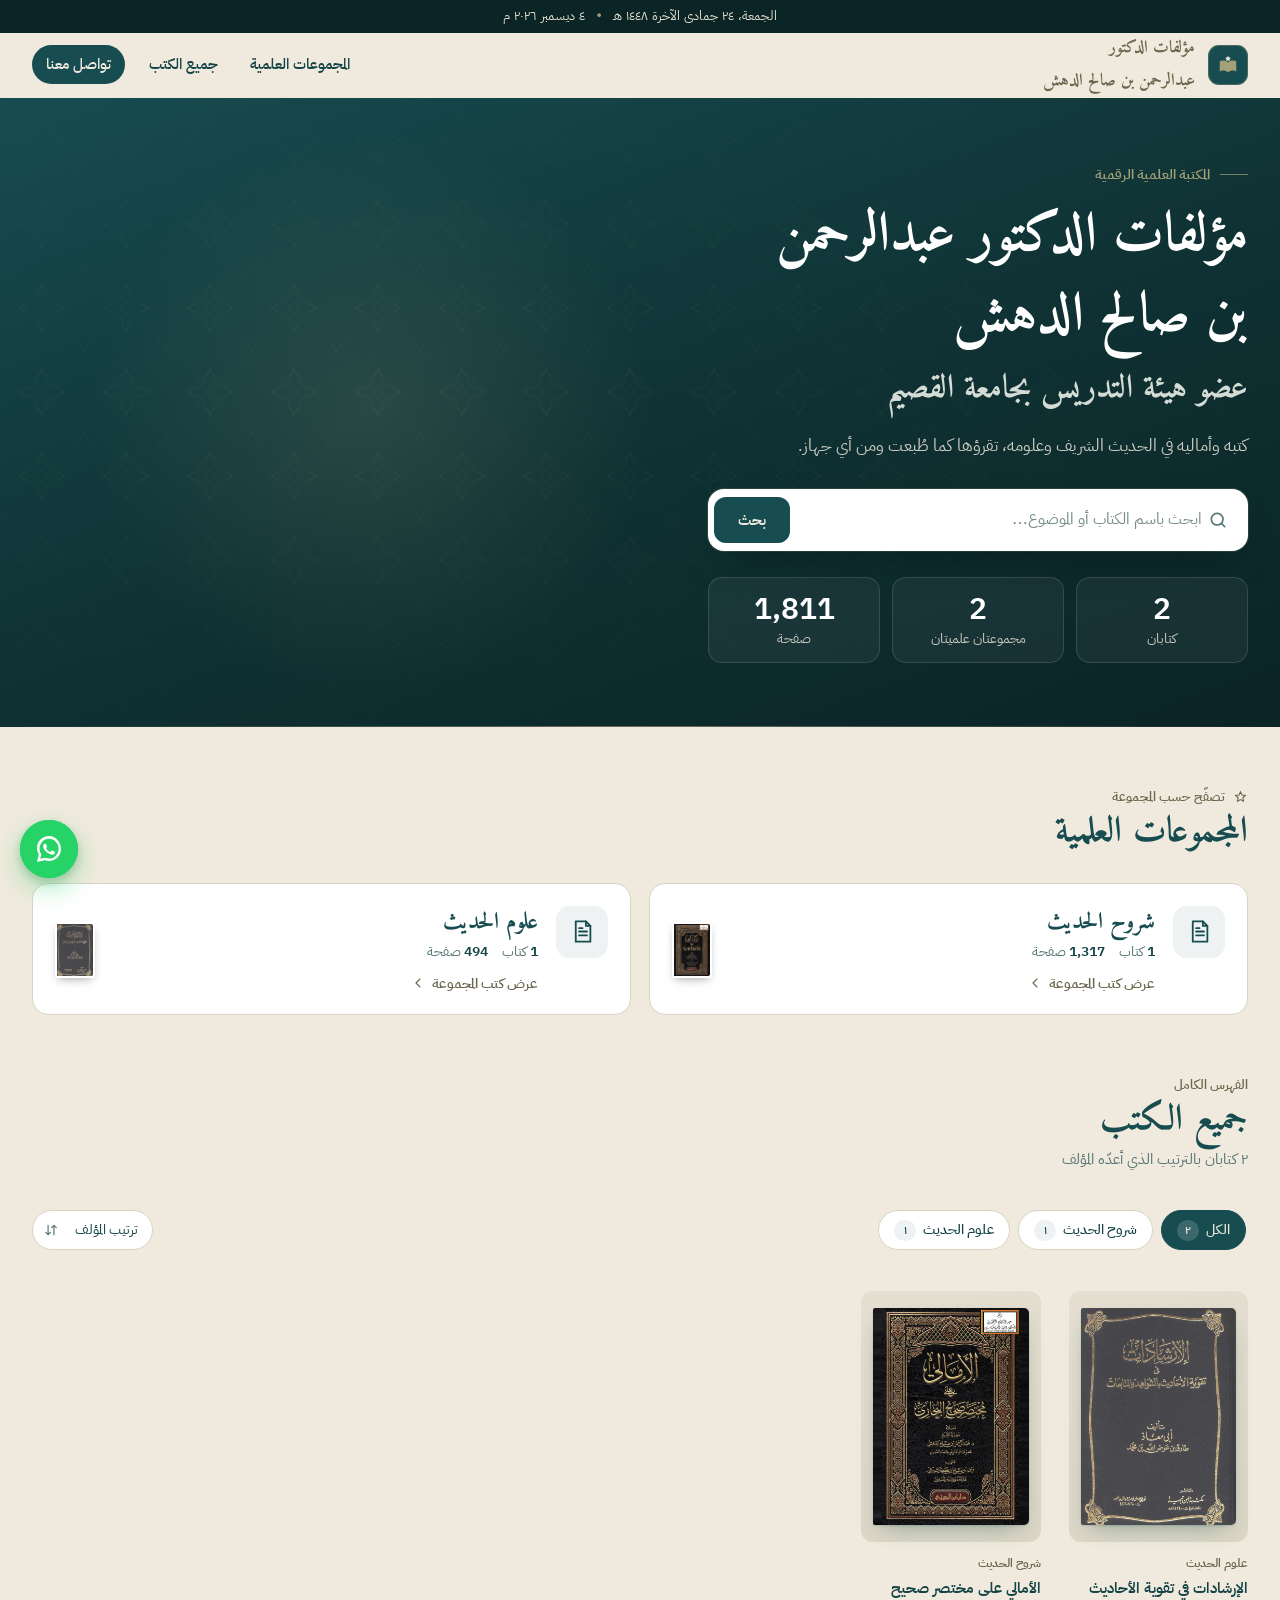
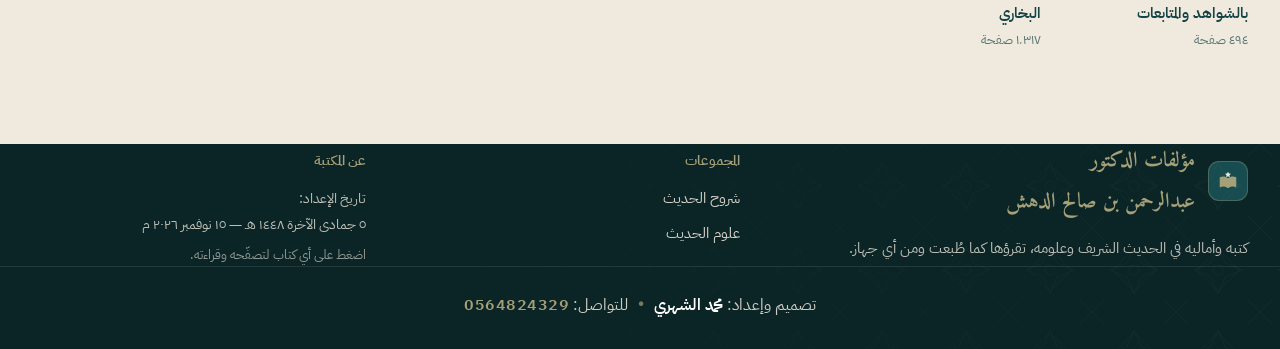
<file: index.html>
<!doctype html>
<html lang="ar" dir="rtl">
<head>
<meta charset="utf-8">
<meta http-equiv="Cache-Control" content="no-cache">
<meta name="viewport" content="width=device-width,initial-scale=1">
<!-- SHARE:START (يُولَّد تلقائياً: python3 tools/configure.py رابط-الموقع) -->
<title>مؤلفات الدكتور عبدالرحمن بن صالح الدهش — عضو هيئة التدريس بجامعة القصيم</title>
<meta name="description" content="مكتبة رقمية مجانية لـعضو هيئة التدريس بجامعة القصيم: كتبه وأماليه في الحديث الشريف وعلومه، تقرؤها كما طُبعت ومن أي جهاز.، تُقرأ بتقليب الصفحات على الجوال والكمبيوتر.">
<meta property="og:type" content="website">
<meta property="og:locale" content="ar_SA">
<meta property="og:site_name" content="مؤلفات الدكتور عبدالرحمن بن صالح الدهش">
<meta property="og:title" content="مؤلفات الدكتور عبدالرحمن بن صالح الدهش — عضو هيئة التدريس بجامعة القصيم">
<meta property="og:description" content="مكتبة رقمية مجانية لـعضو هيئة التدريس بجامعة القصيم: كتبه وأماليه في الحديث الشريف وعلومه، تقرؤها كما طُبعت ومن أي جهاز.، تُقرأ بتقليب الصفحات على الجوال والكمبيوتر.">
<meta property="og:url" content="https://mohdalshehri.github.io/aldahash/">
<meta property="og:image" content="https://mohdalshehri.github.io/aldahash/assets/og.jpg">
<meta property="og:image:secure_url" content="https://mohdalshehri.github.io/aldahash/assets/og.jpg">
<meta property="og:image:type" content="image/jpeg">
<meta property="og:image:width" content="1200">
<meta property="og:image:height" content="630">
<meta property="og:image:alt" content="مؤلفات الدكتور عبدالرحمن بن صالح الدهش — عضو هيئة التدريس بجامعة القصيم">
<meta name="twitter:card" content="summary_large_image">
<meta name="twitter:title" content="مؤلفات الدكتور عبدالرحمن بن صالح الدهش — عضو هيئة التدريس بجامعة القصيم">
<meta name="twitter:description" content="مكتبة رقمية مجانية لـعضو هيئة التدريس بجامعة القصيم: كتبه وأماليه في الحديث الشريف وعلومه، تقرؤها كما طُبعت ومن أي جهاز.، تُقرأ بتقليب الصفحات على الجوال والكمبيوتر.">
<meta name="twitter:image" content="https://mohdalshehri.github.io/aldahash/assets/og.jpg">
<link rel="canonical" href="https://mohdalshehri.github.io/aldahash/">
<!-- SHARE:END -->
<meta name="theme-color" content="#174c50">
<!-- THEME:START (يُولَّد تلقائياً: python3 tools/configure.py) --><style id="lib-theme">:root:root{--t-primary:#174c50;--t-primary-rgb:23 76 80;--t-primary-l:#25575b;--t-primary-2:#11393c;--t-primary-2-rgb:17 57 60;--t-primary-d:#0f3133;--t-primary-d-rgb:15 49 51;--t-primary-dd:#0b2426;--t-primary-dd-rgb:11 36 38;--t-stage:#091e20;--t-stage-rgb:9 30 32;--t-sheet:#0c2628;--t-zoom:#07181a;--t-annbar-rgb:12 38 40;--t-accent:#a4a078;--t-accent-rgb:164 160 120;--t-accent-2-rgb:164 160 120;--t-accent-m:#8b8866;--t-accent-text:#6a674d;--t-bg:#f0eade;--t-bg-rgb:240 234 222;--t-bg-2:#e2ddcc;--t-card:#faf9f5;--t-soft:#e6e0d1;--t-line:#d7d4c3;--t-line-2:#d6d4c3;--t-ink:#144346;--t-ink-rgb:20 67 70;--t-muted:#567574;--t-muted-2:#5d7a79;--t-on-dark-2:#e2ddcc;--t-on-dark-3:#e8e3d4;--t-placeholder:#778e8b;--t-chip:#e7e3d8;--t-chip-h:#e1dbca;--t-tint:#e2ddcc;--t-tint-2:#ece6d9;--t-pg:#f7f3ed;--t-pg-2:#e8e3d4;--t-pg-ink:#a5a88f;--t-fan:#0d2a2c;--t-line-h:#c1bfa9;--t-line-h2:#c3c1ac;--t-frame:#e4dfd1;--t-frame-2:#dbd7c6;--t-frame-h:#d9d5c4;--t-frame-h2:#d0cdb9;--t-dot:#9ca492;--t-highlight:#d4dcd5;--t-pat:url("data:image/svg+xml,%3Csvg xmlns='http://www.w3.org/2000/svg' width='84' height='84' viewBox='0 0 84 84'%3E%3Cg fill='none' stroke='%23a4a078' stroke-width='.7' stroke-opacity='.22'%3E%3Cpath d='M42 18l7 17 17 7-17 7-7 17-7-17-17-7 17-7z'/%3E%3Crect x='27' y='27' width='30' height='30' transform='rotate(45 42 42)'/%3E%3Ccircle cx='42' cy='42' r='5'/%3E%3Cpath d='M0 0l12 12M84 0L72 12M0 84l12-12M84 84L72 72'/%3E%3C/g%3E%3C/svg%3E")}</style><!-- THEME:END -->
<script>try{var _t=localStorage.getItem("lib-theme:"+location.pathname.replace(/[^/]*$/,""));if(_t){var _s=document.getElementById("lib-theme")||document.createElement("style");_s.id="lib-theme";_s.textContent=_t;if(!_s.parentNode)document.head.appendChild(_s)}}catch(e){}</script>
<link rel="stylesheet" href="assets/style.css?v=53">
<link rel="stylesheet" href="assets/home.css?v=53">
<!-- PWA:START (يُولَّد تلقائياً: python3 tools/pwa.py) -->
<link rel="manifest" href="manifest.webmanifest">
<link rel="icon" type="image/png" sizes="32x32" href="assets/favicon-32.png">
<link rel="icon" type="image/png" sizes="192x192" href="assets/icon-192.png">
<link rel="apple-touch-icon" sizes="180x180" href="assets/apple-touch-icon.png">
<meta name="mobile-web-app-capable" content="yes">
<meta name="apple-mobile-web-app-capable" content="yes">
<meta name="apple-mobile-web-app-title" content="د. الدهش">
<meta name="apple-mobile-web-app-status-bar-style" content="default">
<script>if("serviceWorker" in navigator)addEventListener("load",function(){navigator.serviceWorker.register("sw.js").catch(function(){})})</script>
<!-- PWA:END -->
</head>
<body class="home">
<div class="datebar" id="today" aria-label="تاريخ اليوم"></div>

<header class="topbar" id="topbar">
  <div class="wrap">
    <a class="brand" href="./" aria-label="الصفحة الرئيسية">
      <span class="brand-mark"><svg viewBox="0 0 64 64" aria-hidden="true"><path d="M10 22c8-3.5 15-2.5 22 2.5v27c-7-5-14-6-22-2.5z M54 22c-8-3.5-15-2.5-22 2.5v27c7-5 14-6 22-2.5z" style="fill:var(--t-accent)"/><path d="M32 7l2.4 4.9 5.4.8-3.9 3.8.9 5.4L32 19.4l-4.8 2.5.9-5.4-3.9-3.8 5.4-.8z" style="fill:var(--t-bg)"/></svg></span>
      <span class="brand-txt"><b id="bTitle">المكتبة</b><small id="bAuthor"></small></span>
    </a>
    <nav class="nav" aria-label="التنقل الرئيسي">
      <a href="#colls">المجموعات العلمية</a>
      <a href="#library">جميع الكتب</a>
      <a href="#soon" id="navSoon" hidden>قيد الإعداد</a>
      <a href="#top" id="navTop" hidden>الأكثر قراءة</a>
      <a href="#" class="wa" id="navWa" hidden target="_blank" rel="noopener">تواصل معنا</a>
    </nav>
    <button class="tb-search" id="tbSearch" aria-label="البحث عن كتاب"><svg viewBox="0 0 24 24" fill="none" stroke="currentColor" stroke-width="2" stroke-linecap="round"><circle cx="11" cy="11" r="7"/><path d="m20 20-3.5-3.5"/></svg></button>
  </div>
</header>

<section class="hero" aria-labelledby="title">
  <div class="pat"></div><div class="hero-glow"></div>
  <div class="wrap">
    <div class="hero-txt">
      <span class="eyebrow rv">المكتبة العلمية الرقمية</span>
      <h1 class="rv d1"><span id="title">المكتبة</span><span class="au" id="author"></span></h1>
      <p class="lead rv d2" id="subtitle"></p>
      <form class="hsearch rv d3" id="sForm" role="search">
        <svg viewBox="0 0 24 24" fill="none" stroke="currentColor" stroke-width="2" stroke-linecap="round" aria-hidden="true"><circle cx="11" cy="11" r="7"/><path d="m20 20-3.5-3.5"/></svg>
        <label class="sr" for="q">ابحث في المكتبة</label>
        <input id="q" type="search" placeholder="ابحث باسم الكتاب أو الموضوع…" autocomplete="off" enterkeyhint="search">
        <button type="button" class="hs-clear" id="qClear" aria-label="مسح البحث">✕</button>
        <button type="submit">بحث</button>
      </form>
      <ul class="hfacts rv d4" id="facts"></ul>
    </div>
    <div class="fan rv d2" id="fan" aria-label="من مؤلفات المكتبة"></div>
  </div>
</section>

<div class="wrap stats-wrap">
<section class="stats" id="stats" hidden aria-label="إحصاءات المكتبة">
  <div class="stats-card">
    <div class="st-main">
      <div class="st-icon" aria-hidden="true"><svg viewBox="0 0 24 24" fill="none" stroke="currentColor" stroke-width="1.8" stroke-linecap="round" stroke-linejoin="round"><circle cx="9" cy="8" r="3.2"/><path d="M3 19.5c.8-3.2 3.2-5 6-5s5.2 1.8 6 5"/><circle cx="17" cy="9" r="2.4"/><path d="M15.6 14.6c2.6-.4 4.6 1.2 5.4 4.4"/></svg></div>
      <div class="st-vis">
        <div class="st-v">
          <div class="st-lbl">الزوار منذ إطلاق الموقع</div>
          <div class="st-big"><b id="stVisitors" dir="ltr">0</b><span>زائر</span></div>
        </div>
        <div class="st-v st-v2" id="st28Box" hidden>
          <div class="st-lbl">آخر 28 يوماً</div>
          <div class="st-big"><b id="st28" dir="ltr">0</b><span>زائر</span></div>
        </div>
      </div>
    </div>
    <div class="st-mini">
      <div class="st-chip"><b id="stBooks" dir="ltr">0</b><span>كتاباً</span></div>
      <div class="st-chip" id="stCountriesChip" hidden><b id="stCountries" dir="ltr">0</b><span>دولة</span></div>
    </div>
    <div class="st-countries" id="stCountryBox" hidden>
      <div class="st-sub">الزوار حسب الدولة</div>
      <ul id="stCountryList"></ul>
    </div>
  </div>
</section>
</div>

<section class="sec soon-sec" id="soon" aria-labelledby="soonH" hidden>
  <div class="wrap">
    <div class="soon-box rv">
      <div class="soon-head">
        <span class="soon-ic" aria-hidden="true"><svg viewBox="0 0 24 24" fill="none" stroke="currentColor" stroke-width="1.7" stroke-linecap="round" stroke-linejoin="round"><path d="M6 3h12M6 21h12"/><path d="M7 3c0 5 4 6 5 9-1 3-5 4-5 9M17 3c0 5-4 6-5 9 1 3 5 4 5 9"/><path d="M9.5 18.5h5"/></svg></span>
        <div><div class="soon-kicker">قريباً بإذن الله</div><h2 id="soonH">كتب قيد الإعداد</h2><p id="soonSub"></p></div>
      </div>
      <div class="soon-row" id="soonRow"></div>
    </div>
  </div>
</section>

<section class="sec" id="colls" aria-labelledby="collsH" hidden>
  <div class="wrap">
    <div class="sec-head rv">
      <div><div class="sec-kicker"><svg viewBox="0 0 24 24" fill="none" stroke="currentColor" stroke-width="1.8"><path d="M12 3l2.4 4.9 5.4.8-3.9 3.8.9 5.4L12 15.4l-4.8 2.5.9-5.4-3.9-3.8 5.4-.8z"/></svg>تصفّح حسب المجموعة</div>
      <h2 id="collsH">المجموعات العلمية</h2></div>
    </div>
    <div class="colls" id="collList"></div>
  </div>
</section>

<section class="cont" id="cont" hidden aria-labelledby="contH">
  <div class="wrap">
    <div class="sec-head rv"><div><div class="sec-kicker">محفوظ في جهازك</div><h2 id="contH">تابع القراءة</h2></div></div>
    <div class="cont-row" id="contRow"></div>
  </div>
</section>

<section class="sec" id="top" aria-labelledby="topH" hidden>
  <div class="wrap">
    <div class="sec-head rv"><div><div class="sec-kicker">بحسب عدد المشاهدات</div><h2 id="topH">الأكثر قراءة</h2></div></div>
    <div class="row rank rv" id="topRow"></div>
  </div>
</section>

<section class="sec" id="library" aria-labelledby="libH">
  <div class="wrap">
    <div class="sec-head rv"><div><div class="sec-kicker">الفهرس الكامل</div><h2 id="libH">جميع الكتب</h2><p id="libSub"></p></div></div>
    <div id="libAnchor" aria-hidden="true"></div>
    <div class="lib-bar" id="libBar">
      <nav class="cats" id="cats" aria-label="تصنيفات الكتب" hidden></nav>
      <label class="sortbox"><span class="sr">ترتيب الكتب</span>
        <select id="sort"><option value="">ترتيب المؤلف</option><option value="new">الأحدث إضافة</option><option value="az">أبجدياً</option><option value="pages">الأكبر حجماً</option></select>
        <svg viewBox="0 0 24 24" fill="none" stroke="currentColor" stroke-width="2" stroke-linecap="round" stroke-linejoin="round" aria-hidden="true"><path d="M7 4v16M3 16l4 4 4-4M17 20V4M13 8l4-4 4 4"/></svg>
      </label>
    </div>
    <div class="res-line" id="resLine" hidden><span class="count" id="count" hidden></span><span id="resTxt"></span><button type="button" id="resClear">عرض كل الكتب</button></div>
    <main class="shelf" id="shelf" aria-live="polite">
<!-- SEO:START (يُولَّد تلقائياً: python3 tools/build_seo.py — لا تعدّل هنا) -->
<noscript>
<style>#shelf>noscript{display:block;grid-column:1/-1}.seo-ns{line-height:1.9}.seo-ns h2{font-family:var(--display);color:var(--emerald);margin:0 0 6px}.seo-ns h3{color:var(--gold);margin:22px 0 6px;font-size:18px}.seo-ns ul{margin:0;padding-inline-start:22px}.seo-ns a{color:var(--ink)}</style>
<section class="seo-ns" aria-label="قائمة الكتب">
<h2>مؤلفات الدكتور عبدالرحمن بن صالح الدهش — الدكتور عبدالرحمن بن صالح الدهش</h2>
<p>كتبه وأماليه في الحديث الشريف وعلومه، تقرؤها كما طُبعت ومن أي جهاز: كتابان تُقرأ مجاناً بتقليب الصفحات على الجوال والكمبيوتر.</p>
<h3>شروح الحديث</h3><ul><li><a href="kitab/b02.html">الأمالي على مختصر صحيح البخاري</a></li></ul>
<h3>علوم الحديث</h3><ul><li><a href="kitab/b01.html">الإرشادات في تقوية الأحاديث بالشواهد والمتابعات</a></li></ul>
</section>
</noscript>
<!-- SEO:END -->
</main>
  </div>
</section>

<footer class="foot">
  <div class="pat"></div>
  <div class="wrap foot-in">
    <div class="foot-about">
      <a class="brand" href="./"><span class="brand-mark"><svg viewBox="0 0 64 64" aria-hidden="true"><path d="M10 22c8-3.5 15-2.5 22 2.5v27c-7-5-14-6-22-2.5z M54 22c-8-3.5-15-2.5-22 2.5v27c7-5 14-6 22-2.5z" style="fill:var(--t-accent)"/><path d="M32 7l2.4 4.9 5.4.8-3.9 3.8.9 5.4L32 19.4l-4.8 2.5.9-5.4-3.9-3.8 5.4-.8z" style="fill:var(--t-bg)"/></svg></span>
        <span class="brand-txt"><b id="fTitle"></b><small id="fAuthor"></small></span></a>
      <p id="fSub"></p>
    </div>
    <div><h4>المجموعات</h4><ul id="fCats"></ul></div>
    <div id="foot"><h4>عن المكتبة</h4></div>
  </div>
  <div class="foot-bot"><div class="wrap"><div class="credit">تصميم وإعداد: <b>محمد الشهري</b><span class="sep">•</span>للتواصل: <a href="https://wa.me/966564824329" target="_blank" rel="noopener" dir="ltr">0564824329</a></div></div></div>
</footer>

<a class="wa-fab" id="waFab" hidden target="_blank" rel="noopener" aria-label="تواصل عبر واتساب">
  <svg viewBox="0 0 32 32" aria-hidden="true"><path fill="currentColor" d="M16.04 3C9.4 3 4 8.36 4 14.97c0 2.3.65 4.45 1.8 6.28L4 29l7.97-1.76a12.1 12.1 0 0 0 4.07.7C22.66 27.94 28 22.6 28 15.97 28 9.36 22.66 3 16.04 3Zm0 22.6c-1.3 0-2.56-.25-3.72-.73l-.27-.11-4.73 1.04 1.06-4.55-.18-.29a9.6 9.6 0 0 1-1.6-5.3c0-5.3 4.04-9.97 9.44-9.97 5.32 0 9.6 4.47 9.6 9.97 0 5.42-4.28 9.94-9.6 9.94Zm5.3-7.2c-.29-.15-1.72-.85-1.98-.95-.27-.1-.46-.15-.66.15-.19.29-.75.95-.92 1.14-.17.2-.34.22-.63.08-.29-.15-1.22-.45-2.33-1.43-.86-.77-1.44-1.71-1.61-2-.17-.3-.02-.45.13-.6.13-.13.29-.34.44-.51.14-.17.19-.29.29-.49.1-.2.05-.37-.03-.51-.07-.15-.65-1.57-.9-2.15-.23-.56-.47-.49-.65-.5h-.56c-.2 0-.51.08-.78.37-.27.29-1.02 1-1.02 2.43s1.05 2.82 1.2 3.02c.14.2 2.06 3.14 5 4.4.7.3 1.24.48 1.67.62.7.22 1.34.19 1.84.12.56-.08 1.72-.7 1.97-1.38.24-.68.24-1.26.17-1.38-.07-.12-.27-.2-.56-.34Z"/></svg>
  <span class="wa-tip">تواصل معنا</span>
</a>
<script src="assets/common.js?v=52"></script>
<script>
(async function () {
  const { loadLibrary, readerUrl, ar, store, en, track, hits, bookPath, plural } = window.Lib;
  const $ = (id) => document.getElementById(id);
  const data = await loadLibrary();
  const site = data.site, books = data.books;
  // «جديد»: كتاب أُضيف بعد إطلاق المكتبة (site.preparedDate) وخلال آخر site.newDays يوماً (45 افتراضياً)
  const NEW_DAYS = +site.newDays || 45, launch = String(site.preparedDate || "").slice(0, 10);
  const isNew = (b) => { const d = String(b.added || "").slice(0, 10); if (!/^\d{4}-\d{2}-\d{2}$/.test(d) || (launch && d <= launch)) return false; return (Date.now() - Date.parse(d)) / 86400000 <= NEW_DAYS; };
  const plain = (x) => (x || "").replace(/[ً-ْ]/g, "");
  const el = (tag, cls, txt) => { const e = document.createElement(tag); if (cls) e.className = cls; if (txt != null) e.textContent = txt; return e; };

  // ===== النصوص الأساسية =====
  if (site.title) { $("title").textContent = site.title; document.title = plain(site.title) + (site.author ? " — " + site.author : ""); }
  $("author").textContent = site.author || ""; $("author").hidden = !site.author;
  $("subtitle").textContent = site.subtitle || ""; $("subtitle").hidden = !site.subtitle;
  // الشعار (الشريط العلوي والتذييل): brandTitle/brandSub من books.json، وإن لم توجد فالعنوان والمؤلف
  $("bTitle").textContent = $("fTitle").textContent = site.brandTitle || site.title || "المكتبة";
  $("bAuthor").textContent = $("fAuthor").textContent = site.brandSub || site.author || "";
  $("fSub").textContent = site.subtitle || "";
  // اسم المؤلف بالخط اليدوي (اختياري): "nameArt": "assets/name.svg" — يظهر في الشعار والتذييل وتحت العنوان بلون الهوية
  if (site.nameArt) {
    const label = site.brandSub || site.author || "";
    const art = () => { const s = el("span", "name-art"); s.setAttribute("role", "img"); s.setAttribute("aria-label", label); s.style.setProperty("--na", `url("${new URL(site.nameArt, location.href).href}")`); return s; };
    const img = new Image(); img.onload = () => { if (img.naturalWidth && img.naturalHeight) document.documentElement.style.setProperty("--na-ratio", img.naturalWidth / img.naturalHeight); }; img.src = site.nameArt;
    document.querySelectorAll(".brand-txt").forEach((bt) => { bt.classList.add("has-art"); bt.querySelectorAll("b,small").forEach((x) => x.classList.add("sr")); bt.appendChild(art()); });
    const au = $("author"); au.classList.add("has-art"); au.replaceChildren(art()); au.hidden = false;
  }

  // عنوان المكتبة كاملاً بالخط اليدوي (اختياري، v39): "titleArt": "assets/title.svg" — يحل محل العنوان وسطر المؤلف في القسم الافتتاحي.
  // داخل SVG: الأجزاء class="t" تأخذ لون العنوان، و class="n" لون سطر المؤلف (حسب الهوية)، وبدون class تبقى بألوانها.
  if (site.titleArt) {
    const h1 = $("title").parentNode, label = plain(site.title || "") + (site.author ? " — " + site.author : "") + (site.tagline ? " — " + site.tagline : "");
    h1.style.visibility = "hidden";
    const show = (node) => { const box = el("span", "title-art"); box.appendChild(node); h1.classList.add("h1-art"); h1.replaceChildren(el("span", "sr", label), box); h1.style.visibility = ""; };
    (async () => {
      try {
        const r = await fetch(site.titleArt, { cache: "no-cache" }), t = await r.text();
        const sv = new DOMParser().parseFromString(t, "image/svg+xml").documentElement;
        if (!r.ok || sv.nodeName.toLowerCase() !== "svg") throw 0;
        sv.querySelectorAll("script,foreignObject").forEach((x) => x.remove());
        sv.removeAttribute("width"); sv.removeAttribute("height"); sv.removeAttribute("role"); sv.removeAttribute("aria-label"); sv.setAttribute("aria-hidden", "true");
        show(document.importNode(sv, true));
      } catch (e) { const im = new Image(); im.alt = ""; im.onload = () => show(im); im.onerror = () => { h1.style.visibility = ""; }; im.src = site.titleArt; }
    })();
  }

  // تاريخ اليوم (هجري وميلادي)
  const fmtH = (d) => new Intl.DateTimeFormat("ar-SA-u-ca-islamic-umalqura-nu-arab", { weekday: "long", day: "numeric", month: "long", year: "numeric" }).format(d);
  const fmtG = (d) => new Intl.DateTimeFormat("ar-SA-u-ca-gregory-nu-arab", { day: "numeric", month: "long", year: "numeric" }).format(d) + " م";
  const fmtH2 = (d) => new Intl.DateTimeFormat("ar-SA-u-ca-islamic-umalqura-nu-arab", { day: "numeric", month: "long", year: "numeric" }).format(d);
  const now = new Date(), tb = $("today");
  [fmtH(now), fmtG(now)].forEach((txt, i) => { if (i) tb.appendChild(el("span", "sep", "•")); tb.appendChild(el("span", "", txt)); });

  // ===== التصنيفات =====
  // الكتاب له تصنيف أساسي (category) ويمكن أن يتبع تصنيفات إضافية (alsoIn) دون أن يتكرر في «الكل»
  const catsOf = (b) => [b.category, ...(Array.isArray(b.alsoIn) ? b.alsoIn : [])].filter(Boolean);
  const cats = (site.categories || []).filter((c) => books.some((b) => catsOf(b).includes(c)));
  books.forEach((b) => catsOf(b).forEach((c) => { if (!cats.includes(c)) cats.push(c); }));
  const inCat = (c) => books.filter((b) => catsOf(b).includes(c));
  const pagesOf = (list) => list.reduce((a, b) => a + (+b.pages || 0), 0);
  // ===== المجموعات الرئيسية (site.groups، v40): مجموعة ← تصنيفات ← كتب. بدونها يبقى العرض كما كان =====
  const GROUPS = [];
  if (Array.isArray(site.groups) && site.groups.length) {
    // كل المجموعات وتصنيفاتها تظهر دائماً حتى لو كانت فارغة (حالة «لا توجد كتب» أنيقة)، والأعداد محسوبة من الكتب الفعلية
    // عنصر في cats قد يكون قسماً فرعياً {title, cats:[…]} (مثل «أبحاث علمية محكمة» وتحته تصنيفان) — v44
    site.groups.forEach((g) => { if (!g || !g.name) return; const flat = [], secs = [];
      (g.cats || []).forEach((c) => { if (c && typeof c === "object" && Array.isArray(c.cats)) { const cs = c.cats.filter(Boolean); secs.push({ title: c.title || "", cats: cs, at: flat.length }); flat.push(...cs); } else if (c) flat.push(c); });
      GROUPS.push({ name: g.name, desc: g.desc || "", icon: g.icon || "", cats: flat, secs }); });
    const rest = cats.filter((c) => !GROUPS.some((g) => g.cats.includes(c)));
    if (rest.length) GROUPS.push({ name: "أخرى", desc: "", icon: "book", cats: rest });
  }
  const catDesc = (c) => (site.catDesc && site.catDesc[c]) || "";
  const isDirect = (g) => g && g.cats.length === 1 && g.cats[0] === g.name; // مجموعة بلا تصنيفات فرعية
  const LB = site.catLabels || {}; const lbT = (c) => (LB[c] && LB[c].t) || c, lbS = (c) => (LB[c] && LB[c].s) || ""; // v45
  const secOf = (c) => { for (const g of GROUPS) for (const x of g.secs || []) if (x.cats.includes(c)) return x.title; return ""; };
  const grpOf = (c) => (GROUPS.find((g) => g.cats.includes(c)) || {}).name || "";
  const inGrp = (g) => books.filter((b) => catsOf(b).some((c) => g.cats.includes(c)));

  // حقائق سريعة (محسوبة من بيانات المكتبة فقط)
  const facts = $("facts");
  const fact = (n, t) => { if (!n) return; const li = el("li"); const b = el("b", "", en(n)); b.dir = "ltr"; li.append(b, el("span", "", t)); facts.appendChild(li); };
  fact(books.length, plural(books.length, "book")); { const ng = GROUPS.length || cats.length; fact(ng, plural(ng, "group")); } fact(pagesOf(books), plural(pagesOf(books), "page"));

  // واتساب
  let waNum = String(site.whatsapp || "").replace(/[^0-9]/g, "");
  if (waNum.startsWith("00")) waNum = waNum.slice(2);
  if (/^05\d{8}$/.test(waNum)) waNum = "966" + waNum.slice(1); else if (/^5\d{8}$/.test(waNum)) waNum = "966" + waNum;
  if (waNum) {
    const fab = $("waFab"), msg = site.whatsappMsg || ("السلام عليكم ورحمة الله، تواصلت معكم من موقع " + plain(site.title || "المكتبة"));
    fab.href = $("navWa").href = "https://wa.me/" + waNum + "?text=" + encodeURIComponent(msg);
    if (site.whatsappLabel) fab.querySelector(".wa-tip").textContent = site.whatsappLabel;
    fab.hidden = false; $("navWa").hidden = false;
  }

  // ===== الأغلفة: صورة الغلاف، أو الصفحة الأولى من الكتاب إن لم يوجد غلاف =====
  const coverCache = {}; let pdfjsP = null;
  function coverFromPdf(b) {
    if (!coverCache[b.file]) coverCache[b.file] = (async () => {
      pdfjsP = pdfjsP || import("./lib/pdf.min.mjs").then((m) => { m.GlobalWorkerOptions.workerSrc = "lib/pdf.worker.min.mjs"; return m; });
      const pdfjs = await pdfjsP;
      const doc = await pdfjs.getDocument({ url: b.file, disableAutoFetch: true }).promise;
      const page = await doc.getPage(1), vp0 = page.getViewport({ scale: 1 }), vp = page.getViewport({ scale: 420 / vp0.width });
      const c = document.createElement("canvas"); c.width = vp.width; c.height = vp.height; c.dir = "ltr";
      const cx = c.getContext("2d"); cx.direction = "ltr";
      await page.render({ canvasContext: cx, viewport: vp }).promise; doc.destroy();
      return c.toDataURL("image/jpeg", 0.85);
    })();
    return coverCache[b.file];
  }
  const lazy = new IntersectionObserver((ents) => ents.forEach((en_) => {
    if (!en_.isIntersecting) return; lazy.unobserve(en_.target);
    const holder = en_.target, b = holder._book;
    coverFromPdf(b).then((src) => { const img = new Image(); img.alt = ""; img.src = src; holder.replaceChildren(img); }).catch((e) => { console.warn(e); holder.querySelector(".ph").classList.remove("loading"); });
  }), { rootMargin: "300px" });
  function coverInto(holder, b) {
    if (b.cover) {
      // الغلاف: تحميل كسول + إعادة محاولة مرتين عند فشل الشبكة، ثم الصفحة الأولى من الكتاب كبديل
      const img = new Image(); img.loading = "lazy"; img.alt = b.title || ""; img.dataset.try = "0";
      holder.classList.add("ld");
      img.onload = () => { holder.classList.remove("ld"); };
      img.onerror = () => {
        const t = +img.dataset.try + 1; img.dataset.try = t;
        if (t <= 2) { setTimeout(() => { img.src = b.cover + (b.cover.includes("?") ? "&" : "?") + "r=" + t + Date.now(); }, 600 * t); return; }
        img.remove(); holder.classList.remove("ld");
        holder.appendChild(el("div", "ph loading", b.title)); holder._book = b; lazy.observe(holder);
      };
      img.src = b.cover; holder.appendChild(img); return;
    }
    holder.appendChild(el("div", "ph loading", b.title)); holder._book = b; lazy.observe(holder);
  }

  // ===== بطاقة الكتاب =====
  function card(b) {
    const a = el("a", "card"); a.href = readerUrl(b); a.dataset.path = bookPath(b);
    const fr = el("div", "frame"), cv = el("div", "cv"); coverInto(cv, b); fr.appendChild(cv);
    if (isNew(b)) { fr.appendChild(el("span", "new-badge", "جديد")); a.classList.add("is-new"); }
    a.appendChild(fr);
    if (b.category) a.appendChild(el("div", "card-tag", catsOf(b).map((c) => lbT(c) + (lbS(c) ? " · " + lbS(c) : "")).join(" • ")));
    a.appendChild(el("h3", "", b.title)); a.title = b.title;
    const m = el("div", "meta"); if (b.pages) m.appendChild(el("span", "", ar(b.pages) + " " + plural(b.pages, "page")));
    const vw = el("span", "views"); vw.hidden = true; m.appendChild(vw); a.appendChild(m);
    return a;
  }

  // ===== مروحة الأغلفة في القسم الرئيسي: أكبر كتاب في كل مجموعة =====
  const withCover = books.filter((b) => b.cover);
  let feat = [...new Set(cats.map((c) => inCat(c).filter((b) => b.cover).sort((x, y) => (+y.pages || 0) - (+x.pages || 0))[0]).filter(Boolean))];
  withCover.slice().sort((x, y) => (+y.pages || 0) - (+x.pages || 0)).forEach((b) => { if (feat.length < 3 && !feat.includes(b)) feat.push(b); });
  feat = feat.slice(0, 3).sort((x, y) => (+x.pages || 0) - (+y.pages || 0)); // الأكبر في المنتصف (آخر عنصر)
  if (feat.length === 3) {
    const pos = ["side r", "side l", "c"]; // الأكبر في المنتصف، والأصغران على الجانبين
    feat.forEach((b, i) => { const a = el("a", pos[i]); a.href = readerUrl(b); a.title = b.title; a.setAttribute("aria-label", b.title);
      const img = new Image(); img.alt = ""; img.src = b.cover; img.decoding = "async"; a.appendChild(img); $("fan").appendChild(a); });
  } else $("fan").hidden = true;

  // ===== بطاقات المجموعات =====
  const ICONS = {
    quran: '<path d="M4 6.5C6.5 5.3 9.2 5.5 12 7.3v10.2c-2.8-1.8-5.5-2-8-.8z"/><path d="M20 6.5c-2.5-1.2-5.2-1-8 .8v10.2c2.8-1.8 5.5-2 8-.8z"/><path d="M5 21l14-3.5M19 21L5 17.5"/>',
    fiqh: '<path d="M12 3v18M7 21h10"/><path d="M5 7h14"/><path d="M5 7l-3 7a3 3 0 0 0 6 0z"/><path d="M19 7l-3 7a3 3 0 0 0 6 0z"/><circle cx="12" cy="4.5" r="1.4"/>',
    tashih: '<path d="M12 2.8l2.3 1.7 2.8-.2.9 2.7 2.4 1.5-.8 2.7.8 2.7-2.4 1.5-.9 2.7-2.8-.2L12 19.6l-2.3-1.7-2.8.2-.9-2.7-2.4-1.5.8-2.7-.8-2.7L6 7.2l.9-2.7 2.8.2z"/><path d="m8.8 11.4 2.2 2.2 4.3-4.4"/>',
    hadith: '<path d="M6 3h9l4 4v14H6z"/><path d="M15 3v4h4M9 12h7M9 15.5h7M9 9h3"/>',
    sira: '<path d="M4 21V11l8-6 8 6v10"/><path d="M9 21v-6a3 3 0 0 1 6 0v6"/><path d="M12 2v3"/>',
    dawah: '<path d="M10 2.5h4M12 2.5V5"/><path d="M8 9a4 4 0 0 1 8 0v7a3 3 0 0 1-3 3h-2a3 3 0 0 1-3-3z"/><path d="M8 9h8M9.5 21.5h5"/><path d="M12 12.5c-1 1-1 2.2 0 3.2 1-1 1-2.2 0-3.2z"/>',
    thesis: '<path d="M2.5 9 12 4.5 21.5 9 12 13.5z"/><path d="M6.5 11v4.5c0 1.6 2.5 3 5.5 3s5.5-1.4 5.5-3V11"/><path d="M21.5 9v5"/>',
    family: '<path d="M3.5 11 12 4l8.5 7"/><path d="M5.5 9.5V20h13V9.5"/><circle cx="9.5" cy="12.6" r="1.6"/><circle cx="14.5" cy="12.6" r="1.6"/><path d="M7 20v-2.2a2.5 2.5 0 0 1 5 0V20M12 20v-2.2a2.5 2.5 0 0 1 5 0V20"/>',
    tarbiya: '<path d="M12 21v-9"/><path d="M12 12c0-4 3-6.5 7-6.5 0 4-3 6.5-7 6.5z"/><path d="M12 14.5C12 11.5 9.8 9.5 6 9.5c0 3 2.2 5 6 5z"/><path d="M7 21h10"/>',
    mawaith: '<path d="M4 5.5h16v10H11l-4.5 4v-4H4z"/><path d="M12 13.2s-3.2-1.9-3.2-4a1.7 1.7 0 0 1 3.2-.8 1.7 1.7 0 0 1 3.2.8c0 2.1-3.2 4-3.2 4z"/>',
    heart: '<path d="M12 20s-7.5-4.6-7.5-10.2A4.3 4.3 0 0 1 12 7.2a4.3 4.3 0 0 1 7.5 2.6C19.5 15.4 12 20 12 20z"/>',
    book: '<path d="M5 4h11a3 3 0 0 1 3 3v13H8a3 3 0 0 1-3-3z"/><path d="M5 17a3 3 0 0 1 3-3h11"/>'
  };
  const iconFor = (c) => /^(ال)?علم( |$)|طلب العلم/.test(c) ? ICONS.thesis : /آداب|الآداب|أخلاق|اخلاق/.test(c) ? ICONS.heart : /قرآن|القرآن|تفسير|تجويد/.test(c) ? ICONS.quran : /فقه|أصول|اصول/.test(c) ? ICONS.fiqh : /تصحيح|عقيد|عقائد/.test(c) ? ICONS.tashih
    : /حديث|سنة|السنة/.test(c) ? ICONS.hadith : /سيرة|السيرة/.test(c) ? ICONS.sira : /تربو|تربي|سلوك/.test(c) ? ICONS.tarbiya : /أسر|اسر|الأسرة|زواج/.test(c) ? ICONS.family : /مواعظ|موعظ|رقائق|خطب/.test(c) ? ICONS.mawaith : /دعو/.test(c) ? ICONS.dawah : /رسائل|رسالة|أطروح|ماجستير|دكتوراه/.test(c) ? ICONS.thesis : /علمي|علوم/.test(c) ? ICONS.thesis : ICONS.book;
  const svg = (p) => '<svg viewBox="0 0 24 24" fill="none" stroke="currentColor" stroke-width="1.6" stroke-linecap="round" stroke-linejoin="round" aria-hidden="true">' + p + "</svg>";
  if (cats.length && !GROUPS.length) {
    $("colls").hidden = false;
    $("collList").dataset.n = cats.length;
    cats.forEach((c, i) => {
      const list = inCat(c);
      const btn = el("button", "coll rv"); btn.type = "button"; btn.dataset.val = c; btn.style.transitionDelay = (i * 0.07) + "s";
      const ic = el("span", "coll-ic"); ic.innerHTML = svg(iconFor(c)); btn.appendChild(ic);
      const tx = el("span", "coll-txt"); tx.appendChild(el("h3", "", c));
      const meta = el("span", "coll-meta"); meta.innerHTML = "<span><b></b> <span class=\"w\"></span></span><span><b></b> <span class=\"w\"></span></span>";
      meta.querySelectorAll("b")[0].textContent = en(list.length); meta.querySelectorAll("b")[1].textContent = en(pagesOf(list));
      meta.querySelectorAll(".w")[0].textContent = plural(list.length, "book"); meta.querySelectorAll(".w")[1].textContent = plural(pagesOf(list), "page"); tx.appendChild(meta); btn.appendChild(tx);
      const cvs = el("span", "coll-covers"); list.filter((b) => b.cover).slice(0, 3).forEach((b) => { const im = new Image(); im.alt = ""; im.loading = "lazy"; im.src = b.cover; cvs.appendChild(im); }); btn.appendChild(cvs);
      const go = el("span", "coll-go"); go.innerHTML = "عرض كتب المجموعة " + svg('<path d="M15 6l-6 6 6 6"/>'); btn.appendChild(go);
      btn.setAttribute("aria-label", c + " — " + list.length + " " + plural(list.length, "book"));
      btn.onclick = () => { setCat(curCat === c ? "" : c); goLib(); };
      $("collList").appendChild(btn);
      const li = el("li"); const a = el("a", "", c); a.href = "#library"; a.onclick = (e) => { e.preventDefault(); setCat(c); goLib(); }; li.appendChild(a); $("fCats").appendChild(li);
    });
  }

  // ===== كتب قيد الإعداد (data.upcoming): بلا ملفات، فلا تدخل «الكل» ولا عدد الكتب والصفحات =====
  const soon = Array.isArray(data.upcoming) ? data.upcoming.filter((x) => x && x.title) : [];
  const soonTitle = site.upcomingTitle || "كتب قيد الإعداد";
  function soonToast(t) {
    let el_ = document.getElementById("soonToast");
    if (!el_) { el_ = el("div", "soon-toast"); el_.id = "soonToast"; el_.setAttribute("role", "status"); document.body.appendChild(el_); }
    el_.textContent = t; el_.classList.add("show"); clearTimeout(soonToast._t); soonToast._t = setTimeout(() => el_.classList.remove("show"), 2600);
  }
  if (soon.length) {
    $("soon").hidden = false; $("navSoon").hidden = false; $("navSoon").textContent = "قيد الإعداد";
    $("soonH").textContent = soonTitle;
    $("soonSub").textContent = ar(soon.length) + " " + plural(soon.length, "work") + " يعمل عليها المؤلف، وتُضاف للمكتبة فور اكتمالها.";
    soon.forEach((b) => {
      const c = el("div", "soon-card"); c.tabIndex = 0; c.setAttribute("role", "button"); c.setAttribute("aria-label", b.title + " — قيد الإعداد"); c.title = b.title;
      const fr = el("div", "soon-frame");
      if (b.cover) { const im = new Image(); im.loading = "lazy"; im.alt = b.title; im.src = b.cover; fr.appendChild(im); } else fr.appendChild(el("div", "ph", b.title));
      fr.appendChild(el("span", "soon-badge", "قيد الإعداد"));
      c.append(fr, el("h3", "", b.title));
      if (b.note) c.appendChild(el("div", "soon-note", b.note));
      const tell = () => soonToast("«" + b.title + "» قيد الإعداد، ويُتاح قريباً بإذن الله");
      c.onclick = tell; c.onkeydown = (e) => { if (e.key === "Enter" || e.key === " ") { e.preventDefault(); tell(); } };
      $("soonRow").appendChild(c);
    });
    // بطاقة أولى مميزة في «المجموعات العلمية»
    if (!$("colls").hidden && !GROUPS.length) {
      const btn = el("button", "coll coll-soon rv"); btn.type = "button";
      const ic = el("span", "coll-ic"); ic.innerHTML = '<svg viewBox="0 0 24 24" fill="none" stroke="currentColor" stroke-width="1.6" stroke-linecap="round" stroke-linejoin="round" aria-hidden="true"><path d="M6 3h12M6 21h12"/><path d="M7 3c0 5 4 6 5 9-1 3-5 4-5 9M17 3c0 5-4 6-5 9 1 3 5 4 5 9"/><path d="M9.5 18.5h5"/></svg>'; btn.appendChild(ic);
      const tx = el("span", "coll-txt"); tx.appendChild(el("h3", "", soonTitle));
      const meta = el("span", "coll-meta"); meta.innerHTML = "<span><b></b> " + plural(soon.length, "book") + "</span><span>قريباً</span>"; meta.querySelector("b").textContent = en(soon.length); tx.appendChild(meta); btn.appendChild(tx);
      const cvs = el("span", "coll-covers"); soon.filter((b) => b.cover).slice(0, 3).forEach((b) => { const im = new Image(); im.alt = ""; im.loading = "lazy"; im.src = b.cover; cvs.appendChild(im); }); btn.appendChild(cvs);
      const go = el("span", "coll-go"); go.innerHTML = 'عرض الكتب <svg viewBox="0 0 24 24" fill="none" stroke="currentColor" stroke-width="1.6" stroke-linecap="round" stroke-linejoin="round" aria-hidden="true"><path d="M15 6l-6 6 6 6"/></svg>'; btn.appendChild(go);
      btn.onclick = () => { const y = $("soon").getBoundingClientRect().top + scrollY - $("topbar").offsetHeight - 10; window.scrollTo({ top: y, behavior: "smooth" }); };
      $("collList").prepend(btn); $("collList").dataset.n = cats.length + 1;
    }
  }

  const stamp = (b) => b.added || b.date || "";

  // ===== جميع الكتب =====
  const shelf = $("shelf");
  $("libSub").textContent = books.length ? ar(books.length) + " " + plural(books.length, "book") + " بالترتيب الذي أعدّه المؤلف" : "";
  // الجديد أولاً (الأحدث إضافة)، ثم باقي الكتب بترتيب المؤلف
  const shelfOrder = books.filter(isNew).sort((x, y) => (stamp(y) > stamp(x) ? 1 : stamp(y) < stamp(x) ? -1 : 0)).concat(books.filter((b) => !isNew(b)));
  const cards = shelfOrder.map((b, i) => { const c = card(b); c._b = b; c._i = i; c.dataset.q = norm([b.title, b.author || "", ...catsOf(b), ...catsOf(b).map(grpOf), ...catsOf(b).map(secOf), site.author].join(" ")); c._cats = catsOf(b); c._grps = catsOf(b).map(grpOf); shelf.appendChild(c); return c; });
  const empty = el("div", "empty"); empty.innerHTML = "<b></b><span></span>";
  empty.querySelector("b").textContent = books.length ? "لا توجد نتائج مطابقة" : "لا توجد كتب بعد";
  empty.querySelector("span").textContent = books.length ? "جرّب كلمة أخرى، أو اختر «الكل»." : "";
  empty.hidden = books.length > 0; shelf.appendChild(empty);

  // أزرار التصنيف
  let curCat = "";
  let gPaint = null, catHook = null;
  if (cats.length && !GROUPS.length) {
    const nav = $("cats"); nav.hidden = false;
    const mk = (label, val, n) => {
      const c = el("button", "chip" + (val === curCat ? " on" : ""), label); c.type = "button"; c.dataset.val = val;
      c.appendChild(el("small", "", ar(n))); c.onclick = () => setCat(val); nav.appendChild(c);
    };
    mk("الكل", "", books.length);
    cats.forEach((c) => mk(c, c, inCat(c).length));
  }
  function setCat(v) {
    curCat = v;
    $("cats").querySelectorAll(".chip").forEach((x) => x.classList.toggle("on", x.dataset.val === curCat));
    document.querySelectorAll(".coll,.sub").forEach((x) => x.classList.toggle("on", x.dataset.val === curCat));
    if (gPaint) gPaint();
    const act = $("cats").querySelector(".chip.on"), nav = $("cats");
    if (act) nav.scrollTo({ left: act.offsetLeft - (nav.clientWidth - act.offsetWidth) / 2, behavior: "smooth" });
    filter();
  }
  function norm(s) { return String(s || "").toLowerCase().replace(/[أإآ]/g, "ا").replace(/ة/g, "ه").replace(/ى/g, "ي").replace(/[ً-ْـ]/g, ""); }
  function filter() {
    const q = norm($("q").value.trim()); let n = 0;
    cards.forEach((c) => { const show = (!q || c.dataset.q.includes(q)) && (!curCat || (curCat.startsWith("g:") ? c._grps.includes(curCat.slice(2)) : c._cats.includes(curCat))); c.hidden = !show; if (show) { n++; c.classList.add("in"); } });
    empty.hidden = n > 0;
    const on = !!(q || curCat);
    const cnt = $("count"); cnt.hidden = !on; cnt.innerHTML = "النتائج: <b></b>"; cnt.querySelector("b").textContent = ar(n);
    $("resLine").hidden = !on;
    const raw = $("q").value.trim();
    $("resTxt").textContent = [raw ? "عن «" + raw + "»" : "", curCat ? "في «" + (curCat.startsWith("g:") ? curCat.slice(2) : (grpOf(curCat) ? grpOf(curCat) + " ‹ " : "") + curCat) + "»" : ""].filter(Boolean).join(" ");
    $("sForm").classList.toggle("has", !!raw);
    if (catHook) catHook(n, raw);
  }
  // ترتيب الكتب (لا يغيّر البيانات، فقط طريقة العرض)
  $("sort").addEventListener("change", (e) => {
    const v = e.target.value, list = cards.slice();
    if (v === "new") list.sort((x, y) => (stamp(y._b) > stamp(x._b) ? 1 : stamp(y._b) < stamp(x._b) ? -1 : y._i - x._i));
    else if (v === "az") list.sort((x, y) => plain(x._b.title).localeCompare(plain(y._b.title), "ar"));
    else if (v === "pages") list.sort((x, y) => (+y._b.pages || 0) - (+x._b.pages || 0));
    else list.sort((x, y) => x._i - y._i);
    list.forEach((c) => { c.classList.add("in"); c.style.transitionDelay = "0s"; shelf.insertBefore(c, empty); });
  });
  $("resClear").onclick = () => { $("q").value = ""; setCat(""); };
  $("qClear").onclick = () => { $("q").value = ""; filter(); $("q").focus(); };
  const goLib = () => { const y = $("libBar").getBoundingClientRect().top + scrollY - $("topbar").offsetHeight - 60; window.scrollTo({ top: y, behavior: matchMedia("(prefers-reduced-motion: reduce)").matches ? "auto" : "smooth" }); };
  let qt; $("q").addEventListener("input", () => { filter(); clearTimeout(qt); if ($("q").value.trim().length > 1) qt = setTimeout(() => { if ($("libBar").getBoundingClientRect().top > innerHeight * 0.6) goLib(); }, 900); });
  $("sForm").addEventListener("submit", (e) => { e.preventDefault(); clearTimeout(qt); filter(); $("q").blur(); goLib(); });
  $("tbSearch").onclick = () => { window.scrollTo({ top: 0, behavior: "smooth" }); setTimeout(() => $("q").focus(), 350); };
  if (GROUPS.length) initGroups();

  // ===== واجهة المجموعات بثلاثة مستويات (v40) =====
  // المستوى ١: بطاقات المجموعات • المستوى ٢: تصنيفات المجموعة • المستوى ٣: رف الكتب مصفّى. لكل مستوى رابط (#g/المجموعة/التصنيف) فزر الرجوع يعمل
  function initGroups() {
    const G_ICONS = {
      shariah: '<path d="M12 6.5C9.6 4.9 6.8 4.6 3.5 5.6v12.8c3.3-1 6.1-.7 8.5.9 2.4-1.6 5.2-1.9 8.5-.9V5.6c-3.3-1-6.1-.7-8.5.9z"/><path d="M12 6.5v12.8"/><path d="M15.6 9.2a2.2 2.2 0 1 0 1.6 3.7 2.6 2.6 0 0 1-1.6-3.7z"/>',
      arabic: '<text x="12" y="15.2" text-anchor="middle" font-family="Amiri,serif" font-size="17" font-weight="700" fill="currentColor" stroke="none">ض</text><path d="M4 20.5h16"/>',
      sira: '<path d="M5 21v-8.5a7 7 0 0 1 14 0V21"/><path d="M3 21h18"/><path d="M12 5.5V2.5"/><path d="M10.2 4a1.8 1.8 0 1 0 1.8-1.5"/><path d="M9.5 21v-4a2.5 2.5 0 0 1 5 0v4"/>',
      research: '<path d="M6 3h8l4 4v14H6z"/><path d="M14 3v4h4"/><path d="M9 11h6M9 14h4"/><circle cx="15.5" cy="17.5" r="2.2"/><path d="m14.5 19.3-.8 2.2M16.5 19.3l.8 2.2"/>',
      nahw: '<path d="M4 10h16M4 17h11"/><path d="M6.5 6.5l2.5-1.5M14 6.5l2.5-1.5M7 20.5l2.5-1.5"/><circle cx="18.5" cy="17" r="1.3"/>',
      sarf: '<path d="M4 7h10M4 7l3-3M4 7l3 3"/><path d="M20 17H10M20 17l-3-3M20 17l-3 3"/><circle cx="18" cy="7" r="2.2"/><circle cx="6" cy="17" r="2.2"/>',
      balagha: '<path d="M19.5 3.5C12 4.5 7.5 9.5 6 17l-1.5 3.5"/><path d="M19.5 3.5c.5 6-3.5 11-10 13"/><path d="M9 12.5c2.5 0 4.5-.5 6.5-2"/>',
      adab: '<path d="M4 19.5V6a2 2 0 0 1 2-2h12v15.5H6a2 2 0 0 0-2 2z"/><path d="M4 19.5a2 2 0 0 1 2-2h12"/><path d="M9.5 8.5h5M9.5 11.5h5"/>',
      khutab: '<path d="M7 21V10h10v11"/><path d="M5 10h14"/><path d="M9 10V6.5a3 3 0 0 1 6 0V10"/><path d="M12 3.5V2"/><path d="M5 21h14"/><path d="M10 14h4"/>',
      lecture: '<rect x="9" y="2.5" width="6" height="11" rx="3"/><path d="M5.5 11a6.5 6.5 0 0 0 13 0"/><path d="M12 17.5V21M8.5 21h7"/>',
      peer: '<path d="M6 3h9l3 3v15H6z"/><path d="M9 9h6M9 12h6M9 15h3"/><circle cx="16" cy="17" r="3.2" fill="none"/><path d="m14.6 17 1 1 1.9-2"/>',
      share: '<circle cx="8" cy="7" r="2.6"/><circle cx="16" cy="7" r="2.6"/><path d="M3.5 17a4.5 4.5 0 0 1 9 0M11.5 17a4.5 4.5 0 0 1 9 0"/><path d="M3 21h18"/>'
    };
    const gIconKey = (n) => /شرعي|شريع/.test(n) ? "shariah" : /عرب|لغ/.test(n) ? "arabic" : /سيرة|دعو/.test(n) ? "sira" : /أبحاث|ابحاث|بحوث|مشاركات علمية/.test(n) ? "research" : /مجتمع|اجتماع/.test(n) ? "share" : "";
    const cIconKey = (n) => /رسائل/.test(n) ? "" : /نحو/.test(n) ? "nahw" : /صرف/.test(n) ? "sarf" : /بلاغ/.test(n) ? "balagha" : /أدب/.test(n) ? "adab" : /خطب/.test(n) ? "khutab" : /محاضر|كلمات/.test(n) ? "lecture" : /محكم/.test(n) ? "peer" : /أسرار بيان|اللغة العربية/.test(n) ? "arabic" : /الشريعة/.test(n) ? "shariah" : /مشارك/.test(n) ? "share" : "";
    const icG = (g) => svg(G_ICONS[g.icon] || ICONS[g.icon] || G_ICONS[gIconKey(g.name)] || iconFor(g.name));
    const icC = (c) => svg(G_ICONS[cIconKey(c)] || iconFor(c));
    const arrow = svg('<path d="M15 6l-6 6 6 6"/>'), back = svg('<path d="M9 6l6 6-6 6"/>');
    const enc = (s) => "url(\"data:image/svg+xml," + encodeURIComponent(s) + "\")";
    const PATS = [
      '<svg xmlns="http://www.w3.org/2000/svg" width="60" height="60"><path d="M30 6l7 17 17 7-17 7-7 17-7-17-17-7 17-7z" fill="none" stroke="#000" stroke-width="1.2"/><path d="M13 13h34v34H13z" fill="none" stroke="#000" stroke-width="1.2" transform="rotate(45 30 30)"/></svg>',
      '<svg xmlns="http://www.w3.org/2000/svg" width="44" height="44"><path d="M0 22h44M22 0v44" stroke="#000" stroke-width="1"/><circle cx="22" cy="22" r="6" fill="none" stroke="#000" stroke-width="1.2"/></svg>',
      '<svg xmlns="http://www.w3.org/2000/svg" width="56" height="56"><circle cx="0" cy="0" r="28" fill="none" stroke="#000" stroke-width="1.2"/><circle cx="56" cy="0" r="28" fill="none" stroke="#000" stroke-width="1.2"/><circle cx="0" cy="56" r="28" fill="none" stroke="#000" stroke-width="1.2"/><circle cx="56" cy="56" r="28" fill="none" stroke="#000" stroke-width="1.2"/></svg>',
      '<svg xmlns="http://www.w3.org/2000/svg" width="40" height="40"><path d="M20 4l16 16-16 16L4 20z" fill="none" stroke="#000" stroke-width="1.2"/><circle cx="20" cy="20" r="2.2"/></svg>'
    ].map(enc);
    const sec = $("colls"), list = $("collList"), head = sec.querySelector(".sec-head");
    sec.hidden = false; sec.classList.add("g-mode"); document.body.classList.add("g-site");
    const crumb = el("nav", "gnav"); crumb.setAttribute("aria-label", "مسار التصفح"); crumb.hidden = true; head.after(crumb);
    let viewG = null;
    const meta = (n, w) => { const s_ = el("span", "gm"); const b = el("b", "", en(n)); b.dir = "ltr"; s_.append(b, document.createTextNode(" " + plural(n, w))); return s_; };
    const anim = () => { list.classList.remove("swap"); void list.offsetWidth; list.classList.add("swap"); };
    const topOf = (e) => e.getBoundingClientRect().top + scrollY - $("topbar").offsetHeight - 14;
    const smooth = () => matchMedia("(prefers-reduced-motion: reduce)").matches ? "auto" : "smooth";

    function level1() {
      viewG = ""; crumb.hidden = true; list.className = "colls grps" + (GROUPS.length === 5 ? " g5" : GROUPS.length === 3 || GROUPS.length === 6 ? " g3" : ""); list.replaceChildren(); delete list.dataset.n;
      GROUPS.forEach((g, i) => {
        const bk = inGrp(g), b = el("button", "grp"); b.type = "button"; b.dataset.g = g.name; b.style.setProperty("--pat", PATS[i % PATS.length]);
        const ic = el("span", "grp-ic"); ic.innerHTML = icG(g);
        const body = el("span", "grp-body"); body.appendChild(el("h3", "", g.name)); if (g.desc) body.appendChild(el("span", "grp-desc", g.desc));
        const ft = el("span", "grp-foot");
        if (bk.length) { ft.append(meta(bk.length, "book")); if (!isDirect(g)) ft.append(meta(g.cats.length, "cat")); else { const pg_ = pagesOf(bk); if (pg_) ft.append(meta(pg_, "page")); } }
        else { b.classList.add("grp-empty"); ft.append(el("span", "gm gm-empty", "لا توجد كتب مضافة حالياً")); if (!isDirect(g)) ft.append(meta(g.cats.length, "cat")); }
        const go = el("span", "grp-go"); go.innerHTML = "<span>تصفّح</span>" + arrow; ft.appendChild(go);
        b.append(el("span", "grp-pat"), ic, body, ft);
        b.setAttribute("aria-label", g.name + " — " + (bk.length ? bk.length + " " + plural(bk.length, "book") : "لا توجد كتب مضافة حالياً") + "، " + g.cats.length + " " + plural(g.cats.length, "cat"));
        b.onclick = () => nav(g.name, isDirect(g) ? g.name : "*", "lib"); // المجموعة تفتح على كتبها مباشرة وشريط تصنيفاتها فوقها (بلا مربعات مكررة)
        list.appendChild(b);
      });
      const ex = el("div", "grp-extra");
      const gx = (cls, icon, title, sub, fn) => { const b = el("button", "gx " + cls); b.type = "button"; const ic = el("span", "gx-ic"); ic.innerHTML = icon; const t = el("span", "gx-t"); t.append(el("b", "", title), el("small", "", sub)); const a = el("span", "gx-arr"); a.innerHTML = arrow; b.append(ic, t, a); b.onclick = fn; ex.appendChild(b); };
      gx("gx-all", svg(ICONS.book), "جميع الكتب", en(books.length) + " " + plural(books.length, "book") + " في المكتبة", () => nav("", "", "lib"));
      if (soon.length) gx("gx-soon", svg('<path d="M6 3h12M6 21h12"/><path d="M7 3c0 5 4 6 5 9-1 3-5 4-5 9M17 3c0 5-4 6-5 9 1 3 5 4 5 9"/>'), soonTitle, en(soon.length) + " " + plural(soon.length, "book") + "، قريباً بإذن الله", () => window.scrollTo({ top: topOf($("soon")), behavior: smooth() }));
      list.appendChild(ex);
    }
    function level2(name) {
      const g = GROUPS.find((x) => x.name === name); if (!g) return level1();
      viewG = g.name; list.className = "colls subs"; list.replaceChildren();
      crumb.hidden = false; crumb.replaceChildren();
      const bk = el("button", "gback"); bk.type = "button"; bk.innerHTML = back + "<span>المجموعات</span>"; bk.onclick = () => nav("", "", "colls", true);
      const cur = el("span", "gcur"); cur.innerHTML = icG(g); cur.appendChild(el("b", "", g.name)); cur.setAttribute("aria-current", "page");
      crumb.append(bk, el("span", "gsep", "‹"), cur);
      const sub = (cls, val, icon, title, list_, fn) => {
        const b = el("button", "sub " + cls + (list_.length ? "" : " sub-empty")); b.type = "button"; b.dataset.val = val; b.classList.toggle("on", curCat === val);
        const ic = el("span", "sub-ic"); ic.innerHTML = icon; const t = el("span", "sub-t"); t.appendChild(el("h3", "", lbT(title))); if (lbS(title)) { const sl = el("span", "sub-of"); sl.innerHTML = svg('<path d="M4 7h16M4 12h10M4 17h6"/>'); sl.appendChild(document.createTextNode(lbS(title))); t.appendChild(sl); b.classList.add("sub-peer"); }
        const m = el("span", "sub-m");
        if (list_.length) { m.append(meta(list_.length, "book")); const pg = pagesOf(list_); if (pg) { m.append(el("span", "dot", "•"), meta(pg, "page")); } }
        else m.appendChild(el("span", "gm gm-soon", "لا توجد كتب بعد"));
        t.appendChild(m);
        const a = el("span", "sub-arr"); a.innerHTML = arrow;
        const cv = el("span", "sub-cv"); list_.filter((x) => x.cover).slice(0, 3).forEach((x) => { const im = new Image(); im.alt = ""; im.loading = "lazy"; im.src = x.cover; cv.appendChild(im); });
        b.append(ic, t, a, cv); b.setAttribute("aria-label", title + " — " + list_.length + " " + plural(list_.length, "book")); b.onclick = fn; list.appendChild(b);
      };
      if (inGrp(g).length) sub("sub-all", "g:" + g.name, icG(g), "كل كتب " + g.name, inGrp(g), () => nav(g.name, "*", "lib"));
      else { const e = el("div", "g-empty"); e.innerHTML = svg(ICONS.book); const t = el("div"); t.append(el("b", "", "لم تُضف كتب لمجموعة «" + g.name + "» بعد"), el("span", "", "ستظهر هنا فور إضافتها بإذن الله، وهذه تصنيفاتها:")); e.appendChild(t); list.appendChild(e); }
      g.cats.forEach((c, i) => {
        const sc = (g.secs || []).find((x) => x.at === i && x.title);
        if (sc) { const h = el("div", "g-sec"); h.appendChild(el("b", "", sc.title)); const n_ = books.filter((b) => catsOf(b).some((x) => sc.cats.includes(x))).length; h.appendChild(el("span", "", n_ ? n_ + " " + plural(n_, "book") : "لا توجد كتب بعد")); list.appendChild(h); }
        const inSec = (g.secs || []).some((x) => x.title && x.cats.includes(c)), nextPlain = (g.secs || []).some((x) => x.title && x.at + x.cats.length === i);
        if (nextPlain) { const h = el("div", "g-sec g-sec-rest"); h.appendChild(el("b", "", "تصنيفات أخرى")); list.appendChild(h); }
        sub(inSec ? "sub-in" : "", c, icC(c), c, inCat(c), () => nav(g.name, c, "lib"));
      });
    }
    // شريط التصفية فوق الرف: صف للمجموعات، وصف لتصنيفات المجموعة المختارة
    const navEl = $("cats"), subNav = el("nav", "cats subcats"); subNav.setAttribute("aria-label", "تصنيفات المجموعة"); subNav.hidden = true;
    navEl.hidden = false; $("libBar").classList.add("g-mode"); $("libBar").appendChild(subNav);
    const chip = (host, label, val, n, fn) => { const c = el("button", "chip", label); c.type = "button"; c.dataset.val = val; c.appendChild(el("small", "", ar(n))); if (!n) c.classList.add("chip-empty"); c.onclick = fn; host.appendChild(c); return c; };
    chip(navEl, "الكل", "", books.length, () => nav("", "", "keep"));
    GROUPS.forEach((g) => chip(navEl, g.name, isDirect(g) ? g.name : "g:" + g.name, inGrp(g).length, () => nav(g.name, isDirect(g) ? g.name : "*", "keep")));
    gPaint = () => {
      const g = curCat.startsWith("g:") ? curCat.slice(2) : grpOf(curCat);
      navEl.querySelectorAll(".chip").forEach((x) => x.classList.toggle("on", x.dataset.val === (g ? (isDirect(GROUPS.find((y) => y.name === g)) ? g : "g:" + g) : "")));
      const G_ = GROUPS.find((x) => x.name === g && !isDirect(x)); subNav.hidden = !G_; subNav.replaceChildren();
      if (G_) { chip(subNav, "الكل", "g:" + g, inGrp(G_).length, () => nav(g, "*", "keep")); G_.cats.forEach((c) => chip(subNav, lbT(c), c, inCat(c).length, () => nav(g, c, "keep"))); subNav.querySelectorAll(".chip").forEach((x) => x.classList.toggle("on", x.dataset.val === curCat)); }
      [navEl, subNav].forEach((n_) => { const on_ = n_.querySelector(".chip.on"); if (on_ && !n_.hidden) n_.scrollTo({ left: on_.offsetLeft - (n_.clientWidth - on_.offsetWidth) / 2 }); });
    };
    // التذييل: المجموعات
    GROUPS.forEach((g) => { const li = el("li"); const a = el("a", "", g.name); a.href = "#g/" + encodeURIComponent(g.name); a.onclick = (e) => { e.preventDefault(); nav(g.name, isDirect(g) ? g.name : "*", "lib"); }; li.appendChild(a); $("fCats").appendChild(li); });

    // ===== صفحة التصنيف: عنوان ووصف وعدد وبحث داخل التصنيف، ثم شبكة الأغلفة =====
    const lib = $("library"), ch = el("div", "cat-head"); ch.id = "catHead"; ch.hidden = true; lib.querySelector(".wrap").prepend(ch);
    let catLabel = "";
    function catView(g, c) {
      const G_ = GROUPS.find((x) => x.name === g), all = !c || c === "*", direct = isDirect(G_) && c === g;
      const list_ = all ? inGrp(G_) : inCat(c), title = all ? "كل كتب " + g : c, desc = all ? G_.desc : (catDesc(c) || (direct ? G_.desc : ""));
      const subLine = all ? "" : lbS(c); catLabel = all ? title : lbT(c); ch.replaceChildren();
      const cr = el("nav", "cat-crumb"); cr.setAttribute("aria-label", "مسار التصفح");
      const lk = (t, fn) => { const b = el("button", "", t); b.type = "button"; b.onclick = fn; return b; };
      cr.append(lk("المجموعات", () => nav("", "", "colls")), el("span", "gsep", "‹"));
      if (all || direct) cr.appendChild(el("b", "", g)); else { cr.append(lk(g, () => nav(g, "*", "lib")), el("span", "gsep", "‹")); if (secOf(c)) cr.append(el("span", "cat-sec", secOf(c)), el("span", "gsep", "‹")); cr.appendChild(el("b", "", lbT(c))); }
      const top = el("div", "cat-top"); const ic = el("span", "cat-ic"); ic.innerHTML = all || direct ? icG(G_) : icC(c);
      const tx = el("div", "cat-tx"); if (subLine) tx.appendChild(el("span", "cat-of", subLine)); tx.appendChild(el("h1", "", all ? title : lbT(c))); if (desc) tx.appendChild(el("p", "cat-desc", desc));
      const mt = el("div", "cat-meta"); mt.id = "catMeta"; tx.appendChild(mt); top.append(ic, tx);
      const sb = el("label", "cat-search"); sb.innerHTML = svg('<circle cx="11" cy="11" r="7"/><path d="m20 20-3.5-3.5"/>');
      const inp = el("input"); inp.id = "catQ"; inp.type = "search"; inp.placeholder = "ابحث في " + (all ? "كتب " + g : lbT(c) + (subLine ? " في " + subLine : "")) + "…"; inp.setAttribute("aria-label", inp.placeholder);
      inp.oninput = () => { $("q").value = inp.value; filter(); };
      sb.appendChild(inp); ch.append(cr, top, sb);
      sb.classList.toggle("is-off", !list_.length); inp.disabled = !list_.length; // البحث يحفظ مكانه حتى في التصنيف الفارغ
      $("q").value = ""; ch.hidden = false; document.body.classList.add("cat-view");
      fitCatTitle();
      catHook = (n, raw) => {
        mt.replaceChildren();
        if (!list_.length) { mt.appendChild(el("span", "gm gm-soon", "لا توجد كتب مضافة في " + (direct ? "هذه المجموعة" : "هذا التصنيف") + " حالياً")); return; }
        if (raw) { mt.append(meta(n, "book"), el("span", "dot", "•"), document.createTextNode("نتائج البحث عن «" + raw + "»")); return; }
        mt.append(meta(list_.length, "book")); const pg = pagesOf(list_); if (pg) mt.append(el("span", "dot", "•"), meta(pg, "page"));
      };
      empty.querySelector("b").textContent = list_.length ? "لا توجد نتائج مطابقة" : "لا توجد كتب في «" + title + "» حالياً";
      empty.querySelector("span").textContent = list_.length ? "جرّب كلمة أخرى." : "ستُضاف بإذن الله. يمكنك تصفّح بقية المجموعات.";
      let eb = empty.querySelector(".empty-go"); if (!eb) { eb = el("button", "empty-go", "تصفّح المجموعات العلمية"); eb.type = "button"; eb.onclick = () => nav("", "", "colls"); empty.appendChild(eb); }
      eb.hidden = !!list_.length;
    }
    // عنوان البطاقة في سطر واحد: يصغر الخط قليلاً إذا طال، لتبقى أبعاد البطاقة موحدة
    function fitCatTitle() {
      const h = ch.querySelector(".cat-tx h1"); if (!h || ch.hidden) return;
      h.style.fontSize = ""; let f = parseFloat(getComputedStyle(h).fontSize);
      while (h.scrollWidth > h.clientWidth + 1 && f > 18) { f -= 1; h.style.fontSize = f + "px"; }
    }
    addEventListener("resize", () => { if (document.body.classList.contains("cat-view")) fitCatTitle(); });
    function leaveCat() {
      if (!document.body.classList.contains("cat-view")) return;
      document.body.classList.remove("cat-view"); ch.hidden = true; catHook = null; $("q").value = "";
      empty.querySelector("b").textContent = books.length ? "لا توجد نتائج مطابقة" : "لا توجد كتب بعد";
      empty.querySelector("span").textContent = books.length ? "جرّب كلمة أخرى، أو اختر «الكل»." : "";
      const eb = empty.querySelector(".empty-go"); if (eb) eb.hidden = true;
    }
    $("resClear").onclick = () => nav("", "", "lib");

    const hashOf = (g, c) => g ? "#g/" + encodeURIComponent(g) + (c ? "/" + encodeURIComponent(c) : "") : "";
    function nav(g, c, mode) {
      const h = hashOf(g, c), url = h || location.pathname + location.search;
      if (location.hash !== h) history.pushState(null, "", url);
      // أزرار التصنيفات: تبقى الشاشة ثابتة وشريط التصنيفات في مكانه (لا قفز لأعلى الصفحة)
      const anc = $("libAnchor"), tbH = $("topbar").offsetHeight, a0 = mode === "keep" ? anc.getBoundingClientRect().top : 0;
      apply(mode);
      if (mode === "keep") { const want = Math.max(a0, tbH), d = anc.getBoundingClientRect().top - want; if (Math.abs(d) > 1) window.scrollTo({ top: scrollY + d, behavior: "auto" }); }
    }
    function parse() {
      const m = location.hash.match(/^#g\/([^/]*)(?:\/(.*))?$/);
      if (!m) return location.hash && location.hash !== "#" ? null : { g: "", c: "" };
      try { return { g: decodeURIComponent(m[1]), c: m[2] ? decodeURIComponent(m[2]) : "" }; } catch (e) { return { g: "", c: "" }; }
    }
    function apply(mode) {
      const s_ = parse(); if (!s_) return; // روابط داخلية أخرى (#library…)
      // رابط مجموعة بلا تصنيف (روابط قديمة أو زر الرجوع): يُفتح على كل كتب المجموعة بدل مربعات التصنيفات
      { const G0 = s_.g && !s_.c && GROUPS.find((x) => x.name === s_.g); if (G0) { s_.c = isDirect(G0) ? G0.name : "*"; history.replaceState(null, "", hashOf(s_.g, s_.c)); } }
      const was = viewG;
      if (!s_.g || !GROUPS.some((x) => x.name === s_.g)) { leaveCat(); if (was !== "") { level1(); if (was !== null) anim(); } setCat(""); }
      else {
        const val = s_.c && s_.c !== "*" ? s_.c : "g:" + s_.g;
        if (was !== s_.g) { level2(s_.g); if (was !== null) anim(); }
        if (s_.c) catView(s_.g, s_.c); else leaveCat();
        setCat(val);
      }
      if (mode === "keep") return;
      if (s_.c) { window.scrollTo({ top: Math.max(0, topOf($("library"))), behavior: "auto" }); return; } // ننزل لعنوان المجموعة/التصنيف وكتبه مباشرة
      if (mode === "lib") goLib();
      else if (mode === "colls") { const r_ = sec.getBoundingClientRect().top - $("topbar").offsetHeight; if (r_ < -4 || r_ > innerHeight * 0.35) window.scrollTo({ top: topOf(sec), behavior: "auto" }); } // الرجوع للمجموعات: نعرض قسم المجموعات نفسه
    }
    window.addEventListener("popstate", () => apply("none"));
    // نحفظ مكان القارئ في المكتبة عند فتح كتاب، ونرجعه له عند الضغط على زر المكتبة في القارئ — v44
    const saveView = () => { try { sessionStorage.setItem("libView", JSON.stringify({ h: location.hash, y: Math.round(scrollY) })); } catch (x) {} };
    document.addEventListener("click", (e) => { if (e.target.closest && e.target.closest('a[href^="read.html"]')) saveView(); }, true);
    window.addEventListener("pagehide", saveView);
    const restoreView = () => { let v = null; try { if (sessionStorage.getItem("libRestore")) { sessionStorage.removeItem("libRestore"); v = JSON.parse(sessionStorage.getItem("libView") || "null"); } } catch (x) {}
      if (v && (v.h || "") === location.hash) setTimeout(() => window.scrollTo({ top: v.y, behavior: "auto" }), 300); };
    restoreView(); // الصفحة بُنيت للتو (رجوع من القارئ)
    window.addEventListener("pageshow", (e) => { if (e.persisted) { try { sessionStorage.removeItem("libRestore"); } catch (x) {} } }); // من ذاكرة المتصفح: الموضع محفوظ أصلاً
    level1(); apply(location.hash.startsWith("#g/") ? "lib" : "none");
  }

  // ===== التذييل: تلميح وتاريخ الإعداد =====
  const foot = $("foot");
  foot.appendChild(el("span", "hint", "اضغط على أي كتاب لتصفّحه وقراءته."));
  if (site.preparedDate) {
    const d = new Date(site.preparedDate + "T12:00:00");
    const pr = el("div", "prep"); pr.innerHTML = "تاريخ الإعداد:<br>";
    pr.appendChild(document.createTextNode(isNaN(d) ? site.preparedDate : fmtH2(d) + " — " + fmtG(d)));
    foot.insertBefore(pr, foot.querySelector(".hint"));
  }

  // ===== العدادات: لوحة الإحصاءات + مشاهدات كل كتاب + الأكثر قراءة =====
  const gc = site.counter || "";
  function countUp(e, to, word) {
    if (word && e.nextElementSibling) e.nextElementSibling.textContent = plural(to, word);
    const dur = 900, t0 = performance.now();
    const step = (t) => { const k = Math.min(1, (t - t0) / dur), ez = 1 - Math.pow(1 - k, 3); e.textContent = en(Math.round(to * ez)); if (k < 1) requestAnimationFrame(step); };
    requestAnimationFrame(step);
  }
  if (gc) {
    track(gc, "/", plain(site.title));
    const statsBox = $("stats");
    $("stBooks").textContent = en(books.length); $("stBooks").nextElementSibling.textContent = plural(books.length, "book");
    const loadCountries = async () => {
      const info = window.Lib.repoInfo(); const urls = [];
      if (info) urls.push(`https://raw.githubusercontent.com/${info.owner}/${info.repo}/main/stats.json?t=${Date.now()}`);
      urls.push("stats.json?t=" + Date.now());
      for (const u of urls) { try { const r = await fetch(u, { cache: "no-store" }); if (r.ok) return await r.json(); } catch (e) {} }
      return null;
    };
    const d28 = new Date(Date.now() - 27 * 86400000).toISOString().slice(0, 10);
    Promise.all([hits(gc, "TOTAL"), loadCountries(), hits(gc, "TOTAL", d28)]).then(([n, st, n28]) => {
      const total = Math.max(n || 0, (st && st.total) || 0);
      if (!total) return;
      statsBox.hidden = false;
      countUp($("stVisitors"), total, "visitor");
      const last = Math.min(total, Math.max(n28 || 0, (st && st.last28) || 0));
      if (last) { $("st28Box").hidden = false; countUp($("st28"), last, "visitor"); }
      const list = (st && Array.isArray(st.countries) ? st.countries : []).filter((c) => c && c.code && c.count > 0);
      if (!list.length) return;
      let names; try { names = new Intl.DisplayNames(["ar"], { type: "region" }); } catch (e) {}
      const sum = list.reduce((a, c) => a + c.count, 0);
      $("stCountries").textContent = en(list.length); $("stCountries").nextElementSibling.textContent = plural(list.length, "country"); $("stCountriesChip").hidden = false;
      const ul = $("stCountryList");
      list.sort((a, b) => b.count - a.count).slice(0, 6).forEach((c, i) => {
        const li = document.createElement("li");
        const pct = Math.max(3, Math.round((c.count / sum) * 100));
        let nm = c.code; try { nm = (names && names.of(c.code.toUpperCase())) || c.name || c.code; } catch (e) { nm = c.name || c.code; }
        li.innerHTML = '<span class="cn"></span><span class="bar"><i></i></span><span class="cv" dir="ltr"></span>';
        li.querySelector(".cn").textContent = nm;
        li.querySelector(".cv").textContent = Math.round((c.count / sum) * 100) + "%";
        setTimeout(() => (li.querySelector("i").style.width = pct + "%"), 120 + i * 90);
        ul.appendChild(li);
      });
      $("stCountryBox").hidden = false;
    });
    // مشاهدات كل الكتب (طلبات خفيفة على دفعات صغيرة)
    (async () => {
      const views = new Map(); const queue = books.slice();
      const worker = async () => { while (queue.length) { const b = queue.shift(); const n = await hits(gc, bookPath(b)); views.set(b, n || 0);
        if (n) document.querySelectorAll('.card[data-path="' + CSS.escape(bookPath(b)) + '"] .views').forEach((s) => { s.textContent = en(n) + " " + plural(n, "view"); s.hidden = false; }); } };
      await Promise.all([worker(), worker(), worker(), worker()]);
      const top = books.filter((b) => views.get(b) > 0).sort((x, y) => views.get(y) - views.get(x)).slice(0, 8);
      if (top.length >= 3) {
        top.forEach((b) => { const c = card(b); const s = c.querySelector(".views"); s.textContent = en(views.get(b)) + " " + plural(views.get(b), "view"); s.hidden = false; $("topRow").appendChild(c); });
        $("top").hidden = false; $("navTop").hidden = false; reveal($("top"));
      }
    })();
  }

  // ===== تابع القراءة =====
  function paintCont() {
    const row = $("contRow"); row.innerHTML = "";
    const list = books.map((b) => ({ b, p: parseInt(store.get("pos:" + b.file) || "0", 10), t: parseInt(store.get("last:" + b.file) || "0", 10) }))
      .filter((x) => x.p > 1 && x.t > 0).sort((a, z) => z.t - a.t).slice(0, 6);
    $("cont").hidden = !list.length;
    list.forEach(({ b, p }) => {
      const a = el("a", "cont-card"); a.href = readerUrl(b);
      const img = new Image(); img.alt = ""; img.src = b.cover || ""; img.loading = "lazy";
      const info = el("div", "cont-info");
      const total = b.pages || 0, pct = total ? Math.min(100, Math.round((p / total) * 100)) : 0;
      const pr = el("div", "prog"); const bar = el("i"); bar.style.width = pct + "%"; pr.appendChild(bar);
      info.append(el("b", "", b.title), el("span", "", "صفحة " + ar(p) + (total ? " من " + ar(total) : "")), pr);
      const x = el("button", "cont-x", "✕"); x.title = "إخفاء من القائمة"; x.setAttribute("aria-label", "إخفاء من القائمة");
      x.onclick = (e) => { e.preventDefault(); store.del("last:" + b.file); paintCont(); };
      a.append(img, info, x); row.appendChild(a);
    });
  }
  paintCont();
  window.addEventListener("pageshow", paintCont);

  // ===== الحركة: ظهور تدريجي + الشريط العلوي =====
  const io = "IntersectionObserver" in window ? new IntersectionObserver((ents) => ents.forEach((e) => { if (e.isIntersecting) { e.target.classList.add("in"); io.unobserve(e.target); } }), { rootMargin: "0px 0px -8% 0px" }) : null;
  function reveal(root) { (root || document).querySelectorAll(".rv:not(.in)").forEach((x) => io ? io.observe(x) : x.classList.add("in")); }
  // بطاقات الكتب بلا حركة ظهور: الحركة (شفافية/انزلاق) كانت تمنع كروم أحياناً من رسم الغلاف بعد تحميله
  reveal();
  requestAnimationFrame(() => document.querySelectorAll(".hero .rv").forEach((x) => x.classList.add("in")));
  const tbar = $("topbar"), lb = $("libBar");
  const onScroll = () => { tbar.classList.toggle("stuck", scrollY > 40); lb.classList.toggle("stuck", lb.getBoundingClientRect().top <= tbar.offsetHeight + 1); };
  addEventListener("scroll", onScroll, { passive: true }); onScroll();
})();
</script>
</body>
</html>
</file>
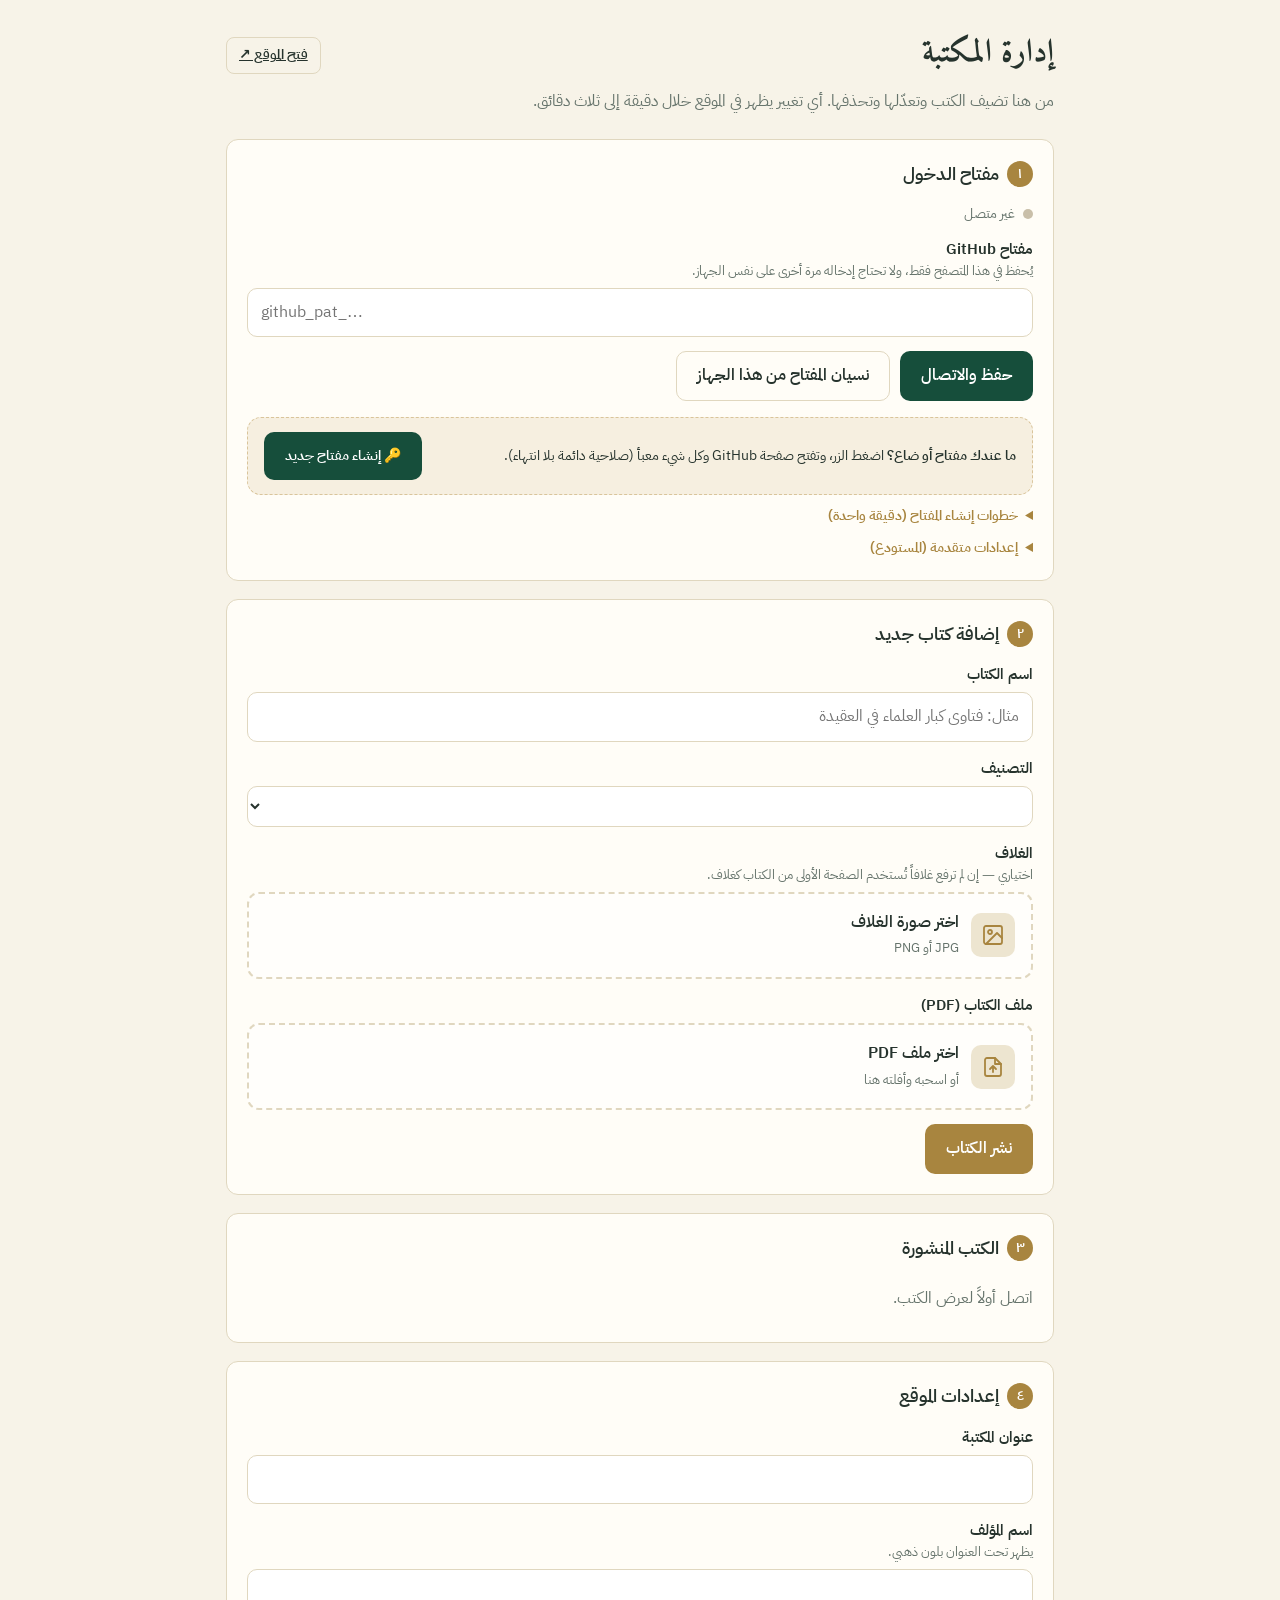
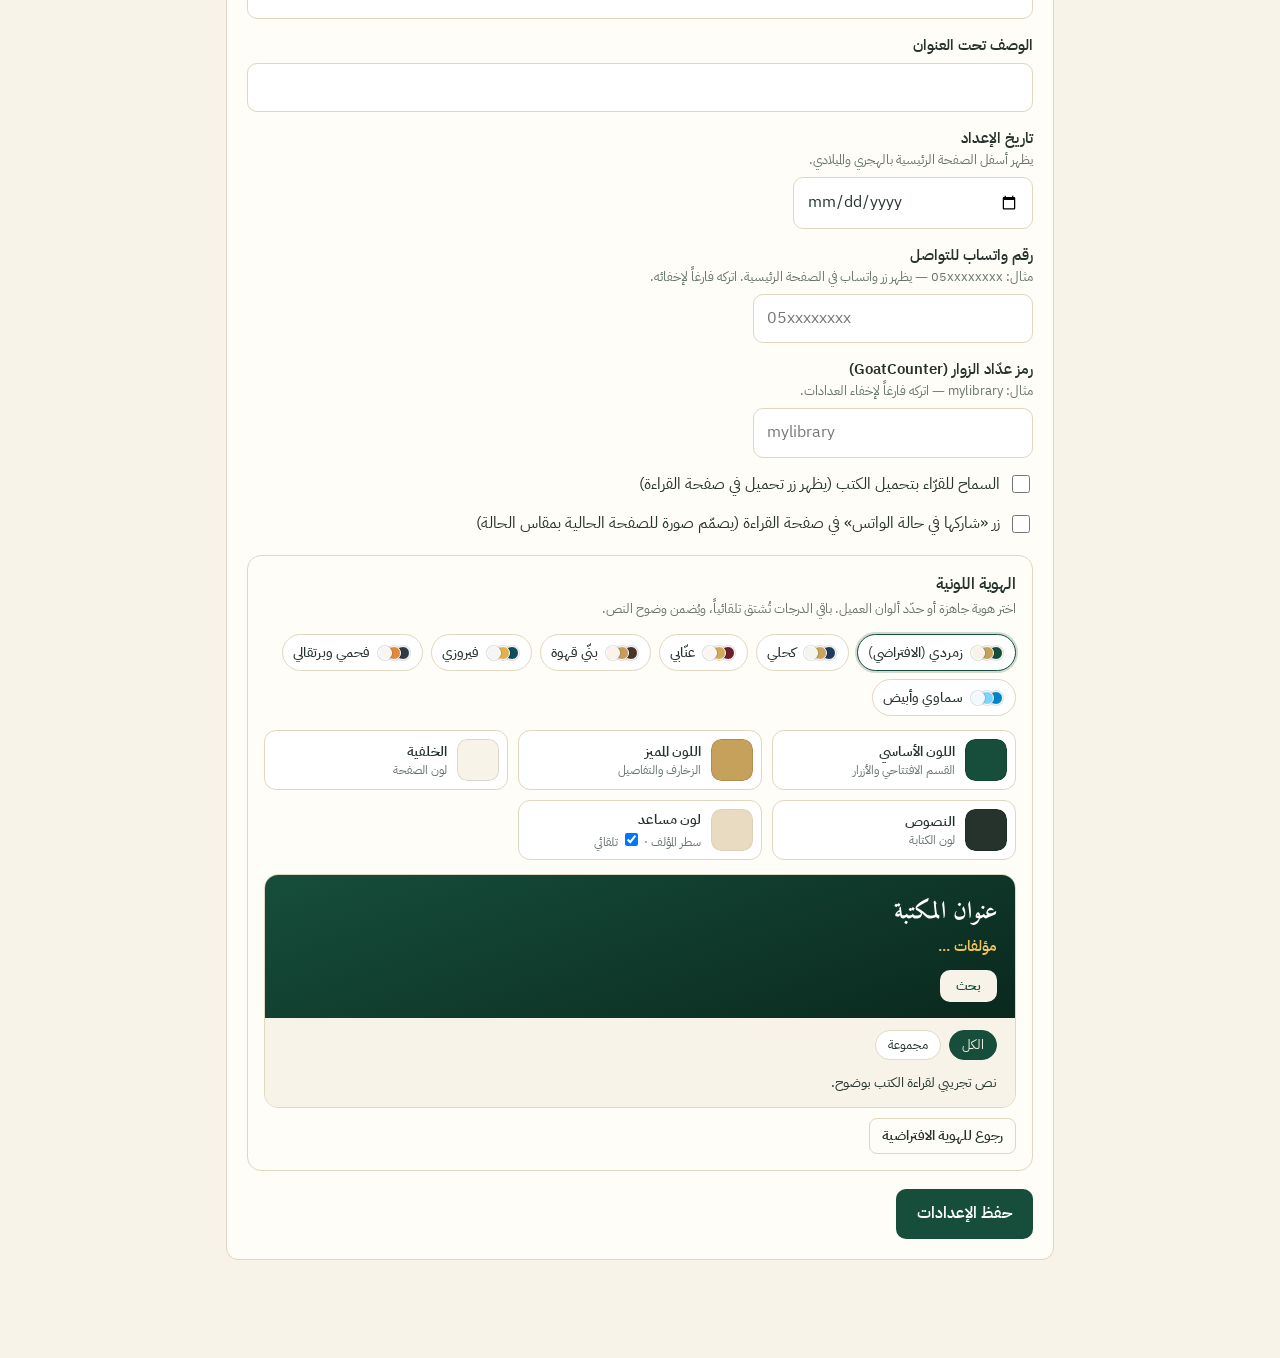
<file: admin.html>
<!doctype html>
<html lang="ar" dir="rtl">
<head>
<meta charset="utf-8">
<meta http-equiv="Cache-Control" content="no-cache">
<meta name="viewport" content="width=device-width,initial-scale=1">
<meta name="robots" content="noindex,nofollow">
<title>إدارة المكتبة</title>
<!-- THEME:START (يُولَّد تلقائياً: python3 tools/configure.py) --><style id="lib-theme">:root:root{--t-primary:#174c50;--t-primary-rgb:23 76 80;--t-primary-l:#25575b;--t-primary-2:#11393c;--t-primary-2-rgb:17 57 60;--t-primary-d:#0f3133;--t-primary-d-rgb:15 49 51;--t-primary-dd:#0b2426;--t-primary-dd-rgb:11 36 38;--t-stage:#091e20;--t-stage-rgb:9 30 32;--t-sheet:#0c2628;--t-zoom:#07181a;--t-annbar-rgb:12 38 40;--t-accent:#a4a078;--t-accent-rgb:164 160 120;--t-accent-2-rgb:164 160 120;--t-accent-m:#8b8866;--t-accent-text:#6a674d;--t-bg:#f0eade;--t-bg-rgb:240 234 222;--t-bg-2:#e2ddcc;--t-card:#faf9f5;--t-soft:#e6e0d1;--t-line:#d7d4c3;--t-line-2:#d6d4c3;--t-ink:#144346;--t-ink-rgb:20 67 70;--t-muted:#567574;--t-muted-2:#5d7a79;--t-on-dark-2:#e2ddcc;--t-on-dark-3:#e8e3d4;--t-placeholder:#778e8b;--t-chip:#e7e3d8;--t-chip-h:#e1dbca;--t-tint:#e2ddcc;--t-tint-2:#ece6d9;--t-pg:#f7f3ed;--t-pg-2:#e8e3d4;--t-pg-ink:#a5a88f;--t-fan:#0d2a2c;--t-line-h:#c1bfa9;--t-line-h2:#c3c1ac;--t-frame:#e4dfd1;--t-frame-2:#dbd7c6;--t-frame-h:#d9d5c4;--t-frame-h2:#d0cdb9;--t-dot:#9ca492;--t-highlight:#d4dcd5;--t-pat:url("data:image/svg+xml,%3Csvg xmlns='http://www.w3.org/2000/svg' width='84' height='84' viewBox='0 0 84 84'%3E%3Cg fill='none' stroke='%23a4a078' stroke-width='.7' stroke-opacity='.22'%3E%3Cpath d='M42 18l7 17 17 7-17 7-7 17-7-17-17-7 17-7z'/%3E%3Crect x='27' y='27' width='30' height='30' transform='rotate(45 42 42)'/%3E%3Ccircle cx='42' cy='42' r='5'/%3E%3Cpath d='M0 0l12 12M84 0L72 12M0 84l12-12M84 84L72 72'/%3E%3C/g%3E%3C/svg%3E")}</style><!-- THEME:END -->
<script>try{var _t=localStorage.getItem("lib-theme:"+location.pathname.replace(/[^/]*$/,""));if(_t){var _s=document.getElementById("lib-theme")||document.createElement("style");_s.id="lib-theme";_s.textContent=_t;if(!_s.parentNode)document.head.appendChild(_s)}}catch(e){}</script>
<link rel="stylesheet" href="assets/style.css?v=53">
<!-- PWA:START (يُولَّد تلقائياً: python3 tools/pwa.py) -->
<link rel="manifest" href="manifest.webmanifest">
<link rel="icon" type="image/png" sizes="32x32" href="assets/favicon-32.png">
<link rel="icon" type="image/png" sizes="192x192" href="assets/icon-192.png">
<link rel="apple-touch-icon" sizes="180x180" href="assets/apple-touch-icon.png">
<meta name="mobile-web-app-capable" content="yes">
<meta name="apple-mobile-web-app-capable" content="yes">
<meta name="apple-mobile-web-app-title" content="د. الدهش">
<meta name="apple-mobile-web-app-status-bar-style" content="default">
<script>if("serviceWorker" in navigator)addEventListener("load",function(){navigator.serviceWorker.register("sw.js").catch(function(){})})</script>
<!-- PWA:END -->
</head>
<body class="admin">
<div class="adm">
  <div class="row" style="justify-content:space-between;margin-bottom:6px">
    <h1>إدارة المكتبة</h1>
    <a class="btn ghost small" href="./" target="_blank" rel="noopener">فتح الموقع ↗</a>
  </div>
  <p class="lead">من هنا تضيف الكتب وتعدّلها وتحذفها. أي تغيير يظهر في الموقع خلال دقيقة إلى ثلاث دقائق.</p>

  <!-- ١) الاتصال -->
  <section class="panel" id="connPanel">
    <h2><span class="n">١</span> مفتاح الدخول</h2>
    <div class="conn" style="margin-bottom:12px"><span class="dot" id="dot"></span><span id="connText">غير متصل</span></div>
    <label class="field">
      <span>مفتاح GitHub <small>يُحفظ في هذا المتصفح فقط، ولا تحتاج إدخاله مرة أخرى على نفس الجهاز.</small></span>
      <input class="input" id="token" type="password" placeholder="github_pat_…" autocomplete="off" dir="ltr">
    </label>
    <div class="row">
      <button class="btn" id="saveToken">حفظ والاتصال</button>
      <button class="btn ghost" id="forget">نسيان المفتاح من هذا الجهاز</button>
    </div>
    <div class="keybox">
      <div><b>ما عندك مفتاح أو ضاع؟</b> اضغط الزر، وتفتح صفحة GitHub وكل شيء معبأ (صلاحية دائمة بلا انتهاء).</div>
      <a class="btn" id="newKey" target="_blank" rel="noopener">🔑 إنشاء مفتاح جديد</a>
    </div>
    <details class="help">
      <summary>خطوات إنشاء المفتاح (دقيقة واحدة)</summary>
      <ol>
        <li>اضغط زر «إنشاء مفتاح جديد» وسجّل دخولك في GitHub إن طُلب.</li>
        <li>الاسم والمدة (<b dir="ltr">No expiration</b>) والصلاحية (<b dir="ltr">Contents: Read and write</b>) معبأة تلقائياً.</li>
        <li>في <b dir="ltr">Repository access</b> اختر <b dir="ltr">Only select repositories</b> ثم اختر <b dir="ltr" id="repoName">maktaba</b>.</li>
        <li>اضغط <b dir="ltr">Generate token</b> في الأسفل، وانسخ المفتاح (يبدأ بـ <span dir="ltr">github_pat_</span>).</li>
        <li>ارجع هنا، والصقه في الخانة، واضغط «حفظ والاتصال».</li>
      </ol>
      المفتاح يبقى محفوظاً في هذا المتصفح، فلا تحتاجه مرة ثانية إلا إذا غيّرت الجهاز أو المتصفح أو مسحت بياناته. وإن ضاع، اصنع مفتاحاً جديداً بنفس الزر واحذف القديم من GitHub.
    </details>
    <details class="help" id="repoBox">
      <summary>إعدادات متقدمة (المستودع)</summary>
      <p style="margin:8px 0">يتم تحديدها تلقائياً من رابط الموقع. لا تغيّرها إلا عند الحاجة.</p>
      <div class="row">
        <input class="input" id="owner" placeholder="اسم الحساب" dir="ltr" style="flex:1">
        <input class="input" id="repo" placeholder="اسم المستودع" dir="ltr" style="flex:1">
      </div>
    </details>
    <div class="status" id="connStatus"></div>
  </section>

  <!-- ٢) إضافة كتاب -->
  <section class="panel" id="addPanel">
    <h2><span class="n">٢</span> إضافة كتاب جديد</h2>
    <label class="field">
      <span>اسم الكتاب</span>
      <input class="input" id="bTitle" placeholder="مثال: فتاوى كبار العلماء في العقيدة">
    </label>
    <label class="field">
      <span>التصنيف</span>
      <select class="input" id="bCat"></select>
    </label>
    <div class="field">
      <span>الغلاف <small>اختياري — إن لم ترفع غلافاً تُستخدم الصفحة الأولى من الكتاب كغلاف.</small></span>
      <label class="drop" id="coverDrop">
        <input type="file" id="bCover" accept="image/*">
        <span class="ic" id="coverIc"><svg viewBox="0 0 24 24" fill="none" stroke="currentColor" stroke-width="1.8" stroke-linecap="round" stroke-linejoin="round"><rect x="3" y="3" width="18" height="18" rx="2"/><circle cx="9" cy="9" r="2"/><path d="m21 15-5-5L5 21"/></svg></span>
        <span><span class="t" id="coverName">اختر صورة الغلاف</span><br><span class="s">JPG أو PNG</span></span>
      </label>
    </div>
    <div class="field">
      <span>ملف الكتاب (PDF)</span>
      <label class="drop" id="pdfDrop">
        <input type="file" id="bPdf" accept="application/pdf,.pdf">
        <span class="ic"><svg viewBox="0 0 24 24" fill="none" stroke="currentColor" stroke-width="1.8" stroke-linecap="round" stroke-linejoin="round"><path d="M14 3H6a2 2 0 0 0-2 2v14a2 2 0 0 0 2 2h12a2 2 0 0 0 2-2V9z"/><path d="M14 3v6h6M12 17v-6m0 0-3 3m3-3 3 3"/></svg></span>
        <span><span class="t" id="pdfName">اختر ملف PDF</span><br><span class="s">أو اسحبه وأفلته هنا</span></span>
      </label>
    </div>
    <button class="btn gold" id="publish">نشر الكتاب</button>
    <div class="progress" id="prog"><i></i></div>
    <div class="status" id="addStatus"></div>
  </section>

  <!-- ٣) الكتب -->
  <section class="panel">
    <h2><span class="n">٣</span> الكتب المنشورة <span class="count" id="bCount" style="font-weight:400"></span></h2>
    <ul class="blist" id="list"><li style="color:var(--muted)">اتصل أولاً لعرض الكتب.</li></ul>
    <div class="status" id="listStatus"></div>
    <input type="file" id="coverSwap" accept="image/*" hidden>
  </section>

  <!-- ٤) إعدادات الموقع -->
  <section class="panel">
    <h2><span class="n">٤</span> إعدادات الموقع</h2>
    <label class="field"><span>عنوان المكتبة</span><input class="input" id="sTitle"></label>
    <label class="field"><span>اسم المؤلف <small>يظهر تحت العنوان بلون ذهبي.</small></span><input class="input" id="sAuthor"></label>
    <label class="field"><span>الوصف تحت العنوان</span><input class="input" id="sSub"></label>
    <label class="field"><span>تاريخ الإعداد <small>يظهر أسفل الصفحة الرئيسية بالهجري والميلادي.</small></span><input class="input" id="sDate" type="date" dir="ltr" style="max-width:240px"></label>
    <label class="field"><span>رقم واتساب للتواصل <small>مثال: 05xxxxxxxx — يظهر زر واتساب في الصفحة الرئيسية. اتركه فارغاً لإخفائه.</small></span><input class="input" id="sWa" dir="ltr" inputmode="tel" placeholder="05xxxxxxxx" style="max-width:280px"></label>
    <label class="field"><span>رمز عدّاد الزوار (GoatCounter) <small>مثال: mylibrary — اتركه فارغاً لإخفاء العدادات.</small></span><input class="input" id="sCounter" dir="ltr" placeholder="mylibrary" style="max-width:280px"></label>
    <label class="check"><input type="checkbox" id="sDl"> السماح للقرّاء بتحميل الكتب (يظهر زر تحميل في صفحة القراءة)</label>
    <label class="check"><input type="checkbox" id="sPs"> زر «شاركها في حالة الواتس» في صفحة القراءة (يصمّم صورة للصفحة الحالية بمقاس الحالة)</label>
    <div class="theme-box" id="themeBox">
      <div class="tb-head"><b>الهوية اللونية</b><small>اختر هوية جاهزة أو حدّد ألوان العميل. باقي الدرجات تُشتق تلقائياً، ويُضمن وضوح النص.</small></div>
      <div class="tb-presets" id="tPresets"></div>
      <div class="tb-grid">
        <label class="tcol"><input type="color" id="tPrimary"><span>اللون الأساسي<small>القسم الافتتاحي والأزرار</small></span></label>
        <label class="tcol"><input type="color" id="tAccent"><span>اللون المميز<small>الزخارف والتفاصيل</small></span></label>
        <label class="tcol"><input type="color" id="tBg"><span>الخلفية<small>لون الصفحة</small></span></label>
        <label class="tcol"><input type="color" id="tInk"><span>النصوص<small>لون الكتابة</small></span></label>
        <div class="tcol"><input type="color" id="tHi" aria-label="لون مساعد"><span>لون مساعد<small>سطر المؤلف · <label style="cursor:pointer"><input type="checkbox" id="tHiAuto" checked> تلقائي</label></small></span></div>
      </div>
      <div class="tprev" aria-hidden="true">
        <div class="tp-hero"><b id="tpTitle">عنوان المكتبة</b><i id="tpAuthor">مؤلفات ...</i><span class="tp-btn">بحث</span></div>
        <div class="tp-body"><span class="tp-chip on">الكل</span><span class="tp-chip">مجموعة</span><p>نص تجريبي لقراءة الكتب بوضوح.</p></div>
      </div>
      <div class="row" style="margin-top:10px"><button class="btn ghost small" id="tReset" type="button">رجوع للهوية الافتراضية</button></div>
    </div>
    <button class="btn" id="saveSite">حفظ الإعدادات</button>
    <div class="status" id="siteStatus"></div>
  </section>
</div>

<script src="assets/common.js?v=52"></script>
<script type="module">
import * as pdfjs from "./lib/pdf.min.mjs";
pdfjs.GlobalWorkerOptions.workerSrc = "lib/pdf.worker.min.mjs";
const { store, repoInfo, ar, titleFromFile } = window.Lib;
const $ = (id) => document.getElementById(id);

// ===== رسائل الحالة =====
function say(id, kind, msg) { const s = $(id); s.className = "status show " + kind; s.textContent = msg; }
function hush(id) { $(id).className = "status"; }

// ===== إعداد المستودع =====
const auto = repoInfo() || {};
$("owner").value = store.get("gh.owner") || auto.owner || "";
$("repo").value = store.get("gh.repo") || auto.repo || "";
$("token").value = store.get("gh.token") || "";
let branch = "main", lib = null, connected = false;

function setKeyLink() {
  const o = $("owner").value.trim(), r = $("repo").value.trim() || "maktaba";
  const q = new URLSearchParams({ name: (r + "-admin").slice(0, 40), description: "Library admin page for " + r, expires_in: "none", contents: "write" });
  if (o) q.set("target_name", o);
  $("newKey").href = "https://github.com/settings/personal-access-tokens/new?" + q.toString();
  $("repoName").textContent = r;
}
setKeyLink(); $("owner").addEventListener("input", setKeyLink); $("repo").addEventListener("input", setKeyLink);
const R = () => `https://api.github.com/repos/${$("owner").value.trim()}/${$("repo").value.trim()}`;

async function gh(method, path, body) {
  const r = await fetch(R() + path, {
    method,
    headers: {
      Authorization: "Bearer " + $("token").value.trim(),
      Accept: "application/vnd.github+json",
      "X-GitHub-Api-Version": "2022-11-28",
      ...(body ? { "Content-Type": "application/json" } : {}),
    },
    body: body ? JSON.stringify(body) : undefined,
    cache: "no-store",
  });
  if (!r.ok) {
    let m = ""; try { m = (await r.json()).message || ""; } catch (e) {}
    const err = new Error(m || r.status); err.status = r.status; throw err;
  }
  return r.status === 204 ? null : r.json();
}
function explain(e) {
  if (e.status === 401) return "المفتاح غير صحيح أو انتهت صلاحيته. اضغط زر «إنشاء مفتاح جديد» بالأسفل.";
  if (e.status === 403) return "المفتاح لا يملك صلاحية الكتابة. تأكد من اختيار Contents: Read and write.";
  if (e.status === 404) return "لم يتم العثور على المستودع، أو أن المفتاح لا يملك صلاحية عليه.";
  if (e.status === 409 || e.status === 422) return "حدث تعارض مؤقت، حاول مرة أخرى.";
  if (e.name === "TypeError") return "تعذّر الاتصال بالإنترنت. تحقق من الاتصال وحاول مرة أخرى.";
  return "حدث خطأ: " + e.message;
}

// ===== أدوات الترميز =====
function b64(buf) {
  const bytes = new Uint8Array(buf); let s = "";
  for (let i = 0; i < bytes.length; i += 0x8000) s += String.fromCharCode.apply(null, bytes.subarray(i, i + 0x8000));
  return btoa(s);
}
const b64text = (t) => b64(new TextEncoder().encode(t));
const fromB64text = (s) => new TextDecoder().decode(Uint8Array.from(atob(s.replace(/\n/g, "")), (c) => c.charCodeAt(0)));

// رفع ملف كبير مع شريط تقدّم
function uploadBlob(buf, onProg) {
  return new Promise((res, rej) => {
    const x = new XMLHttpRequest();
    x.open("POST", R() + "/git/blobs");
    x.setRequestHeader("Authorization", "Bearer " + $("token").value.trim());
    x.setRequestHeader("Accept", "application/vnd.github+json");
    x.setRequestHeader("Content-Type", "application/json");
    x.upload.onprogress = (e) => e.lengthComputable && onProg && onProg(e.loaded / e.total);
    x.onload = () => {
      if (x.status >= 200 && x.status < 300) res(JSON.parse(x.responseText).sha);
      else { const err = new Error(x.statusText); err.status = x.status; rej(err); }
    };
    x.onerror = () => { const e = new TypeError("network"); rej(e); };
    x.send(JSON.stringify({ content: b64(buf), encoding: "base64" }));
  });
}

// حفظ عدة ملفات في تعديل واحد
async function commit(changes, message, onProg) {
  for (let attempt = 0; attempt < 2; attempt++) {
    try {
      const ref = await gh("GET", `/git/ref/heads/${branch}`);
      const base = await gh("GET", `/git/commits/${ref.object.sha}`);
      const tree = [];
      for (const c of changes) {
        if (c.delete) { tree.push({ path: c.path, mode: "100644", type: "blob", sha: null }); continue; }
        if (!c.sha) c.sha = c.buf ? await uploadBlob(c.buf, c.big ? onProg : null)
                                  : (await gh("POST", "/git/blobs", { content: b64text(c.text), encoding: "base64" })).sha;
        tree.push({ path: c.path, mode: "100644", type: "blob", sha: c.sha });
      }
      const t = await gh("POST", "/git/trees", { base_tree: base.tree.sha, tree });
      const cm = await gh("POST", "/git/commits", { message, tree: t.sha, parents: [ref.object.sha] });
      await gh("PATCH", `/git/refs/heads/${branch}`, { sha: cm.sha });
      return;
    } catch (e) { if (attempt === 1 || !(e.status === 409 || e.status === 422)) throw e; }
  }
}

// ===== قراءة قائمة الكتب =====
async function loadLib() {
  try {
    const f = await gh("GET", `/contents/books.json?ref=${branch}`);
    lib = JSON.parse(fromB64text(f.content));
    try { Lib.applyTheme(lib.site && lib.site.theme); } catch (e) {}
  } catch (e) { if (e.status === 404) lib = { site: {}, books: [] }; else throw e; }
  lib.site = lib.site || {}; lib.books = lib.books || [];
  let extra = [];
  try {
    const files = await gh("GET", `/contents/books?ref=${branch}`);
    const known = new Set(lib.books.map((b) => b.file));
    extra = files.filter((f) => f.type === "file" && /\.pdf$/i.test(f.name) && !known.has("books/" + f.name));
  } catch (e) {}
  fillCats();
  render(extra);
  tLoad();
  $("sTitle").value = lib.site.title || ""; $("sAuthor").value = lib.site.author || ""; $("sCounter").value = lib.site.counter || ""; $("sSub").value = lib.site.subtitle || ""; $("sDl").checked = !!lib.site.allowDownload; $("sPs").checked = lib.site.allowPageShare !== false; $("sDate").value = lib.site.preparedDate || ""; $("sWa").value = lib.site.whatsapp || "";
}
function catList() {
  const c = [...(lib.site.categories || [])];
  lib.books.forEach((b) => { if (b.category && !c.includes(b.category)) c.push(b.category); });
  return c;
}
function catSelect(sel, value) {
  sel.innerHTML = "";
  const o0 = document.createElement("option"); o0.value = ""; o0.textContent = "بدون تصنيف"; sel.appendChild(o0);
  catList().forEach((c) => { const o = document.createElement("option"); o.value = c; o.textContent = c; sel.appendChild(o); });
  const on = document.createElement("option"); on.value = "__new"; on.textContent = "＋ تصنيف جديد…"; sel.appendChild(on);
  sel.value = value || "";
}
function pickNewCat(sel, prev) {
  const v = (prompt("اسم التصنيف الجديد:") || "").trim();
  if (!v) { sel.value = prev || ""; return null; }
  if (!lib.site.categories) lib.site.categories = [];
  if (!lib.site.categories.includes(v)) lib.site.categories.push(v);
  return v;
}
function fillCats() { const prev = $("bCat").value; catSelect($("bCat"), prev && prev !== "__new" ? prev : ""); }
$("bCat").addEventListener("change", (e) => { if (e.target.value === "__new") { const v = pickNewCat(e.target, ""); catSelect(e.target, v || ""); } });
const saveLib = (msg, more = []) => commit([...more, { path: "books.json", text: JSON.stringify(lib, null, 2) + "\n" }], msg);

// ===== عرض القائمة =====
function render(extra = []) {
  const ul = $("list"); ul.innerHTML = "";
  $("bCount").textContent = "(" + ar(lib.books.length) + ")";
  if (!lib.books.length && !extra.length) { ul.innerHTML = '<li style="color:var(--muted)">لا توجد كتب بعد.</li>'; return; }
  lib.books.forEach((b, i) => {
    const li = document.createElement("li");
    const img = new Image(); img.alt = ""; if (b.cover) img.src = b.cover + "?v=" + (b.v || 0);
    const bt = document.createElement("div"); bt.className = "bt";
    const t = document.createElement("b"); t.textContent = b.title;
    const s = document.createElement("span"); s.textContent = (b.pages ? ar(b.pages) + " " + Lib.plural(b.pages, "page") + " · " : "") + (b.date || b.added || "");
    bt.append(t, s);
    const acts = document.createElement("div"); acts.className = "acts";
    const mk = (label, fn, cls = "ghost") => { const x = document.createElement("button"); x.className = "btn small " + cls; x.textContent = label; x.onclick = fn; acts.appendChild(x); return x; };
    mk("↑", () => move(i, -1)).disabled = i === 0;
    mk("↓", () => move(i, 1)).disabled = i === lib.books.length - 1;
    const cs = document.createElement("select"); cs.className = "input catsel"; cs.title = "التصنيف";
    catSelect(cs, b.category || "");
    cs.onchange = () => {
      let v = cs.value;
      if (v === "__new") { v = pickNewCat(cs, b.category); if (!v) return; }
      run("listStatus", async () => { lib.books[i].category = v; await saveLib("تصنيف كتاب: " + b.title); }, "تم تغيير التصنيف ✓");
    };
    acts.appendChild(cs);
    mk("تعديل الاسم", () => rename(i));
    mk("تغيير الغلاف", () => swapCover(i));
    mk("حذف", () => remove(i), "danger");
    li.append(img, bt, acts); ul.appendChild(li);
  });
  extra.forEach((f) => {
    const li = document.createElement("li");
    const bt = document.createElement("div"); bt.className = "bt";
    const t = document.createElement("b"); t.textContent = titleFromFile(f.name);
    const s = document.createElement("span"); s.textContent = "ملف مرفوع مباشرة وغير مسجّل";
    bt.append(t, s);
    const acts = document.createElement("div"); acts.className = "acts";
    const x = document.createElement("button"); x.className = "btn small gold"; x.textContent = "تسجيل في القائمة";
    x.onclick = () => run("listStatus", async () => {
      lib.books.push({ id: f.name.replace(/\.pdf$/i, "").replace(/[^\w-]/g, "") || "b" + Date.now().toString(36), title: titleFromFile(f.name), file: "books/" + f.name, cover: "", added: today() });
      await saveLib("تسجيل كتاب: " + titleFromFile(f.name));
    }, "تم التسجيل ✓");
    acts.appendChild(x); li.append(document.createElement("span"), bt, acts); ul.appendChild(li);
  });
}

const today = () => new Date().toISOString().slice(0, 10);
async function run(statusId, fn, okMsg) {
  if (!connected) return say(statusId, "err", "اتصل أولاً بإدخال المفتاح.");
  document.querySelectorAll("button").forEach((b) => (b.dataset.d = b.disabled, b.disabled = true));
  say(statusId, "info", "جارٍ الحفظ…");
  try { await fn(); say(statusId, "ok", okMsg + " سيظهر التغيير في الموقع خلال دقيقة إلى ثلاث دقائق."); await loadLib(); }
  catch (e) { console.error(e); say(statusId, "err", explain(e)); try { await loadLib(); } catch (_) {} }
  finally { document.querySelectorAll("button").forEach((b) => (b.disabled = b.dataset.d === "true")); }
}

function move(i, d) { run("listStatus", async () => { const a = lib.books; [a[i], a[i + d]] = [a[i + d], a[i]]; await saveLib("ترتيب الكتب"); }, "تم تغيير الترتيب ✓"); }
function rename(i) {
  const v = prompt("الاسم الجديد للكتاب:", lib.books[i].title);
  if (!v || !v.trim() || v.trim() === lib.books[i].title) return;
  run("listStatus", async () => { lib.books[i].title = v.trim(); await saveLib("تعديل اسم كتاب"); }, "تم تعديل الاسم ✓");
}
function remove(i) {
  const b = lib.books[i];
  if (!confirm("هل تريد حذف «" + b.title + "» نهائياً من الموقع؟")) return;
  run("listStatus", async () => {
    lib.books.splice(i, 1);
    const del = [{ path: b.file, delete: true }]; if (b.cover) del.push({ path: b.cover, delete: true });
    await saveLib("حذف كتاب: " + b.title, del);
  }, "تم الحذف ✓");
}
let swapIdx = -1;
function swapCover(i) { swapIdx = i; $("coverSwap").value = ""; $("coverSwap").click(); }
$("coverSwap").onchange = (e) => {
  const f = e.target.files[0]; if (!f || swapIdx < 0) return;
  const b = lib.books[swapIdx];
  run("listStatus", async () => {
    const buf = await imageToJpeg(f);
    const path = "covers/" + (b.id || "c" + Date.now().toString(36)) + ".jpg";
    const more = [{ path, buf }];
    if (b.cover && b.cover !== path) more.push({ path: b.cover, delete: true });
    b.cover = path; b.v = Date.now();
    await saveLib("تغيير غلاف: " + b.title, more);
  }, "تم تغيير الغلاف ✓");
};

// ===== تجهيز الصور =====
async function canvasToJpeg(c) { const blob = await new Promise((r) => c.toBlob(r, "image/jpeg", 0.86)); return blob.arrayBuffer(); }
async function imageToJpeg(file) {
  const bmp = await createImageBitmap(file);
  const w = Math.min(600, bmp.width), h = Math.round(bmp.height * (w / bmp.width));
  const c = document.createElement("canvas"); c.width = w; c.height = h;
  const ctx = c.getContext("2d"); ctx.fillStyle = "#fff"; ctx.fillRect(0, 0, w, h); ctx.drawImage(bmp, 0, 0, w, h);
  return canvasToJpeg(c);
}

// ===== الاتصال =====
async function connect() {
  if (!$("token").value.trim()) { $("connText").textContent = "أدخل المفتاح"; return; }
  say("connStatus", "info", "جارٍ الاتصال…");
  try {
    const repo = await gh("GET", "");
    if (repo.permissions && !repo.permissions.push) throw Object.assign(new Error("no push"), { status: 403 });
    branch = repo.default_branch || "main";
    connected = true; $("dot").className = "dot on"; $("connText").textContent = "متصل بـ " + repo.full_name;
    hush("connStatus");
    await loadLib();
  } catch (e) { connected = false; $("dot").className = "dot bad"; $("connText").textContent = "غير متصل"; say("connStatus", "err", explain(e)); }
}
$("saveToken").onclick = () => {
  store.set("gh.token", $("token").value.trim());
  if ($("owner").value.trim() !== (auto.owner || "")) store.set("gh.owner", $("owner").value.trim()); else store.del("gh.owner");
  if ($("repo").value.trim() !== (auto.repo || "")) store.set("gh.repo", $("repo").value.trim()); else store.del("gh.repo");
  connect();
};
$("forget").onclick = () => { store.del("gh.token"); $("token").value = ""; connected = false; $("dot").className = "dot"; $("connText").textContent = "غير متصل"; say("connStatus", "info", "تم حذف المفتاح من هذا الجهاز."); };

// ===== اختيار الملفات =====
function wireDrop(dropId, inputId, onPick) {
  const d = $(dropId), inp = $(inputId);
  inp.onchange = () => inp.files[0] && onPick(inp.files[0]);
  d.addEventListener("dragover", (e) => { e.preventDefault(); d.classList.add("over"); });
  d.addEventListener("dragleave", () => d.classList.remove("over"));
  d.addEventListener("drop", (e) => { e.preventDefault(); d.classList.remove("over"); const f = e.dataTransfer.files[0]; if (f) { const dt = new DataTransfer(); dt.items.add(f); inp.files = dt.files; onPick(f); } });
}
const mb = (n) => (n / 1048576).toFixed(1) + " MB";
wireDrop("pdfDrop", "bPdf", (f) => {
  $("pdfName").textContent = f.name + " — " + mb(f.size);
  if (!$("bTitle").value.trim()) $("bTitle").value = titleFromFile(f.name);
});
wireDrop("coverDrop", "bCover", (f) => {
  $("coverName").textContent = f.name;
  const img = new Image(); img.src = URL.createObjectURL(f); $("coverIc").replaceWith(img); img.id = "coverIc";
});

// ===== نشر كتاب =====
$("publish").onclick = async () => {
  const title = $("bTitle").value.trim(), pdfFile = $("bPdf").files[0], coverFile = $("bCover").files[0];
  if (!connected) return say("addStatus", "err", "اتصل أولاً بإدخال المفتاح في الخطوة ١.");
  if (!title) return say("addStatus", "err", "اكتب اسم الكتاب.");
  if (!pdfFile) return say("addStatus", "err", "اختر ملف الكتاب (PDF).");
  if (pdfFile.size > 95 * 1048576) return say("addStatus", "err", "حجم الملف أكبر من 95 ميجابايت. يجب ضغطه أولاً قبل رفعه.");

  const prog = $("prog"), bar = prog.firstElementChild;
  const setP = (x) => { prog.classList.add("show"); bar.style.width = Math.round(x * 100) + "%"; };
  $("publish").disabled = true;
  try {
    say("addStatus", "info", "جارٍ تجهيز الكتاب…"); setP(0.03);
    const buf = await pdfFile.arrayBuffer();
    let doc;
    try { doc = await pdfjs.getDocument({ data: new Uint8Array(buf.slice(0)) }).promise; }
    catch (e) { throw new Error("الملف ليس PDF صالحاً أو أنه محمي بكلمة مرور."); }
    const pages = doc.numPages;
    let coverBuf;
    if (coverFile) coverBuf = await imageToJpeg(coverFile);
    else {
      const p1 = await doc.getPage(1); const v0 = p1.getViewport({ scale: 1 });
      const vp = p1.getViewport({ scale: 600 / v0.width });
      const c = document.createElement("canvas"); c.width = vp.width; c.height = vp.height; c.dir = "ltr";
      const ctx = c.getContext("2d"); ctx.direction = "ltr"; ctx.fillStyle = "#fff"; ctx.fillRect(0, 0, c.width, c.height);
      await p1.render({ canvasContext: ctx, viewport: vp }).promise; coverBuf = await canvasToJpeg(c);
    }
    doc.destroy();

    const id = "b" + Date.now().toString(36);
    const file = `books/${id}.pdf`, cover = `covers/${id}.jpg`;
    say("addStatus", "info", "جارٍ رفع الكتاب… لا تغلق الصفحة" + (pdfFile.size > 30 * 1048576 ? " (الملف كبير وقد يستغرق عدة دقائق)" : ""));
    lib.books.push({ id, title, file, cover, pages, category: $("bCat").value === "__new" ? "" : $("bCat").value, date: today(), added: today() });
    await commit([
      { path: file, buf, big: true },
      { path: cover, buf: coverBuf },
      { path: "books.json", text: JSON.stringify(lib, null, 2) + "\n" },
    ], "إضافة كتاب: " + title, (x) => setP(0.05 + x * 0.85));
    setP(1);
    say("addStatus", "ok", "تم نشر «" + title + "» ✓ سيظهر في الموقع خلال دقيقة إلى ثلاث دقائق.");
    $("bTitle").value = ""; $("bPdf").value = ""; $("bCover").value = "";
    $("pdfName").textContent = "اختر ملف PDF"; $("coverName").textContent = "اختر صورة الغلاف";
    await loadLib();
  } catch (e) {
    console.error(e);
    say("addStatus", "err", e.status || e.name === "TypeError" ? explain(e) : e.message);
    try { await loadLib(); } catch (_) {}
  } finally { $("publish").disabled = false; setTimeout(() => prog.classList.remove("show"), 1500); }
};


// ===== الهوية اللونية =====
let tCur = null; // null = الهوية الافتراضية
const T_KEYS = { tPrimary: "primary", tAccent: "accent", tBg: "bg", tInk: "ink" };
function tEffective() { return Object.assign({}, Lib.PRESETS.emerald, tCur || {}); }
function tShow() {
  const e = tEffective();
  for (const id in T_KEYS) $(id).value = (e[T_KEYS[id]] || "#000000").toLowerCase();
  const v = Lib.deriveTheme(e);
  $("tHiAuto").checked = !(tCur && tCur.highlight); $("tHi").value = (tCur && tCur.highlight) || v.highlight; $("tHi").disabled = $("tHiAuto").checked;
  document.querySelectorAll("#tPresets button").forEach((b) => b.classList.toggle("on", (tCur ? tCur.preset : "emerald") === b.dataset.p && !(tCur && tCur.custom)));
  Lib.applyTheme(tCur, { preview: true });
  $("tpTitle").textContent = $("sTitle").value || "عنوان المكتبة"; $("tpAuthor").textContent = $("sAuthor").value || "مؤلفات ...";
}
Object.entries(Lib.PRESETS).forEach(([k, p]) => {
  const b = document.createElement("button"); b.type = "button"; b.dataset.p = k;
  b.innerHTML = `<span class="sw"><i style="background:${p.primary}"></i><i style="background:${p.accent}"></i><i style="background:${p.bg}"></i></span>${p.name}`;
  b.onclick = () => { tCur = k === "emerald" ? null : Object.assign({ preset: k }, { primary: p.primary, accent: p.accent, bg: p.bg, ink: p.ink }, p.highlight ? { highlight: p.highlight } : {}, p.light ? { light: true } : {}); tShow(); };
  $("tPresets").appendChild(b);
});
for (const id in T_KEYS) $(id).addEventListener("input", () => { const e = tEffective(); tCur = { primary: e.primary, accent: e.accent, bg: e.bg, ink: e.ink, custom: true }; if (e.light) tCur.light = true; if (!$("tHiAuto").checked) tCur.highlight = $("tHi").value; tCur[T_KEYS[id]] = $(id).value; tShow(); });
$("tHiAuto").onchange = () => { const e = tEffective(); tCur = Object.assign({}, tCur || { primary: e.primary, accent: e.accent, bg: e.bg, ink: e.ink }); if ($("tHiAuto").checked) delete tCur.highlight; else tCur.highlight = $("tHi").value; tShow(); };
$("tHi").addEventListener("input", () => { tCur = Object.assign({}, tCur || Lib.PRESETS.emerald, { highlight: $("tHi").value }); tShow(); });
$("tReset").onclick = () => { tCur = null; tShow(); };
function tLoad() { const t = lib && lib.site && lib.site.theme; tCur = t && typeof t === "object" ? Object.assign({}, t) : null; tShow(); }
function tForSave() {
  if (!tCur) return undefined;
  const o = {}; ["primary", "accent", "bg", "ink", "highlight"].forEach((k) => { if (tCur[k]) o[k] = String(tCur[k]).toUpperCase(); });
  if (tCur.preset && !tCur.custom) o.preset = tCur.preset;
  if (tCur.light) o.light = true;
  return o;
}
tShow();

// ===== إعدادات الموقع =====
$("saveSite").onclick = () => run("siteStatus", async () => {
  lib.site.title = $("sTitle").value.trim(); lib.site.author = $("sAuthor").value.trim(); lib.site.counter = $("sCounter").value.trim().toLowerCase(); lib.site.subtitle = $("sSub").value.trim(); lib.site.allowDownload = $("sDl").checked; lib.site.allowPageShare = $("sPs").checked; lib.site.preparedDate = $("sDate").value; lib.site.whatsapp = $("sWa").value.replace(/[^0-9+]/g, "");
  const th = tForSave(); if (th) lib.site.theme = th; else delete lib.site.theme;
  await saveLib("تعديل إعدادات الموقع");
  Lib.applyTheme(lib.site.theme);
}, "تم حفظ الإعدادات ✓");

if ($("token").value) connect();
</script>
</body>
</html>
</file>
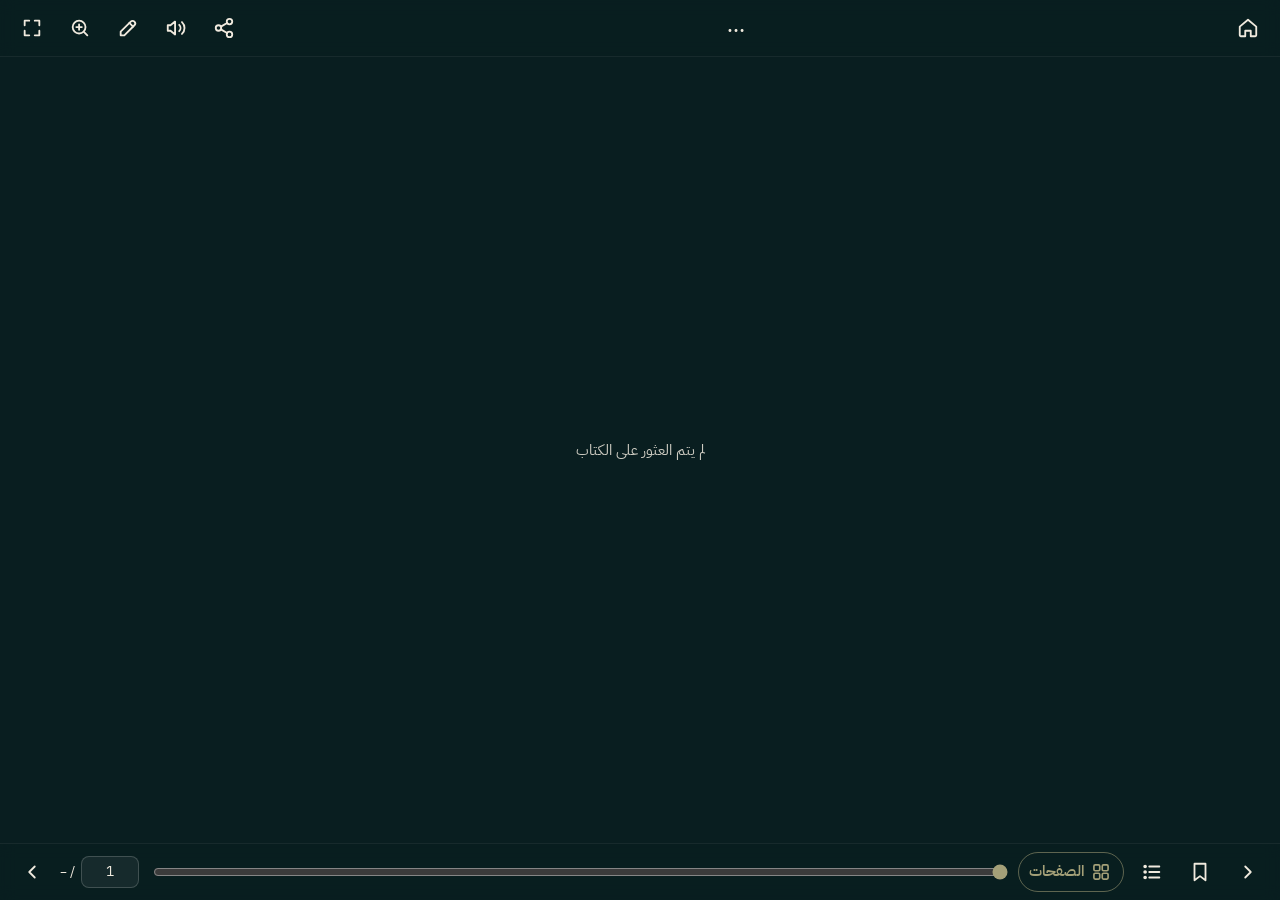
<file: read.html>
<!doctype html>
<html lang="ar" dir="rtl">
<head>
<meta charset="utf-8">
<meta http-equiv="Cache-Control" content="no-cache">
<meta name="viewport" content="width=device-width,initial-scale=1,viewport-fit=cover">
<!-- SHARE:START (يُولَّد تلقائياً: python3 tools/configure.py رابط-الموقع) -->
<title>مؤلفات الدكتور عبدالرحمن بن صالح الدهش — عضو هيئة التدريس بجامعة القصيم</title>
<meta name="description" content="مكتبة رقمية مجانية لـعضو هيئة التدريس بجامعة القصيم: كتبه وأماليه في الحديث الشريف وعلومه، تقرؤها كما طُبعت ومن أي جهاز.، تُقرأ بتقليب الصفحات على الجوال والكمبيوتر.">
<meta property="og:type" content="website">
<meta property="og:locale" content="ar_SA">
<meta property="og:site_name" content="مؤلفات الدكتور عبدالرحمن بن صالح الدهش">
<meta property="og:title" content="مؤلفات الدكتور عبدالرحمن بن صالح الدهش — عضو هيئة التدريس بجامعة القصيم">
<meta property="og:description" content="مكتبة رقمية مجانية لـعضو هيئة التدريس بجامعة القصيم: كتبه وأماليه في الحديث الشريف وعلومه، تقرؤها كما طُبعت ومن أي جهاز.، تُقرأ بتقليب الصفحات على الجوال والكمبيوتر.">
<meta property="og:image" content="https://mohdalshehri.github.io/aldahash/assets/og.jpg">
<meta property="og:image:secure_url" content="https://mohdalshehri.github.io/aldahash/assets/og.jpg">
<meta property="og:image:type" content="image/jpeg">
<meta property="og:image:width" content="1200">
<meta property="og:image:height" content="630">
<meta property="og:image:alt" content="مؤلفات الدكتور عبدالرحمن بن صالح الدهش — عضو هيئة التدريس بجامعة القصيم">
<meta name="twitter:card" content="summary_large_image">
<meta name="twitter:title" content="مؤلفات الدكتور عبدالرحمن بن صالح الدهش — عضو هيئة التدريس بجامعة القصيم">
<meta name="twitter:description" content="مكتبة رقمية مجانية لـعضو هيئة التدريس بجامعة القصيم: كتبه وأماليه في الحديث الشريف وعلومه، تقرؤها كما طُبعت ومن أي جهاز.، تُقرأ بتقليب الصفحات على الجوال والكمبيوتر.">
<meta name="twitter:image" content="https://mohdalshehri.github.io/aldahash/assets/og.jpg">
<!-- SHARE:END -->

<meta name="theme-color" content="#091e20">
<!-- THEME:START (يُولَّد تلقائياً: python3 tools/configure.py) --><style id="lib-theme">:root:root{--t-primary:#174c50;--t-primary-rgb:23 76 80;--t-primary-l:#25575b;--t-primary-2:#11393c;--t-primary-2-rgb:17 57 60;--t-primary-d:#0f3133;--t-primary-d-rgb:15 49 51;--t-primary-dd:#0b2426;--t-primary-dd-rgb:11 36 38;--t-stage:#091e20;--t-stage-rgb:9 30 32;--t-sheet:#0c2628;--t-zoom:#07181a;--t-annbar-rgb:12 38 40;--t-accent:#a4a078;--t-accent-rgb:164 160 120;--t-accent-2-rgb:164 160 120;--t-accent-m:#8b8866;--t-accent-text:#6a674d;--t-bg:#f0eade;--t-bg-rgb:240 234 222;--t-bg-2:#e2ddcc;--t-card:#faf9f5;--t-soft:#e6e0d1;--t-line:#d7d4c3;--t-line-2:#d6d4c3;--t-ink:#144346;--t-ink-rgb:20 67 70;--t-muted:#567574;--t-muted-2:#5d7a79;--t-on-dark-2:#e2ddcc;--t-on-dark-3:#e8e3d4;--t-placeholder:#778e8b;--t-chip:#e7e3d8;--t-chip-h:#e1dbca;--t-tint:#e2ddcc;--t-tint-2:#ece6d9;--t-pg:#f7f3ed;--t-pg-2:#e8e3d4;--t-pg-ink:#a5a88f;--t-fan:#0d2a2c;--t-line-h:#c1bfa9;--t-line-h2:#c3c1ac;--t-frame:#e4dfd1;--t-frame-2:#dbd7c6;--t-frame-h:#d9d5c4;--t-frame-h2:#d0cdb9;--t-dot:#9ca492;--t-highlight:#d4dcd5;--t-pat:url("data:image/svg+xml,%3Csvg xmlns='http://www.w3.org/2000/svg' width='84' height='84' viewBox='0 0 84 84'%3E%3Cg fill='none' stroke='%23a4a078' stroke-width='.7' stroke-opacity='.22'%3E%3Cpath d='M42 18l7 17 17 7-17 7-7 17-7-17-17-7 17-7z'/%3E%3Crect x='27' y='27' width='30' height='30' transform='rotate(45 42 42)'/%3E%3Ccircle cx='42' cy='42' r='5'/%3E%3Cpath d='M0 0l12 12M84 0L72 12M0 84l12-12M84 84L72 72'/%3E%3C/g%3E%3C/svg%3E")}</style><!-- THEME:END -->
<script>try{var _t=localStorage.getItem("lib-theme:"+location.pathname.replace(/[^/]*$/,""));if(_t){var _s=document.getElementById("lib-theme")||document.createElement("style");_s.id="lib-theme";_s.textContent=_t;if(!_s.parentNode)document.head.appendChild(_s)}}catch(e){}</script>
<link rel="stylesheet" href="assets/style.css?v=53">
<!-- PWA:START (يُولَّد تلقائياً: python3 tools/pwa.py) -->
<link rel="manifest" href="manifest.webmanifest">
<link rel="icon" type="image/png" sizes="32x32" href="assets/favicon-32.png">
<link rel="icon" type="image/png" sizes="192x192" href="assets/icon-192.png">
<link rel="apple-touch-icon" sizes="180x180" href="assets/apple-touch-icon.png">
<meta name="mobile-web-app-capable" content="yes">
<meta name="apple-mobile-web-app-capable" content="yes">
<meta name="apple-mobile-web-app-title" content="د. الدهش">
<meta name="apple-mobile-web-app-status-bar-style" content="default">
<script>if("serviceWorker" in navigator)addEventListener("load",function(){navigator.serviceWorker.register("sw.js").catch(function(){})})</script>
<!-- PWA:END -->
</head>
<body class="reader">
<header class="r-top">
  <a class="ibtn" id="homeBtn" href="./" title="العودة إلى المكتبة" aria-label="العودة إلى المكتبة">
    <svg viewBox="0 0 24 24" fill="none" stroke="currentColor" stroke-width="2" stroke-linecap="round" stroke-linejoin="round"><path d="M3 10.5 12 3l9 7.5V20a1 1 0 0 1-1 1h-5v-6H9v6H4a1 1 0 0 1-1-1z"/></svg>
  </a>
  <div class="r-title" id="title">…</div>
  <a class="ibtn" id="download" hidden title="تحميل الكتاب" aria-label="تحميل الكتاب" download>
    <svg viewBox="0 0 24 24" fill="none" stroke="currentColor" stroke-width="2" stroke-linecap="round" stroke-linejoin="round"><path d="M12 3v12m0 0-5-5m5 5 5-5M4 19h16"/></svg>
  </a>
  <button class="ibtn" id="shareBtn" title="مشاركة هذه الصفحة" aria-label="مشاركة هذه الصفحة">
    <svg viewBox="0 0 24 24" fill="none" stroke="currentColor" stroke-width="2" stroke-linecap="round" stroke-linejoin="round"><circle cx="18" cy="5" r="3"/><circle cx="6" cy="12" r="3"/><circle cx="18" cy="19" r="3"/><path d="m8.6 13.5 6.8 4M15.4 6.5l-6.8 4"/></svg>
  </button>
  <button class="ibtn" id="soundBtn" title="صوت تقليب الصفحات" aria-label="صوت تقليب الصفحات" aria-pressed="true">
    <svg id="sndOn" viewBox="0 0 24 24" fill="none" stroke="currentColor" stroke-width="2" stroke-linecap="round" stroke-linejoin="round"><path d="M11 5 6 9H3v6h3l5 4z"/><path d="M15.5 8.5a5 5 0 0 1 0 7M18.5 5.5a9 9 0 0 1 0 13"/></svg>
    <svg id="sndOff" hidden viewBox="0 0 24 24" fill="none" stroke="currentColor" stroke-width="2" stroke-linecap="round" stroke-linejoin="round"><path d="M11 5 6 9H3v6h3l5 4z"/><path d="m16 9 6 6m0-6-6 6"/></svg>
  </button>
  <button class="ibtn" id="annBtn" title="الكتابة على الصفحة" aria-label="الكتابة على الصفحة">
    <svg viewBox="0 0 24 24" fill="none" stroke="currentColor" stroke-width="2" stroke-linecap="round" stroke-linejoin="round"><path d="M4 20h4L19 9a2.8 2.8 0 0 0-4-4L4 16z"/><path d="m13.5 6.5 4 4"/></svg>
  </button>
  <button class="ibtn" id="zoomBtn" title="تكبير" aria-label="تكبير">
    <svg viewBox="0 0 24 24" fill="none" stroke="currentColor" stroke-width="2" stroke-linecap="round"><circle cx="11" cy="11" r="7"/><path d="m20 20-3.5-3.5M11 8v6M8 11h6"/></svg>
  </button>
  <button class="ibtn" id="fsBtn" title="ملء الشاشة" aria-label="ملء الشاشة">
    <svg viewBox="0 0 24 24" fill="none" stroke="currentColor" stroke-width="2" stroke-linecap="round" stroke-linejoin="round"><path d="M4 9V4h5M20 9V4h-5M4 15v5h5M20 15v5h-5"/></svg>
  </button>
</header>

<main class="stage" id="stage">
  <button class="nav-side nav-prev" id="prevSide" aria-label="الصفحة السابقة">
    <svg viewBox="0 0 24 24" fill="none" stroke="currentColor" stroke-width="2.2" stroke-linecap="round" stroke-linejoin="round"><path d="m9 6 6 6-6 6"/></svg>
  </button>
  <div id="sizer"><div class="book-holder" id="book"></div></div>
  <button class="nav-side nav-next" id="nextSide" aria-label="الصفحة التالية">
    <svg viewBox="0 0 24 24" fill="none" stroke="currentColor" stroke-width="2.2" stroke-linecap="round" stroke-linejoin="round"><path d="m15 6-6 6 6 6"/></svg>
  </button>
  <div class="loader" id="loader"><div class="box"><div class="msg" id="loadMsg">جارٍ فتح الكتاب…</div><div class="bar"><i id="loadBar"></i></div></div></div>
</main>

<div class="ws-strip" id="wsStrip" hidden>
  <button class="ws-btn" id="wsBtn" title="تصميم صورة لهذه الصفحة بمقاس الحالة"><svg viewBox="0 0 24 24" fill="currentColor" aria-hidden="true"><path d="M12 2a10 10 0 0 0-8.6 15.1L2 22l5-1.3A10 10 0 1 0 12 2zm0 18.2a8.2 8.2 0 0 1-4.2-1.2l-.3-.2-3 .8.8-2.9-.2-.3A8.2 8.2 0 1 1 12 20.2zm4.5-6.1c-.2-.1-1.5-.7-1.7-.8s-.4-.1-.6.1-.7.8-.8 1-.3.2-.5.1a6.7 6.7 0 0 1-3.3-2.9c-.3-.4.3-.4.7-1.3.1-.2 0-.3 0-.4l-.8-1.8c-.2-.5-.4-.4-.6-.4h-.5a1 1 0 0 0-.7.3 3 3 0 0 0-.9 2.2 5.2 5.2 0 0 0 1.1 2.7 11.8 11.8 0 0 0 4.5 4c1.7.7 2.3.8 3.2.6.5-.1 1.5-.6 1.7-1.2s.2-1.1.1-1.2-.2-.2-.4-.3z"/></svg><span>شاركها في حالة الواتس</span><svg class="ws-arr" viewBox="0 0 24 24" fill="none" stroke="currentColor" stroke-width="2.2" stroke-linecap="round" stroke-linejoin="round" aria-hidden="true"><path d="M4 13v6a1 1 0 0 0 1 1h14a1 1 0 0 0 1-1v-6M12 3v12M7 8l5-5 5 5"/></svg></button>
</div>

<button class="fs-exit" id="fsExit" hidden title="الخروج من ملء الشاشة" aria-label="الخروج من ملء الشاشة"><svg viewBox="0 0 24 24" fill="none" stroke="currentColor" stroke-width="2.2" stroke-linecap="round" stroke-linejoin="round"><path d="M9 3v4a2 2 0 0 1-2 2H3M15 3v4a2 2 0 0 0 2 2h4M9 21v-4a2 2 0 0 0-2-2H3M15 21v-4a2 2 0 0 1 2-2h4"/></svg></button>
<footer class="r-bottom">
  <button class="ibtn" id="prevBtn" aria-label="الصفحة السابقة" title="السابقة">
    <svg viewBox="0 0 24 24" fill="none" stroke="currentColor" stroke-width="2" stroke-linecap="round" stroke-linejoin="round"><path d="m9 6 6 6-6 6"/></svg>
  </button>
  <button class="ibtn" id="bmBtn" title="إضافة علامة على هذه الصفحة" aria-label="إضافة علامة على هذه الصفحة" aria-pressed="false">
    <svg viewBox="0 0 24 24" fill="none" stroke="currentColor" stroke-width="2" stroke-linecap="round" stroke-linejoin="round"><path id="bmPath" d="M6 3h12v18l-6-4.5L6 21z"/></svg>
  </button>
  <button class="ibtn" id="bmListBtn" title="العلامات المحفوظة" aria-label="العلامات المحفوظة">
    <svg viewBox="0 0 24 24" fill="none" stroke="currentColor" stroke-width="2" stroke-linecap="round" stroke-linejoin="round"><path d="M9 6h11M9 12h11M9 18h11"/><circle cx="4.5" cy="6" r="1"/><circle cx="4.5" cy="12" r="1"/><circle cx="4.5" cy="18" r="1"/></svg>
    <span class="badge" id="bmCount" hidden></span>
  </button>
  <button class="ibtn toc-btn pages-btn" id="pagesBtn" title="عرض مصغرات كل الصفحات للتنقل السريع" aria-label="الصفحات" aria-haspopup="dialog">
    <svg viewBox="0 0 24 24" fill="none" stroke="currentColor" stroke-width="2" stroke-linejoin="round"><rect x="3.5" y="3.5" width="7" height="7" rx="1.5"/><rect x="13.5" y="3.5" width="7" height="7" rx="1.5"/><rect x="3.5" y="13.5" width="7" height="7" rx="1.5"/><rect x="13.5" y="13.5" width="7" height="7" rx="1.5"/></svg><span>الصفحات</span>
  </button>
  <button class="ibtn toc-btn" id="tocBtn" title="الانتقال إلى فهرس الكتاب" aria-label="الفهرس" hidden>
    <svg viewBox="0 0 24 24" fill="none" stroke="currentColor" stroke-width="2" stroke-linecap="round" stroke-linejoin="round"><path d="M4 5.5C6.4 4.4 9 4.6 12 6.4v13c-3-1.8-5.6-2-8-.9z"/><path d="M20 5.5c-2.4-1.1-5-.9-8 .9v13c3-1.8 5.6-2 8-.9z"/><path d="M14.5 10h3M14.5 13h3M6.5 10h3M6.5 13h3"/></svg><span>الفهرس</span>
  </button>
  <button class="ibtn toc-btn" id="sumBtn" title="الانتقال إلى ملخص الكتاب" aria-label="الملخص" hidden>
    <svg viewBox="0 0 24 24" fill="none" stroke="currentColor" stroke-width="2" stroke-linecap="round" stroke-linejoin="round"><path d="M6 3h9l3 3v15H6z"/><path d="M9 9h6M9 12.5h6M9 16h4"/><path d="M15 3v3h3"/></svg><span id="sumLbl">الملخص</span>
  </button>
  <div class="pager">
    <label class="sr" for="slider">الانتقال إلى صفحة</label>
    <input type="range" id="slider" min="1" max="1" value="1">
    <div class="pnum">
      <label class="sr" for="pageInput">رقم الصفحة</label>
      <input id="pageInput" inputmode="numeric" value="1" aria-label="رقم الصفحة">
      <span>/ <span id="total">–</span></span>
    </div>
  </div>
  <button class="ibtn" id="nextBtn" aria-label="الصفحة التالية" title="التالية">
    <svg viewBox="0 0 24 24" fill="none" stroke="currentColor" stroke-width="2" stroke-linecap="round" stroke-linejoin="round"><path d="m15 6-6 6 6 6"/></svg>
  </button>
</footer>

<div class="zoom" id="zoom" role="dialog" aria-label="عرض مكبّر">
  <div class="z-bar">
    <button class="ibtn" id="zClose" aria-label="إغلاق" title="إغلاق">
      <svg viewBox="0 0 24 24" fill="none" stroke="currentColor" stroke-width="2" stroke-linecap="round"><path d="M6 6l12 12M18 6 6 18"/></svg>
    </button>
    <div class="r-title" id="zTitle">عرض مكبّر</div>
    <button class="ibtn" id="zOut" aria-label="تصغير"><svg viewBox="0 0 24 24" fill="none" stroke="currentColor" stroke-width="2" stroke-linecap="round"><path d="M5 12h14"/></svg></button>
    <span class="zlevel" id="zLevel">100%</span>
    <button class="ibtn" id="zIn" aria-label="تكبير"><svg viewBox="0 0 24 24" fill="none" stroke="currentColor" stroke-width="2" stroke-linecap="round"><path d="M12 5v14M5 12h14"/></svg></button>
  </div>
  <div class="z-scroll" id="zScroll"><div class="z-pages" id="zPages"></div></div>
</div>
<div class="sheet" id="bmSheet" role="dialog" aria-label="العلامات المحفوظة" hidden>
  <div class="sheet-head"><b>🔖 العلامات المحفوظة</b><button class="ibtn sheet-x" data-close aria-label="إغلاق"><svg viewBox="0 0 24 24" fill="none" stroke="currentColor" stroke-width="2" stroke-linecap="round"><path d="M6 6l12 12M18 6 6 18"/></svg></button></div>
  <ul class="bm-list" id="bmList"></ul>
</div>
<div class="sheet toc-sheet" id="tocSheet" role="dialog" aria-label="الفهرس" hidden>
  <div class="sheet-head"><b>📑 الفهرس</b><button class="ibtn sheet-x" data-close aria-label="إغلاق"><svg viewBox="0 0 24 24" fill="none" stroke="currentColor" stroke-width="2" stroke-linecap="round"><path d="M6 6l12 12M18 6 6 18"/></svg></button></div>
  <ul class="bm-list toc-list" id="tocList"></ul>
</div>
<div class="pg-panel" id="pgPanel" role="dialog" aria-modal="true" aria-label="صفحات الكتاب" hidden>
  <div class="pg-box">
    <div class="pg-head">
      <b>صفحات الكتاب</b><span class="pg-sub" id="pgSub"></span>
      <button type="button" class="pg-cur" id="pgCur">الصفحة الحالية</button>
      <button class="ibtn pg-x" id="pgX" aria-label="إغلاق"><svg viewBox="0 0 24 24" fill="none" stroke="currentColor" stroke-width="2" stroke-linecap="round"><path d="M6 6l12 12M18 6 6 18"/></svg></button>
    </div>
    <div class="pg-grid" id="pgGrid"></div>
  </div>
</div>
<div class="scrub" id="scrub" hidden aria-hidden="true"><div class="scrub-img" id="scrubImg"></div><b id="scrubNum"></b></div>
<div class="back-chip" id="backChip" hidden><button type="button" id="backGo"><svg viewBox="0 0 24 24" fill="none" stroke="currentColor" stroke-width="2.2" stroke-linecap="round" stroke-linejoin="round" aria-hidden="true"><path d="M9 14 4 9l5-5"/><path d="M4 9h11a5 5 0 0 1 0 10h-3"/></svg><span id="backTxt"></span></button><button type="button" class="back-x" id="backX" aria-label="إخفاء زر العودة">✕</button></div>
<div class="sheet" id="shareSheet" role="dialog" aria-label="مشاركة الصفحة" hidden>
  <div class="sheet-head"><b>📤 مشاركة الصفحة</b><button class="ibtn sheet-x" data-close aria-label="إغلاق"><svg viewBox="0 0 24 24" fill="none" stroke="currentColor" stroke-width="2" stroke-linecap="round"><path d="M6 6l12 12M18 6 6 18"/></svg></button></div>
  <p class="share-what" id="shareWhat"></p>
  <div class="share-acts">
    <a class="sbtn wa" id="shareWa" target="_blank" rel="noopener">واتساب</a>
    <button class="sbtn" id="shareCopy">نسخ الرابط</button>
  </div>
</div>
<div class="ann" id="ann" role="dialog" aria-label="الكتابة على الصفحة" hidden>
  <div class="ann-top">
    <button class="ibtn" id="annClose" aria-label="إغلاق"><svg viewBox="0 0 24 24" fill="none" stroke="currentColor" stroke-width="2" stroke-linecap="round" stroke-linejoin="round"><path d="M6 6l12 12M18 6 6 18"/></svg></button>
    <div class="r-title" id="annTitle">الكتابة على الصفحة</div>
    <div class="ann-pages" id="annPages"></div>
  </div>
  <div class="ann-stage" id="annStage"><div class="ann-sheet" id="annSheet"><canvas id="annBase"></canvas><canvas id="annInk"></canvas></div></div>
  <div class="ann-bar" role="toolbar" aria-label="أدوات الكتابة">
    <div class="ann-group">
      <button class="tool on" data-tool="pen" title="قلم" aria-label="قلم"><svg viewBox="0 0 24 24" fill="none" stroke="currentColor" stroke-width="2" stroke-linecap="round" stroke-linejoin="round"><path d="M4 20h4L19 9a2.8 2.8 0 0 0-4-4L4 16z"/><path d="m13.5 6.5 4 4"/></svg></button>
      <button class="tool" data-tool="text" title="نص" aria-label="نص"><svg viewBox="0 0 24 24" fill="none" stroke="currentColor" stroke-width="2" stroke-linecap="round" stroke-linejoin="round"><path d="M5 6V4h14v2M12 4v16M9 20h6"/></svg></button>
      <button class="tool" data-tool="eraser" id="eraserBtn" title="ممحاة" aria-label="ممحاة"><svg viewBox="0 0 24 24" fill="none" stroke="currentColor" stroke-width="2" stroke-linecap="round" stroke-linejoin="round"><path d="m16 3 5 5-10 10H6l-3-3z"/><path d="M9 21h12M11 8l5 5"/></svg></button>
    </div>
    <div class="ann-sep"></div>
    <div class="ann-group ann-colors" id="annColors"></div>
    <div class="ann-sep"></div>
    <div class="ann-group">
      <button class="tool" id="annUndo" title="تراجع" aria-label="تراجع"><svg viewBox="0 0 24 24" fill="none" stroke="currentColor" stroke-width="2" stroke-linecap="round" stroke-linejoin="round"><path d="M9 14 4 9l5-5"/><path d="M4 9h11a5 5 0 0 1 0 10h-3"/></svg></button>
      <button class="ann-done" id="annDone">تم</button>
    </div>
    <div class="ann-pop" id="eraserPop" hidden>
      <button data-erase="part"><svg viewBox="0 0 24 24" fill="none" stroke="currentColor" stroke-width="2" stroke-linecap="round" stroke-linejoin="round"><path d="m16 3 5 5-10 10H6l-3-3z"/></svg><span>مسح جزئي</span></button>
      <button data-erase="all" class="danger"><svg viewBox="0 0 24 24" fill="none" stroke="currentColor" stroke-width="2" stroke-linecap="round" stroke-linejoin="round"><path d="M4 7h16M10 11v6M14 11v6M6 7l1 13h10l1-13M9 7V4h6v3"/></svg><span>مسح كل كتابات الصفحة</span></button>
    </div>
  </div>
  <div class="ann-hint" id="annHint"></div>
  <div class="ann-input" id="annInput" hidden>
    <textarea id="annInputTa" rows="2" dir="auto" placeholder="اكتب النص هنا…"></textarea>
    <div class="ann-input-acts"><button id="annInputCancel" class="ghost">إلغاء</button><button id="annInputAdd">إضافة</button></div>
  </div>
</div>
<div class="ws-modal" id="wsModal" role="dialog" aria-modal="true" aria-label="شاركها في حالة الواتس" hidden>
  <div class="ws-panel">
    <div class="ws-head"><b>شاركها في حالة الواتس</b><div class="ws-pages" id="wsPages" hidden></div><button class="ibtn sheet-x" id="wsClose" aria-label="إغلاق" title="إغلاق"><svg viewBox="0 0 24 24" fill="none" stroke="currentColor" stroke-width="2" stroke-linecap="round"><path d="M6 6l12 12M18 6 6 18"/></svg></button></div>
    <div class="ws-prev"><div class="ws-wait" id="wsWait"><i></i><span>جاري تجهيز الصورة…</span></div><img id="wsImg" alt="" hidden></div>
    <p class="ws-note" id="wsNote"></p>
    <button class="ws-go" id="wsGo" disabled><svg viewBox="0 0 24 24" fill="currentColor" aria-hidden="true"><path d="M12 2a10 10 0 0 0-8.6 15.1L2 22l5-1.3A10 10 0 1 0 12 2zm0 18.2a8.2 8.2 0 0 1-4.2-1.2l-.3-.2-3 .8.8-2.9-.2-.3A8.2 8.2 0 1 1 12 20.2zm4.5-6.1c-.2-.1-1.5-.7-1.7-.8s-.4-.1-.6.1-.7.8-.8 1-.3.2-.5.1a6.7 6.7 0 0 1-3.3-2.9c-.3-.4.3-.4.7-1.3.1-.2 0-.3 0-.4l-.8-1.8c-.2-.5-.4-.4-.6-.4h-.5a1 1 0 0 0-.7.3 3 3 0 0 0-.9 2.2 5.2 5.2 0 0 0 1.1 2.7 11.8 11.8 0 0 0 4.5 4c1.7.7 2.3.8 3.2.6.5-.1 1.5-.6 1.7-1.2s.2-1.1.1-1.2-.2-.2-.4-.3z"/></svg><span>مشاركة</span></button>
  </div>
</div>
<div class="toast" id="toast"></div>

<script src="assets/common.js?v=52"></script>
<script src="lib/page-flip.browser.js?v=34"></script>
<script type="module">
import * as pdfjs from "./lib/pdf.min.mjs";
pdfjs.GlobalWorkerOptions.workerSrc = "lib/pdf.worker.min.mjs";

const { loadLibrary, store, ar, en, track, hits, bookPath } = window.Lib;
const $ = (id) => document.getElementById(id);
const DPR = Math.min(window.devicePixelRatio || 1, 2.5);

function toast(msg) {
  const t = $("toast"); t.textContent = msg; t.classList.add("show");
  clearTimeout(toast._t); toast._t = setTimeout(() => t.classList.remove("show"), 2200);
}
function fail(msg) { $("loadMsg").textContent = msg; $("loadBar").parentElement.hidden = true; }

// ===== تحديد الكتاب =====
const params = new URLSearchParams(location.search);
const data = await loadLibrary();
let book = null;
if (params.get("id")) book = data.books.find((b) => b.id === params.get("id"));
else if (params.get("file")) book = data.books.find((b) => b.file === params.get("file"));
if (!book) { fail("لم يتم العثور على الكتاب"); throw new Error("book not found"); }

const siteName = (data.site.title || "المكتبة").replace(/[\u064B-\u0652]/g, "") + (data.site.author ? " — " + data.site.author : "");
// عنوان التبويب: «اسم الكتاب — اسم المكتبة» (نفس قاعدة tools/build_seo.py، بدون تشكيل وبدون اسم المؤلف). siteName باقٍ لنص المشاركة
const libName = (() => { const p = (x) => String(x || "").replace(/[\u064B-\u0652\u0670]/g, "").trim(); const bt = p(data.site.brandTitle), bs = p(data.site.brandSub);
  return p(data.site.libraryName) || (bt && bs.startsWith("مؤلفات") ? bt + " ل" + bs : "") || p(data.site.title) || bt || "المكتبة"; })();
document.title = book.title + " — " + libName;
$("title").textContent = book.title; $("zTitle").textContent = book.title;
// تسجيل مشاهدة الكتاب
if (data.site.counter) track(data.site.counter, bookPath(book), book.title);
if (data.site.allowDownload) { const d = $("download"); d.href = book.file; d.hidden = false; }
if (data.site.allowPageShare !== false) { $("wsStrip").hidden = false; document.body.classList.add("ws-on"); } // قبل حساب المقاس حتى لا يغطي الزر الصفحة

// ===== فتح ملف PDF =====
let pdf;
try {
  const task = pdfjs.getDocument({ url: book.file, rangeChunkSize: 262144, disableAutoFetch: false });
  task.onProgress = ({ loaded, total }) => { if (total) $("loadBar").style.width = Math.min(100, (loaded / total) * 100) + "%"; };
  pdf = await task.promise;
} catch (e) { console.error(e); fail("تعذّر فتح الكتاب، حاول تحديث الصفحة"); throw e; }

const N = pdf.numPages;
const T = N + (N % 2);              // عدد عناصر الكتاب (زوجي دائماً)
const idxOf = (p) => T - p;         // ترتيب معكوس ليكون التقليب من اليمين لليسار
const pageOf = (i) => T - i;
const first = await pdf.getPage(1);
const vp1 = first.getViewport({ scale: 1 });
// قصّ الهوامش البيضاء عند العرض فقط (book.crop = [x0,y0,x1,y1] بنقاط PDF من أعلى اليسار، يُحسب أثناء التجهيز ليشمل كل محتوى الصفحات). الملف نفسه لا يتغير
const CROP = Array.isArray(book.crop) && book.crop.length === 4 && book.crop[2] > book.crop[0] && book.crop[3] > book.crop[1] ? book.crop.map(Number) : null;
const FULLP = new Set((Array.isArray(book.noCrop) ? book.noCrop : []).map(Number));
// v40: النسبة من الصفحة الثانية (صفحات المتن) لا من الغلاف، لأن مقاس الغلاف قد يختلف فيُقص أسفل الصفحات
const vpIn = N > 1 ? (await pdf.getPage(2)).getViewport({ scale: 1 }) : vp1;
const RATIO = CROP ? (CROP[2] - CROP[0]) / (CROP[3] - CROP[1]) : vpIn.width / vpIn.height;
// يرسم الصفحة p داخل لوحة w×h: مقصوصة الهوامش، والغلاف (ص١) كاملاً في الوسط
async function drawPage(page, p, ctx, w, h) {
  const v0 = page.getViewport({ scale: 1 });
  if (!CROP) { // v40: احتواء كامل للصفحة في الوسط مهما اختلف مقاسها، فلا يُقص شيء منها
    const s = Math.min(w / v0.width, h / v0.height);
    await page.render({ canvasContext: ctx, viewport: page.getViewport({ scale: s }), transform: [1, 0, 0, 1, (w - v0.width * s) / 2, (h - v0.height * s) / 2] }).promise; return;
  }
  if (FULLP.has(p)) { // صفحة تُعرض كاملة بلا قص (مثل غلاف المجلة الأصلي بعد الغلاف الجديد) — v46
    const s = Math.min(w / v0.width, h / v0.height); ctx.fillStyle = "#fff"; ctx.fillRect(0, 0, w, h);
    await page.render({ canvasContext: ctx, viewport: page.getViewport({ scale: s }), transform: [1, 0, 0, 1, (w - v0.width * s) / 2, (h - v0.height * s) / 2] }).promise; return;
  }
  if (p === 1) { // الغلاف: يُعرض كاملاً (أو مقصوصاً بـ book.cropCover) في وسط المساحة
    const C = Array.isArray(book.cropCover) && book.cropCover.length === 4 ? book.cropCover.map(Number) : [0, 0, v0.width, v0.height];
    const cw = C[2] - C[0], ch = C[3] - C[1], s = Math.min(w / cw, h / ch);
    await page.render({ canvasContext: ctx, viewport: page.getViewport({ scale: s }), transform: [1, 0, 0, 1, (w - cw * s) / 2 - C[0] * s, (h - ch * s) / 2 - C[1] * s] }).promise; return;
  }
  const s = w / (CROP[2] - CROP[0]);
  await page.render({ canvasContext: ctx, viewport: page.getViewport({ scale: s }), transform: [1, 0, 0, 1, -CROP[0] * s, -CROP[1] * s] }).promise;
}

const OFF = Math.max(0, Math.min(N - 1, parseInt(book.pageOffset, 10) || 0)); // فرق ترقيم الكتاب المطبوع عن صفحات الملف
let retP = 0, landP = 0; // مكان القارئ قبل آخر قفزة كبيرة (فهرس، شريط، رقم صفحة، علامة)
const pn = (p) => OFF ? (p > OFF ? ar(p - OFF) : "–") : ar(p);
$("total").textContent = ar(N - OFF);
$("slider").max = N;

// ===== عناصر الصفحات =====
const els = [];       // حسب الفهرس
for (let i = 0; i < T; i++) {
  const p = pageOf(i);
  const d = document.createElement("div");
  d.className = "pg";
  if (i === 0 || i === T - 1) d.dataset.density = "hard";
  if (p > N) d.classList.add("blank");
  else { const ph = document.createElement("div"); ph.className = "pg-ph"; ph.textContent = ar(p); d.appendChild(ph); }
  els.push(d);
}

// ===== حساب المقاس =====
let landscape = true, pageW = 300;
function measure() {
  const st = $("stage");
  const wide = st.clientWidth > 640;
  const availW = st.clientWidth - (wide ? 130 : 16);
  const availH = st.clientHeight - (wide ? 32 : 16);
  const one = Math.min(availW, availH * RATIO);
  const two = Math.min(availW / 2, availH * RATIO);
  landscape = availW >= 600 && two >= one * 0.62;
  pageW = Math.floor(landscape ? two : one);
  $("sizer").style.width = (landscape ? pageW * 2 : pageW) + "px";
}
measure();

// ===== رسم الصفحات =====
const rendered = new Map(); // p -> width
const queue = []; let busy = false;
function want(p) {
  if (p < 1 || p > N) return;
  const target = Math.round(pageW * DPR);
  const have = rendered.get(p);
  if (have && have >= target * 0.87) return;
  if (!queue.includes(p)) queue.push(p);
  pump();
}
async function pump() {
  if (busy) return; busy = true;
  while (queue.length) {
    const p = queue.shift();
    const target = Math.round(pageW * DPR);
    try {
      const page = await pdf.getPage(p);
      const c = document.createElement("canvas");
      c.width = target; c.height = Math.round(target / RATIO);
      c.dir = "ltr";
      const ctx = c.getContext("2d", { alpha: false }); ctx.direction = "ltr";
      ctx.fillStyle = "#fff"; ctx.fillRect(0, 0, c.width, c.height);
      await drawPage(page, p, ctx, c.width, c.height);
      drawAnn(ctx, p, c.width, c.height);
      const el = els[idxOf(p)];
      el.querySelectorAll("canvas,.pg-ph").forEach((n) => n.remove());
      el.appendChild(c);
      rendered.set(p, target);
      addLinks(page, p, el);
    } catch (e) { console.warn("render", p, e); }
  }
  busy = false;
}

// ===== المحرّك: كتاب مزدوج (كمبيوتر) أو صفحة واحدة (جوال) =====
const saved = parseInt(store.get("pos:" + book.file) || "1", 10);
const linkP = parseInt(params.get("p") || "0", 10);
const fromLink = linkP >= 1 && linkP <= N;
const startP = fromLink ? linkP : (saved >= 1 && saved <= N ? saved : 1);
const MODE = landscape ? "spread" : "single";
const changeCbs = [], turnCbs = [];
const emitChange = () => changeCbs.forEach((f) => f());
const emitTurn = () => turnCbs.forEach((f) => f());

function makeSpread() {
  const flip = new St.PageFlip($("book"), {
    width: 1000, height: Math.round(1000 / RATIO), // نسبة الصفحة المعروضة (بعد قص الهوامش إن وُجد)
    size: "stretch", autoSize: true,
    minWidth: 50, maxWidth: 4000, minHeight: 50, maxHeight: 6000,
    showCover: true, usePortrait: true, mobileScrollSupport: false,
    drawShadow: true, maxShadowOpacity: 0.45, flippingTime: 750,
    showPageCorners: true, disableFlipByClick: false,
    startPage: idxOf(startP),
  });
  const settings = flip.getSettings();
  const fit = () => { settings.minWidth = pageW * 0.9; $("book").style.minWidth = "0"; $("book").style.minHeight = "0"; };
  fit();
  flip.loadFromHTML(els);
  let last = "";
  flip.on("changeState", (e) => { if (e.data === "flipping" && last !== "flipping") emitTurn(); last = e.data; });
  flip.on("flip", emitChange);
  flip.on("changeOrientation", emitChange);
  return {
    ready: (cb) => flip.on("init", cb),
    visible() {
      const i = flip.getCurrentPageIndex();
      if (i === 0 || i === T - 1 || flip.getOrientation() === "portrait") return [pageOf(i)].filter((p) => p <= N);
      const s = i % 2 ? i : i - 1;
      return [pageOf(s + 1), pageOf(s)].filter((p) => p <= N);
    },
    atEnd: () => flip.getCurrentPageIndex() === 0,
    atStart: () => flip.getCurrentPageIndex() >= T - 1,
    next: () => flip.flipPrev(),
    prev: () => flip.flipNext(),
    goTo(p) { flip.turnToPage(idxOf(p)); emitChange(); },
    shift() { const ci = flip.getCurrentPageIndex(); return ci === T - 1 ? pageW / 2 : ci === 0 ? -pageW / 2 : 0; },
    resize() { fit(); flip.update(); },
  };
}

function makeSingle() {
  $("book").remove();
  const box = document.createElement("div"); box.className = "sp";
  $("sizer").appendChild(box);
  const shade = document.createElement("div"); shade.className = "sp-shade";
  const size = () => { box.style.width = pageW + "px"; box.style.height = Math.round(pageW / RATIO) + "px"; };
  size();
  let cur = startP, busyAnim = false;
  const el = (p) => els[idxOf(p)];
  function mountOnly(p) {
    box.replaceChildren(el(p));
    Object.assign(el(p).style, { transform: "", transition: "", zIndex: 2, filter: "" });
  }
  // dir = 1 للأمام (الصفحة الحالية تنقلب من حافتها اليسرى نحو اليمين)، -1 للخلف
  function setup(dir) {
    const top = dir > 0 ? el(cur) : el(cur - 1), under = dir > 0 ? el(cur + 1) : el(cur);
    [top, under].forEach((x) => Object.assign(x.style, { transition: "", filter: "" }));
    under.style.zIndex = 1; under.style.transform = "";
    top.style.zIndex = 3;
    box.replaceChildren(under, shade, top);
    return { top, dir };
  }
  function draw(st, prog) {
    const ang = st.dir > 0 ? prog * 180 : (1 - prog) * 180;
    st.top.style.transform = "rotateY(" + ang + "deg)";
    st.top.style.filter = "brightness(" + (1 - Math.min(ang, 90) / 90 * 0.22) + ")";
    shade.style.opacity = String(Math.sin(Math.min(ang, 180) * Math.PI / 180) * 0.45);
  }
  function finish(st, commit, ms = 420) {
    busyAnim = true;
    const target = commit ? (st.dir > 0 ? 180 : 0) : (st.dir > 0 ? 0 : 180);
    st.top.style.transition = "transform " + ms + "ms cubic-bezier(.25,.75,.3,1), filter " + ms + "ms";
    shade.style.transition = "opacity " + ms + "ms";
    requestAnimationFrame(() => {
      st.top.style.transform = "rotateY(" + target + "deg)";
      st.top.style.filter = "brightness(1)";
      shade.style.opacity = "0";
    });
    if (commit) emitTurn();
    setTimeout(() => {
      shade.style.transition = "";
      if (commit) cur += st.dir;
      mountOnly(cur); busyAnim = false;
      if (commit) emitChange();
    }, ms + 30);
  }
  function turn(dir) {
    if (busyAnim || cur + dir < 1 || cur + dir > N) return;
    const st = setup(dir);
    draw(st, 0.02);
    box.offsetWidth; // إجبار الرسم قبل الحركة
    finish(st, true, 520);
  }
  // اللمس والسحب
  let d = null;
  box.addEventListener("pointerdown", (e) => {
    if (busyAnim || e.button > 0) return;
    d = { x: e.clientX, y: e.clientY, t: performance.now(), st: null, prog: 0 };
    box.setPointerCapture(e.pointerId);
  });
  box.addEventListener("pointermove", (e) => {
    if (!d) return;
    const dx = e.clientX - d.x, dy = e.clientY - d.y;
    if (!d.st) {
      if (Math.abs(dx) < 10) return;
      if (Math.abs(dy) > Math.abs(dx)) { d = null; return; }
      const dir = dx > 0 ? 1 : -1;
      if (cur + dir < 1 || cur + dir > N) { d.blocked = true; return; }
      d.st = setup(dir);
    }
    d.prog = Math.max(0, Math.min(1, Math.abs(dx) / (box.clientWidth * 0.95)));
    if ((dx > 0 ? 1 : -1) !== d.st.dir) d.prog = 0;
    draw(d.st, d.prog);
  });
  const up = (e) => {
    if (!d) return;
    const dx = e.clientX - d.x, dt = performance.now() - d.t;
    if (d.st) finish(d.st, d.prog > 0.28 || (Math.abs(dx) / dt > 0.45 && d.prog > 0.05));
    else if (!d.blocked && Math.abs(dx) < 10 && Math.abs(e.clientY - d.y) < 10) {
      const r = box.getBoundingClientRect(), x = e.clientX - r.left;
      if (x < r.width * 0.42) turn(1); else if (x > r.width * 0.58) turn(-1);
    }
    d = null;
  };
  box.addEventListener("pointerup", up);
  box.addEventListener("pointercancel", (e) => { if (d && d.st) finish(d.st, false); d = null; });
  mountOnly(cur);
  return {
    ready: (cb) => setTimeout(cb, 0),
    visible: () => [cur],
    atEnd: () => cur >= N,
    atStart: () => cur <= 1,
    next: () => turn(1),
    prev: () => turn(-1),
    goTo(p) { if (busyAnim) return; cur = p; mountOnly(cur); emitChange(); },
    shift: () => 0,
    resize() { size(); },
  };
}

const book2 = MODE === "spread" ? makeSpread() : makeSingle();
document.body.classList.add("mode-" + MODE);

function visiblePages() { return book2.visible(); }
function current() { const v = visiblePages(); return v.length ? Math.min(...v) : N; }

function onChange() {
  const v = visiblePages(); const p = current();
  const lo = Math.min(...v), hi = Math.max(...v);
  $("pageInput").value = lo === hi ? pn(lo) : pn(lo) + "–" + pn(hi);
  paintBack();
  $("sizer").style.transform = "translateX(" + book2.shift() + "px)"; // توسيط الغلاف
  $("slider").value = p;
  store.set("pos:" + book.file, String(p));
  store.set("last:" + book.file, String(Date.now()));
  paintBm();
  $("nextBtn").disabled = $("nextSide").disabled = book2.atEnd();
  $("prevBtn").disabled = $("prevSide").disabled = book2.atStart();
  v.forEach(want);
  for (let k = 1; k <= 4; k++) { want(hi + k); want(lo - k); }
}
changeCbs.push(onChange);
book2.ready(() => { onChange(); $("loader").hidden = true; if (fromLink) toast("الصفحة " + ar(startP)); else if (startP > 1) toast("متابعة من الصفحة " + ar(startP)); });

// ===== صوت تقليب الورق =====
let soundOn = store.get("sound") !== "off", actx = null, flipBuf = null, loading = null;
const SND = "assets/flip.mp3?v=34";
const flipData = fetch(SND).then((r) => r.arrayBuffer()).catch(() => null);
function paintSound() {
  const on = $("sndOn"), off = $("sndOff");
  if (soundOn) { on.removeAttribute("hidden"); off.setAttribute("hidden", ""); }
  else { off.removeAttribute("hidden"); on.setAttribute("hidden", ""); }
  $("soundBtn").setAttribute("aria-pressed", String(soundOn));
  $("soundBtn").title = soundOn ? "كتم صوت التقليب" : "تشغيل صوت التقليب";
  $("soundBtn").classList.toggle("muted", !soundOn);
}
function audio() {
  const AC = window.AudioContext || window.webkitAudioContext; if (!AC) return null;
  if (!actx) actx = new AC();
  if (actx.state !== "running") actx.resume().catch(() => {});
  if (!flipBuf && !loading) {
    loading = flipData.then((ab) => ab ? ab.slice(0) : fetch(SND).then((r) => r.arrayBuffer()))
      .then((ab) => new Promise((ok, no) => actx.decodeAudioData(ab, ok, no)))
      .then((buf) => { flipBuf = buf; }).catch((e) => { console.warn("sound", e); loading = null; });
  }
  return actx;
}
// المتصفحات (خاصة الجوال) لا تسمح بالصوت إلا بعد لمسة كاملة؛ نفتحه عند أول لمسة/نقرة
function unlock() {
  if (!soundOn) return;
  const a = audio(); if (!a || a.state === "running" && unlock.done) return;
  try { const b = a.createBuffer(1, 1, 22050), s = a.createBufferSource(); s.buffer = b; s.connect(a.destination); s.start(0); unlock.done = true; } catch (e) {}
}
["pointerup", "touchend", "click", "keydown"].forEach((ev) => window.addEventListener(ev, unlock, { passive: true, capture: true }));
let fallbackEl = null;
async function playFlip() {
  if (!soundOn) return;
  const a = audio();
  if (a && a.state !== "running") { try { await a.resume(); } catch (e) {} }
  if (a && a.state === "running") {
    if (!flipBuf && loading) await loading;
    if (flipBuf) {
      const src = a.createBufferSource(); src.buffer = flipBuf;
      src.playbackRate.value = 0.92 + Math.random() * 0.16;
      const g = a.createGain(); g.gain.value = 1;
      src.connect(g); g.connect(a.destination); src.start();
      return;
    }
  }
  try { fallbackEl = fallbackEl || new Audio(SND); fallbackEl.currentTime = 0; await fallbackEl.play(); } catch (e) {}
}
paintSound();
$("soundBtn").onclick = () => { soundOn = !soundOn; store.set("sound", soundOn ? "on" : "off"); paintSound(); if (soundOn) { unlock(); playFlip(); } toast(soundOn ? "تم تشغيل الصوت" : "تم كتم الصوت"); };
turnCbs.push(playFlip);

// ===== التنقل =====
const next = () => book2.next(); // للأمام في الكتاب العربي
const prev = () => book2.prev();
function goTo(p, noRet) {
  p = Math.max(1, Math.min(N, p | 0)); const c = current();
  if (!noRet && Math.abs(p - c) > 2 && retP === 0 && c > 2) retP = c; // نحفظ مكان القارئ قبل أي قفزة كبيرة (لا نحفظ الغلاف)
  landP = p; book2.goTo(p);
}

// ===== الفهرس + زر «العودة إلى صفحة …» (v40) =====
function paintBack() {
  const chip = $("backChip"), v = visiblePages();
  if (retP && landP && Math.abs(current() - landP) >= 6) retP = 0; // استقرّ القارئ وأكمل القراءة من مكانه الجديد
  if (!retP || v.includes(retP)) { if (retP && v.includes(retP)) retP = 0; chip.hidden = true; return; }
  $("backTxt").textContent = "العودة إلى صفحة " + pn(retP);
  chip.style.bottom = ($("wsStrip").hidden ? 0 : $("wsStrip").offsetHeight) + document.querySelector(".r-bottom").offsetHeight + 12 + "px";
  chip.hidden = false;
}
// التنبيهات ترتفع فوق زر العودة حتى لا يغطيها
new MutationObserver(() => { const t = document.querySelector(".toast"), c = $("backChip"); if (t) t.style.bottom = c.hidden ? "" : (parseInt(c.style.bottom, 10) || 0) + 62 + "px"; }).observe($("backChip"), { attributes: true, attributeFilter: ["hidden", "style"] });
$("backGo").onclick = () => { const p = retP; retP = 0; goTo(p, true); paintBack(); };
$("backX").onclick = () => { retP = 0; paintBack(); };
const TOC = parseInt(book.toc, 10) >= 1 && parseInt(book.toc, 10) <= N ? parseInt(book.toc, 10) : 0;
let outline = [];
async function buildOutline() {
  try {
    const items = (await pdf.getOutline()) || [], out = [];
    const walk = async (arr, lvl) => { for (const it of arr) {
      let dest = it.dest; if (typeof dest === "string") dest = await pdf.getDestination(dest);
      if (Array.isArray(dest) && dest[0]) { const i = typeof dest[0] === "object" ? await pdf.getPageIndex(dest[0]) : dest[0]; if (it.title && it.title.trim()) out.push({ t: it.title.trim(), p: i + 1, l: lvl }); }
      if (it.items && it.items.length && lvl < 2) await walk(it.items, lvl + 1);
    } };
    await walk(items, 0); outline = out.slice(0, 400);
  } catch (e) { outline = []; }
  $("tocBtn").hidden = !(TOC || outline.length);
  // تعريف أول مرة: نلفت نظر القارئ لزر الفهرس مرة واحدة فقط
  if (!$("tocBtn").hidden && !store.get("tocSeen")) { store.set("tocSeen", "1"); $("tocBtn").classList.add("glow"); setTimeout(() => toast("📑 لهذا الكتاب فهرس: اضغط «الفهرس» للانتقال إليه"), 1400); setTimeout(() => $("tocBtn").classList.remove("glow"), 6000); }
  if (SUM && !store.get("sumSeen:" + book.file)) { store.set("sumSeen:" + book.file, "1"); $("sumBtn").classList.add("glow"); setTimeout(() => toast("📝 لهذا الكتاب ملخص: اضغط «" + $("sumLbl").textContent + "» للانتقال إليه"), 4200); setTimeout(() => $("sumBtn").classList.remove("glow"), 9000); }
}
buildOutline();
$("tocBtn").onclick = () => {
  if (!outline.length) { closeSheets(); if (visiblePages().includes(TOC)) { if (retP) $("backGo").onclick(); return; } goTo(TOC); return; }
  if (!$("tocSheet").hidden) return closeSheets();
  const ul = $("tocList"); ul.innerHTML = "";
  const row = (title, p, cls) => { const li = document.createElement("li"); const b = document.createElement("button"); b.className = "bm-go " + (cls || ""); b.innerHTML = "<b></b><small></small>"; b.querySelector("b").textContent = title; b.querySelector("small").textContent = pn(p); b.onclick = () => { closeSheets(); goTo(p); }; li.appendChild(b); ul.appendChild(li); };
  if (TOC) row("صفحة الفهرس", TOC, "toc-main");
  outline.forEach((x) => row(x.t, x.p, "lv" + x.l));
  openSheet("tocSheet");
};

$("nextBtn").onclick = $("nextSide").onclick = next;
$("prevBtn").onclick = $("prevSide").onclick = prev;
$("slider").addEventListener("input", (e) => { $("pageInput").value = pn(+e.target.value); });
$("slider").addEventListener("change", (e) => goTo(+e.target.value));
$("pageInput").addEventListener("focus", (e) => e.target.select());
$("pageInput").addEventListener("keydown", (e) => {
  if (e.key === "Enter") {
    const v = parseInt(String(e.target.value).replace(/[٠-٩]/g, (d) => "٠١٢٣٤٥٦٧٨٩".indexOf(d)), 10);
    if (v) goTo(v + OFF); e.target.blur();
  }
});
$("pageInput").addEventListener("change", (e) => {
  const v = parseInt(String(e.target.value).replace(/[٠-٩]/g, (d) => "٠١٢٣٤٥٦٧٨٩".indexOf(d)), 10);
  if (v) goTo(v + OFF);
});
document.addEventListener("keydown", (e) => {
  if (!$("wsModal").hidden) { if (e.key === "Escape") closeWs(); return; }
  if (!$("ann").hidden) { if (e.key === "Escape" && document.activeElement.tagName !== "INPUT") closeAnn(); return; }
  if (e.target.tagName === "INPUT" || $("zoom").classList.contains("open")) { if (e.key === "Escape") closeZoom(); return; }
  if (e.key === "ArrowLeft" || e.key === "PageDown" || e.key === " ") { e.preventDefault(); next(); }
  else if (e.key === "ArrowRight" || e.key === "PageUp") { e.preventDefault(); prev(); }
  else if (e.key === "Home") goTo(1);
  else if (e.key === "End") goTo(N);
});

// ===== تغيير حجم النافذة / تدوير الجوال =====
let rt;
window.addEventListener("resize", () => {
  if (document.body.classList.contains("ann-open")) return;
  clearTimeout(rt);
  rt = setTimeout(() => {
    const was = landscape; measure();
    if (was !== landscape) { store.set("pos:" + book.file, String(current())); location.reload(); return; }
    book2.resize(); onChange();
  }, 150);
});

// ===== ملء الشاشة =====
// وضع ملء الشاشة: يخفي الأشرطة لتأخذ الصفحة الشاشة كلها (يعمل في الجوال والكمبيوتر، ومنه آيفون)،
// ويطلب ملء الشاشة الحقيقي من المتصفح إن كان يدعمه
const FSD = document, fsEl = () => FSD.fullscreenElement || FSD.webkitFullscreenElement;
function setImmersive(on, fromApi) {
  document.body.classList.toggle("immersive", on); $("fsExit").hidden = !on;
  try { sessionStorage.setItem("immersive", on ? "1" : ""); } catch (e) {}
  if (!fromApi) {
    if (on && !fsEl()) { const el = FSD.documentElement, rq = el.requestFullscreen || el.webkitRequestFullscreen; if (rq) try { const r = rq.call(el); if (r && r.catch) r.catch(() => {}); } catch (e) {} }
    if (!on && fsEl()) (FSD.exitFullscreen || FSD.webkitExitFullscreen).call(FSD);
  }
  setTimeout(() => window.dispatchEvent(new Event("resize")), 60);
}
$("fsBtn").onclick = () => setImmersive(!document.body.classList.contains("immersive"));
$("fsExit").onclick = () => setImmersive(false);
["fullscreenchange", "webkitfullscreenchange"].forEach((ev) => FSD.addEventListener(ev, () => { if (!fsEl() && document.body.classList.contains("immersive")) setImmersive(false, true); }));
try { if (sessionStorage.getItem("immersive") === "1") setImmersive(true, true); } catch (e) {}

// ===== زر المكتبة: يرجع لنفس المكان اللي جاء منه القارئ (المجموعة/التصنيف وموضع التمرير) — v44 =====
$("homeBtn").addEventListener("click", (e) => {
  let v = null; try { v = JSON.parse(sessionStorage.getItem("libView") || "null"); } catch (x) {}
  if (!v) return; // فُتح الكتاب مباشرة من رابط: الرئيسية كالمعتاد
  e.preventDefault();
  try { sessionStorage.setItem("libRestore", "1"); } catch (x) {}
  const lib = new URL("./", location.href).href, ref = document.referrer.split("#")[0];
  if (history.length > 1 && (ref === lib || ref === lib + "index.html")) history.back();
  else location.href = "./" + (v.h || "");
});

// ===== ملخص الكتاب (book.summary = رقم صفحة البداية، و book.summaryLabel اختياري) — v43 =====
const SUM = parseInt(book.summary, 10) >= 1 && parseInt(book.summary, 10) <= N ? parseInt(book.summary, 10) : 0;
if (SUM) {
  $("sumBtn").hidden = false; if (book.summaryLabel) { $("sumLbl").textContent = book.summaryLabel; $("sumBtn").setAttribute("aria-label", book.summaryLabel); }
  $("sumBtn").onclick = () => { closeSheets(); if (visiblePages().includes(SUM)) { if (retP) $("backGo").onclick(); return; } goTo(SUM); };
}

// ===== روابط الملف الداخلية (مثل عناوين الفهرس المرتبطة بصفحاتها): مناطق شفافة قابلة للضغط فوق الصفحة — v43 =====
const linkCache = new Map();
async function pageLinks(page, p) {
  if (linkCache.has(p)) return linkCache.get(p);
  const out = [];
  try {
    const anns = await page.getAnnotations({ intent: "display" });
    for (const a of anns) {
      if (a.subtype !== "Link" || !a.dest || a.url) continue;
      let dest = a.dest; if (typeof dest === "string") dest = await pdf.getDestination(dest);
      if (!Array.isArray(dest) || dest[0] == null) continue;
      const idx = typeof dest[0] === "object" ? await pdf.getPageIndex(dest[0]) : dest[0];
      if (idx + 1 !== p && idx >= 0 && idx < N) out.push({ r: a.rect, to: idx + 1 });
    }
  } catch (e) {}
  linkCache.set(p, out); return out;
}
async function addLinks(page, p, el) {
  const links = await pageLinks(page, p); el.querySelectorAll(".lk-layer").forEach((x) => x.remove());
  if (!links.length) return;
  const v0 = page.getViewport({ scale: 1 }), cw = CROP ? CROP[2] - CROP[0] : v0.width, ch = CROP ? CROP[3] - CROP[1] : v0.height, ox = CROP && p !== 1 ? CROP[0] : 0, oy = CROP && p !== 1 ? CROP[1] : 0;
  const layer = document.createElement("div"); layer.className = "lk-layer";
  for (const l of links) {
    const [x1, y1, x2, y2] = v0.convertToViewportRectangle(l.r);
    const L = (Math.min(x1, x2) - ox) / cw, T = (Math.min(y1, y2) - oy) / ch, W = Math.abs(x2 - x1) / cw, Hh = Math.abs(y2 - y1) / ch;
    if (W <= 0 || Hh <= 0 || L > 1 || T > 1) continue;
    const a = document.createElement("button"); a.type = "button"; a.className = "lk"; a.setAttribute("aria-label", "الانتقال إلى صفحة " + pn(l.to));
    a.style.cssText = `left:${(L * 100).toFixed(2)}%;top:${(T * 100).toFixed(2)}%;width:${(W * 100).toFixed(2)}%;height:${(Hh * 100).toFixed(2)}%`;
    ["pointerdown", "mousedown", "touchstart", "touchend", "mouseup"].forEach((ev) => a.addEventListener(ev, (e) => e.stopPropagation(), { passive: true }));
    a.addEventListener("click", (e) => { e.stopPropagation(); e.preventDefault(); goTo(l.to); });
    layer.appendChild(a);
  }
  el.appendChild(layer);
}

// ===== مصغرات الصفحات: لوحة «الصفحات» + معاينة أثناء سحب الشريط (v42) =====
const thumbs = new Map(), thumbWait = new Map(); let thumbBusy = 0; const thumbQ = [];
const thumbLabel = (p) => p <= OFF ? (p === 1 ? "الغلاف" : "–") : pn(p);
function thumbURL(p) { // صورة مصغرة JPG للصفحة (تُرسم مرة وتُحفظ)
  if (thumbs.has(p)) return Promise.resolve(thumbs.get(p));
  if (thumbWait.has(p)) return thumbWait.get(p);
  const pr = new Promise((res) => thumbQ.push({ p, res })); thumbWait.set(p, pr); pumpThumbs(); return pr;
}
async function pumpThumbs() {
  while (thumbBusy < 2 && thumbQ.length) {
    const { p, res } = thumbQ.pop(); thumbBusy++; // الأحدث أولاً: ما يراه القارئ الآن
    (async () => {
      try {
        const page = await pdf.getPage(p), c = document.createElement("canvas");
        c.width = 240; c.height = Math.round(240 / RATIO);
        const ctx = c.getContext("2d", { alpha: false }); ctx.fillStyle = "#fff"; ctx.fillRect(0, 0, c.width, c.height);
        await drawPage(page, p, ctx, c.width, c.height);
        const blob = await new Promise((r) => c.toBlob(r, "image/jpeg", 0.72));
        const u = URL.createObjectURL(blob); thumbs.set(p, u); res(u);
      } catch (e) { res(""); }
      thumbWait.delete(p); thumbBusy--; pumpThumbs();
    })();
  }
}
let pgBuilt = false, pgIO = null;
function buildPages() {
  pgBuilt = true; const g = $("pgGrid"); g.style.setProperty("--pr", RATIO);
  pgIO = new IntersectionObserver((es) => es.forEach((e) => {
    if (!e.isIntersecting) return; const b = e.target; pgIO.unobserve(b);
    thumbURL(+b.dataset.p).then((u) => { if (u) { const im = new Image(); im.alt = ""; im.src = u; b.querySelector(".pg-img").appendChild(im); } });
  }), { root: g, rootMargin: "400px 0px" });
  const frag = document.createDocumentFragment();
  for (let p = 1; p <= N; p++) {
    const b = document.createElement("button"); b.type = "button"; b.className = "pg-th"; b.dataset.p = p;
    b.setAttribute("aria-label", "الصفحة " + thumbLabel(p));
    const im = document.createElement("span"); im.className = "pg-img"; const n = document.createElement("span"); n.className = "pg-n"; n.textContent = thumbLabel(p);
    b.append(im, n); if (p === TOC || p === SUM) { const t = document.createElement("span"); t.className = "pg-tag"; t.textContent = p === TOC ? "الفهرس" : ($("sumLbl").textContent); b.appendChild(t); }
    b.onclick = () => { closePages(); goTo(p); };
    frag.appendChild(b); pgIO.observe(b);
  }
  g.appendChild(frag);
}
function paintPages() {
  const v = visiblePages(), bm = new Set(getBm().map((x) => x.p));
  $("pgGrid").querySelectorAll(".pg-th").forEach((b) => { const p = +b.dataset.p; b.classList.toggle("on", v.includes(p)); b.classList.toggle("bm", bm.has(p)); if (v.includes(p)) b.setAttribute("aria-current", "page"); else b.removeAttribute("aria-current"); });
  $("pgSub").textContent = ar(N - OFF) + " صفحة";
}
function scrollToCur(smooth) { const b = $("pgGrid").querySelector(".pg-th.on"); if (b) b.scrollIntoView({ block: "center", behavior: smooth ? "smooth" : "auto" }); }
function openPages() {
  closeSheets(); if (!pgBuilt) buildPages(); paintPages();
  $("pgPanel").hidden = false; document.body.classList.add("pg-open"); requestAnimationFrame(() => scrollToCur(false)); $("pgX").focus({ preventScroll: true });
}
function closePages() { $("pgPanel").hidden = true; document.body.classList.remove("pg-open"); }
$("pagesBtn").onclick = () => $("pgPanel").hidden ? openPages() : closePages();
$("pgX").onclick = closePages;
$("pgCur").onclick = () => scrollToCur(true);
$("pgPanel").addEventListener("click", (e) => { if (e.target.id === "pgPanel") closePages(); });
document.addEventListener("keydown", (e) => { if (e.key === "Escape" && !$("pgPanel").hidden) { e.stopPropagation(); closePages(); } }, true);

// معاينة أثناء السحب: صورة الصفحة ورقمها فوق مقبض الشريط
let scrubT = 0;
function showScrub(p) {
  const sl = $("slider"), r = sl.getBoundingClientRect(), f = N > 1 ? (p - 1) / (N - 1) : 0;
  const rtl = getComputedStyle(sl).direction === "rtl", x = rtl ? r.right - f * r.width : r.left + f * r.width;
  const sc = $("scrub"); sc.hidden = false; $("scrubNum").textContent = thumbLabel(p);
  const w = sc.offsetWidth; sc.style.left = Math.max(8, Math.min(innerWidth - w - 8, x - w / 2)) + "px"; sc.style.bottom = innerHeight - r.top + 14 + "px";
  const box = $("scrubImg"); box.style.setProperty("--pr", RATIO); box.dataset.p = p;
  const set = (u) => { if (box.dataset.p == p) box.style.backgroundImage = u ? "url(" + u + ")" : ""; };
  if (thumbs.has(p)) set(thumbs.get(p)); else { clearTimeout(scrubT); scrubT = setTimeout(() => thumbURL(p).then(set), 60); }
}
$("slider").addEventListener("input", (e) => showScrub(+e.target.value));
["change", "pointerup", "touchend", "blur"].forEach((ev) => $("slider").addEventListener(ev, () => setTimeout(() => { $("scrub").hidden = true; }, 150)));

// ===== العلامات المرجعية (تُحفظ في جهاز القارئ) =====
const BMK = "bm:" + book.file;
function getBm() { try { return JSON.parse(store.get(BMK) || "[]").filter((x) => x.p >= 1 && x.p <= N); } catch (e) { return []; } }
function setBm(a) { a.sort((x, y) => x.p - y.p); store.set(BMK, JSON.stringify(a)); paintBm(); }
function paintBm() {
  const a = getBm(), p = current(), on = a.some((x) => x.p === p);
  $("bmBtn").classList.toggle("on", on); $("bmBtn").setAttribute("aria-pressed", String(on));
  $("bmBtn").title = on ? "إزالة العلامة من هذه الصفحة" : "إضافة علامة على هذه الصفحة";
  $("bmCount").hidden = !a.length; $("bmCount").textContent = ar(a.length);
}
$("bmBtn").onclick = () => {
  const a = getBm(), p = current(), i = a.findIndex((x) => x.p === p);
  if (i >= 0) { a.splice(i, 1); setBm(a); toast("أُزيلت العلامة من الصفحة " + ar(p)); }
  else { a.push({ p, t: Date.now() }); setBm(a); toast("🔖 حُفظت علامة على الصفحة " + ar(p)); }
};
function openSheet(id) { document.querySelectorAll(".sheet").forEach((x) => x.hidden = x.id !== id ? true : x.hidden); $(id).hidden = false; }
function closeSheets() { document.querySelectorAll(".sheet").forEach((x) => x.hidden = true); }
document.querySelectorAll("[data-close]").forEach((b) => b.onclick = closeSheets);
$("bmListBtn").onclick = () => {
  if (!$("bmSheet").hidden) return closeSheets();
  const ul = $("bmList"); ul.innerHTML = ""; const a = getBm();
  if (!a.length) { const li = document.createElement("li"); li.className = "bm-empty"; li.textContent = "لا توجد علامات بعد. اضغط زر 🔖 لحفظ الصفحة الحالية."; ul.appendChild(li); }
  a.forEach((x) => {
    const li = document.createElement("li");
    const go = document.createElement("button"); go.className = "bm-go";
    const d = new Date(x.t);
    go.innerHTML = "<b></b><small></small>";
    go.querySelector("b").textContent = "صفحة " + ar(x.p);
    go.querySelector("small").textContent = isNaN(d) ? "" : d.toLocaleDateString("ar-SA-u-ca-islamic-umalqura-nu-arab", { day: "numeric", month: "long" });
    go.onclick = () => { closeSheets(); goTo(x.p); };
    const del = document.createElement("button"); del.className = "bm-del"; del.setAttribute("aria-label", "حذف العلامة"); del.textContent = "✕";
    del.onclick = () => { setBm(getBm().filter((y) => y.p !== x.p)); li.remove(); if (!getBm().length) $("bmListBtn").onclick(), $("bmListBtn").onclick(); };
    li.append(go, del); ul.appendChild(li);
  });
  openSheet("bmSheet");
};

// ===== مشاركة صفحة محددة =====
function pageLink(p) {
  const u = new URL(location.href); u.search = "";
  u.searchParams.set(book.id ? "id" : "file", book.id || book.file); u.searchParams.set("p", String(p));
  return u.toString();
}
$("shareBtn").onclick = async () => {
  const p = current(), url = pageLink(p);
  const text = "📖 " + book.title + " — صفحة " + ar(p) + "\n" + siteName;
  if (navigator.share && matchMedia("(pointer:coarse)").matches) {
    try { await navigator.share({ title: book.title, text, url }); return; } catch (e) { if (e && e.name === "AbortError") return; }
  }
  $("shareWhat").textContent = book.title + " — صفحة " + ar(p);
  $("shareWa").href = "https://wa.me/?text=" + encodeURIComponent(text + "\n" + url);
  $("shareCopy").onclick = async () => {
    try { await navigator.clipboard.writeText(url); toast("تم نسخ الرابط ✓"); }
    catch (e) { const t = document.createElement("textarea"); t.value = url; document.body.appendChild(t); t.select(); try { document.execCommand("copy"); toast("تم نسخ الرابط ✓"); } catch (_) { prompt("انسخ الرابط:", url); } t.remove(); }
    closeSheets();
  };
  $("shareWa").onclick = () => setTimeout(closeSheets, 300);
  openSheet("shareSheet");
};
document.addEventListener("keydown", (e) => { if (e.key === "Escape") closeSheets(); });

// ===== الكتابة على الصفحات (تُحفظ في جهاز القارئ لكل صفحة) =====
const ANNK = "ann:" + book.file;
const COLORS = ["#1f2937", "#c0392b", "#1d6fd8", "#1f8a4c", "#d4a017"];
let annAll = {}; try { annAll = JSON.parse(store.get(ANNK) || "{}") || {}; } catch (e) { annAll = {}; }
const annSave = () => { const o = {}; for (const k in annAll) if (annAll[k] && annAll[k].length) o[k] = annAll[k]; store.set(ANNK, JSON.stringify(o)); };
function paintItem(ctx, it, w, h) {
  if (it.t === "s") {
    ctx.save(); ctx.strokeStyle = it.c; ctx.lineWidth = it.w * w; ctx.lineCap = "round"; ctx.lineJoin = "round";
    ctx.beginPath(); it.p.forEach(([x, y], i) => (i ? ctx.lineTo(x * w, y * h) : ctx.moveTo(x * w, y * h)));
    if (it.p.length === 1) ctx.lineTo(it.p[0][0] * w + 0.1, it.p[0][1] * h);
    ctx.stroke(); ctx.restore();
  } else if (it.t === "x") {
    ctx.save(); ctx.fillStyle = it.c; ctx.direction = "rtl"; ctx.textAlign = "right"; ctx.textBaseline = "top";
    ctx.font = "600 " + Math.round(it.s * w) + 'px "Plex", system-ui, sans-serif';
    ctx.lineJoin = "round"; ctx.strokeStyle = "rgba(255,255,255,.92)"; ctx.lineWidth = Math.max(3, it.s * w * 0.28);
    String(it.v).split("\n").forEach((ln, i) => { const yy = it.y * h + i * it.s * w * 1.35; ctx.strokeText(ln, it.x * w, yy); ctx.fillText(ln, it.x * w, yy); });
    ctx.restore();
  }
}
function drawAnn(ctx, p, w, h) { (annAll[p] || []).forEach((it) => paintItem(ctx, it, w, h)); }

let annPage = 1, annTool = "pen", annColor = COLORS[1], annUndo = [], annDirty = new Set(), annW = 0, annH = 0;
const ink = $("annInk"), base = $("annBase"), ictx = ink.getContext("2d");
COLORS.forEach((c) => {
  const b = document.createElement("button"); b.className = "dot" + (c === annColor ? " on" : ""); b.style.setProperty("--c", c);
  b.setAttribute("aria-label", "لون"); b.onclick = () => { if (ebox) { ebox.it.c = c; layoutBox(); } annColor = c; document.querySelectorAll("#annColors .dot").forEach((d) => d.classList.toggle("on", d === b)); if (annTool === "eraser") setTool("pen"); };
  $("annColors").appendChild(b);
});
function hint(t) { const h = $("annHint"); h.textContent = t; h.classList.add("show"); clearTimeout(hint._t); hint._t = setTimeout(() => h.classList.remove("show"), 2200); }
function setTool(t) {
  closeTextBox(true); annTool = t; document.querySelectorAll(".ann-bar .tool[data-tool]").forEach((b) => b.classList.toggle("on", b.dataset.tool === t));
  $("annSheet").dataset.tool = t;
  if (t === "text") hint("اضغط مكاناً فارغاً لإضافة نص، أو اضغط على نص لتعديله");
  if (t === "eraser") hint("مرّر الممحاة على الكتابة لمسحها");
}
document.querySelectorAll(".ann-bar .tool[data-tool]").forEach((b) => b.onclick = (e) => {
  if (b.dataset.tool === "eraser") { e.stopPropagation(); $("eraserPop").hidden = !$("eraserPop").hidden; return; }
  $("eraserPop").hidden = true; setTool(b.dataset.tool);
});
document.querySelectorAll("#eraserPop button").forEach((b) => b.onclick = () => {
  $("eraserPop").hidden = true;
  if (b.dataset.erase === "part") return setTool("eraser");
  const list = annAll[annPage] || [];
  if (!list.length) return hint("لا توجد كتابات في هذه الصفحة");
  if (!confirm("مسح كل الكتابات في الصفحة " + ar(annPage) + " فقط؟")) return;
  annUndo.push(list.slice()); annAll[annPage] = []; annDirty.add(annPage); annSave(); redrawInk(); hint("تم مسح كتابات الصفحة " + ar(annPage));
});
document.addEventListener("click", (e) => { if (!e.target.closest("#eraserPop")) $("eraserPop").hidden = true; });

function redrawInk() { ictx.clearRect(0, 0, ink.width, ink.height); drawAnn(ictx, annPage, ink.width, ink.height); }
function commit(list) { annUndo.push((annAll[annPage] || []).slice()); annAll[annPage] = list; annDirty.add(annPage); annSave(); redrawInk(); }
$("annUndo").onclick = () => { closeTextBox(true); if (!annUndo.length) return hint("لا يوجد ما يمكن التراجع عنه"); annAll[annPage] = annUndo.pop(); annDirty.add(annPage); annSave(); redrawInk(); };

async function loadAnnPage(p) {
  closeTextBox(); annPage = p; annUndo = [];
  $("annTitle").textContent = book.title + " — صفحة " + ar(p);
  document.querySelectorAll("#annPages button").forEach((b) => b.classList.toggle("on", +b.dataset.p === p));
  const st = $("annStage"), maxW = st.clientWidth - 24, maxH = st.clientHeight - 24;
  annW = Math.floor(Math.min(maxW, maxH * RATIO)); annH = Math.floor(annW / RATIO);
  const sh = $("annSheet"); sh.style.width = annW + "px"; sh.style.height = annH + "px";
  [base, ink].forEach((c) => { c.width = Math.round(annW * DPR); c.height = Math.round(annH * DPR); });
  const page = await pdf.getPage(p);
  const bctx = base.getContext("2d", { alpha: false }); bctx.direction = "ltr"; bctx.fillStyle = "#fff"; bctx.fillRect(0, 0, base.width, base.height);
  await drawPage(page, p, bctx, base.width, base.height);
  redrawInk();
}
function openAnn() {
  const v = visiblePages().slice().sort((a, b) => a - b); if (!v.length) return;
  $("ann").hidden = false; document.body.classList.add("ann-open"); annDirty.clear();
  const pg = $("annPages"); pg.innerHTML = "";
  if (v.length > 1) v.forEach((p) => { const b = document.createElement("button"); b.dataset.p = p; b.textContent = "صفحة " + ar(p); b.onclick = () => loadAnnPage(p); pg.appendChild(b); });
  setTool(annTool); loadAnnPage(v[0]);
}
function closeAnn() {
  closeTextBox(true); $("ann").hidden = true; document.body.classList.remove("ann-open");
  annDirty.forEach((p) => { rendered.delete(p); want(p); }); annDirty.clear();
}
$("annBtn").onclick = openAnn; $("annClose").onclick = closeAnn; $("annDone").onclick = closeAnn;
let annLastW = window.innerWidth;
window.addEventListener("resize", () => {
  if ($("ann").hidden) return;
  if (Math.abs(window.innerWidth - annLastW) < 2) return; // تغيّر الارتفاع فقط = ظهور الكيبورد
  annLastW = window.innerWidth; if (!ebox && !inputCb) loadAnnPage(annPage);
});

// الرسم والمسح
const pos = (e) => { const r = ink.getBoundingClientRect(); return [(e.clientX - r.left) / r.width, (e.clientY - r.top) / r.height]; };
let drawing = null;
ink.addEventListener("pointerdown", (e) => {
  if (e.button > 0) return; e.preventDefault();
  if (annTool === "text") return textTap(e);
  ink.setPointerCapture(e.pointerId);
  if (annTool === "pen") { drawing = { t: "s", c: annColor, w: 0.006, p: [pos(e)] }; }
  else { lastErase = null; drawing = { erase: true, before: (annAll[annPage] || []).slice(), changed: false }; eraseAt(pos(e)); }
});
ink.addEventListener("pointermove", (e) => {
  if (!drawing) return;
  if (drawing.erase) return eraseAt(pos(e));
  const pt = pos(e), last = drawing.p[drawing.p.length - 1];
  if (Math.hypot(pt[0] - last[0], pt[1] - last[1]) < 0.0015) return;
  drawing.p.push(pt);
  ictx.save(); ictx.strokeStyle = drawing.c; ictx.lineWidth = drawing.w * ink.width; ictx.lineCap = "round";
  ictx.beginPath(); ictx.moveTo(last[0] * ink.width, last[1] * ink.height); ictx.lineTo(pt[0] * ink.width, pt[1] * ink.height); ictx.stroke(); ictx.restore();
});
const endDraw = () => {
  if (!drawing) return;
  if (drawing.erase) { if (drawing.changed) { annUndo.push(drawing.before); annDirty.add(annPage); annSave(); } }
  else { const l = (annAll[annPage] || []).slice(); l.push({ ...drawing, p: drawing.p.map(([x, y]) => [+x.toFixed(4), +y.toFixed(4)]) }); commit(l); }
  drawing = null;
};
ink.addEventListener("pointerup", endDraw); ink.addEventListener("pointercancel", endDraw);
function segDist(px, py, ax, ay, bx, by) { // مسافة نقطة عن قطعة مستقيمة (بوحدة عرض الصفحة)
  const k = 1 / RATIO; ay *= k; by *= k; py *= k;
  const dx = bx - ax, dy = by - ay, L = dx * dx + dy * dy;
  let t = L ? ((px - ax) * dx + (py - ay) * dy) / L : 0; t = Math.max(0, Math.min(1, t));
  return Math.hypot(px - (ax + t * dx), py - (ay + t * dy));
}
function hitItem(it, x, y, R) {
  if (it.t === "s") {
    if (it.p.length === 1) return segDist(x, y, it.p[0][0], it.p[0][1], it.p[0][0], it.p[0][1]) < R + it.w;
    for (let i = 1; i < it.p.length; i++) if (segDist(x, y, it.p[i - 1][0], it.p[i - 1][1], it.p[i][0], it.p[i][1]) < R + it.w) return true;
    return false;
  }
  const lines = String(it.v).split("\n"), wid = textK(it) * it.s, hei = lines.length * it.s * 1.35 * RATIO;
  return x <= it.x + R && x >= it.x - wid - R && y >= it.y - R && y <= it.y + hei + R;
}
let lastErase = null;
function eraseAt([x, y]) {
  const R = 0.02, list = annAll[annPage] || [];
  // نمرّ على كل المسار بين آخر نقطتين حتى لا تفوت الممحاة أي خط
  const pts = [[x, y]];
  if (lastErase) { const n = Math.ceil(Math.hypot(x - lastErase[0], (y - lastErase[1]) / RATIO) / (R / 2)); for (let i = 1; i < n; i++) pts.push([lastErase[0] + (x - lastErase[0]) * i / n, lastErase[1] + (y - lastErase[1]) * i / n]); }
  lastErase = [x, y];
  const keep = list.filter((it) => !pts.some(([a, b]) => hitItem(it, a, b, R)));
  if (keep.length !== list.length) { annAll[annPage] = keep; drawing.changed = true; redrawInk(); }
}

// ===== النص: نكتبه أولاً، ثم يظهر مربعاً يُحرَّك ويُكبَّر ويُحذف =====
let ebox = null, inputCb = null;
const clamp = (v, a, b) => Math.max(a, Math.min(b, v));
function textK(it) { // عرض النص نسبةً لحجم الخط
  ictx.save(); ictx.font = '600 100px "Plex", system-ui, sans-serif';
  const k = Math.max(...String(it.v).split("\n").map((l) => ictx.measureText(l).width)) / 100; ictx.restore(); return k || 0.5;
}
function placeInputAboveKeyboard() {
  const vv = window.visualViewport, box = $("annInput");
  if (!vv) return; box.style.bottom = Math.max(0, window.innerHeight - vv.height - vv.offsetTop) + "px";
}
if (window.visualViewport) { visualViewport.addEventListener("resize", placeInputAboveKeyboard); visualViewport.addEventListener("scroll", placeInputAboveKeyboard); }
function showPin(x, y) {
  let pin = $("annPin"); if (!pin) { pin = document.createElement("div"); pin.id = "annPin"; pin.className = "ann-pin"; $("annSheet").appendChild(pin); }
  Object.assign(pin.style, { left: x * annW + "px", top: y * annH + "px", background: annColor }); pin.hidden = false;
}
function openInput(val, cb) {
  inputCb = cb; const ta = $("annInputTa"); ta.value = val || ""; ta.style.color = ebox ? ebox.it.c : annColor;
  $("annInputAdd").textContent = val ? "حفظ" : "إضافة";
  $("annInput").hidden = false; placeInputAboveKeyboard(); ta.focus();
}
function closeInput(ok) {
  if (!inputCb) return; const cb = inputCb; inputCb = null;
  const ta = $("annInputTa"), v = ta.value.trim(); ta.blur();
  $("annInput").hidden = true; const pin = $("annPin"); if (pin) pin.hidden = true;
  cb(ok ? v : null);
}
$("annInputAdd").addEventListener("click", () => closeInput(true));
$("annInputCancel").addEventListener("click", () => closeInput(false));
$("annInputTa").addEventListener("keydown", (k) => {
  if (k.key === "Enter" && !k.shiftKey) { k.preventDefault(); closeInput(true); }
  if (k.key === "Escape") { k.stopPropagation(); closeInput(false); }
});
// ضغطة على الصفحة بأداة النص
function textTap(e) {
  const [x, y] = pos(e);
  if (inputCb) { if (!ebox) showPin(x, y); return; }
  if (ebox) return finishEdit(true);
  const list = annAll[annPage] || [];
  for (let i = list.length - 1; i >= 0; i--) if (list[i].t === "x" && hitItem(list[i], x, y, 0.012)) return openEdit(i);
  showPin(x, y);
  const at = { x, y };
  openInput("", (v) => {
    if (!v) return;
    const pin = $("annPin"); if (pin && pin.style.left) { at.x = parseFloat(pin.style.left) / annW; at.y = parseFloat(pin.style.top) / annH; }
    const it = { t: "x", c: annColor, x: at.x, y: at.y, s: Math.max(13, Math.round(annW * 0.032)) / annW, v };
    it.x = clamp(it.x, Math.min(1, textK(it) * it.s + 0.02), 1);
    openEditItem(it, (annAll[annPage] || []).slice(), true);
  });
}
function openEdit(i) {
  const list = annAll[annPage] || [], before = list.slice(), it = { ...list[i] };
  annAll[annPage] = list.filter((_, j) => j !== i); redrawInk();
  openEditItem(it, before, false);
}
function openEditItem(it, before, isNew) {
  const el = document.createElement("div"); el.className = "ann-ebox";
  el.innerHTML = '<div class="ann-etext"></div>' +
    '<button class="eb eb-x" aria-label="حذف النص" title="حذف">✕</button>' +
    '<button class="eb eb-ok" aria-label="تم" title="تم">✓</button>' +
    '<button class="eb eb-ed" aria-label="تعديل النص" title="تعديل النص">✎</button>' +
    '<span class="eb-rs" aria-label="تكبير وتصغير" title="اسحب للتكبير والتصغير"></span>';
  $("annSheet").appendChild(el);
  ebox = { el, it, before, page: annPage, t0: performance.now() };
  const fresh = () => !ebox || performance.now() - ebox.t0 < 450; // تجاهل نفس الضغطة التي فتحت المربع
  layoutBox();
  el.querySelector(".eb-x").onclick = (e) => { e.stopPropagation(); if (!fresh()) finishEdit(false); };
  el.querySelector(".eb-ok").onclick = (e) => { e.stopPropagation(); if (!fresh()) finishEdit(true); };
  el.querySelector(".eb-ed").onclick = (e) => { e.stopPropagation(); if (fresh()) return; openInput(it.v, (v) => { if (v && ebox) { ebox.it.v = v; layoutBox(); } }); };
  el.addEventListener("pointerdown", (ev) => {
    if (ev.target.closest("button")) return;
    ev.preventDefault(); ev.stopPropagation(); el.setPointerCapture(ev.pointerId);
    const rs = ev.target.classList.contains("eb-rs"), r = $("annSheet").getBoundingClientRect();
    const st = { cx: ev.clientX, cy: ev.clientY, x: it.x, y: it.y, s: it.s, ax: r.left + it.x * r.width, ay: r.top + it.y * r.height };
    st.d = Math.max(8, Math.hypot(ev.clientX - st.ax, ev.clientY - st.ay));
    el.classList.add(rs ? "sizing" : "moving");
    const mv = (m) => {
      if (rs) it.s = clamp(st.s * Math.hypot(m.clientX - st.ax, m.clientY - st.ay) / st.d, 0.012, 0.16);
      else { it.x = clamp(st.x + (m.clientX - st.cx) / r.width, 0.03, 1); it.y = clamp(st.y + (m.clientY - st.cy) / r.height, 0, 0.97); }
      layoutBox();
    };
    const up = () => { el.classList.remove("sizing", "moving"); el.removeEventListener("pointermove", mv); el.removeEventListener("pointerup", up); el.removeEventListener("pointercancel", up); };
    el.addEventListener("pointermove", mv); el.addEventListener("pointerup", up); el.addEventListener("pointercancel", up);
  });
  hint(isNew ? "اسحب النص لتحريكه، والزاوية لتكبيره، ثم اضغط ✓" : "حرّك النص أو كبّره، ثم اضغط ✓");
}
function layoutBox() {
  if (!ebox) return; const { el, it } = ebox, fs = it.s * annW, t = el.querySelector(".ann-etext");
  t.textContent = it.v; t.style.fontSize = fs + "px"; t.style.color = it.c;
  el.style.setProperty("--c", it.c);
  el.style.right = (1 - it.x) * annW + "px"; el.style.top = it.y * annH + "px";
  el.style.marginTop = -(8 + fs * 0.175) + "px"; el.style.marginRight = "-8px";
}
function finishEdit(save) {
  if (!ebox) return; const b = ebox; ebox = null; b.el.remove();
  if (inputCb) { inputCb = null; $("annInput").hidden = true; $("annInputTa").blur(); }
  let list = (annAll[b.page] || []).slice();
  const it = b.it;
  if (save && it.v) list.push({ t: "x", c: it.c, x: +it.x.toFixed(4), y: +it.y.toFixed(4), s: +it.s.toFixed(4), v: it.v });
  annAll[b.page] = list;
  if (JSON.stringify(list) !== JSON.stringify(b.before)) { if (b.page === annPage) annUndo.push(b.before); annDirty.add(b.page); annSave(); hint(save ? "تم حفظ النص" : "تم حذف النص"); }
  if (b.page === annPage) redrawInk();
}
function closeTextBox() { closeInput(false); finishEdit(true); }

// ===== v35: «شاركها في حالة الواتس» — بطاقة 1080×1920 للصفحة الحالية بألوان الهوية =====
function wsRGB(c) { // أي لون CSS ← [r,g,b,a]
  const k = wsRGB.k || (wsRGB.k = Object.assign(document.createElement("canvas"), { width: 1, height: 1 }).getContext("2d", { willReadFrequently: true }));
  k.clearRect(0, 0, 1, 1); k.fillStyle = "#000"; k.fillStyle = c || "#000"; k.fillRect(0, 0, 1, 1);
  const d = k.getImageData(0, 0, 1, 1).data; return [d[0], d[1], d[2], d[3] / 255];
}
const wsA = (c, a) => { const [r, g, b] = wsRGB(c); return "rgba(" + r + "," + g + "," + b + "," + a + ")"; };
const wsLum = (c) => { const [r, g, b] = wsRGB(c).map((v) => { v /= 255; return v <= 0.03928 ? v / 12.92 : Math.pow((v + 0.055) / 1.055, 2.4); }); return 0.2126 * r + 0.7152 * g + 0.0722 * b; };
function wsTheme() { // متغيرات الهوية --t-* أولاً، ثم متغيرات هوية هذه المكتبة
  const cs = getComputedStyle(document.documentElement);
  const v = (...ns) => { for (const n of ns) { const x = cs.getPropertyValue(n).trim(); if (x) return x; } return ""; };
  const t = {
    primary: v("--t-primary", "--emerald", "--stage-2"), deep: v("--t-primary-dd", "--t-primary-d", "--emerald-2", "--stage"),
    accent: v("--t-highlight", "--t-accent", "--gold-2"), bg: v("--t-bg", "--paper"), ink: v("--t-ink", "--ink"),
  };
  t.light = !!(data.site.theme && data.site.theme.light) || wsLum(t.primary) > 0.45;
  t.fg = t.light ? t.ink : t.bg;                      // لون النص الرئيسي
  t.ac = t.light ? (wsLum(t.accent) > 0.45 ? t.primary : t.accent) : t.accent; // لون الخطوط والمؤلف
  return t;
}
function wsLines(ctx, text, maxW) { // تقسيم سطر عربي على كلمات
  const out = []; let line = "";
  String(text).split(/\s+/).forEach((w) => { const t = line ? line + " " + w : w; if (line && ctx.measureText(t).width > maxW) { out.push(line); line = w; } else line = t; });
  if (line) out.push(line); return out;
}
async function wsDraw(p) {
  await Promise.all(["700 84px Amiri", "400 40px Amiri", "600 40px Plex", "500 32px Plex", "400 32px Plex"].map((f) => document.fonts.load(f, "أبجد ١٢٣").catch(() => {})));
  await document.fonts.ready;
  const W = 1080, H = 1920, CX = W / 2, t = wsTheme(), now = new Date();
  const c = document.createElement("canvas"); c.width = W; c.height = H;
  const x = c.getContext("2d"); x.direction = "rtl"; x.textAlign = "center"; x.textBaseline = "alphabetic";
  // الخلفية: اللون الأساسي + توهّج خفيف + نقش نقاط
  if (t.light) { x.fillStyle = t.bg; x.fillRect(0, 0, W, H); const g = x.createLinearGradient(0, 0, 0, H); g.addColorStop(0, wsA(t.primary, 0.22)); g.addColorStop(0.55, wsA(t.primary, 0.06)); g.addColorStop(1, wsA(t.primary, 0.16)); x.fillStyle = g; x.fillRect(0, 0, W, H); }
  else { const g = x.createLinearGradient(0, 0, 0, H); g.addColorStop(0, t.primary); g.addColorStop(1, t.deep || t.primary); x.fillStyle = g; x.fillRect(0, 0, W, H); }
  const glow = x.createRadialGradient(CX, 260, 0, CX, 260, 760); glow.addColorStop(0, wsA(t.ac, t.light ? 0.10 : 0.16)); glow.addColorStop(1, wsA(t.ac, 0));
  x.fillStyle = glow; x.fillRect(0, 0, W, H);
  x.fillStyle = wsA(t.fg, t.light ? 0.08 : 0.07);
  for (let yy = 18, r = 0; yy < H; yy += 36, r++) for (let xx = (r % 2 ? 36 : 18); xx < W; xx += 36) { x.beginPath(); x.arc(xx, yy, 2.2, 0, 7); x.fill(); }
  // فوق: اليوم بين خطين، ثم الهجري، ثم الميلادي
  const day = new Intl.DateTimeFormat("ar-SA", { weekday: "long" }).format(now);
  x.font = '600 40px "Plex", sans-serif'; x.fillStyle = t.ac; x.fillText(day, CX, 170);
  const dw = x.measureText(day).width / 2 + 28; x.strokeStyle = t.ac; x.lineWidth = 2.5; x.lineCap = "round";
  x.beginPath(); x.moveTo(CX - dw, 156); x.lineTo(CX - dw - 120, 156); x.moveTo(CX + dw, 156); x.lineTo(CX + dw + 120, 156); x.stroke();
  const hij = new Intl.DateTimeFormat("ar-SA-u-ca-islamic-umalqura-nu-arab", { day: "numeric", month: "long", year: "numeric" }).format(now).replace(/\s*هـ\s*$/, "") + " هـ";
  x.font = '700 82px "Amiri", serif'; x.fillStyle = t.fg; x.fillText(hij, CX, 282);
  const gre = new Intl.DateTimeFormat("ar-SA-u-ca-gregory-nu-arab", { day: "numeric", month: "long", year: "numeric" }).format(now).replace(/\s*م\s*$/, "") + " م";
  x.font = '500 34px "Plex", sans-serif'; x.fillStyle = wsA(t.fg, 0.75); x.fillText(gre, CX, 348);
  // الوسط: الصفحة بدقة عالية مع كتابات القارئ
  const page = await pdf.getPage(p), r0 = RATIO;
  const top = 420, bot = 1460, maxW = 860, maxH = bot - top;
  let pw = maxW, ph = pw / r0; if (ph > maxH) { ph = maxH; pw = ph * r0; }
  const px = Math.round(CX - pw / 2), py = Math.round(top + (maxH - ph) / 2);
  const off = document.createElement("canvas"), ow = Math.round(Math.min(pw * 1.6, 2200)); // أدق من مقاس الرسم لتبقى الحروف حادة
  off.width = ow; off.height = Math.round(ow / r0); off.dir = "ltr";
  const o = off.getContext("2d", { alpha: false }); o.direction = "ltr"; o.fillStyle = "#fff"; o.fillRect(0, 0, off.width, off.height);
  await drawPage(page, p, o, off.width, off.height);
  drawAnn(o, p, off.width, off.height);
  x.save(); x.strokeStyle = wsA(t.ac, 0.55); x.lineWidth = 2; x.strokeRect(px - 16, py - 16, pw + 32, ph + 32); x.restore();
  x.save(); x.shadowColor = "rgba(0,0,0,.38)"; x.shadowBlur = 48; x.shadowOffsetY = 18; x.fillStyle = "#fff"; x.fillRect(px, py, pw, ph); x.restore();
  x.imageSmoothingEnabled = true; x.imageSmoothingQuality = "high"; x.drawImage(off, px, py, pw, ph);
  // تحت: اسم الكتاب • صفحة N، ثم المؤلف
  x.direction = "rtl"; x.textAlign = "center";
  const tail = " • صفحة " + ar(p);
  x.font = '700 50px "Amiri", serif'; x.fillStyle = t.fg;
  let words = book.title.split(/\s+/), lines = wsLines(x, book.title + tail, 920);
  while (lines.length > 2 && words.length > 1) { words.pop(); lines = wsLines(x, words.join(" ") + "…" + tail, 920); }
  let ty = py + ph + 16 + 84;
  lines.forEach((ln) => { x.fillText(ln, CX, ty); ty += 80; });
  const who = data.site.brandSub || data.site.author || "";
  if (data.site.nameArt) {
    try {
      const img = await new Promise((ok, no) => { const i = new Image(); i.onload = () => ok(i); i.onerror = no; i.src = data.site.nameArt; });
      const h = 72, w = h * img.width / img.height, k = document.createElement("canvas"); k.width = Math.round(w * 2); k.height = h * 2;
      const kc = k.getContext("2d"); kc.drawImage(img, 0, 0, k.width, k.height); kc.globalCompositeOperation = "source-in"; kc.fillStyle = t.ac; kc.fillRect(0, 0, k.width, k.height);
      x.drawImage(k, CX - w / 2, ty - 48, w, h);
    } catch (e) { x.font = '500 34px "Plex", sans-serif'; x.fillStyle = t.ac; x.fillText(who, CX, ty - 14); }
  } else if (who) { x.font = '500 34px "Plex", sans-serif'; x.fillStyle = t.ac; x.fillText(who, CX, ty - 14); }
  // أسفل: خط فاصل + «اقرأ الكتاب كاملاً في …»
  x.strokeStyle = wsA(t.fg, 0.22); x.lineWidth = 2; x.beginPath(); x.moveTo(200, 1772); x.lineTo(W - 200, 1772); x.stroke();
  x.fillStyle = t.ac; x.beginPath(); x.moveTo(CX, 1762); x.lineTo(CX + 10, 1772); x.lineTo(CX, 1782); x.lineTo(CX - 10, 1772); x.fill();
  const lead = "اقرأ الكتاب كاملاً في ", brand = data.site.brandTitle || data.site.title || "المكتبة";
  x.font = '400 32px "Plex", sans-serif'; const w1 = x.measureText(lead).width;
  x.font = '600 32px "Plex", sans-serif'; const w2 = x.measureText(brand).width;
  const R = CX + (w1 + w2) / 2; x.textAlign = "right";
  x.font = '400 32px "Plex", sans-serif'; x.fillStyle = wsA(t.fg, 0.85); x.fillText(lead, R, 1846);
  x.font = '600 32px "Plex", sans-serif'; x.fillStyle = t.ac; x.fillText(brand, R - w1, 1846);
  return c;
}
let wsBlob = null, wsP = 0, wsTok = 0;
async function wsRender(p) {
  const tok = ++wsTok; wsP = p; wsBlob = null;
  $("wsGo").disabled = true; $("wsImg").hidden = true; $("wsWait").hidden = false; $("wsNote").textContent = "";
  $("wsWait").querySelector("span").textContent = "جاري تجهيز الصورة…";
  document.querySelectorAll("#wsPages button").forEach((b) => b.classList.toggle("on", +b.dataset.p === p));
  try {
    const c = await wsDraw(p);
    const b = await new Promise((ok) => c.toBlob(ok, "image/jpeg", 0.92));
    if (tok !== wsTok) return;
    wsBlob = b; const img = $("wsImg");
    if (img.dataset.url) URL.revokeObjectURL(img.dataset.url);
    img.dataset.url = img.src = URL.createObjectURL(b); img.alt = "بطاقة " + book.title + " — صفحة " + ar(p);
    img.hidden = false; $("wsWait").hidden = true; $("wsGo").disabled = false;
  } catch (e) { console.warn("ws", e); if (tok === wsTok) $("wsWait").querySelector("span").textContent = "تعذّر تجهيز الصورة، حاول مرة أخرى"; }
}
function openWs() {
  const v = visiblePages().slice().sort((a, b) => a - b); if (!v.length) return;
  closeSheets(); $("wsModal").hidden = false;
  const pg = $("wsPages"); pg.innerHTML = ""; pg.hidden = v.length < 2;
  if (v.length > 1) v.forEach((p) => { const b = document.createElement("button"); b.dataset.p = p; b.textContent = "صفحة " + ar(p); b.onclick = () => wsRender(p); pg.appendChild(b); });
  wsRender(v[0]);
}
function closeWs() { $("wsModal").hidden = true; wsTok++; }
function wsCopy(t) {
  const legacy = () => { const a = document.createElement("textarea"); a.value = t; a.setAttribute("readonly", ""); a.style.cssText = "position:fixed;opacity:0"; document.body.appendChild(a); a.select(); let ok = false; try { ok = document.execCommand("copy"); } catch (e) {} a.remove(); return ok; };
  try { if (navigator.clipboard && navigator.clipboard.writeText) return navigator.clipboard.writeText(t).then(() => true, legacy); } catch (e) {}
  return Promise.resolve(legacy());
}
if (data.site.allowPageShare !== false) {
  if (!store.get("wsSeen")) { $("wsBtn").classList.add("shine"); store.set("wsSeen", "1"); }
  $("wsBtn").onclick = openWs;
  $("wsClose").onclick = closeWs;
  $("wsModal").addEventListener("click", (e) => { if (e.target === $("wsModal")) closeWs(); });
  $("wsGo").onclick = async () => {
    if (!wsBlob) return;
    const p = wsP, text = "📖 " + book.title + " — صفحة " + ar(p) + "\n" + pageLink(p);
    // ننسخ النص أولاً (آيفون أحياناً يتجاهل النص مع الصورة)، بدون انتظار حتى لا تضيع ضغطة المشاركة
    const copied = wsCopy(text); copied.then((ok) => ok && toast("تم نسخ الرابط ✓"));
    const file = new File([wsBlob], (book.id || "page") + "-p" + p + ".jpg", { type: "image/jpeg" });
    if (navigator.canShare && navigator.share && navigator.canShare({ files: [file] })) {
      try { await navigator.share({ files: [file], text, title: book.title }); return; }
      catch (e) { if (e && e.name === "AbortError") return; }
    }
    const a = document.createElement("a"); a.href = URL.createObjectURL(wsBlob); a.download = file.name;
    document.body.appendChild(a); a.click(); setTimeout(() => { URL.revokeObjectURL(a.href); a.remove(); }, 4000);
    const ok = await copied;
    $("wsNote").textContent = ok ? "تم تنزيل الصورة ونسخ الرابط. انقل الصورة لجوالك وأضفها في حالة الواتس، والصق الرابط معها."
      : "تم تنزيل الصورة. انقلها لجوالك وأضفها في حالة الواتس.";
  };
}

// ===== التكبير =====
let zLevel = 1, zPages = [];
let zToken = 0;
async function drawZoom() {
  const token = ++zToken;
  $("zLevel").textContent = Math.round(zLevel * 100) + "%";
  const box = $("zPages"); box.innerHTML = "";
  const fitW = Math.min(window.innerWidth - 32, 900) / (zPages.length > 1 && window.innerWidth > 700 ? 2 : 1);
  const w = Math.round(fitW * zLevel);
  for (const p of zPages) {
    const page = await pdf.getPage(p);
    const c = document.createElement("canvas");
    c.width = Math.round(w * DPR); c.height = Math.round(w * DPR / RATIO);
    c.style.width = w + "px"; c.style.height = Math.round(w / RATIO) + "px";
    c.dir = "ltr";
    const zctx = c.getContext("2d", { alpha: false }); zctx.direction = "ltr";
    zctx.fillStyle = "#fff"; zctx.fillRect(0, 0, c.width, c.height);
    await drawPage(page, p, zctx, c.width, c.height);
    drawAnn(zctx, p, c.width, c.height);
    if (token !== zToken) return;
    box.appendChild(c);
  }
}
function openZoom() { zPages = visiblePages(); zLevel = 1; $("zoom").classList.add("open"); drawZoom(); }
function closeZoom() { $("zoom").classList.remove("open"); $("zPages").innerHTML = ""; }
$("zoomBtn").onclick = openZoom;
$("zClose").onclick = closeZoom;
$("zIn").onclick = () => { if (zLevel < 3) { zLevel = +(zLevel + 0.5).toFixed(1); drawZoom(); } };
$("zOut").onclick = () => { if (zLevel > 1) { zLevel = +(zLevel - 0.5).toFixed(1); drawZoom(); } };
</script>
</body>
</html>
</file>
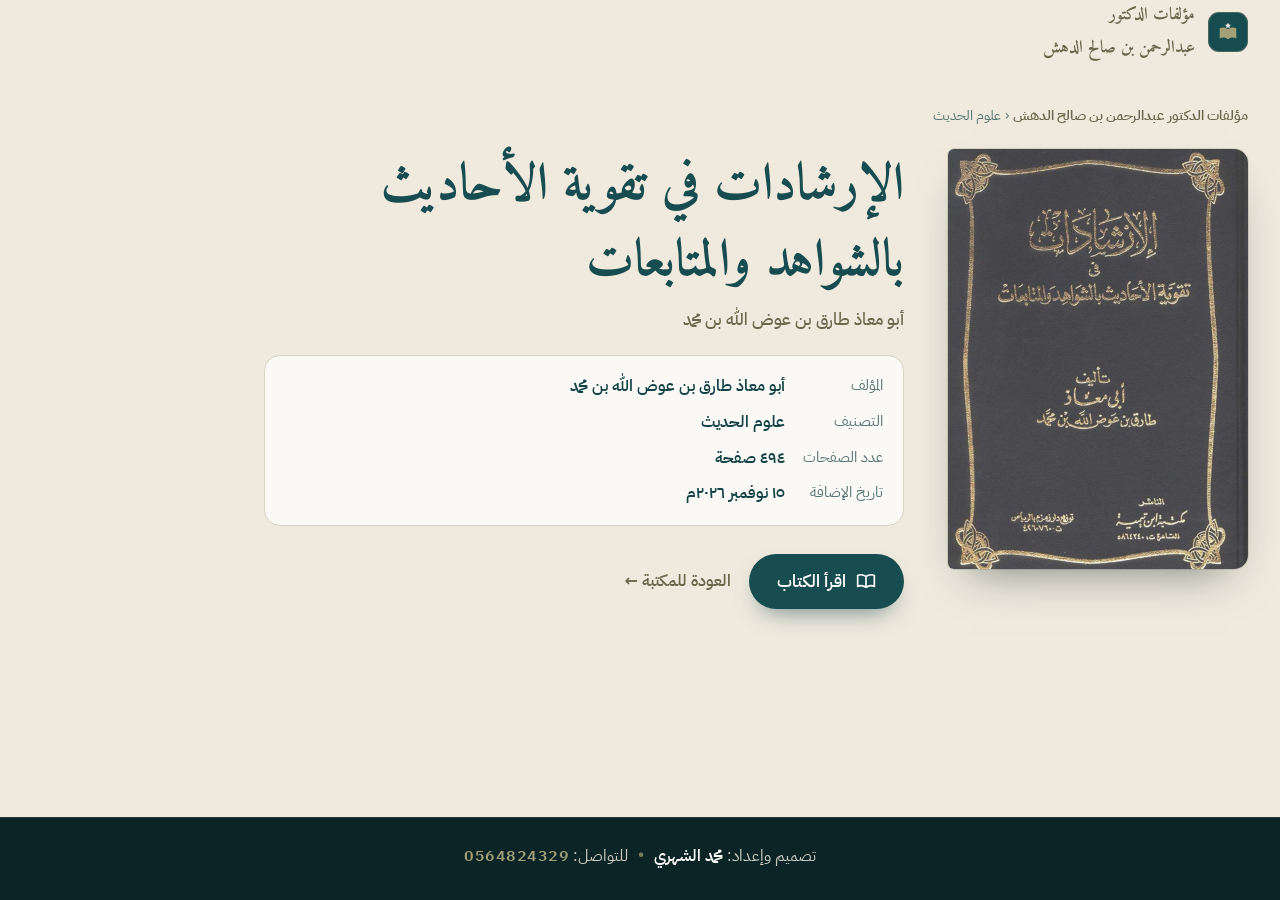
<file: kitab/b01.html>
<!doctype html>
<html lang="ar" dir="rtl">
<head>
<meta charset="utf-8">
<meta name="viewport" content="width=device-width,initial-scale=1">
<title>الإرشادات في تقوية الأحاديث بالشواهد والمتابعات — أبو معاذ طارق بن عوض الله بن محمد | مؤلفات الدكتور عبدالرحمن بن صالح الدهش</title>
<meta name="description" content="كتاب «الإرشادات في تقوية الأحاديث بالشواهد والمتابعات» — أبو معاذ طارق بن عوض الله بن محمد، من تصنيف علوم الحديث، في ٤٩٤ صفحة. اقرأه مجاناً بتقليب الصفحات في مؤلفات الدكتور عبدالرحمن بن صالح الدهش.">
<link rel="canonical" href="https://mohdalshehri.github.io/aldahash/kitab/b01.html">
<meta property="og:type" content="book">
<meta property="og:locale" content="ar_SA">
<meta property="og:site_name" content="مؤلفات الدكتور عبدالرحمن بن صالح الدهش">
<meta property="og:title" content="الإرشادات في تقوية الأحاديث بالشواهد والمتابعات — أبو معاذ طارق بن عوض الله بن محمد">
<meta property="og:description" content="كتاب «الإرشادات في تقوية الأحاديث بالشواهد والمتابعات» — أبو معاذ طارق بن عوض الله بن محمد، من تصنيف علوم الحديث، في ٤٩٤ صفحة. اقرأه مجاناً بتقليب الصفحات في مؤلفات الدكتور عبدالرحمن بن صالح الدهش.">
<meta property="og:url" content="https://mohdalshehri.github.io/aldahash/kitab/b01.html">
<meta property="og:image" content="https://mohdalshehri.github.io/aldahash/covers/book-01.jpg%3Fv%3D2">
<meta property="og:image:alt" content="الإرشادات في تقوية الأحاديث بالشواهد والمتابعات">
<meta name="twitter:card" content="summary_large_image">
<meta name="twitter:title" content="الإرشادات في تقوية الأحاديث بالشواهد والمتابعات">
<meta name="twitter:description" content="كتاب «الإرشادات في تقوية الأحاديث بالشواهد والمتابعات» — أبو معاذ طارق بن عوض الله بن محمد، من تصنيف علوم الحديث، في ٤٩٤ صفحة. اقرأه مجاناً بتقليب الصفحات في مؤلفات الدكتور عبدالرحمن بن صالح الدهش.">
<meta name="twitter:image" content="https://mohdalshehri.github.io/aldahash/covers/book-01.jpg%3Fv%3D2">
<script type="application/ld+json">
{
 "@context": "https://schema.org",
 "@type": "Book",
 "name": "الإرشادات في تقوية الأحاديث بالشواهد والمتابعات",
 "inLanguage": "ar",
 "url": "https://mohdalshehri.github.io/aldahash/kitab/b01.html",
 "image": "https://mohdalshehri.github.io/aldahash/covers/book-01.jpg%3Fv%3D2",
 "isPartOf": {
  "@type": "WebSite",
  "name": "مؤلفات الدكتور عبدالرحمن بن صالح الدهش",
  "url": "https://mohdalshehri.github.io/aldahash/"
 },
 "author": {
  "@type": "Person",
  "name": "أبو معاذ طارق بن عوض الله بن محمد"
 },
 "numberOfPages": 494,
 "genre": "علوم الحديث",
 "dateCreated": "2026-11-15"
}
</script>
<link rel="manifest" href="../manifest.webmanifest">
<link rel="icon" type="image/png" sizes="32x32" href="../assets/favicon-32.png">
<link rel="apple-touch-icon" sizes="180x180" href="../assets/apple-touch-icon.png">
<link rel="stylesheet" href="../assets/style.css?v=53">
<link rel="stylesheet" href="../assets/home.css?v=53">
<style id="lib-theme">:root:root{--t-primary:#174c50;--t-primary-rgb:23 76 80;--t-primary-l:#25575b;--t-primary-2:#11393c;--t-primary-2-rgb:17 57 60;--t-primary-d:#0f3133;--t-primary-d-rgb:15 49 51;--t-primary-dd:#0b2426;--t-primary-dd-rgb:11 36 38;--t-stage:#091e20;--t-stage-rgb:9 30 32;--t-sheet:#0c2628;--t-zoom:#07181a;--t-annbar-rgb:12 38 40;--t-accent:#a4a078;--t-accent-rgb:164 160 120;--t-accent-2-rgb:164 160 120;--t-accent-m:#8b8866;--t-accent-text:#6a674d;--t-bg:#f0eade;--t-bg-rgb:240 234 222;--t-bg-2:#e2ddcc;--t-card:#faf9f5;--t-soft:#e6e0d1;--t-line:#d7d4c3;--t-line-2:#d6d4c3;--t-ink:#144346;--t-ink-rgb:20 67 70;--t-muted:#567574;--t-muted-2:#5d7a79;--t-on-dark-2:#e2ddcc;--t-on-dark-3:#e8e3d4;--t-placeholder:#778e8b;--t-chip:#e7e3d8;--t-chip-h:#e1dbca;--t-tint:#e2ddcc;--t-tint-2:#ece6d9;--t-pg:#f7f3ed;--t-pg-2:#e8e3d4;--t-pg-ink:#a5a88f;--t-fan:#0d2a2c;--t-line-h:#c1bfa9;--t-line-h2:#c3c1ac;--t-frame:#e4dfd1;--t-frame-2:#dbd7c6;--t-frame-h:#d9d5c4;--t-frame-h2:#d0cdb9;--t-dot:#9ca492;--t-highlight:#d4dcd5;--t-pat:url("data:image/svg+xml,%3Csvg xmlns='http://www.w3.org/2000/svg' width='84' height='84' viewBox='0 0 84 84'%3E%3Cg fill='none' stroke='%23a4a078' stroke-width='.7' stroke-opacity='.22'%3E%3Cpath d='M42 18l7 17 17 7-17 7-7 17-7-17-17-7 17-7z'/%3E%3Crect x='27' y='27' width='30' height='30' transform='rotate(45 42 42)'/%3E%3Ccircle cx='42' cy='42' r='5'/%3E%3Cpath d='M0 0l12 12M84 0L72 12M0 84l12-12M84 84L72 72'/%3E%3C/g%3E%3C/svg%3E")}</style>
<style>body.kb-page{display:flex;flex-direction:column;min-height:100vh}.kb-page .kb{flex:1}
.kb{padding:40px 0 8px}
.kb-info{max-width:640px}
.kb .crumb{font-size:14px;color:var(--muted);margin:0 0 22px}
.kb .crumb a{color:var(--gold);text-decoration:none;font-weight:600}
.kb-grid{display:grid;grid-template-columns:minmax(0,300px) minmax(0,1fr);gap:44px;align-items:start}
.kb-cover{margin:0;border-radius:6px 14px 14px 6px;overflow:hidden;background:var(--t-card);box-shadow:0 22px 44px -22px rgb(var(--t-primary-dd-rgb) / .55),0 0 0 1px var(--line)}
.kb-cover img{display:block;width:100%;height:auto}
.kb h1{font-family:var(--display);font-weight:700;font-size:clamp(34px,5vw,52px);line-height:1.45;color:var(--emerald);margin:0 0 6px}
.kb .by{font-size:17px;color:var(--gold);margin:0 0 22px;font-weight:500}
.kb dl{display:grid;grid-template-columns:auto minmax(0,1fr);gap:10px 18px;margin:0 0 28px;padding:18px 20px;background:var(--t-card);border:1px solid var(--line);border-radius:var(--r)}
.kb dt{color:var(--muted);font-size:14.5px}
.kb dd{margin:0;font-weight:600;color:var(--ink)}
.kb dd a{color:inherit;text-decoration:none}
.kb .desc{line-height:2;margin:0 0 26px}
.kb-act{display:flex;flex-wrap:wrap;gap:12px 18px;align-items:center}
.kb-read{display:inline-flex;align-items:center;gap:10px;background:var(--emerald);color:#fff;text-decoration:none;font-weight:600;font-size:17px;padding:14px 28px;border-radius:999px;box-shadow:0 12px 26px -12px rgb(var(--t-primary-rgb) / .7);transition:background .2s,transform .2s}
.kb-read:hover{background:var(--emerald-d);transform:translateY(-1px)}
.kb-read svg{width:20px;height:20px}
.kb-back{color:var(--gold);font-weight:600;text-decoration:none}
.kb-back:hover{text-decoration:underline}
.kb-ex{margin:44px 0 0;padding:26px 28px;background:var(--t-card);border:1px solid var(--line);border-radius:var(--r)}
.kb-ex h2{font-family:var(--display);color:var(--emerald);font-size:26px;margin:0 0 12px}
.kb-ex h3{font-size:16px;color:var(--gold);margin:20px 0 8px}
.kb-ex p{line-height:2.1;margin:0}
.kb-ex ul{margin:0;padding-inline-start:20px;columns:2;column-gap:32px;line-height:2}
.kb-foot{margin-top:56px;background:var(--emerald-dd)}
@media (max-width:760px){.kb{padding-top:24px}.kb-grid{grid-template-columns:minmax(0,1fr);gap:26px;text-align:center}.kb-cover{max-width:230px;margin:0 auto}
  .kb dl{text-align:start}.kb-act{justify-content:center}.kb-ex{text-align:start;padding:20px 18px}.kb-ex ul{columns:1}.kb-foot .foot-bot{padding-bottom:22px}}</style>
</head>
<body class="home kb-page">
<header class="topbar">
  <div class="wrap">
    <a class="brand" href="../" aria-label="الصفحة الرئيسية">
      <span class="brand-mark"><svg viewBox="0 0 64 64" aria-hidden="true"><path d="M10 22c8-3.5 15-2.5 22 2.5v27c-7-5-14-6-22-2.5z M54 22c-8-3.5-15-2.5-22 2.5v27c7-5 14-6 22-2.5z" style="fill:var(--t-accent)"/><path d="M32 7l2.4 4.9 5.4.8-3.9 3.8.9 5.4L32 19.4l-4.8 2.5.9-5.4-3.9-3.8 5.4-.8z" style="fill:var(--t-bg)"/></svg></span>
      <span class="brand-txt"><b>مؤلفات الدكتور</b><small>عبدالرحمن بن صالح الدهش</small></span>
    </a>
  </div>
</header>
<main class="kb">
  <div class="wrap">
    <p class="crumb"><a href="../">مؤلفات الدكتور عبدالرحمن بن صالح الدهش</a> ‹ علوم الحديث</p>
    <article class="kb-grid">
      <figure class="kb-cover"><img src="../covers/book-01.jpg?v=2" alt="الإرشادات في تقوية الأحاديث بالشواهد والمتابعات"></figure>
      <div class="kb-info">
        <h1>الإرشادات في تقوية الأحاديث بالشواهد والمتابعات</h1>
        <p class="by">أبو معاذ طارق بن عوض الله بن محمد</p>
        
        <dl><dt>المؤلف</dt><dd>أبو معاذ طارق بن عوض الله بن محمد</dd><dt>التصنيف</dt><dd><a href="../#library">علوم الحديث</a></dd><dt>عدد الصفحات</dt><dd>٤٩٤ صفحة</dd><dt>تاريخ الإضافة</dt><dd><time datetime="2026-11-15">١٥ نوفمبر ٢٠٢٦م</time></dd></dl>
        <div class="kb-act">
          <a class="kb-read" href="../read.html?id=b01"><svg viewBox="0 0 24 24" fill="none" stroke="currentColor" stroke-width="2" stroke-linecap="round" stroke-linejoin="round" aria-hidden="true"><path d="M2 5.5C5 4 8.5 4.2 12 6.5v13c-3.5-2.3-7-2.5-10-1z M22 5.5C19 4 15.5 4.2 12 6.5v13c3.5-2.3 7-2.5 10-1z"/></svg>اقرأ الكتاب</a>
          <a class="kb-back" href="../">العودة للمكتبة ←</a>
        </div>
      </div>
    </article>
    
  </div>
</main>
<footer class="foot kb-foot"><div class="foot-bot"><div class="wrap"><div class="credit">تصميم وإعداد: <b>محمد الشهري</b><span class="sep">•</span>للتواصل: <a href="https://wa.me/966564824329" target="_blank" rel="noopener" dir="ltr">0564824329</a></div></div></div></footer>
</body>
</html>
</file>
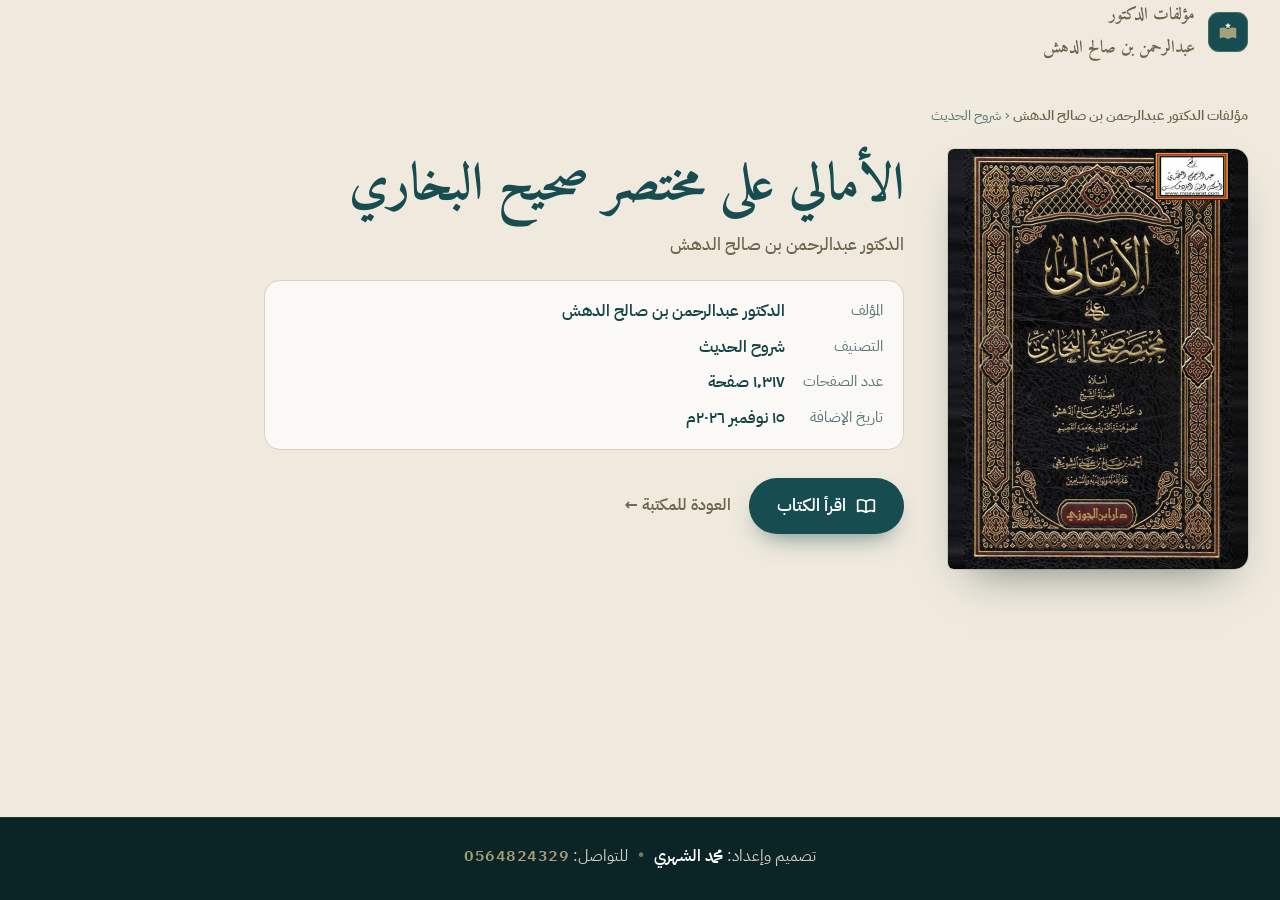
<file: kitab/b02.html>
<!doctype html>
<html lang="ar" dir="rtl">
<head>
<meta charset="utf-8">
<meta name="viewport" content="width=device-width,initial-scale=1">
<title>الأمالي على مختصر صحيح البخاري — الدكتور عبدالرحمن بن صالح الدهش | مؤلفات الدكتور عبدالرحمن بن صالح الدهش</title>
<meta name="description" content="كتاب «الأمالي على مختصر صحيح البخاري» — الدكتور عبدالرحمن بن صالح الدهش، من تصنيف شروح الحديث، في ١٬٣١٧ صفحة. اقرأه مجاناً بتقليب الصفحات في مؤلفات الدكتور عبدالرحمن بن صالح الدهش.">
<link rel="canonical" href="https://mohdalshehri.github.io/aldahash/kitab/b02.html">
<meta property="og:type" content="book">
<meta property="og:locale" content="ar_SA">
<meta property="og:site_name" content="مؤلفات الدكتور عبدالرحمن بن صالح الدهش">
<meta property="og:title" content="الأمالي على مختصر صحيح البخاري — الدكتور عبدالرحمن بن صالح الدهش">
<meta property="og:description" content="كتاب «الأمالي على مختصر صحيح البخاري» — الدكتور عبدالرحمن بن صالح الدهش، من تصنيف شروح الحديث، في ١٬٣١٧ صفحة. اقرأه مجاناً بتقليب الصفحات في مؤلفات الدكتور عبدالرحمن بن صالح الدهش.">
<meta property="og:url" content="https://mohdalshehri.github.io/aldahash/kitab/b02.html">
<meta property="og:image" content="https://mohdalshehri.github.io/aldahash/covers/book-02.jpg%3Fv%3D2">
<meta property="og:image:alt" content="الأمالي على مختصر صحيح البخاري">
<meta name="twitter:card" content="summary_large_image">
<meta name="twitter:title" content="الأمالي على مختصر صحيح البخاري">
<meta name="twitter:description" content="كتاب «الأمالي على مختصر صحيح البخاري» — الدكتور عبدالرحمن بن صالح الدهش، من تصنيف شروح الحديث، في ١٬٣١٧ صفحة. اقرأه مجاناً بتقليب الصفحات في مؤلفات الدكتور عبدالرحمن بن صالح الدهش.">
<meta name="twitter:image" content="https://mohdalshehri.github.io/aldahash/covers/book-02.jpg%3Fv%3D2">
<script type="application/ld+json">
{
 "@context": "https://schema.org",
 "@type": "Book",
 "name": "الأمالي على مختصر صحيح البخاري",
 "inLanguage": "ar",
 "url": "https://mohdalshehri.github.io/aldahash/kitab/b02.html",
 "image": "https://mohdalshehri.github.io/aldahash/covers/book-02.jpg%3Fv%3D2",
 "isPartOf": {
  "@type": "WebSite",
  "name": "مؤلفات الدكتور عبدالرحمن بن صالح الدهش",
  "url": "https://mohdalshehri.github.io/aldahash/"
 },
 "author": {
  "@type": "Person",
  "name": "عبدالرحمن بن صالح الدهش"
 },
 "numberOfPages": 1317,
 "genre": "شروح الحديث",
 "dateCreated": "2026-11-15"
}
</script>
<link rel="manifest" href="../manifest.webmanifest">
<link rel="icon" type="image/png" sizes="32x32" href="../assets/favicon-32.png">
<link rel="apple-touch-icon" sizes="180x180" href="../assets/apple-touch-icon.png">
<link rel="stylesheet" href="../assets/style.css?v=53">
<link rel="stylesheet" href="../assets/home.css?v=53">
<style id="lib-theme">:root:root{--t-primary:#174c50;--t-primary-rgb:23 76 80;--t-primary-l:#25575b;--t-primary-2:#11393c;--t-primary-2-rgb:17 57 60;--t-primary-d:#0f3133;--t-primary-d-rgb:15 49 51;--t-primary-dd:#0b2426;--t-primary-dd-rgb:11 36 38;--t-stage:#091e20;--t-stage-rgb:9 30 32;--t-sheet:#0c2628;--t-zoom:#07181a;--t-annbar-rgb:12 38 40;--t-accent:#a4a078;--t-accent-rgb:164 160 120;--t-accent-2-rgb:164 160 120;--t-accent-m:#8b8866;--t-accent-text:#6a674d;--t-bg:#f0eade;--t-bg-rgb:240 234 222;--t-bg-2:#e2ddcc;--t-card:#faf9f5;--t-soft:#e6e0d1;--t-line:#d7d4c3;--t-line-2:#d6d4c3;--t-ink:#144346;--t-ink-rgb:20 67 70;--t-muted:#567574;--t-muted-2:#5d7a79;--t-on-dark-2:#e2ddcc;--t-on-dark-3:#e8e3d4;--t-placeholder:#778e8b;--t-chip:#e7e3d8;--t-chip-h:#e1dbca;--t-tint:#e2ddcc;--t-tint-2:#ece6d9;--t-pg:#f7f3ed;--t-pg-2:#e8e3d4;--t-pg-ink:#a5a88f;--t-fan:#0d2a2c;--t-line-h:#c1bfa9;--t-line-h2:#c3c1ac;--t-frame:#e4dfd1;--t-frame-2:#dbd7c6;--t-frame-h:#d9d5c4;--t-frame-h2:#d0cdb9;--t-dot:#9ca492;--t-highlight:#d4dcd5;--t-pat:url("data:image/svg+xml,%3Csvg xmlns='http://www.w3.org/2000/svg' width='84' height='84' viewBox='0 0 84 84'%3E%3Cg fill='none' stroke='%23a4a078' stroke-width='.7' stroke-opacity='.22'%3E%3Cpath d='M42 18l7 17 17 7-17 7-7 17-7-17-17-7 17-7z'/%3E%3Crect x='27' y='27' width='30' height='30' transform='rotate(45 42 42)'/%3E%3Ccircle cx='42' cy='42' r='5'/%3E%3Cpath d='M0 0l12 12M84 0L72 12M0 84l12-12M84 84L72 72'/%3E%3C/g%3E%3C/svg%3E")}</style>
<style>body.kb-page{display:flex;flex-direction:column;min-height:100vh}.kb-page .kb{flex:1}
.kb{padding:40px 0 8px}
.kb-info{max-width:640px}
.kb .crumb{font-size:14px;color:var(--muted);margin:0 0 22px}
.kb .crumb a{color:var(--gold);text-decoration:none;font-weight:600}
.kb-grid{display:grid;grid-template-columns:minmax(0,300px) minmax(0,1fr);gap:44px;align-items:start}
.kb-cover{margin:0;border-radius:6px 14px 14px 6px;overflow:hidden;background:var(--t-card);box-shadow:0 22px 44px -22px rgb(var(--t-primary-dd-rgb) / .55),0 0 0 1px var(--line)}
.kb-cover img{display:block;width:100%;height:auto}
.kb h1{font-family:var(--display);font-weight:700;font-size:clamp(34px,5vw,52px);line-height:1.45;color:var(--emerald);margin:0 0 6px}
.kb .by{font-size:17px;color:var(--gold);margin:0 0 22px;font-weight:500}
.kb dl{display:grid;grid-template-columns:auto minmax(0,1fr);gap:10px 18px;margin:0 0 28px;padding:18px 20px;background:var(--t-card);border:1px solid var(--line);border-radius:var(--r)}
.kb dt{color:var(--muted);font-size:14.5px}
.kb dd{margin:0;font-weight:600;color:var(--ink)}
.kb dd a{color:inherit;text-decoration:none}
.kb .desc{line-height:2;margin:0 0 26px}
.kb-act{display:flex;flex-wrap:wrap;gap:12px 18px;align-items:center}
.kb-read{display:inline-flex;align-items:center;gap:10px;background:var(--emerald);color:#fff;text-decoration:none;font-weight:600;font-size:17px;padding:14px 28px;border-radius:999px;box-shadow:0 12px 26px -12px rgb(var(--t-primary-rgb) / .7);transition:background .2s,transform .2s}
.kb-read:hover{background:var(--emerald-d);transform:translateY(-1px)}
.kb-read svg{width:20px;height:20px}
.kb-back{color:var(--gold);font-weight:600;text-decoration:none}
.kb-back:hover{text-decoration:underline}
.kb-ex{margin:44px 0 0;padding:26px 28px;background:var(--t-card);border:1px solid var(--line);border-radius:var(--r)}
.kb-ex h2{font-family:var(--display);color:var(--emerald);font-size:26px;margin:0 0 12px}
.kb-ex h3{font-size:16px;color:var(--gold);margin:20px 0 8px}
.kb-ex p{line-height:2.1;margin:0}
.kb-ex ul{margin:0;padding-inline-start:20px;columns:2;column-gap:32px;line-height:2}
.kb-foot{margin-top:56px;background:var(--emerald-dd)}
@media (max-width:760px){.kb{padding-top:24px}.kb-grid{grid-template-columns:minmax(0,1fr);gap:26px;text-align:center}.kb-cover{max-width:230px;margin:0 auto}
  .kb dl{text-align:start}.kb-act{justify-content:center}.kb-ex{text-align:start;padding:20px 18px}.kb-ex ul{columns:1}.kb-foot .foot-bot{padding-bottom:22px}}</style>
</head>
<body class="home kb-page">
<header class="topbar">
  <div class="wrap">
    <a class="brand" href="../" aria-label="الصفحة الرئيسية">
      <span class="brand-mark"><svg viewBox="0 0 64 64" aria-hidden="true"><path d="M10 22c8-3.5 15-2.5 22 2.5v27c-7-5-14-6-22-2.5z M54 22c-8-3.5-15-2.5-22 2.5v27c7-5 14-6 22-2.5z" style="fill:var(--t-accent)"/><path d="M32 7l2.4 4.9 5.4.8-3.9 3.8.9 5.4L32 19.4l-4.8 2.5.9-5.4-3.9-3.8 5.4-.8z" style="fill:var(--t-bg)"/></svg></span>
      <span class="brand-txt"><b>مؤلفات الدكتور</b><small>عبدالرحمن بن صالح الدهش</small></span>
    </a>
  </div>
</header>
<main class="kb">
  <div class="wrap">
    <p class="crumb"><a href="../">مؤلفات الدكتور عبدالرحمن بن صالح الدهش</a> ‹ شروح الحديث</p>
    <article class="kb-grid">
      <figure class="kb-cover"><img src="../covers/book-02.jpg?v=2" alt="الأمالي على مختصر صحيح البخاري"></figure>
      <div class="kb-info">
        <h1>الأمالي على مختصر صحيح البخاري</h1>
        <p class="by">الدكتور عبدالرحمن بن صالح الدهش</p>
        
        <dl><dt>المؤلف</dt><dd>الدكتور عبدالرحمن بن صالح الدهش</dd><dt>التصنيف</dt><dd><a href="../#library">شروح الحديث</a></dd><dt>عدد الصفحات</dt><dd>١٬٣١٧ صفحة</dd><dt>تاريخ الإضافة</dt><dd><time datetime="2026-11-15">١٥ نوفمبر ٢٠٢٦م</time></dd></dl>
        <div class="kb-act">
          <a class="kb-read" href="../read.html?id=b02"><svg viewBox="0 0 24 24" fill="none" stroke="currentColor" stroke-width="2" stroke-linecap="round" stroke-linejoin="round" aria-hidden="true"><path d="M2 5.5C5 4 8.5 4.2 12 6.5v13c-3.5-2.3-7-2.5-10-1z M22 5.5C19 4 15.5 4.2 12 6.5v13c3.5-2.3 7-2.5 10-1z"/></svg>اقرأ الكتاب</a>
          <a class="kb-back" href="../">العودة للمكتبة ←</a>
        </div>
      </div>
    </article>
    
  </div>
</main>
<footer class="foot kb-foot"><div class="foot-bot"><div class="wrap"><div class="credit">تصميم وإعداد: <b>محمد الشهري</b><span class="sep">•</span>للتواصل: <a href="https://wa.me/966564824329" target="_blank" rel="noopener" dir="ltr">0564824329</a></div></div></div></footer>
</body>
</html>
</file>
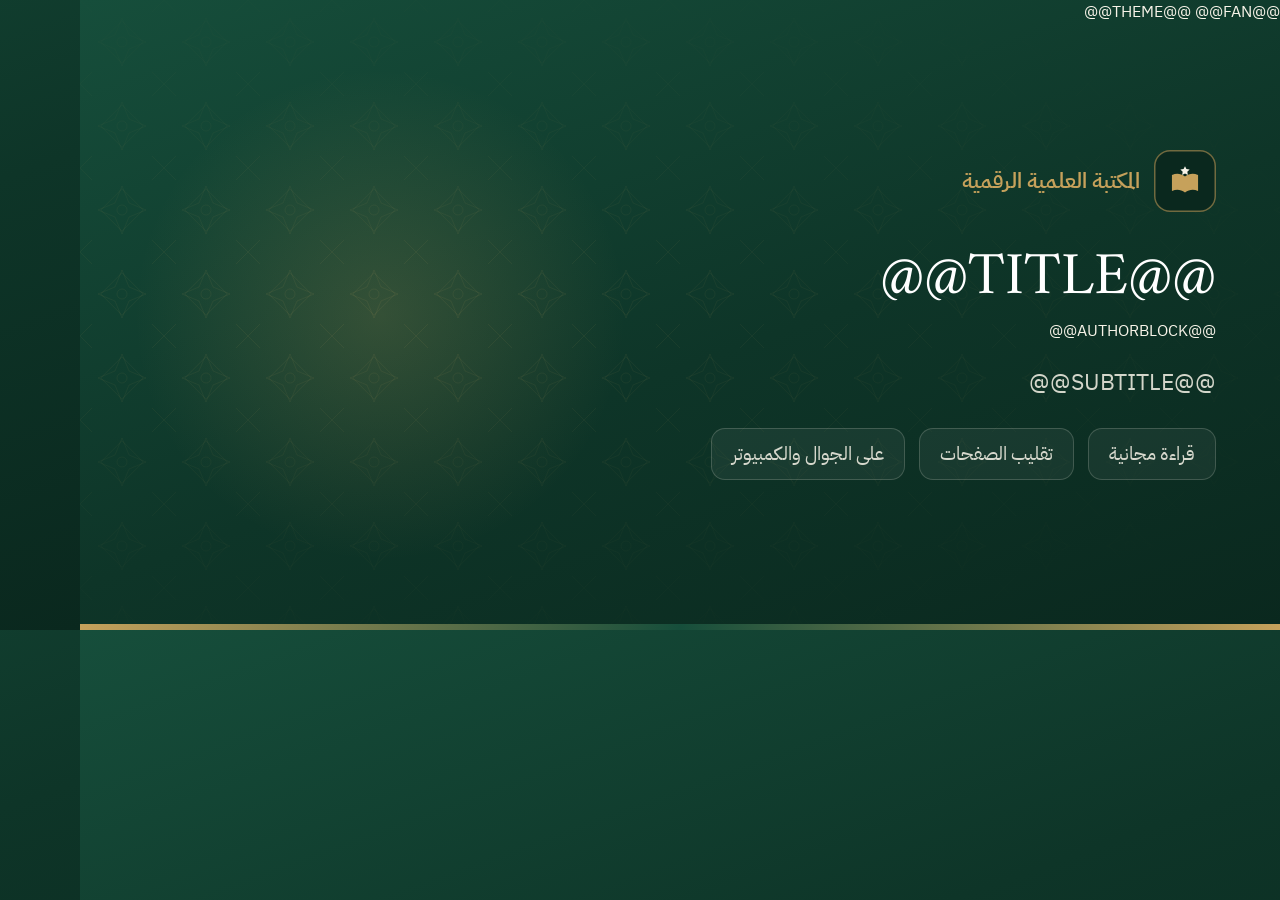
<file: tools/og-template.html>
<!doctype html><html lang="ar" dir="rtl"><head><meta charset="utf-8">
<!-- قالب صورة المشاركة 1200×630 — يملؤه tools/configure.py ثم يصوّره -->
<link rel="stylesheet" href="../assets/style.css">
@@THEME@@
<style>
html,body{margin:0;width:1200px;height:630px;overflow:hidden}
body{position:relative;background:var(--t-hero-bg,linear-gradient(160deg,var(--t-primary) 0%,var(--t-primary-d) 55%,var(--t-primary-dd) 100%));color:var(--t-hero-fg,var(--t-bg));font-family:"Plex",sans-serif}
.pat{position:absolute;inset:0;opacity:.6;background-image:var(--t-pat,url("data:image/svg+xml,%3Csvg xmlns='http://www.w3.org/2000/svg' width='84' height='84' viewBox='0 0 84 84'%3E%3Cg fill='none' stroke='%23c6a15b' stroke-width='.7' stroke-opacity='.22'%3E%3Cpath d='M42 18l7 17 17 7-17 7-7 17-7-17-17-7 17-7z'/%3E%3Crect x='27' y='27' width='30' height='30' transform='rotate(45 42 42)'/%3E%3Ccircle cx='42' cy='42' r='5'/%3E%3Cpath d='M0 0l12 12M84 0L72 12M0 84l12-12M84 84L72 72'/%3E%3C/g%3E%3C/svg%3E"));-webkit-mask-image:radial-gradient(ellipse at 25% 50%,#000,rgba(0,0,0,.4) 50%,transparent 85%)}
.glow{position:absolute;width:560px;height:560px;left:20px;top:35px;border-radius:50%;background:radial-gradient(circle,rgb(var(--t-accent-rgb) / .2),transparent 62%)}
.txt{position:absolute;right:64px;top:0;bottom:0;width:650px;display:flex;flex-direction:column;justify-content:center}
body.nocovers .txt{right:0;left:0;width:auto;align-items:center;text-align:center;padding:0 80px}
.brand{display:flex;align-items:center;gap:14px;margin-bottom:26px}
.mark{width:62px;height:62px;border-radius:16px;background:var(--t-primary-dd);display:grid;place-items:center;box-shadow:inset 0 0 0 1.5px rgb(var(--t-accent-rgb) / .55)}
.mark svg{width:38px;height:38px}
.eye{color:var(--t-hero-eyebrow,var(--t-accent));font-size:22px;font-weight:600}
h1{margin:0;font-family:"Amiri",serif;font-weight:700;font-size:var(--h1,60px);line-height:1.35;color:var(--t-hero-title,#fff);white-space:nowrap}
h2{margin:8px 0 0;font-family:"Amiri",serif;font-weight:700;font-size:38px;line-height:1.5;color:var(--t-highlight)}
p{margin:18px 0 0;font-size:23px;line-height:1.7;color:var(--t-hero-text,rgb(var(--t-bg-rgb) / .85))}
.facts{display:flex;gap:14px;margin-top:26px}
.facts div{border:1px solid var(--t-hero-box-bd,rgb(var(--t-bg-rgb) / .18));background:var(--t-hero-box-bg,rgba(255,255,255,.05));border-radius:14px;padding:10px 20px;font-size:19px;color:var(--t-hero-text,rgb(var(--t-bg-rgb) / .85))}
.fan{position:absolute;left:40px;top:0;bottom:0;width:470px}
.fan img{position:absolute;bottom:92px;width:200px;aspect-ratio:5/7;object-fit:cover;border-radius:3px 8px 8px 3px;box-shadow:0 28px 40px -18px rgb(var(--t-shade-rgb,0 0 0) / .8),0 2px 6px rgb(var(--t-shade-rgb,0 0 0) / .3)}
.fan .c{left:135px;width:220px;z-index:3;bottom:88px}
.fan .l{left:10px;transform:scale(.86);transform-origin:50% 100%;filter:brightness(.92);z-index:1}
.fan .r{left:270px;transform:scale(.86);transform-origin:50% 100%;filter:brightness(.92);z-index:1}
.shadow{position:absolute;left:30px;width:430px;bottom:70px;height:34px;border-radius:50%;background:radial-gradient(closest-side,rgb(var(--t-shade-rgb,0 0 0) / .5),transparent);filter:blur(4px)}
.line{position:absolute;left:60px;width:370px;bottom:88px;height:1px;background:linear-gradient(90deg,transparent,rgb(var(--t-accent-rgb) / .6),transparent)}
.foot{position:absolute;bottom:0;left:0;right:0;height:6px;background:linear-gradient(90deg,var(--t-accent),var(--t-primary),var(--t-accent))}
.art{display:block;height:96px;aspect-ratio:var(--na-ratio,5.52);margin-top:10px;background:var(--t-highlight);-webkit-mask:var(--na) right center/contain no-repeat}
</style></head><body class="@@BODYCLASS@@">
<div class="pat"></div><div class="glow"></div>
@@FAN@@
<div class="txt">
 <div class="brand"><span class="mark"><svg viewBox="0 0 64 64"><path d="M10 22c8-3.5 15-2.5 22 2.5v27c-7-5-14-6-22-2.5z M54 22c-8-3.5-15-2.5-22 2.5v27c7-5 14-6 22-2.5z" style="fill:var(--t-accent)"/><path d="M32 7l2.4 4.9 5.4.8-3.9 3.8.9 5.4L32 19.4l-4.8 2.5.9-5.4-3.9-3.8 5.4-.8z" style="fill:var(--t-bg)"/></svg></span><span class="eye">المكتبة العلمية الرقمية</span></div>
 <h1 id="h1">@@TITLE@@</h1>
 @@AUTHORBLOCK@@
 <p>@@SUBTITLE@@</p>
 <div class="facts"><div>قراءة مجانية</div><div>تقليب الصفحات</div><div>على الجوال والكمبيوتر</div></div>
</div>
<div class="foot"></div>
<script>
// تصغير العنوان تلقائياً حتى يتسع في سطر واحد
const h=document.getElementById('h1'); let s=60; while(h.scrollWidth>h.clientWidth+2 && s>36){s-=2;document.body.style.setProperty('--h1',s+'px');}
</script>
</body></html>
</file>
<file: assets/style.css>
/* ===== الخطوط (محفوظة داخل الموقع) ===== */
@font-face{font-family:"Amiri";src:url(../fonts/amiri-arabic-400-normal.woff2) format("woff2");font-weight:400;font-display:swap;unicode-range:U+0600-06FF,U+0750-077F,U+0870-088E,U+0890-0891,U+0898-08E1,U+08E3-08FF,U+200C-200E,U+2010-2011,U+204F,U+2E41,U+FB50-FDFF,U+FE70-FE74,U+FE76-FEFC}
@font-face{font-family:"Amiri";src:url(../fonts/amiri-arabic-700-normal.woff2) format("woff2");font-weight:700;font-display:swap;unicode-range:U+0600-06FF,U+0750-077F,U+0870-088E,U+0890-0891,U+0898-08E1,U+08E3-08FF,U+200C-200E,U+2010-2011,U+204F,U+2E41,U+FB50-FDFF,U+FE70-FE74,U+FE76-FEFC}
@font-face{font-family:"Amiri";src:url(../fonts/amiri-latin-400-normal.woff2) format("woff2");font-weight:400;font-display:swap;unicode-range:U+0000-00FF}
@font-face{font-family:"Amiri";src:url(../fonts/amiri-latin-400-normal.woff2) format("woff2");font-weight:700;font-display:swap;unicode-range:U+0000-00FF}
@font-face{font-family:"Plex";src:url(../fonts/ibm-plex-sans-arabic-arabic-400-normal.woff2) format("woff2");font-weight:400;font-display:swap;unicode-range:U+0600-06FF,U+0750-077F,U+0870-088E,U+0890-0891,U+0898-08E1,U+08E3-08FF,U+200C-200E,U+2010-2011,U+204F,U+2E41,U+FB50-FDFF,U+FE70-FE74,U+FE76-FEFC}
@font-face{font-family:"Plex";src:url(../fonts/ibm-plex-sans-arabic-arabic-500-normal.woff2) format("woff2");font-weight:500;font-display:swap;unicode-range:U+0600-06FF,U+0750-077F,U+0870-088E,U+0890-0891,U+0898-08E1,U+08E3-08FF,U+200C-200E,U+2010-2011,U+204F,U+2E41,U+FB50-FDFF,U+FE70-FE74,U+FE76-FEFC}
@font-face{font-family:"Plex";src:url(../fonts/ibm-plex-sans-arabic-arabic-600-normal.woff2) format("woff2");font-weight:600;font-display:swap;unicode-range:U+0600-06FF,U+0750-077F,U+0870-088E,U+0890-0891,U+0898-08E1,U+08E3-08FF,U+200C-200E,U+2010-2011,U+204F,U+2E41,U+FB50-FDFF,U+FE70-FE74,U+FE76-FEFC}
@font-face{font-family:"Plex";src:url(../fonts/ibm-plex-sans-arabic-arabic-600-normal.woff2) format("woff2");font-weight:700;font-display:swap;unicode-range:U+0600-06FF,U+0750-077F,U+0870-088E,U+0890-0891,U+0898-08E1,U+08E3-08FF,U+200C-200E,U+2010-2011,U+204F,U+2E41,U+FB50-FDFF,U+FE70-FE74,U+FE76-FEFC}
@font-face{font-family:"Plex";src:url(../fonts/ibm-plex-sans-arabic-latin-400-normal.woff2) format("woff2");font-weight:400;font-display:swap;unicode-range:U+0000-00FF}
@font-face{font-family:"Plex";src:url(../fonts/ibm-plex-sans-arabic-latin-400-normal.woff2) format("woff2");font-weight:500;font-display:swap;unicode-range:U+0000-00FF}
@font-face{font-family:"Plex";src:url(../fonts/ibm-plex-sans-arabic-latin-600-normal.woff2) format("woff2");font-weight:600;font-display:swap;unicode-range:U+0000-00FF}
@font-face{font-family:"Plex";src:url(../fonts/ibm-plex-sans-arabic-latin-600-normal.woff2) format("woff2");font-weight:700;font-display:swap;unicode-range:U+0000-00FF}

:root{
  --paper:#f6f1e7; --paper-2:#efe6d3; --card:#fffdf8; --ink:#2b2419; --muted:#7b6d55;
  --gold:#a8843f; --gold-2:#c9a961; --line:#e3d7bd; --danger:#a2412f; --ok:#3f7a4f;
  --stage:#221d16; --stage-2:#2f281e; --bar:rgba(28,24,18,.86); --on-dark:#f3ead6;
  --radius:12px;
  --ui:"Plex",system-ui,-apple-system,"Segoe UI",Tahoma,sans-serif;
  --display:"Amiri","Traditional Arabic",serif;
}
*{box-sizing:border-box}
html,body{margin:0}
body{font-family:var(--ui);color:var(--ink);background:var(--paper);line-height:1.6;-webkit-font-smoothing:antialiased}
button,input{font:inherit}
a{color:inherit}
[hidden]{display:none!important}
.sr{position:absolute;width:1px;height:1px;overflow:hidden;clip:rect(0 0 0 0)}

/* ===== شريط التاريخ ===== */
.datebar{display:flex;justify-content:center;gap:12px;flex-wrap:wrap;padding:9px 16px;word-spacing:.08em;background:var(--ink);color:#efe3c6;font-size:14px}
.datebar .sep{color:var(--gold-2)}
.lib-foot .hint{display:block}
.lib-foot .prep{display:block;margin-top:10px;color:var(--ink);font-weight:500;word-spacing:.08em}

/* ===== رأس المكتبة ===== */
.lib-head{position:relative;text-align:center;padding:56px 16px 34px;background:
  radial-gradient(ellipse at 50% -20%,rgb(var(--t-accent-2-rgb) / .22),transparent 60%),var(--paper);
  border-bottom:1px solid var(--line)}
.ornament{width:46px;height:46px;color:var(--gold);display:block;margin:0 auto 18px}
.lib-title{font-family:var(--display);font-weight:700;font-size:clamp(46px,8vw,76px);line-height:1.55;margin:0;color:#2f2618;display:flex;flex-direction:column;align-items:center}
.lib-author{display:block;font-weight:400;font-size:clamp(24px,3.6vw,34px);line-height:1.6;color:#a8843f;margin-top:.25em;word-spacing:.04em}
.lib-sub{color:var(--muted);margin:12px 0 0;font-size:16px;word-spacing:.08em}
.lib-tools{display:flex;gap:12px;justify-content:center;align-items:center;flex-wrap:wrap;margin-top:24px}
.search{position:relative;width:min(440px,100%)}
.search input{width:100%;padding:12px 44px 12px 16px;border:1px solid var(--line);border-radius:999px;background:var(--card);color:var(--ink);outline:none;transition:border-color .2s,box-shadow .2s}
.search input:focus{border-color:var(--gold-2);box-shadow:0 0 0 4px rgb(var(--t-accent-2-rgb) / .18)}
.search svg{position:absolute;right:15px;top:50%;transform:translateY(-50%);width:18px;height:18px;color:var(--muted)}
.count{color:var(--muted);font-size:14px}

/* ===== رف الكتب ===== */
.shelf{max-width:1180px;margin:0 auto;padding:40px 20px 70px;display:grid;grid-template-columns:repeat(auto-fill,minmax(158px,1fr));gap:40px 30px}
.book{display:block;text-decoration:none;color:inherit;outline:none}
.cover{position:relative;aspect-ratio:482/680;border-radius:3px 8px 8px 3px;overflow:hidden;background:var(--paper-2);
  box-shadow:0 1px 2px rgba(43,36,25,.12),0 10px 24px -8px rgba(43,36,25,.35);transition:transform .35s cubic-bezier(.2,.7,.2,1),box-shadow .35s}
.cover img,.cover canvas{width:100%;height:100%;object-fit:cover;display:block}
/* ظل الكعب على اليمين (كتاب عربي) */
.cover::after{content:"";position:absolute;inset:0;pointer-events:none;
  background:linear-gradient(to left,rgba(0,0,0,.22) 0,rgba(255,255,255,.18) 2.5%,rgba(0,0,0,.06) 5%,transparent 9%)}
.book:hover .cover,.book:focus-visible .cover{transform:translateY(-6px) rotate(-.4deg);box-shadow:0 2px 4px rgba(43,36,25,.12),0 22px 36px -12px rgba(43,36,25,.45)}
.book:focus-visible .cover{outline:3px solid var(--gold-2);outline-offset:4px}
.book h2{font-family:var(--display);font-weight:700;font-size:18px;line-height:1.5;margin:14px 2px 2px;display:-webkit-box;-webkit-line-clamp:2;-webkit-box-orient:vertical;overflow:hidden}
.book .meta{color:var(--muted);font-size:13px}
.cover .ph{position:absolute;inset:0;display:grid;place-items:center;padding:14px;text-align:center;font-family:var(--display);font-size:17px;color:var(--muted)}
.empty{grid-column:1/-1;text-align:center;color:var(--muted);padding:40px 0}
.lib-foot{text-align:center;color:var(--muted);font-size:14px;line-height:1.9;padding:28px 16px 48px;margin:0 auto;max-width:1180px;border-top:1px solid var(--line)}

/* ===== القارئ ===== */
body.reader{background:var(--stage);color:var(--on-dark);height:100vh;height:100dvh;overflow:hidden;display:flex;flex-direction:column}
.r-top,.r-bottom{flex:none;display:flex;align-items:center;gap:8px;padding:8px 12px;background:var(--bar);backdrop-filter:blur(8px);z-index:5}
.r-top{border-bottom:1px solid rgba(255,255,255,.06)}
.r-bottom{border-top:1px solid rgba(255,255,255,.06)}
.r-title{flex:1;min-width:0;text-align:center;font-family:var(--display);font-weight:700;font-size:18px;white-space:nowrap;overflow:hidden;text-overflow:ellipsis}
.ibtn{flex:none;display:inline-grid;place-items:center;width:40px;height:40px;border:0;border-radius:10px;background:transparent;color:var(--on-dark);cursor:pointer;text-decoration:none;transition:background .15s}
.ibtn:hover{background:rgba(255,255,255,.09)}
.ibtn:focus-visible{outline:2px solid var(--gold-2)}
.ibtn svg{width:22px;height:22px}
.ibtn.muted{color:#e0a28f}
.ibtn[disabled]{opacity:.3;cursor:default}
.stage{flex:1;min-height:0;position:relative;display:grid;place-items:center;
  background:radial-gradient(ellipse at 50% 40%,var(--stage-2),var(--stage) 70%)}
.book-holder{position:relative}
#sizer{transition:transform .6s cubic-bezier(.3,.7,.2,1)}
/* وضع الجوال: صفحة واحدة تنقلب من حافتها اليمنى */
.sp{position:relative;perspective:2200px;touch-action:pan-y pinch-zoom;user-select:none;-webkit-user-select:none;-webkit-tap-highlight-color:transparent;cursor:grab;box-shadow:0 10px 30px rgba(0,0,0,.45)}
.sp .pg{position:absolute;inset:0;transform-origin:100% 50%;backface-visibility:hidden;-webkit-backface-visibility:hidden;will-change:transform;box-shadow:0 0 0 1px rgba(0,0,0,.04)}
.sp-shade{position:absolute;inset:0;z-index:2;pointer-events:none;opacity:0;background:linear-gradient(to left,rgba(0,0,0,.55),rgba(0,0,0,.08) 60%,transparent)}
body.mode-single .stage{touch-action:pan-y pinch-zoom}
.pg{background:#fff;overflow:hidden}
.pg canvas{display:block;width:100%;height:100%}
.pg .pg-ph{position:absolute;inset:0;display:grid;place-items:center;color:#b9ab8f;font-size:14px;background:linear-gradient(110deg,#fbf8f1 30%,#f2ecdf 50%,#fbf8f1 70%);background-size:300% 100%;animation:sh 1.4s linear infinite}
@keyframes sh{to{background-position:-150% 0}}
.pg.blank{background:#fbf8f1}
.nav-side{position:absolute;top:50%;transform:translateY(-50%);z-index:4;width:44px;height:64px;border:0;border-radius:10px;background:rgba(255,255,255,.06);color:var(--on-dark);cursor:pointer;display:grid;place-items:center;transition:background .15s}
.nav-side:hover{background:rgba(255,255,255,.14)}
.nav-side svg{width:26px;height:26px}
.nav-next{left:10px}.nav-prev{right:10px}
.r-bottom .pager{flex:1;display:flex;align-items:center;gap:12px;min-width:0}
.r-bottom input[type=range]{flex:1;min-width:60px;accent-color:var(--gold-2);direction:rtl}
.pnum{flex:none;font-variant-numeric:tabular-nums;font-size:14px;white-space:nowrap;display:flex;align-items:center;gap:6px}
.pnum input{width:58px;padding:4px 6px;border-radius:8px;border:1px solid rgba(255,255,255,.18);background:rgba(255,255,255,.06);color:var(--on-dark);text-align:center}
.loader{position:absolute;inset:0;display:grid;place-items:center;z-index:6;background:var(--stage)}
.loader .box{text-align:center;width:min(280px,80vw)}
.loader .bar{height:4px;border-radius:4px;background:rgba(255,255,255,.1);overflow:hidden;margin-top:14px}
.loader .bar i{display:block;height:100%;width:0;background:var(--gold-2);transition:width .2s}
.loader .msg{font-size:15px;opacity:.85}
.toast{position:fixed;bottom:80px;left:50%;transform:translateX(-50%) translateY(20px);background:rgba(20,17,12,.92);color:var(--on-dark);padding:10px 18px;border-radius:999px;font-size:14px;opacity:0;pointer-events:none;transition:all .3s;z-index:20;white-space:nowrap}
.toast.show{opacity:1;transform:translateX(-50%) translateY(0)}

/* نافذة التكبير */
.zoom{position:fixed;inset:0;z-index:30;background:#16130e;display:none;flex-direction:column}
.zoom.open{display:flex}
.zoom .z-bar{display:flex;align-items:center;gap:8px;padding:8px 12px;background:var(--bar)}
.zoom .z-scroll{flex:1;overflow:auto;-webkit-overflow-scrolling:touch;touch-action:pan-x pan-y pinch-zoom}
.zoom .z-pages{display:flex;flex-direction:row;justify-content:center;gap:6px;padding:16px;margin:0 auto;width:max-content;min-width:100%}
.zoom canvas{background:#fff;box-shadow:0 8px 30px rgba(0,0,0,.5);display:block}
.zlevel{font-variant-numeric:tabular-nums;min-width:48px;text-align:center;font-size:14px}

@media (max-width:640px){
  .nav-side{display:none}
  .r-title{font-size:16px}
  .shelf{grid-template-columns:repeat(auto-fill,minmax(130px,1fr));gap:30px 18px;padding-top:28px}
  .book h2{font-size:16px}
  .lib-head{padding-top:40px}
}

/* ===== صفحة الإدارة ===== */
body.admin{background:var(--paper)}
.adm{max-width:860px;margin:0 auto;padding:28px 16px 80px}
.adm h1{font-family:var(--display);font-size:32px;margin:0 0 4px}
.adm .lead{color:var(--muted);margin:0 0 24px}
.panel{background:var(--card);border:1px solid var(--line);border-radius:var(--radius);padding:20px;margin-bottom:18px}
.panel h2{font-size:18px;margin:0 0 14px;display:flex;align-items:center;gap:8px}
.panel h2 .n{display:inline-grid;place-items:center;width:26px;height:26px;border-radius:50%;background:var(--gold);color:#fff;font-size:14px}
.field{display:block;margin-bottom:14px}
.field>span{display:block;font-weight:600;margin-bottom:6px;font-size:15px}
.field small{display:block;color:var(--muted);font-weight:400;font-size:13px}
.input{width:100%;padding:11px 13px;border:1px solid var(--line);border-radius:10px;background:#fff;color:var(--ink);outline:none}
.input:focus{border-color:var(--gold-2);box-shadow:0 0 0 3px rgb(var(--t-accent-2-rgb) / .2)}
.drop{display:flex;align-items:center;gap:12px;padding:16px;border:2px dashed var(--line);border-radius:12px;background:#fffefb;cursor:pointer;transition:border-color .2s,background .2s}
.drop:hover,.drop.over{border-color:var(--gold-2);background:#fdf8ec}
.drop input{display:none}
.drop .ic{flex:none;width:44px;height:44px;border-radius:10px;background:var(--paper-2);display:grid;place-items:center;color:var(--gold)}
.drop .ic svg{width:24px;height:24px}
.drop .t{font-weight:600}.drop .s{color:var(--muted);font-size:13px}
.drop img{width:44px;height:62px;object-fit:cover;border-radius:4px}
.btn{display:inline-flex;align-items:center;justify-content:center;gap:8px;padding:11px 20px;border-radius:10px;border:1px solid transparent;background:var(--ink);color:#fff;font-weight:600;cursor:pointer;transition:opacity .15s,transform .1s}
.btn:active{transform:scale(.98)}
.btn[disabled]{opacity:.45;cursor:not-allowed}
.btn.gold{background:var(--gold)}
.btn.ghost{background:transparent;color:var(--ink);border-color:var(--line)}
.btn.small{padding:6px 12px;font-size:14px;border-radius:8px}
.btn.danger{background:transparent;color:var(--danger);border-color:#e7c9c1}
.row{display:flex;gap:10px;flex-wrap:wrap;align-items:center}
.status{margin-top:12px;padding:10px 14px;border-radius:10px;font-size:14px;display:none}
.status.show{display:block}
.status.info{background:#f3ecdc;color:var(--ink)}
.status.ok{background:#e5f0e7;color:var(--ok)}
.status.err{background:#f7e3de;color:var(--danger)}
.progress{height:6px;border-radius:6px;background:var(--paper-2);overflow:hidden;margin-top:10px;display:none}
.progress.show{display:block}
.progress i{display:block;height:100%;width:0;background:var(--gold);transition:width .3s}
.blist{list-style:none;margin:0;padding:0}
.blist li{display:flex;align-items:center;gap:12px;padding:10px 0;border-bottom:1px solid var(--line)}
.blist li:last-child{border-bottom:0}
.blist img{width:42px;height:59px;object-fit:cover;border-radius:3px;background:var(--paper-2);flex:none}
.blist .bt{flex:1;min-width:0}
.blist .bt b{display:block;font-family:var(--display);font-size:17px;white-space:nowrap;overflow:hidden;text-overflow:ellipsis}
.blist .bt span{color:var(--muted);font-size:13px}
.blist .acts{display:flex;gap:4px;flex-wrap:wrap;justify-content:flex-end}
.conn{display:flex;align-items:center;gap:8px;font-size:14px;color:var(--muted)}
.dot{width:10px;height:10px;border-radius:50%;background:#c9bfa9}
.dot.on{background:var(--ok)}.dot.bad{background:var(--danger)}
details.help{margin-top:10px;font-size:14px;color:var(--muted)}
details.help summary{cursor:pointer;color:var(--gold);font-weight:600}
details.help ol{padding-inline-start:20px;margin:8px 0}
.check{display:flex;align-items:center;gap:8px;margin-bottom:14px}
.check input{width:18px;height:18px;accent-color:var(--gold)}
@media (max-width:640px){.blist li{flex-wrap:wrap}.blist .acts{width:100%;justify-content:flex-start}}

/* ===== أدوات القارئ: العلامات والمشاركة ===== */
.ibtn{position:relative}
.ibtn.on{color:var(--gold-2)}
.ibtn.on svg path{fill:currentColor}
.badge{position:absolute;top:3px;left:3px;min-width:17px;height:17px;padding:0 4px;border-radius:9px;background:var(--gold);color:#fff;font-size:11px;line-height:17px;text-align:center;font-weight:600}
.sheet{position:fixed;z-index:25;bottom:66px;right:12px;width:min(340px,calc(100vw - 24px));max-height:min(60vh,460px);overflow:auto;background:#2a241b;color:var(--on-dark);border:1px solid rgba(255,255,255,.1);border-radius:14px;box-shadow:0 18px 50px rgba(0,0,0,.55);padding:6px 6px 10px;animation:sheetIn .18s ease-out}
#shareSheet{top:64px;bottom:auto;left:12px;right:auto}
@keyframes sheetIn{from{opacity:0;transform:translateY(8px)}to{opacity:1;transform:none}}
.sheet-head{display:flex;align-items:center;justify-content:space-between;padding:4px 8px 6px}
.sheet-head b{font-size:15px}
.sheet-x{width:34px;height:34px}
.bm-list{list-style:none;margin:0;padding:0}
.bm-list li{display:flex;align-items:center;gap:4px;border-top:1px solid rgba(255,255,255,.06)}
.bm-go{flex:1;display:flex;justify-content:space-between;align-items:center;gap:10px;padding:11px 10px;background:none;border:0;color:inherit;cursor:pointer;text-align:start;border-radius:8px}
.bm-go:hover{background:rgba(255,255,255,.06)}
.bm-go small{opacity:.6;font-size:12px}
.bm-del{background:none;border:0;color:#d9a594;cursor:pointer;width:36px;height:36px;border-radius:8px;font-size:14px}
.bm-del:hover{background:rgba(255,255,255,.06)}
.bm-empty{padding:14px 10px;opacity:.75;font-size:14px;line-height:1.7}
.share-what{margin:2px 10px 12px;font-family:var(--display);font-size:17px}
.share-acts{display:flex;gap:8px;padding:0 8px}
.sbtn{flex:1;display:inline-flex;justify-content:center;align-items:center;padding:11px;border-radius:10px;border:1px solid rgba(255,255,255,.15);background:rgba(255,255,255,.06);color:var(--on-dark);font-weight:600;cursor:pointer;text-decoration:none}
.sbtn.wa{background:var(--t-wa,#1f7a4d);border-color:var(--t-wa,#1f7a4d);color:#fff}
@media (max-width:640px){.hide-sm{display:none}.r-bottom{gap:2px;padding:8px 6px}.r-bottom .pager{gap:8px}.pnum input{width:52px}}

/* ===== الصفحة الرئيسية: تابع القراءة والتصنيفات ===== */
.cont{max-width:1180px;margin:0 auto;padding:30px 20px 0}
.sec-h{font-family:var(--display);font-size:22px;margin:0 0 14px;display:flex;align-items:center;gap:8px}
.cont-row{display:flex;gap:14px;overflow-x:auto;padding-bottom:8px;scroll-snap-type:x mandatory}
.cont-card{position:relative;flex:none;width:min(300px,82vw);display:flex;gap:12px;align-items:center;padding:10px;background:var(--card);border:1px solid var(--line);border-radius:12px;text-decoration:none;color:inherit;scroll-snap-align:start;transition:border-color .2s,box-shadow .2s}
.cont-card:hover{border-color:var(--gold-2);box-shadow:0 6px 18px -8px rgba(43,36,25,.3)}
.cont-card img{width:52px;height:73px;object-fit:cover;border-radius:2px 5px 5px 2px;box-shadow:0 3px 8px rgba(0,0,0,.18);flex:none}
.cont-info{flex:1;min-width:0}
.cont-info b{display:block;font-family:var(--display);font-size:16px;white-space:nowrap;overflow:hidden;text-overflow:ellipsis}
.cont-info span{font-size:13px;color:var(--muted)}
.prog{height:5px;border-radius:5px;background:var(--paper-2);overflow:hidden;margin-top:7px}
.prog i{display:block;height:100%;background:var(--gold)}
.cont-x{position:absolute;top:4px;left:4px;width:26px;height:26px;border:0;border-radius:50%;background:transparent;color:var(--muted);cursor:pointer;font-size:12px}
.cont-x:hover{background:var(--paper-2);color:var(--ink)}
.cats{max-width:1180px;margin:0 auto;padding:26px 20px 0;display:flex;gap:8px;flex-wrap:wrap;justify-content:center}
.chip{padding:8px 16px;border-radius:999px;border:1px solid var(--line);background:var(--card);color:var(--ink);cursor:pointer;font-size:14px;transition:all .15s}
.chip:hover{border-color:var(--gold-2)}
.chip.on{background:var(--ink);border-color:var(--ink);color:#f3ead6}
.chip small{opacity:.6;margin-inline-start:4px}
@media (max-width:640px){.cats{flex-wrap:nowrap;overflow-x:auto;justify-content:flex-start;padding-bottom:4px}.chip{flex:none}}

.catsel{width:auto;padding:5px 8px;font-size:13px;border-radius:8px}
select.input{appearance:auto}

/* ===== العدادات ===== */
.book .meta{display:flex;gap:8px;flex-wrap:wrap}
.book .meta .views::before{content:"•";margin-inline-end:8px;opacity:.6}
.book .meta .views:first-child::before{content:none}
.visitors{display:inline-flex;gap:5px;align-items:center}
.visitors::before{content:"•";opacity:.6;margin-inline-end:4px}
.visitors b{font-weight:600;color:var(--ink);font-variant-numeric:tabular-nums}

/* ===== لوحة الإحصاءات ===== */
.stats{max-width:1180px;margin:0 auto;padding:28px 20px 0}
.stats-card{display:grid;grid-template-columns:auto auto 1fr;align-items:center;gap:28px;padding:22px 28px;border-radius:20px;
  background:linear-gradient(135deg,#2b2419 0%,#3a3022 100%);color:#f3ead6;box-shadow:0 18px 40px -18px rgba(43,36,25,.55);position:relative;overflow:hidden}
.stats-card::before{content:"";position:absolute;inset:auto -60px -80px auto;width:260px;height:260px;border-radius:50%;background:radial-gradient(circle,rgb(var(--t-accent-2-rgb) / .28),transparent 70%);pointer-events:none}
.st-main{display:flex;align-items:center;gap:16px}
.st-icon{width:58px;height:58px;border-radius:16px;display:grid;place-items:center;background:rgb(var(--t-accent-2-rgb) / .16);color:var(--gold-2);flex:none}
.st-icon svg{width:32px;height:32px}
.st-lbl{font-size:14px;opacity:.75}
.st-big{display:flex;align-items:baseline;gap:8px;line-height:1.1}
.st-big b{font-family:"Plex",system-ui,sans-serif;font-weight:700;font-size:clamp(44px,6vw,64px);color:#fff;font-variant-numeric:tabular-nums;letter-spacing:-.5px}
.st-big span{font-size:18px;color:var(--gold-2)}
.st-mini{display:flex;flex-direction:column;gap:10px;padding-inline-start:24px;border-inline-start:1px solid rgba(255,255,255,.12)}
.st-chip{display:flex;align-items:baseline;gap:6px;font-size:14px;opacity:.9}
.st-chip b{font-family:"Plex",system-ui,sans-serif;font-size:24px;font-weight:700;color:#fff;font-variant-numeric:tabular-nums}
.st-countries{min-width:0}
.st-sub{font-size:13px;opacity:.7;margin-bottom:8px}
.st-countries ul{list-style:none;margin:0;padding:0;display:grid;gap:7px}
.st-countries li{display:grid;grid-template-columns:150px 1fr 44px;align-items:center;gap:10px;font-size:14px}
.st-countries .cn{white-space:nowrap;overflow:hidden;text-overflow:ellipsis}
.st-countries .bar{height:8px;border-radius:8px;background:rgba(255,255,255,.1);overflow:hidden}
.st-countries .bar i{display:block;height:100%;width:0;border-radius:8px;background:linear-gradient(90deg,var(--gold),var(--gold-2));transition:width .9s cubic-bezier(.2,.7,.2,1)}
.st-countries .cv{font-family:"Plex",system-ui,sans-serif;font-weight:600;font-variant-numeric:tabular-nums;min-width:28px;text-align:end}
@media (max-width:820px){
  .stats-card{grid-template-columns:1fr auto;gap:18px 20px;padding:20px}
  .st-countries{grid-column:1/-1;border-top:1px solid rgba(255,255,255,.1);padding-top:14px}
}
@media (max-width:420px){
  .stats{padding:22px 14px 0}
  .stats-card{grid-template-columns:1fr;text-align:start}
  .st-mini{flex-direction:row;gap:18px;padding-inline-start:0;border-inline-start:0;border-top:1px solid rgba(255,255,255,.1);padding-top:12px}
}
@media (max-width:420px){.st-countries li{grid-template-columns:118px 1fr 40px;font-size:13px}}
/* عدادان: منذ الإطلاق + آخر 28 يوماً */
.st-vis{display:flex;align-items:stretch;gap:22px}
.st-v2{padding-inline-start:22px;border-inline-start:1px solid rgba(255,255,255,.14)}
.st-v2 .st-big b{font-size:clamp(30px,3.6vw,40px);color:var(--gold-2)}
.st-v2 .st-big span{font-size:15px;color:#f3ead6;opacity:.8}
.st-v2 .st-lbl{display:flex;align-items:center;gap:6px}
.st-v2 .st-lbl::before{content:"";width:7px;height:7px;border-radius:50%;background:var(--t-live,#5fd38a);box-shadow:0 0 0 3px rgb(var(--t-live-rgb,95 211 138) / .2)}
.st-v{display:flex;flex-direction:column;justify-content:flex-end}
@media (max-width:420px){
  .st-main{align-items:flex-start}
  .st-icon{width:46px;height:46px;border-radius:13px}.st-icon svg{width:26px;height:26px}
  .st-vis{gap:16px}.st-v2{padding-inline-start:16px}
  .st-big b{font-size:40px}.st-v2 .st-big b{font-size:28px}
  .st-lbl{font-size:12.5px}
}
/* زر واتساب العائم */
.wa-fab{position:fixed;left:20px;bottom:22px;z-index:40;width:58px;height:58px;border-radius:50%;display:grid;place-items:center;background:var(--t-wa,#25d366);color:#fff;text-decoration:none;box-shadow:0 10px 26px rgb(var(--t-wa-rgb,37 211 102) / .4),0 4px 10px rgba(0,0,0,.18);transition:transform .2s}
.wa-fab[hidden]{display:none!important}
.wa-fab svg{width:32px;height:32px}
.wa-fab:hover{transform:scale(1.07)}
.wa-fab::after{content:"";position:absolute;inset:0;border-radius:50%;border:2px solid var(--t-wa,#25d366);animation:waRing 2.4s ease-out infinite}
@keyframes waRing{0%{transform:scale(1);opacity:.7}100%{transform:scale(1.55);opacity:0}}
.wa-tip{position:absolute;left:68px;white-space:nowrap;background:#fff;color:var(--t-head,#1f3a2b);font:600 13.5px "Plex",system-ui,sans-serif;padding:7px 12px;border-radius:10px;box-shadow:0 6px 18px rgba(0,0,0,.15);opacity:0;transform:translateX(-6px);transition:.2s;pointer-events:none}
.wa-fab:hover .wa-tip,.wa-fab:focus-visible .wa-tip{opacity:1;transform:none}
@media (max-width:600px){.wa-fab{left:14px;bottom:16px;width:54px;height:54px}.wa-tip{display:none}}

/* ===== وضع الكتابة على الصفحة ===== */
body.ann-open{overflow:hidden}
.ann{position:fixed;inset:0;z-index:40;display:flex;flex-direction:column;background:#17130e}
.ann[hidden]{display:none!important}
.ann-top{display:flex;align-items:center;gap:8px;padding:8px 12px;background:var(--bar);color:var(--on-dark)}
.ann-pages{display:flex;gap:6px}
.ann-pages button{padding:6px 12px;border-radius:999px;border:1px solid rgba(255,255,255,.18);background:transparent;color:var(--on-dark);font-size:13px;cursor:pointer}
.ann-pages button.on{background:var(--gold);border-color:var(--gold);color:#fff}
.ann-stage{flex:1;min-height:0;display:grid;place-items:center;padding:12px;overflow:hidden}
.ann-sheet{position:relative;box-shadow:0 20px 50px rgba(0,0,0,.55);border-radius:2px;background:#fff}
.ann-sheet canvas{position:absolute;inset:0;width:100%;height:100%;display:block}
#annInk{touch-action:none;cursor:crosshair}
.ann-sheet[data-tool="text"] #annInk{cursor:text}
.ann-sheet[data-tool="eraser"] #annInk{cursor:cell}
.ann-text{position:absolute;z-index:2;min-width:120px;padding:4px 8px;border:2px dashed currentColor;border-radius:8px;background:rgba(255,255,255,.92);font-family:"Plex",system-ui,sans-serif;font-weight:600;line-height:1.35;resize:none;outline:none;overflow:hidden;box-shadow:0 6px 18px rgba(0,0,0,.15)}
.ann-bar{position:relative;align-self:center;display:flex;align-items:center;gap:6px;margin:0 12px 14px;padding:8px 10px;border-radius:18px;background:rgba(43,36,25,.96);border:1px solid rgba(255,255,255,.08);box-shadow:0 14px 40px rgba(0,0,0,.5);max-width:calc(100vw - 24px);flex-wrap:wrap;justify-content:center}
.ann-group{display:flex;align-items:center;gap:4px}
.ann-sep{width:1px;height:26px;background:rgba(255,255,255,.14);margin:0 4px}
.ann-bar .tool{width:42px;height:42px;border-radius:12px;border:0;background:transparent;color:var(--on-dark);display:grid;place-items:center;cursor:pointer;transition:background .15s,color .15s}
.ann-bar .tool svg{width:22px;height:22px}
.ann-bar .tool:hover{background:rgba(255,255,255,.08)}
.ann-bar .tool.on{background:var(--gold);color:#fff}
.ann-colors .dot{width:28px;height:28px;border-radius:50%;border:3px solid transparent;background:var(--c);cursor:pointer;box-shadow:0 0 0 1px rgba(255,255,255,.25) inset;transition:transform .15s}
.ann-colors .dot.on{border-color:#fff;transform:scale(1.12)}
.ann-done{height:42px;padding:0 20px;border-radius:12px;border:0;background:#f3ead6;color:#2b2419;font-weight:700;cursor:pointer;font-family:inherit}
.ann-pop{position:absolute;bottom:calc(100% + 10px);right:10px;min-width:220px;padding:6px;border-radius:14px;background:#2a241b;border:1px solid rgba(255,255,255,.1);box-shadow:0 14px 40px rgba(0,0,0,.5);display:grid;gap:2px}
.ann-pop[hidden]{display:none!important}
.ann-pop button{display:flex;align-items:center;gap:10px;padding:11px 12px;border:0;border-radius:10px;background:transparent;color:var(--on-dark);font-family:inherit;font-size:14px;cursor:pointer;text-align:start}
.ann-pop button:hover{background:rgba(255,255,255,.07)}
.ann-pop button svg{width:20px;height:20px;flex:none}
.ann-pop .danger{color:#f0a493}
.ann-hint{position:fixed;top:64px;left:50%;transform:translateX(-50%) translateY(-6px);padding:8px 16px;border-radius:999px;background:rgba(20,17,12,.92);color:var(--on-dark);font-size:13px;opacity:0;pointer-events:none;transition:all .25s;white-space:nowrap}
.ann-hint.show{opacity:1;transform:translateX(-50%) translateY(0)}
@media (max-width:640px){
  .ann-bar{gap:2px;padding:6px;margin-bottom:10px}
  .ann-bar .tool{width:38px;height:38px}
  .ann-colors .dot{width:24px;height:24px}
  .ann-sep{margin:0 2px}
  .ann-done{height:38px;padding:0 14px}
  .ann-pages button{padding:5px 9px;font-size:12px}
}

.ann-input{position:fixed;left:0;right:0;bottom:0;z-index:45;padding:10px 12px calc(10px + env(safe-area-inset-bottom));background:#2a241b;border-top:1px solid rgba(255,255,255,.1);box-shadow:0 -10px 30px rgba(0,0,0,.45);display:flex;flex-direction:column;gap:8px}
.ann-input[hidden]{display:none!important}
.ann-input textarea{width:100%;min-height:52px;max-height:30vh;padding:10px 12px;border-radius:12px;border:1px solid rgba(255,255,255,.15);background:#fffdf8;font:600 17px/1.5 "Plex",system-ui,sans-serif;resize:none;outline:none}
.ann-input-acts{display:flex;gap:8px;justify-content:flex-start}
.ann-input-acts button{flex:1;height:44px;border-radius:12px;border:0;background:var(--gold);color:#fff;font:700 15px "Plex",system-ui,sans-serif;cursor:pointer}
.ann-input-acts .ghost{flex:0 0 96px;background:transparent;border:1px solid rgba(255,255,255,.2);color:var(--on-dark)}
.ann-pin{position:absolute;z-index:3;width:16px;height:16px;margin:-8px 0 0 -8px;border-radius:50%;border:3px solid #fff;box-shadow:0 0 0 2px rgba(0,0,0,.25),0 4px 10px rgba(0,0,0,.35);animation:pinPulse 1.2s ease-in-out infinite}
@keyframes pinPulse{50%{transform:scale(1.25)}}

.keybox{display:flex;align-items:center;justify-content:space-between;gap:14px;flex-wrap:wrap;margin:16px 0 4px;padding:14px 16px;border-radius:14px;background:#f6efe0;border:1px dashed #d9c49a;font-size:14px;line-height:1.7}
.keybox .btn{text-decoration:none;white-space:nowrap}

/* ===== ضبط لوحة الإحصاءات للجوال والتابلت ===== */
.stats-card>*{min-width:0}
@media (max-width:820px){
  .stats{padding:20px 14px 0}
  .stats-card{grid-template-columns:1fr;gap:16px;padding:18px 16px}
  .st-main{display:block}
  .st-icon{display:none}
  .st-vis{display:grid;grid-template-columns:1fr 1fr;gap:10px}
  .st-v,.st-v2{padding:14px 14px 12px;border:0;border-radius:14px;background:rgba(255,255,255,.06);justify-content:space-between;gap:6px}
  .st-vis:has(.st-v2[hidden]){grid-template-columns:1fr}
  .st-lbl{font-size:13px;line-height:1.4}
  .st-big{flex-wrap:wrap;gap:6px}
  .st-big b{font-size:clamp(34px,10vw,46px)}
  .st-v2 .st-big b{font-size:clamp(28px,8.5vw,38px)}
  .st-big span,.st-v2 .st-big span{font-size:14px}
  .st-mini{flex-direction:row;justify-content:center;gap:0;padding:0;border:0}
  .st-chip{flex:1;justify-content:center;padding:10px 6px;border-radius:12px;background:rgba(255,255,255,.04)}
  .st-chip+.st-chip{margin-inline-start:10px}
  .st-chip b{font-size:22px}
  .st-countries{border-top:1px solid rgba(255,255,255,.1);padding-top:14px}
  .st-countries li{grid-template-columns:minmax(0,9.5em) 1fr 40px;gap:10px;font-size:13.5px}
}
@media (max-width:380px){
  .stats-card{padding:16px 12px}
  .st-vis{gap:8px}
  .st-v,.st-v2{padding:12px 10px 10px}
  .st-lbl{font-size:12px}
  .st-big b{font-size:32px}.st-v2 .st-big b{font-size:28px}
  .st-big span,.st-v2 .st-big span{font-size:13px}
  .st-countries li{grid-template-columns:minmax(0,10em) 1fr 34px;gap:8px;font-size:12.5px}
}

/* حقوق التصميم أسفل الصفحة */
.lib-foot{padding-bottom:22px}
.credit{text-align:center;font-size:13px;color:var(--muted);padding:12px 16px 34px;max-width:1180px;margin:0 auto}
.credit b{font-weight:600;color:var(--ink)}
.credit .sep{margin:0 8px;color:var(--gold);opacity:.7}
.credit a{color:var(--gold);text-decoration:none;font-weight:600;font-family:"Plex",system-ui,sans-serif;letter-spacing:.3px}
.credit a:hover{text-decoration:underline}
@media (max-width:420px){.credit .sep{display:block;height:0;overflow:hidden;margin:0}}

/* مربع النص القابل للتحريك والتكبير */
.ann-ebox{position:absolute;z-index:4;padding:8px;border:2px dashed var(--c,#c0392b);border-radius:10px;background:rgba(255,255,255,.55);touch-action:none;cursor:move;user-select:none;-webkit-user-select:none;box-shadow:0 6px 20px rgba(0,0,0,.18)}
.ann-ebox.moving{box-shadow:0 12px 30px rgba(0,0,0,.28);background:rgba(255,255,255,.7)}
.ann-etext{white-space:pre;direction:rtl;text-align:right;font-family:"Plex",system-ui,sans-serif;font-weight:600;line-height:1.35;pointer-events:none;
  text-shadow:0 0 2px #fff,0 0 3px #fff,1px 1px 2px #fff,-1px -1px 2px #fff}
.ann-ebox .eb{position:absolute;width:30px;height:30px;border-radius:50%;border:2px solid #fff;display:grid;place-items:center;padding:0;cursor:pointer;
  font:700 15px/1 system-ui,sans-serif;color:#fff;box-shadow:0 3px 10px rgba(0,0,0,.3)}
.ann-ebox .eb::before{content:"";position:absolute;inset:-8px}
.ann-ebox .eb-x{top:-16px;left:-16px;background:#c0392b}
.ann-ebox .eb-ok{top:-16px;right:-16px;background:#1f8a4c;font-size:17px}
.ann-ebox .eb-ed{bottom:-16px;right:-16px;background:#3a3022;font-size:15px}
.ann-ebox .eb-rs{position:absolute;bottom:-14px;left:-14px;width:28px;height:28px;border-radius:50%;background:var(--c,#c0392b);border:2px solid #fff;cursor:nesw-resize;box-shadow:0 3px 10px rgba(0,0,0,.3)}
.ann-ebox .eb-rs::before{content:"";position:absolute;inset:-10px}
.ann-ebox .eb-rs::after{content:"";position:absolute;inset:7px;border-left:2px solid #fff;border-bottom:2px solid #fff}
@media (pointer:coarse){.ann-ebox .eb{width:34px;height:34px;font-size:17px}.ann-ebox .eb-x,.ann-ebox .eb-ok{top:-18px}.ann-ebox .eb-x{left:-18px}.ann-ebox .eb-ok{right:-18px}}

/* ===== الهوية اللونية: القيم هنا هي الهوية الافتراضية (زمردي • ذهبي • عاجي • فحمي).
   لكل عميل: ضع "theme" في books.json (primary / accent / bg / ink) أو اختر هوية من صفحة الإدارة،
   و common.js يشتق باقي الدرجات تلقائياً ويطبقها على كل الصفحات. لا تعدّل الألوان داخل ملفات CSS. ===== */
:root{
  --t-primary:#164e3b; --t-primary-rgb:22 78 59; --t-primary-l:#1b5a45; --t-primary-2:#0f3a2c; --t-primary-2-rgb:15 58 44;
  --t-primary-d:#0e3528; --t-primary-d-rgb:14 53 40; --t-primary-dd:#0a281e; --t-primary-dd-rgb:10 40 30;
  --t-stage:#0c1f18; --t-stage-rgb:10 30 23; --t-sheet:#16271f; --t-zoom:#0a1813; --t-annbar-rgb:18 40 31;
  --t-accent:#c6a15b; --t-accent-rgb:198 161 91; --t-accent-2-rgb:201 169 97; --t-accent-m:#a8853f; --t-accent-text:#8a6a2c;
  --t-bg:#f7f3e8; --t-bg-rgb:247 243 232; --t-bg-2:#ede5d0; --t-card:#fffdf7; --t-soft:#efe8d6;
  --t-line:#e3dac3; --t-line-2:#e0d7bf; --t-ink:#26332d; --t-ink-rgb:38 51 45; --t-muted:#5f6d65; --t-muted-2:#66746c;
  --t-on-dark-2:#e9dfc4; --t-on-dark-3:#f1e8d0; --t-placeholder:#7f8a83; --t-chip:#f1ece0; --t-chip-h:#e7dfcb;
  --t-fan:#0d2a20; --t-line-h:#d6c9a3; --t-line-h2:#d6caa9; --t-frame:#f0e9d8; --t-frame-2:#e8dfc8; --t-frame-h:#ebe1c9; --t-frame-h2:#e0d4b5; --t-dot:#b7ab8c; --t-highlight:#f0c35a;
  --t-tint:#ece4cf; --t-tint-2:#f6f0e2; --t-pg:#fbf8f0; --t-pg-2:#f1ebdc; --t-pg-ink:#a99c7d;
}
:root{
  --paper:var(--t-bg); --paper-2:var(--t-bg-2); --card:var(--t-card); --ink:var(--t-ink); --muted:var(--t-muted-2);
  --gold:var(--t-accent-m); --gold-2:var(--t-accent); --line:var(--t-line-2); --emerald:var(--t-primary); --emerald-2:var(--t-primary-2);
  --stage:var(--t-stage); --stage-2:var(--t-primary); --bar:rgb(var(--t-stage-rgb) / .9); --on-dark:var(--t-bg);
}
.datebar{background:var(--emerald);color:var(--t-on-dark-3)}
.lib-head{background:radial-gradient(ellipse at 50% -20%,rgb(var(--t-accent-rgb) / .24),transparent 60%),var(--paper)}
.ornament{width:58px;height:58px;color:var(--gold)}
.lib-title{color:var(--emerald)}
.lib-author{color:var(--gold)}
.lib-head .cats{padding:22px 0 0}
.chip{font-weight:500}
.chip small{margin-inline-start:6px;opacity:.65}
.chip.on{background:var(--emerald);border-color:var(--emerald);color:var(--t-bg)}
.chip:hover{border-color:var(--gold-2)}
.stats-card{background:linear-gradient(135deg,var(--emerald) 0%,var(--emerald-2) 100%);color:var(--t-bg);box-shadow:0 18px 40px -18px rgb(var(--t-primary-2-rgb) / .55)}
.st-v2 .st-big span{color:var(--t-bg)}
.btn{background:var(--emerald)}
.sheet,.ann-pop,.ann-input{background:var(--t-sheet)}
.zoom,.ann{background:var(--t-zoom)}
.ann-bar{background:rgb(var(--t-annbar-rgb) / .96)}
.ann-done{background:var(--t-bg);color:var(--emerald)}
.toast,.ann-hint{background:rgb(var(--t-stage-rgb) / .94)}
.pg .pg-ph{color:var(--t-pg-ink);background:linear-gradient(110deg,var(--t-pg) 30%,var(--t-pg-2) 50%,var(--t-pg) 70%);background-size:300% 100%}
.pg.blank{background:var(--t-pg)}

/* ===== صفحة الإدارة: الهوية اللونية ===== */
.theme-box{margin:18px 0;padding:16px;border:1px solid var(--line);border-radius:14px;background:var(--card)}
.tb-head b{display:block;font-size:16px;color:var(--ink)}
.tb-head small{display:block;color:var(--muted);font-size:13px;margin-top:2px}
.tb-presets{display:flex;flex-wrap:wrap;gap:8px;margin:14px 0}
.tb-presets button{display:inline-flex;align-items:center;gap:8px;padding:7px 12px 7px 10px;border-radius:999px;border:1px solid var(--line);background:#fff;font:500 13.5px var(--ui);color:var(--ink);cursor:pointer}
.tb-presets button:hover{border-color:var(--gold-2)}
.tb-presets button.on{border-color:var(--emerald);box-shadow:0 0 0 2px rgb(var(--t-primary-rgb) / .2)}
.tb-presets .sw{display:inline-flex}
.tb-presets .sw i{width:14px;height:14px;border-radius:50%;border:1.5px solid #fff;margin-inline-start:-5px;box-shadow:0 0 0 1px rgba(0,0,0,.12)}
.tb-presets .sw i:first-child{margin-inline-start:0}
.tb-grid{display:grid;grid-template-columns:repeat(auto-fill,minmax(190px,1fr));gap:10px}
.tcol{display:flex;align-items:center;gap:10px;padding:8px;border:1px solid var(--line);border-radius:12px;background:#fff;cursor:pointer}
.tcol input[type=color]{width:42px;height:42px;padding:0;border:0;border-radius:10px;background:none;cursor:pointer;flex:none}
.tcol input[type=color]::-webkit-color-swatch-wrapper{padding:0}
.tcol input[type=color]::-webkit-color-swatch{border:1px solid rgba(0,0,0,.12);border-radius:10px}
.tcol input[type=color]:disabled{opacity:.5}
.tcol span{font-size:14px;font-weight:600;color:var(--ink);line-height:1.35}
.tcol small{display:block;font-weight:400;font-size:12px;color:var(--muted)}
.tprev{margin-top:14px;border-radius:14px;overflow:hidden;border:1px solid var(--line)}
.tp-hero{display:flex;flex-direction:column;align-items:flex-start;gap:2px;padding:18px 18px 16px;background:var(--t-hero-bg,linear-gradient(160deg,var(--t-primary),var(--t-primary-dd)));color:var(--t-hero-title,#fff)}
.tp-hero b{font-family:var(--display);font-size:24px}
.tp-hero i{font-style:normal;font-weight:700;color:var(--t-highlight);font-size:15px}
.tp-btn{margin-top:10px;padding:6px 16px;border-radius:10px;background:var(--t-bg);color:var(--t-primary);font-weight:700;font-size:13px}
.tp-body{padding:12px 18px;background:var(--t-bg);color:var(--t-ink);display:flex;flex-wrap:wrap;align-items:center;gap:8px}
.tp-body p{flex-basis:100%;margin:4px 0 0;font-size:14px}
.tp-chip{padding:4px 12px;border-radius:999px;border:1px solid var(--t-line);font-size:12.5px;background:#fff}
.tp-chip.on{background:var(--t-primary);border-color:var(--t-primary);color:var(--t-bg)}

/* ===== v35: «شاركها في حالة الواتس» — زر أسفل القارئ + نافذة معاينة البطاقة ===== */
.ws-strip{flex:none;display:flex;justify-content:center;padding:6px 12px;background:var(--stage);z-index:4}
.ws-strip[hidden]{display:none}
.ws-btn{--wa:var(--t-wa,#1fa855);position:relative;overflow:hidden;display:inline-flex;align-items:center;gap:9px;height:38px;padding:0 16px 0 14px;border:0;border-radius:999px;
  background:var(--wa);color:#fff;font:600 14.5px/1.8 var(--ui);cursor:pointer;box-shadow:0 6px 18px -8px rgba(0,0,0,.6);transition:transform .12s,filter .15s;white-space:nowrap;max-width:100%}
.ws-btn:hover{filter:brightness(1.07)}.ws-btn:active{transform:scale(.97)}
.ws-btn:focus-visible{outline:2px solid var(--gold-2);outline-offset:3px}
.ws-btn svg{flex:none;width:20px;height:20px}
.ws-btn .ws-arr{width:17px;height:17px;opacity:.9}
.ws-btn span{display:block;line-height:1.9;padding:1px 2px 0}
.ws-btn.shine{animation:wsPulse 1.6s ease-out .6s 1}
.ws-btn.shine::after{content:"";position:absolute;inset:0;background:linear-gradient(105deg,transparent 30%,rgba(255,255,255,.55) 50%,transparent 70%);transform:translateX(120%);animation:wsSheen 1.3s ease-in-out .6s 1}
@keyframes wsSheen{to{transform:translateX(-120%)}}
@keyframes wsPulse{0%{box-shadow:0 0 0 0 rgba(31,168,85,.55)}70%{box-shadow:0 0 0 14px rgba(31,168,85,0)}100%{box-shadow:0 6px 18px -8px rgba(0,0,0,.6)}}
@media (prefers-reduced-motion:reduce){.ws-btn.shine,.ws-btn.shine::after{animation:none}}
@media (max-width:640px){.ws-strip{padding:5px 8px}.ws-btn{height:36px;font-size:14px}}

.ws-modal{position:fixed;inset:0;z-index:30;display:grid;place-items:center;padding:16px;background:rgba(0,0,0,.72);backdrop-filter:blur(4px)}
.ws-modal[hidden]{display:none}
.ws-panel{position:relative;display:flex;flex-direction:column;align-items:center;gap:12px;width:min(420px,100%);max-height:100%;padding:14px;border-radius:18px;
  background:var(--stage);color:var(--on-dark);border:1px solid rgba(255,255,255,.1);box-shadow:0 24px 60px rgba(0,0,0,.6)}
.ws-head{display:flex;align-items:center;justify-content:space-between;width:100%;gap:8px}
.ws-head b{font-size:15px}
.ws-pages{display:flex;gap:6px}
.ws-pages[hidden]{display:none}
.ws-pages button{border:1px solid rgba(255,255,255,.18);background:transparent;color:var(--on-dark);border-radius:999px;padding:4px 12px;font:500 13px var(--ui);cursor:pointer}
.ws-pages button.on{background:var(--gold-2);border-color:var(--gold-2);color:var(--stage)}
.ws-prev{position:relative;flex:1 1 auto;min-height:0;display:grid;place-items:center;width:100%}
.ws-prev img{display:block;max-width:100%;max-height:min(62vh,62dvh);aspect-ratio:9/16;object-fit:contain;border-radius:12px;box-shadow:0 10px 30px rgba(0,0,0,.5)}
.ws-prev img[hidden]{display:none}
.ws-wait{display:flex;flex-direction:column;align-items:center;gap:12px;padding:60px 0;font-size:14px;color:var(--on-dark)}
.ws-wait[hidden]{display:none}
.ws-wait i{width:34px;height:34px;border-radius:50%;border:3px solid rgba(255,255,255,.18);border-top-color:var(--gold-2);animation:wsSpin .8s linear infinite}
@keyframes wsSpin{to{transform:rotate(1turn)}}
.ws-note{margin:0;font-size:13px;line-height:1.7;text-align:center;color:var(--on-dark);opacity:.85}
.ws-note:empty{display:none}
.ws-go{--wa:var(--t-wa,#1fa855);display:flex;align-items:center;justify-content:center;gap:10px;width:100%;height:50px;border:0;border-radius:14px;background:var(--wa);color:#fff;font:700 17px var(--ui);cursor:pointer}
.ws-go:disabled{opacity:.5;cursor:default}
.ws-go svg{width:22px;height:22px}
@media (max-height:640px){.ws-prev img{max-height:52vh}}
body.ws-on .toast{bottom:122px;z-index:35}
/* ===== الفهرس وزر العودة (v40) ===== */
.back-chip{position:fixed;left:50%;transform:translateX(-50%);z-index:22;display:flex;align-items:center;gap:2px;padding:4px;border-radius:999px;background:var(--t-accent);color:var(--t-primary-dd);box-shadow:0 12px 30px -8px rgba(0,0,0,.55);animation:sheetIn .2s ease-out;max-width:calc(100vw - 24px)}
.back-chip[hidden]{display:none}
.back-chip button{border:0;background:none;color:inherit;font:inherit;cursor:pointer;border-radius:999px}
#backGo{display:flex;align-items:center;gap:8px;padding:9px 14px 9px 16px;font-size:15.5px;font-weight:700;white-space:nowrap}
#backGo svg{width:20px;height:20px;flex:none}
.back-x{width:36px;height:36px;font-size:14px;opacity:.75}
.back-chip button:hover{background:rgb(255 255 255 / .25)}
.toc-sheet{width:min(400px,calc(100vw - 24px));max-height:min(70vh,560px)}
.toc-list .bm-go b{font-weight:500;line-height:1.7}
.toc-list .bm-go small{opacity:.75;font-size:13px;flex:none}
.toc-list .lv1{padding-inline-start:26px}.toc-list .lv2{padding-inline-start:42px;font-size:14px}
.toc-list .toc-main b{font-weight:700;color:var(--t-accent)}
.ibtn.toc-btn{width:auto;display:inline-flex;align-items:center;gap:6px;padding:0 12px 0 10px;border:1px solid rgb(var(--t-accent-rgb) / .55);border-radius:999px;color:var(--t-accent);font:inherit;font-size:14.5px;font-weight:700;white-space:nowrap}
.ibtn.toc-btn svg{width:20px;height:20px}
.ibtn.toc-btn:hover{background:rgb(var(--t-accent-rgb) / .14)}
.ibtn.toc-btn.glow{animation:tocGlow 1.4s ease-in-out 3}
@keyframes tocGlow{50%{background:rgb(var(--t-accent-rgb) / .3);box-shadow:0 0 0 6px rgb(var(--t-accent-rgb) / .18)}}
@media (max-width:480px){
  .ibtn.toc-btn{flex-direction:column;justify-content:center;gap:1px;height:44px;padding:0 6px;border:0;border-radius:10px;font-size:11px;line-height:1.2;background:rgb(var(--t-accent-rgb) / .14)}
  .ibtn.toc-btn svg{width:19px;height:19px}
}
@media (max-width:400px){.r-bottom{gap:4px;padding-inline:6px}.r-bottom .pager{gap:6px}.r-bottom input[type=range]{min-width:34px}}
/* ===== مصغرات الصفحات والمعاينة أثناء السحب (v42) ===== */
.pg-panel{position:fixed;inset:0;z-index:40;display:grid;place-items:center;padding:24px;background:rgb(0 0 0 / .55);animation:sheetIn .18s ease-out}
.pg-panel[hidden]{display:none}
.pg-box{width:min(1180px,100%);height:min(86vh,900px);display:flex;flex-direction:column;border-radius:20px;overflow:hidden;background:var(--t-primary-dd);color:#fff;box-shadow:0 30px 70px -20px rgba(0,0,0,.7)}
.pg-head{display:flex;align-items:center;gap:12px;padding:14px 18px 14px 12px;border-bottom:1px solid rgb(var(--t-accent-rgb) / .25)}
.pg-head b{font-family:var(--display);font-size:22px;color:var(--t-accent)}
.pg-sub{color:rgb(255 255 255 / .65);font-size:14px}
.pg-cur{margin-inline-start:auto;min-height:40px;padding:6px 16px;border-radius:999px;border:1px solid rgb(var(--t-accent-rgb) / .55);background:none;color:var(--t-accent);font:inherit;font-size:14.5px;font-weight:700;cursor:pointer}
.pg-cur:hover{background:rgb(var(--t-accent-rgb) / .15)}
.pg-x{flex:none}
.pg-grid{flex:1;overflow-y:auto;overscroll-behavior:contain;display:grid;grid-template-columns:repeat(auto-fill,minmax(132px,1fr));gap:22px 16px;padding:20px;align-content:start}
.pg-th{position:relative;display:flex;flex-direction:column;align-items:center;gap:8px;padding:0;border:0;background:none;color:rgb(255 255 255 / .85);font:inherit;cursor:pointer}
.pg-img{display:block;width:100%;aspect-ratio:var(--pr,.7);border-radius:4px;background:rgb(255 255 255 / .9);overflow:hidden;outline:2px solid transparent;outline-offset:3px;transition:outline-color .15s,transform .15s;box-shadow:0 6px 16px -8px rgba(0,0,0,.7)}
.pg-img img{display:block;width:100%;height:100%;object-fit:fill}
.pg-n{font-size:15px;font-weight:600;line-height:1.4}
.pg-th:hover .pg-img{transform:translateY(-3px);outline-color:rgb(var(--t-accent-rgb) / .6)}
.pg-th:focus-visible{outline:none}.pg-th:focus-visible .pg-img{outline-color:#fff}
.pg-th.on .pg-img{outline:3px solid var(--t-accent)}
.pg-th.on .pg-n{color:var(--t-accent);font-weight:800}
.pg-th.bm::after{content:"";position:absolute;top:-3px;left:10px;width:14px;height:20px;background:var(--t-accent);clip-path:polygon(0 0,100% 0,100% 100%,50% 75%,0 100%)}
.pg-tag{position:absolute;top:8px;right:8px;padding:2px 9px;border-radius:999px;background:var(--t-accent);color:var(--t-primary-dd);font-size:12px;font-weight:800}
body.pg-open{overflow:hidden}
@media (max-width:640px){
  .pg-panel{padding:0;place-items:stretch}
  .pg-box{width:100%;height:100%;border-radius:0}
  .pg-head{padding:10px 12px 10px 8px;gap:8px}.pg-head b{font-size:20px}.pg-sub{display:none}
  .pg-grid{grid-template-columns:repeat(3,minmax(0,1fr));gap:18px 12px;padding:14px 14px calc(18px + env(safe-area-inset-bottom))}
  .pg-n{font-size:14px}
}
.scrub{position:fixed;z-index:30;display:flex;flex-direction:column;align-items:center;gap:6px;padding:8px 8px 7px;border-radius:12px;background:var(--t-primary-dd);box-shadow:0 14px 34px -8px rgba(0,0,0,.65);pointer-events:none}
.scrub[hidden]{display:none}
.scrub-img{width:96px;aspect-ratio:var(--pr,.7);border-radius:3px;background:#fff center/cover no-repeat}
.scrub b{color:var(--t-accent);font-size:16px;font-weight:800;line-height:1.2}
@media (max-width:400px){.r-bottom .ibtn:not(.toc-btn){width:34px;min-width:34px}.ibtn.toc-btn{padding:0 4px;font-size:10.5px}}
@media (max-width:400px){.r-bottom input[type=range]{display:none}}
/* ===== روابط الملف الداخلية فوق الصفحة (v43) ===== */
.lk-layer{position:absolute;inset:0;z-index:2;pointer-events:none}
.lk{position:absolute;pointer-events:auto;padding:0;border:0;border-radius:3px;background:transparent;cursor:pointer;-webkit-tap-highlight-color:transparent;transition:background .15s}
.lk:hover{background:rgb(var(--t-accent-rgb) / .22)}
.lk:active,.lk:focus-visible{background:rgb(var(--t-accent-rgb) / .38);outline:none}
body.ann-open .lk-layer{display:none}
@media (max-width:400px){
  .r-bottom{gap:2px;padding-inline:4px}
  .pnum{gap:3px;font-size:13px}
  .pnum input{width:46px!important;min-width:0;padding-inline:2px}
  .r-bottom .ibtn:not(.toc-btn){width:32px;min-width:32px}
  .ibtn.toc-btn{padding:0 3px;min-width:44px}
}

/* وضع ملء الشاشة */
body.immersive .r-top,body.immersive .r-bottom,body.immersive .ws-strip{display:none!important}
.fs-exit{position:fixed;top:calc(8px + env(safe-area-inset-top));left:8px;z-index:30;width:40px;height:40px;border-radius:50%;border:0;display:grid;place-items:center;color:#fff;background:rgba(0,0,0,.42);backdrop-filter:blur(6px);cursor:pointer;opacity:.75}
.fs-exit:hover{opacity:1}.fs-exit svg{width:22px;height:22px}.fs-exit[hidden]{display:none}
</file>
<file: assets/home.css>
/* ===== الواجهة الرئيسية — «المخطوطة الرقمية» v24 (يخص index.html فقط) ===== */
.home{--wrap:1320px;--emerald:var(--t-primary);--emerald-d:var(--t-primary-d);--emerald-dd:var(--t-primary-dd);--gold:var(--t-accent-text);--gold-m:var(--t-accent-m);--gold-l:var(--t-accent);--ivory:var(--t-bg);--ink:var(--t-ink);--white:#fff;
  --soft:var(--t-soft);--line:var(--t-line);--muted:var(--t-muted);--r:16px;--ease:cubic-bezier(.2,.7,.2,1);--tb:64px;background:var(--ivory);overflow-x:hidden}
.home .wrap{max-width:var(--wrap);margin:0 auto;padding:0 32px}
@media (max-width:640px){.home{--tb:58px}.home .wrap{padding:0 16px}}
.home ::selection{background:rgb(var(--t-accent-rgb) / .35)}
.home :focus{outline:none}
.home :focus-visible{outline:2px solid var(--gold-l);outline-offset:3px;border-radius:8px}
.home a,.home button{-webkit-tap-highlight-color:transparent}

/* نقش هندسي خفيف (نجمة ثمانية) */
.home .pat{position:absolute;inset:0;pointer-events:none;opacity:var(--t-pat-op,.5);
  background-image:var(--t-pat,url("data:image/svg+xml,%3Csvg xmlns='http://www.w3.org/2000/svg' width='84' height='84' viewBox='0 0 84 84'%3E%3Cg fill='none' stroke='%23c6a15b' stroke-width='.7' stroke-opacity='.22'%3E%3Cpath d='M42 18l7 17 17 7-17 7-7 17-7-17-17-7 17-7z'/%3E%3Crect x='27' y='27' width='30' height='30' transform='rotate(45 42 42)'/%3E%3Ccircle cx='42' cy='42' r='5'/%3E%3Cpath d='M0 0l12 12M84 0L72 12M0 84l12-12M84 84L72 72'/%3E%3C/g%3E%3C/svg%3E"));
  -webkit-mask-image:radial-gradient(ellipse at 30% 45%,#000 0%,rgba(0,0,0,.5) 45%,transparent 80%);mask-image:radial-gradient(ellipse at 30% 45%,#000 0%,rgba(0,0,0,.5) 45%,transparent 80%)}

/* ===== شريط التاريخ + الشريط العلوي ===== */
.home .datebar{background:var(--t-datebar,var(--emerald-dd));color:var(--t-on-dark-2);font-size:13px;padding:6px 16px;gap:10px}
@media (max-width:640px){.home .datebar{font-size:12px;padding:5px 10px;gap:8px}}
.topbar{position:sticky;top:0;z-index:50;background:rgb(var(--t-bar-rgb,var(--t-bg-rgb)) / .88);-webkit-backdrop-filter:saturate(1.4) blur(14px);backdrop-filter:saturate(1.4) blur(14px);border-bottom:1px solid transparent;transition:border-color .25s,box-shadow .25s}
.topbar.stuck{border-color:var(--line);box-shadow:0 6px 24px -18px rgb(var(--t-primary-d-rgb) / .5)}
.topbar .wrap{display:flex;align-items:center;gap:20px;height:var(--tb)}
.brand{display:flex;align-items:center;gap:11px;text-decoration:none;color:var(--ink);min-width:0}
.brand-mark{width:40px;height:40px;border-radius:11px;background:var(--emerald);display:grid;place-items:center;flex:none;box-shadow:inset 0 0 0 1px rgb(var(--t-accent-rgb) / .35)}
.brand-mark svg{width:24px;height:24px}
.brand-txt{display:flex;flex-direction:column;line-height:1.25;min-width:0}
.brand-txt b{font-family:var(--display);font-size:19px;color:var(--emerald);white-space:nowrap}
.brand-txt small{font-size:12px;color:var(--gold);white-space:nowrap;overflow:hidden;text-overflow:ellipsis}
.nav{display:flex;gap:4px;margin-inline-start:auto}
.nav a{position:relative;padding:8px 14px;border-radius:999px;text-decoration:none;color:var(--ink);font-size:14.5px;font-weight:500;transition:background .18s,color .18s}
.nav a:hover{background:rgb(var(--t-primary-rgb) / .07);color:var(--emerald)}
.nav a.wa{background:var(--emerald);color:var(--ivory);margin-inline-start:6px}
.nav a.wa:hover{background:var(--emerald-d);color:#fff}
.tb-search{display:none;width:42px;height:42px;border-radius:12px;border:1px solid var(--line);background:var(--white);color:var(--emerald);place-items:center;cursor:pointer;transition:background .18s,border-color .18s}
.tb-search:hover{border-color:var(--gold-l)}
.tb-search:active{transform:scale(.96)}
.tb-search svg{width:19px;height:19px}
@media (max-width:860px){.nav{display:none}.tb-search{display:grid;margin-inline-start:auto}}
@media (max-width:640px){.brand-mark{width:36px;height:36px;border-radius:10px}.brand-txt b{font-size:17px}.brand-txt small{font-size:11.5px}.tb-search{width:40px;height:40px}}

/* ===== القسم الافتتاحي ===== */
.hero{position:relative;background:var(--t-hero-bg,linear-gradient(160deg,var(--emerald) 0%,var(--emerald-d) 55%,var(--emerald-dd) 100%));color:var(--t-hero-fg,var(--ivory));overflow:hidden;isolation:isolate}
.hero::after{content:"";position:absolute;left:0;right:0;bottom:0;height:1px;background:linear-gradient(90deg,transparent,rgb(var(--t-accent-rgb) / .6),transparent)}
.hero-glow{position:absolute;width:640px;height:640px;left:4%;top:50%;transform:translateY(-50%);border-radius:50%;background:radial-gradient(circle,var(--t-hero-glow,rgb(var(--t-accent-rgb) / .16)),transparent 62%);pointer-events:none;z-index:-1}
.hero .wrap{display:grid;grid-template-columns:minmax(0,1fr) minmax(0,1fr);gap:56px;align-items:center;padding-top:60px;padding-bottom:64px}
.hero-txt,.fan{min-width:0}
.eyebrow{display:inline-flex;align-items:center;gap:10px;color:var(--t-hero-eyebrow,var(--gold-l));font-size:13.5px;font-weight:600}
.eyebrow::before{content:"";width:28px;height:1px;background:currentColor;opacity:.7}
.hero h1{margin:12px 0 0;font-family:var(--display);font-weight:700;font-size:clamp(46px,5.4vw,76px);line-height:1.35;color:var(--t-hero-title,var(--white))}
.hero h1 .au{display:block;font-weight:400;font-size:.46em;line-height:1.6;color:var(--gold-l);margin-top:2px}
.hero .lead{margin:14px 0 0;max-width:32em;font-size:17px;line-height:1.85;color:var(--t-hero-text,rgb(var(--t-bg-rgb) / .84))}
.hsearch{position:relative;margin-top:28px;max-width:540px;display:flex;align-items:center;background:var(--white);border-radius:16px;padding:6px;box-shadow:0 18px 44px -22px rgb(var(--t-shade-rgb,0 0 0) / .6),0 0 0 1px rgb(var(--t-accent-rgb) / .22);transition:box-shadow .2s}
.hsearch:focus-within{box-shadow:0 18px 44px -22px rgb(var(--t-shade-rgb,0 0 0) / .6),0 0 0 3px rgb(var(--t-accent-rgb) / .6)}
.hsearch>svg{width:20px;height:20px;color:var(--muted);margin:0 14px 0 6px;flex:none}
.hsearch input{flex:1;min-width:0;border:0;outline:none;background:transparent;font-size:16px;color:var(--ink);padding:12px 0}
.hsearch input::placeholder{color:var(--t-placeholder)}
.hsearch input::-webkit-search-cancel-button{display:none}
.hs-clear{display:none;flex:none;width:34px;height:34px;margin-inline-end:4px;border:0;border-radius:50%;background:var(--t-chip);color:var(--muted);cursor:pointer;font-size:14px;line-height:1}
.hsearch.has .hs-clear{display:grid;place-items:center}
.hs-clear:hover{background:var(--t-chip-h);color:var(--ink)}
.hsearch button[type=submit]{flex:none;height:46px;padding:0 24px;border:0;border-radius:12px;background:var(--emerald);color:var(--ivory);font-weight:600;font-size:15px;cursor:pointer;transition:background .18s,transform .1s}
.hsearch button[type=submit]:hover{background:var(--emerald-d)}
.hsearch button[type=submit]:active{transform:scale(.97)}
.hfacts{display:flex;flex-wrap:wrap;gap:10px 26px;margin:26px 0 0;padding:0;list-style:none}
.hfacts li{display:flex;align-items:baseline;gap:7px;font-size:14px;color:rgb(var(--t-bg-rgb) / .75)}
.hfacts b{font-family:"Plex",system-ui,sans-serif;font-size:24px;font-weight:700;color:var(--t-hero-num,var(--white));font-variant-numeric:tabular-nums}
.hfacts li+li{padding-inline-start:26px;border-inline-start:1px solid rgb(var(--t-bg-rgb) / .16)}

/* ===== منصة الأغلفة: ثلاثة كتب واقفة بعمق خفيف وتداخل محدود عند الكعب فقط ===== */
.fan{--w:208px;position:relative;height:calc(var(--w) * 1.4 + 70px);display:grid;place-items:center;perspective:1400px}
.fan::before{content:"";position:absolute;left:8%;right:8%;bottom:20px;height:30px;border-radius:50%;background:radial-gradient(closest-side,rgb(var(--t-shade-rgb,0 0 0) / .45),transparent);filter:blur(4px)}
.fan::after{content:"";position:absolute;left:14%;right:14%;bottom:34px;height:1px;background:linear-gradient(90deg,transparent,rgb(var(--t-accent-rgb) / .55),transparent)}
.fan a{position:absolute;bottom:36px;left:50%;width:var(--w);aspect-ratio:5/7;margin-left:calc(var(--w) / -2);border-radius:3px 8px 8px 3px;overflow:hidden;background:var(--t-fan);
  box-shadow:0 26px 40px -22px rgb(var(--t-shade-rgb,0 0 0) / .75),0 2px 6px rgb(var(--t-shade-rgb,0 0 0) / .25);
  transform:translateX(var(--x,0)) scale(var(--s,1)) rotateY(var(--ry,0deg));transform-origin:50% 100%;transition:transform .45s var(--ease),box-shadow .35s,filter .35s}
.fan a img{width:100%;height:100%;object-fit:cover;display:block}
.fan a::after{content:"";position:absolute;inset:0;background:linear-gradient(to left,rgba(0,0,0,.26) 0,rgba(255,255,255,.14) 2.5%,rgba(0,0,0,.05) 5%,transparent 10%);pointer-events:none}
.fan a.side{--s:.84;filter:brightness(.9) saturate(.95)}
.fan a.r{--x:calc(var(--w) * .8);--ry:-14deg;z-index:1}
.fan a.l{--x:calc(var(--w) * -.8);--ry:14deg;z-index:1}
.fan a.c{z-index:3}
.fan a:hover,.fan a:focus-visible{--s:1.04;--ry:0deg;filter:none;z-index:4;box-shadow:0 34px 50px -22px rgb(var(--t-shade-rgb,0 0 0) / .8),0 0 0 2px var(--gold-l);outline:none}
.fan a.side:hover,.fan a.side:focus-visible{--s:.9}

/* ===== التجاوب: القسم الافتتاحي ===== */
@media (max-width:1100px){.hero .wrap{gap:32px}.fan{--w:176px}}
@media (max-width:900px){
  .hero .wrap{grid-template-columns:minmax(0,1fr);gap:4px;padding-top:40px;padding-bottom:30px;text-align:center}
  .hero .eyebrow{justify-content:center}.hero .lead{margin-inline:auto}.hsearch{margin-inline:auto}.hfacts{justify-content:center}
  .fan{--w:150px;order:-1;margin-bottom:6px}
}
@media (max-width:640px){
  .hero .wrap{padding-top:22px;padding-bottom:26px}
  .fan{--w:96px;height:calc(var(--w) * 1.4 + 34px)}
  .fan a{bottom:20px}.fan::before{bottom:8px;height:18px}.fan::after{bottom:19px}
  .eyebrow{display:none}
  .hero h1{font-size:38px;line-height:1.3;margin-top:4px}
  .hero h1 .au{font-size:20px;margin-top:4px}
  .hero .lead{font-size:14.5px;line-height:1.75;margin-top:8px}
  .hsearch{margin-top:16px;border-radius:14px;padding:5px}
  .hsearch>svg{margin:0 10px 0 4px;width:18px;height:18px}
  .hsearch input{font-size:16px;padding:10px 0}
  .hsearch button[type=submit]{height:42px;padding:0 16px;border-radius:10px}
  .hfacts{margin-top:14px;gap:0}
  .hfacts li{font-size:12.5px;gap:5px;padding:0 12px}
  .hfacts li+li{padding-inline-start:12px}
  .hfacts b{font-size:17px}
}

/* ===== رؤوس الأقسام ===== */
.sec{padding:60px 0 0}
.sec-head{display:flex;align-items:flex-end;justify-content:space-between;gap:16px;margin-bottom:24px}
.sec-head h2{margin:0;font-family:var(--display);font-weight:700;font-size:clamp(26px,3vw,36px);line-height:1.4;color:var(--t-head,var(--emerald))}
.sec-head p{margin:2px 0 0;color:var(--muted);font-size:14.5px}
.sec-kicker{display:flex;align-items:center;gap:8px;color:var(--gold);font-size:13px;font-weight:600}
.sec-kicker svg{width:15px;height:15px}
@media (max-width:640px){.sec{padding-top:34px}.sec-head{margin-bottom:14px}.sec-head h2{font-size:25px}.sec-kicker{font-size:12px}}

/* ===== لوحة الإحصاءات ===== */
.home .stats{max-width:none;padding:0;margin:0}
.home .stats-wrap{margin-top:-30px;position:relative;z-index:2}
.home .stats-wrap:has(.stats[hidden]){margin-top:0}
.home .stats-card{border-radius:20px;background:linear-gradient(135deg,var(--t-primary-l) 0%,var(--emerald-d) 100%);box-shadow:0 24px 50px -28px rgb(var(--t-primary-dd-rgb) / .7),0 0 0 1px rgb(var(--t-accent-rgb) / .2)}

/* ===== المجموعات العلمية ===== */
.colls{display:grid;grid-template-columns:repeat(auto-fit,minmax(280px,1fr));gap:18px}
.coll{position:relative;display:grid;grid-template-columns:auto 1fr auto;grid-template-areas:"ic txt cv" "ic go cv";align-items:center;column-gap:18px;row-gap:10px;padding:22px 22px 20px;border-radius:var(--r);background:var(--white);border:1px solid var(--line);box-shadow:var(--t-card-sh,none);text-align:start;cursor:pointer;font:inherit;color:var(--ink);overflow:hidden;
  transition:transform .25s var(--ease),box-shadow .25s,border-color .25s}
.coll::before{content:"";position:absolute;inset:0 0 auto 0;height:3px;background:linear-gradient(90deg,var(--gold-l),var(--emerald));transform:scaleX(0);transform-origin:right;transition:transform .35s var(--ease)}
.coll:hover{transform:translateY(-3px);box-shadow:0 20px 36px -26px rgb(var(--t-primary-d-rgb) / .5);border-color:var(--t-line-h)}
.coll:active{transform:translateY(-1px)}
.coll:hover::before,.coll.on::before,.coll:focus-visible::before{transform:scaleX(1)}
.coll.on{border-color:var(--emerald);box-shadow:0 0 0 1px var(--emerald)}
.coll-ic{grid-area:ic;align-self:start;width:52px;height:52px;border-radius:14px;display:grid;place-items:center;background:rgb(var(--t-primary-rgb) / .07);color:var(--emerald);transition:background .25s,color .25s}
.coll:hover .coll-ic,.coll.on .coll-ic{background:var(--emerald);color:var(--gold-l)}
.coll-ic svg{width:27px;height:27px}
.coll-txt{grid-area:txt;min-width:0}
.coll h3{margin:0;font-family:var(--display);font-size:23px;line-height:1.45;color:var(--t-head,var(--emerald))}
.coll-meta{display:flex;gap:14px;color:var(--muted);font-size:13.5px;margin-top:2px}
.coll-meta b{color:var(--ink);font-weight:700;font-family:"Plex",system-ui,sans-serif}
.coll-covers{grid-area:cv;display:flex;flex-direction:row-reverse;align-self:center}
.coll-covers img{width:40px;aspect-ratio:5/7;object-fit:cover;border-radius:2px 4px 4px 2px;box-shadow:0 4px 10px -3px rgba(0,0,0,.35);border:2px solid var(--white);margin-inline-start:-16px;transition:transform .3s var(--ease)}
.coll-covers img:last-child{margin-inline-start:0}
.coll:hover .coll-covers img:nth-child(1){transform:translateX(4px)}
.coll:hover .coll-covers img:nth-child(3){transform:translateX(-4px)}
.coll-go{grid-area:go;display:flex;align-items:center;gap:6px;color:var(--gold);font-size:13.5px;font-weight:600}
.coll-go svg{width:16px;height:16px;transition:transform .25s}
.coll:hover .coll-go svg{transform:translateX(-4px)}
@media (max-width:640px){
  .colls{gap:10px}
  .coll{grid-template-columns:auto 1fr auto;grid-template-areas:"ic txt cv";padding:14px 14px;column-gap:12px;border-radius:14px}
  .coll-ic{align-self:center;width:44px;height:44px;border-radius:12px}.coll-ic svg{width:23px;height:23px}
  .coll h3{font-size:19px}.coll-meta{font-size:12.5px;gap:10px}
  .coll-go{display:none}
  .coll-covers img{width:30px;margin-inline-start:-14px}
  .coll-covers img:nth-child(n+4){display:none}
}

/* ===== الأكثر قراءة (يظهر عند توفر مشاهدات حقيقية فقط) ===== */
.row{display:grid;grid-auto-flow:column;grid-auto-columns:minmax(150px,172px);gap:26px;overflow-x:auto;padding:6px 2px 16px;scroll-snap-type:x mandatory;scrollbar-width:thin;scrollbar-color:var(--t-line-h2) transparent}
.row>*{scroll-snap-align:start}
@media (max-width:640px){.row{grid-auto-columns:40%;gap:14px}}
.rank{counter-reset:rk}
.rank .card{counter-increment:rk}
.rank .card .frame::before{content:counter(rk);position:absolute;z-index:3;top:8px;right:8px;width:28px;height:28px;border-radius:50%;display:grid;place-items:center;background:var(--emerald);color:var(--ivory);font:700 13px "Plex",system-ui,sans-serif;box-shadow:0 0 0 2px var(--gold-l)}

/* ===== تابع القراءة ===== */
.home .cont{max-width:none;margin:0;padding:60px 0 0}
.home .cont-row{padding:0}
@media (max-width:640px){.home .cont{padding-top:34px}}

/* ===== بطاقة الكتاب ===== */
.card{display:flex;flex-direction:column;text-decoration:none;color:inherit;min-width:0;border-radius:12px}
.card:focus-visible{outline:none}
.frame{position:relative;aspect-ratio:5/7;border-radius:12px;background:linear-gradient(165deg,var(--t-frame),var(--t-frame-2));display:grid;place-items:center;padding:12px;box-shadow:var(--t-frame-sh,none);transition:background .25s,box-shadow .25s}
.frame .cv{position:relative;width:100%;height:100%;display:grid;place-items:center}
.frame img,.frame canvas{max-width:100%;max-height:100%;width:auto;height:auto;object-fit:contain;display:block;border-radius:2px 5px 5px 2px;
  box-shadow:0 1px 2px rgb(var(--t-ink-rgb) / .16),0 10px 22px -10px rgb(var(--t-ink-rgb) / .42);transition:transform .35s var(--ease),box-shadow .35s}
.frame .ph{width:100%;height:100%;border-radius:2px 6px 6px 2px;display:grid;place-items:center;padding:16px;text-align:center;font-family:var(--display);font-size:17px;line-height:1.6;color:var(--ivory);
  background:radial-gradient(circle at 50% 30%,rgb(var(--t-accent-rgb) / .25),transparent 60%),linear-gradient(160deg,var(--emerald),var(--emerald-dd));box-shadow:inset 0 0 0 6px rgb(var(--t-accent-rgb) / .25)}
.frame .ph.loading{animation:pulse 1.6s ease-in-out infinite}
@keyframes pulse{50%{opacity:.75}}
@media (hover:hover){
  .card:hover .frame{background:linear-gradient(165deg,var(--t-frame-h),var(--t-frame-h2));box-shadow:var(--t-frame-sh-h,none)}
  .card:hover .frame img,.card:hover .frame canvas{transform:translateY(-5px);box-shadow:0 2px 4px rgb(var(--t-ink-rgb) / .16),0 22px 30px -14px rgb(var(--t-ink-rgb) / .5)}
  .card:hover h3{color:var(--emerald)}
}
.card:focus-visible .frame{box-shadow:0 0 0 2px var(--ivory),0 0 0 4px var(--gold-l)}
.card:active .frame img{transform:scale(.98);transition-duration:.1s}
.card-tag{margin-top:12px;font-size:12px;font-weight:600;color:var(--gold);white-space:nowrap;overflow:hidden;text-overflow:ellipsis}
.card h3{margin:3px 0 0;font-size:15px;line-height:1.65;font-weight:600;color:var(--ink);transition:color .2s}
.card .meta{display:flex;gap:8px;align-items:center;margin-top:4px;color:var(--muted);font-size:12.5px}
.card .meta .views{display:inline-flex;align-items:center}
.card .meta .views::before{content:"";width:3px;height:3px;border-radius:50%;background:var(--t-dot);margin-inline-end:8px}

/* ===== جميع الكتب ===== */
.lib-bar{position:sticky;top:var(--tb);z-index:20;margin:0 -32px 26px;padding:12px 32px;background:rgb(var(--t-bg-rgb) / .92);-webkit-backdrop-filter:blur(12px);backdrop-filter:blur(12px);display:flex;align-items:center;gap:12px;border-bottom:1px solid transparent;transition:border-color .2s}
.lib-bar.stuck{border-color:var(--line)}
@media (max-width:640px){.lib-bar{margin:0 -16px 18px;padding:9px 16px;gap:8px}}
.home .cats{max-width:none;margin:0;padding:2px;justify-content:flex-start;flex-wrap:nowrap;overflow-x:auto;scrollbar-width:none;flex:1;min-width:0;
  -webkit-mask-image:linear-gradient(to left,#000 92%,transparent);mask-image:linear-gradient(to left,#000 92%,transparent)}
.home .cats::-webkit-scrollbar{display:none}
.home .chip{flex:none;padding:8px 15px;border:1px solid var(--line);background:var(--white);font-weight:500;font-size:14px;white-space:nowrap;transition:background .18s,border-color .18s,color .18s}
.home .chip:hover{border-color:var(--gold-l)}
.home .chip:active{transform:scale(.97)}
.home .chip small{display:inline-block;min-width:22px;margin-inline-start:7px;padding:1px 6px;border-radius:999px;background:rgb(var(--t-primary-rgb) / .07);color:var(--emerald);font-size:12px;opacity:1;text-align:center}
.home .chip.on{background:var(--emerald);border-color:var(--emerald);color:var(--ivory)}
.home .chip.on small{background:rgba(255,255,255,.16);color:var(--ivory)}
.sortbox{flex:none;position:relative;display:flex;align-items:center}
.sortbox select{appearance:none;-webkit-appearance:none;font:inherit;font-size:13.5px;color:var(--ink);background:var(--white);border:1px solid var(--line);border-radius:999px;padding:8px 14px 8px 32px;cursor:pointer;transition:border-color .18s}
.sortbox select:hover{border-color:var(--gold-l)}
.sortbox svg{position:absolute;left:12px;width:14px;height:14px;color:var(--muted);pointer-events:none}
@media (max-width:640px){.sortbox select{padding:8px 10px 8px 28px;font-size:13px}.sortbox svg{left:10px}}
.home .count{flex:none;font-size:13.5px;color:var(--muted);background:var(--white);border:1px solid var(--line);padding:7px 13px;border-radius:999px}
.home .count b{color:var(--emerald)}
.res-line{display:flex;align-items:center;gap:10px;margin:-10px 0 20px;font-size:14px;color:var(--muted)}
.res-line[hidden]{display:none}
.res-line b{color:var(--emerald)}
.res-line button{border:0;background:none;color:var(--gold);font:inherit;font-weight:600;cursor:pointer;padding:4px 6px;border-radius:6px}
.res-line button:hover{background:rgb(var(--t-accent-rgb) / .12)}
.home .shelf{max-width:none;margin:0;padding:0 0 30px;display:grid;grid-template-columns:repeat(6,minmax(0,1fr));gap:40px 28px}
@media (min-width:1500px){.home .shelf{grid-template-columns:repeat(8,minmax(0,1fr));gap:40px 24px}}
@media (max-width:1180px){.home .shelf{grid-template-columns:repeat(5,minmax(0,1fr))}}
@media (max-width:980px){.home .shelf{grid-template-columns:repeat(4,minmax(0,1fr));gap:34px 22px}}
@media (max-width:760px){.home .shelf{grid-template-columns:repeat(3,minmax(0,1fr));gap:30px 16px}}
@media (max-width:520px){.home .shelf{grid-template-columns:repeat(2,minmax(0,1fr));gap:26px 14px}
  .frame{padding:9px;border-radius:10px}.card-tag{font-size:11.5px;margin-top:10px}.card h3{font-size:14.5px;line-height:1.6}.card .meta{font-size:12px}}
.home .empty{grid-column:1/-1;text-align:center;padding:50px 16px;color:var(--muted)}
.home .empty b{display:block;font-family:var(--display);font-size:24px;color:var(--t-head,var(--emerald));margin-bottom:6px}

/* ===== التذييل ===== */
.foot{position:relative;margin-top:64px;background:var(--emerald-dd);color:rgb(var(--t-bg-rgb) / .78);overflow:hidden;isolation:isolate}
.foot .pat{opacity:.35;-webkit-mask-image:linear-gradient(to left,#000,transparent 70%);mask-image:linear-gradient(to left,#000,transparent 70%)}
.foot-in{display:grid;grid-template-columns:1.4fr 1fr 1fr;gap:40px;padding-top:52px;padding-bottom:36px}
.foot .brand-txt b{color:var(--white);font-size:24px}
.foot .brand-txt small{font-size:14px;color:var(--gold-l)}
.foot p{margin:16px 0 0;line-height:1.9;font-size:14.5px;max-width:30em}
.foot h4{margin:6px 0 14px;color:var(--gold-l);font-size:14px;font-weight:600}
.foot ul{list-style:none;margin:0;padding:0;display:grid;gap:9px}
.foot a{color:rgb(var(--t-bg-rgb) / .88);text-decoration:none;font-size:14.5px;transition:color .18s}
.foot a:hover{color:var(--gold-l)}
.foot .prep{font-size:13.5px;line-height:1.9}
.foot .hint{display:block;margin-top:8px;font-size:13px;opacity:.75}
.foot-bot{border-top:1px solid rgb(var(--t-bg-rgb) / .1);padding:18px 0 22px}
.foot-bot .credit{margin:0;padding:4px 0;background:none;color:rgb(var(--t-bg-rgb) / .85);font-size:15.5px;line-height:2.1;text-align:center;overflow:visible}
.foot-bot .credit b{color:var(--white);font-weight:700}
.foot-bot .credit a{color:var(--gold-l);font-weight:700;font-size:16px;letter-spacing:.5px}
.foot-bot .credit .sep{color:var(--gold-l);margin:0 8px}
@media (max-width:860px){.foot-in{grid-template-columns:1fr 1fr;gap:30px}.foot-about{grid-column:1/-1}}
@media (max-width:520px){.foot{margin-top:40px}.foot-in{grid-template-columns:1fr;text-align:center;padding-top:40px;gap:24px}.foot .brand{justify-content:center}.foot p{margin-inline:auto}.foot-bot{padding-bottom:96px}}

/* ===== حركة الظهور ===== */
.rv{opacity:0;transform:translateY(16px);transition:opacity .6s ease,transform .6s var(--ease)}
.rv.in{opacity:1;transform:none}
.hero .d1{transition-delay:.06s}.hero .d2{transition-delay:.12s}.hero .d3{transition-delay:.18s}.hero .d4{transition-delay:.24s}
@media (prefers-reduced-motion:reduce){.rv{opacity:1;transform:none;transition:none}.fan a,.card img,.coll,.coll-covers img{transition:none}html{scroll-behavior:auto}}
.home .wa-fab{z-index:60}
@media (max-width:640px){.home .wa-fab{width:52px;height:52px;left:14px;bottom:16px}}
/* توزيع متوازن لبطاقات المجموعات حسب عددها */
.colls[data-n="2"],.colls[data-n="4"]{grid-template-columns:repeat(2,minmax(0,1fr))}
.colls[data-n="3"],.colls[data-n="5"],.colls[data-n="6"]{grid-template-columns:repeat(3,minmax(0,1fr))}
@media (max-width:980px){.colls[data-n]{grid-template-columns:repeat(2,minmax(0,1fr))}}
@media (max-width:640px){.colls[data-n]{grid-template-columns:minmax(0,1fr)}}

/* ===== v26: ملاحظات الدكتور ===== */
/* العنوان: «مشروع تصحيح العلوم وتهذيبها» أبيض سميك، وتحته سطر المؤلف بأصفر واضح أصغر قليلاً */
.hero h1{font-size:clamp(36px,4.3vw,62px);line-height:1.45;font-weight:700;color:var(--t-hero-title,#fff);text-wrap:balance}
.hero h1 .au{font-size:.6em;line-height:1.6;font-weight:700;color:var(--t-highlight);margin-top:6px}
.brand-txt b{overflow:hidden;text-overflow:ellipsis}
/* الإحصاءات السريعة: ثلاث خانات متساوية ومتناسقة */
.hfacts{display:grid;grid-template-columns:repeat(3,minmax(0,1fr));gap:12px;max-width:540px;margin-top:26px}
.hfacts li,.hfacts li+li{flex-direction:column;align-items:center;justify-content:center;gap:2px;padding:14px 8px 12px;border:1px solid var(--t-hero-box-bd,rgb(var(--t-bg-rgb) / .14));border-radius:14px;background:var(--t-hero-box-bg,rgba(255,255,255,.05));text-align:center}
.hfacts b{font-size:30px;line-height:1.15}
.hfacts span{font-size:14px;color:var(--t-hero-text,rgb(var(--t-bg-rgb) / .8))}
@media (max-width:900px){.hfacts{margin-inline:auto}}
@media (max-width:640px){
  .hero h1{font-size:30px;line-height:1.5}
  .hero h1 .au{font-size:20px;margin-top:4px}
  .hfacts{gap:8px;margin-top:16px}
  .hfacts li,.hfacts li+li{padding:10px 4px 9px;border-radius:12px}
  .hfacts b{font-size:23px}
  .hfacts span{font-size:12.5px}
  .home .stats-wrap{margin-top:16px}
}
/* لوحة الزوار: عدد الكتب ظاهر فوق، فلا نكرره هنا */
.home .st-chip:has(#stBooks){display:none}
.home .st-mini:has(#stCountriesChip[hidden]){display:none}
/* v27: مسافة أوضح بين سطري الشعار */
.brand-txt{gap:5px}
.brand-txt b{line-height:1.3}
.brand-txt small{line-height:1.3}
.foot .brand-txt{gap:7px}

/* ===== v28 ===== */
/* إصلاح اختفاء الغلاف الجانبي عند التحميل: بلا تدوير ثلاثي الأبعاد، والعمق بالتصغير والظل فقط */
.fan{perspective:none}
.fan a{transform:translateX(var(--x,0)) scale(var(--s,1));will-change:auto;backface-visibility:visible}
.fan a.r,.fan a.l{--ry:0deg}
.fan a.side{--s:.86;filter:brightness(.92)}
.fan a.r{--x:calc(var(--w) * .78)}
.fan a.l{--x:calc(var(--w) * -.78)}

/* الشعار (الشريط العلوي والتذييل): سطران بنفس الخط والحجم واللون الذهبي، ومسافة واضحة بينهما */
.brand-txt{gap:6px}
.brand-txt b,.brand-txt small{font-family:var(--display);font-weight:700;font-size:17px;line-height:1.6;padding:0 2px;color:var(--gold);white-space:nowrap;overflow:hidden;text-overflow:ellipsis}
.foot .brand-txt{gap:8px}
.foot .brand-txt b,.foot .brand-txt small{font-size:21px;color:var(--gold-l)}
@media (max-width:640px){.brand-txt{gap:4px}.brand-txt b,.brand-txt small{font-size:15.5px}}

/* ===== v31: حالة تحميل الغلاف (بدل إطار فارغ) ===== */
.frame .cv.ld{border-radius:2px 6px 6px 2px;background:linear-gradient(110deg,var(--t-tint) 30%,var(--t-tint-2) 50%,var(--t-tint) 70%);background-size:300% 100%;animation:cvld 1.3s linear infinite}
@keyframes cvld{to{background-position:-300% 0}}
.frame img{background:transparent}
@media (prefers-reduced-motion:reduce){.frame .cv.ld{animation:none}}

/* ===== v34: الهوية الفاتحة (سماوي/أبيض) — كل القيم من متغيرات --t-* ولها احتياطي يطابق الهوية الداكنة ===== */
.hero::before{content:"";position:absolute;left:0;right:0;bottom:-1px;height:var(--t-hero-edge-h,0);background:var(--t-hero-edge,none) center bottom/100% 100% no-repeat;pointer-events:none;z-index:-1}
.hfacts li{color:var(--t-hero-text,rgb(var(--t-bg-rgb) / .75))}
/* اسم المؤلف بالخط اليدوي (site.nameArt): صورة SVG تُلوَّن بلون الهوية عبر mask */
.name-art{display:block;aspect-ratio:var(--na-ratio,5.52);background:currentColor;-webkit-mask:var(--na) center/contain no-repeat;mask:var(--na) center/contain no-repeat}
.brand-txt.has-art{gap:0;justify-content:center}
.brand-txt.has-art .name-art{height:44px;color:var(--t-head,var(--gold))}
.foot .brand-txt.has-art .name-art{height:58px;color:var(--gold-l)}
.hero h1 .au.has-art{margin-top:14px;font-size:0;line-height:0}
.hero h1 .au.has-art .name-art{height:clamp(64px,7vw,104px);color:var(--t-highlight)}
@media (max-width:900px){.hero h1 .au.has-art .name-art{margin-inline:auto}}
@media (max-width:640px){.brand-txt.has-art .name-art{height:38px}.hero h1 .au.has-art{margin-top:8px}.hero h1 .au.has-art .name-art{height:auto;width:min(100%,330px)}.foot .brand-txt.has-art .name-art{height:52px}}

/* ===== v38: شارة «جديد» على الكتب المضافة حديثاً (بألوان الهوية) ===== */
.frame .new-badge{position:absolute;top:8px;left:8px;z-index:3;padding:2px 11px 3px;border-radius:999px;background:var(--emerald);color:#fff;font:700 12.5px/1.7 "Plex",system-ui,sans-serif;box-shadow:0 0 0 2px rgb(255 255 255 / .9),0 6px 14px -6px rgb(var(--t-primary-d-rgb) / .7);pointer-events:none}
@media (max-width:520px){.frame .new-badge{top:6px;left:6px;font-size:11.5px;padding:1px 9px 2px}}

/* ===== v39: عنوان المكتبة بالخط اليدوي (site.titleArt) ===== */
.hero h1.h1-art{margin:6px 0 0;font-size:0;line-height:0}
.hero h1 .title-art{display:block;width:100%;max-width:600px}
.hero h1 .title-art svg,.hero h1 .title-art img{display:block;width:100%;height:auto}
.hero h1 .title-art .t{fill:var(--t-hero-title,#fff)}
.hero h1 .title-art .n{fill:var(--t-highlight,var(--gold-l))}
@media (max-width:900px){.hero h1 .title-art{margin-inline:auto}}
@media (max-width:640px){.hero h1.h1-art{margin-top:4px}.hero h1 .title-art{max-width:min(100%,420px)}}

/* ===== v39: كتب قيد الإعداد (data.upcoming) — بألوان الهوية ===== */
.soon-sec{padding-top:56px}
.soon-box{position:relative;overflow:hidden;border-radius:22px;padding:28px 28px 26px;
  background:radial-gradient(ellipse at 100% 0%,rgb(var(--t-accent-rgb) / .26),transparent 55%),linear-gradient(135deg,rgb(var(--t-accent-rgb) / .07) 0%,rgb(var(--t-accent-rgb) / .2) 100%),var(--t-card);
  border:1px solid rgb(var(--t-accent-rgb) / .45);box-shadow:0 20px 44px -30px rgb(var(--t-primary-rgb) / .55)}
.soon-head{position:relative;display:flex;align-items:center;gap:16px;margin-bottom:22px}
.soon-ic{flex:none;width:56px;height:56px;border-radius:16px;display:grid;place-items:center;background:linear-gradient(145deg,var(--t-primary-l),var(--t-primary-d));color:#fff;box-shadow:0 10px 22px -12px rgb(var(--t-primary-d-rgb) / .8)}
.soon-ic svg{width:30px;height:30px}
.soon-kicker{color:var(--t-accent-text);font-size:13px;font-weight:700}
.soon-head h2{margin:0;font-family:var(--display);font-weight:700;font-size:clamp(26px,3vw,36px);line-height:1.5;color:var(--t-head,var(--emerald))}
.soon-head p{margin:2px 0 0;color:var(--muted);font-size:14.5px}
.soon-row{position:relative;display:grid;grid-template-columns:repeat(6,minmax(0,1fr));gap:24px}
.soon-card{cursor:pointer;outline:none;min-width:0}
.soon-frame{position:relative;aspect-ratio:5/7;border-radius:12px;padding:10px;background:rgb(255 255 255 / .6);border:1px dashed rgb(var(--t-accent-rgb) / .7);display:grid;place-items:center;transition:background .25s,border-color .25s}
.soon-frame img{max-width:100%;max-height:100%;object-fit:contain;display:block;border-radius:2px 5px 5px 2px;box-shadow:0 10px 22px -12px rgb(var(--t-shade-rgb) / .55);transition:transform .35s var(--ease)}
.soon-frame .ph{width:100%;height:100%;display:grid;place-items:center;text-align:center;padding:12px;font-family:var(--display);line-height:1.6;color:var(--t-head,var(--emerald))}
.soon-badge{position:absolute;top:8px;right:8px;padding:3px 10px;border-radius:999px;background:linear-gradient(145deg,var(--t-primary-l),var(--t-primary-d));color:#fff;font-size:11.5px;font-weight:700;line-height:1.7;box-shadow:0 4px 10px -4px rgb(0 0 0 / .4)}
.soon-card h3{margin:10px 0 0;font-size:14.5px;line-height:1.6;font-weight:600;color:var(--ink)}
.soon-note{margin-top:2px;font-size:12px;color:var(--t-accent-text)}
@media (hover:hover){.soon-card:hover .soon-frame{background:rgb(255 255 255 / .85);border-color:var(--t-accent)}.soon-card:hover img{transform:translateY(-4px)}}
.soon-card:focus-visible .soon-frame{box-shadow:0 0 0 2px var(--t-card),0 0 0 4px var(--t-primary)}
@media (max-width:1100px){.soon-row{grid-template-columns:repeat(3,minmax(0,1fr))}}
@media (max-width:640px){.soon-sec{padding-top:30px}.soon-box{padding:18px 14px 16px;border-radius:18px}.soon-head{gap:12px;margin-bottom:14px}.soon-ic{width:46px;height:46px;border-radius:13px}.soon-ic svg{width:25px;height:25px}.soon-head h2{font-size:24px}.soon-head p{font-size:13px}
  .soon-row{display:grid;grid-auto-flow:column;grid-template-columns:none;grid-auto-columns:40%;gap:12px;overflow-x:auto;scroll-snap-type:x mandatory;padding-bottom:6px;scrollbar-width:none}
  .soon-row::-webkit-scrollbar{display:none}.soon-card{scroll-snap-align:start}.soon-card h3{font-size:13.5px}}
.soon-toast{position:fixed;bottom:24px;left:50%;transform:translate(-50%,16px);z-index:70;max-width:calc(100vw - 32px);padding:11px 18px;border-radius:14px;background:var(--t-primary-dd);color:#fff;font-size:14px;line-height:1.7;box-shadow:0 14px 30px -12px rgb(0 0 0 / .5);opacity:0;pointer-events:none;transition:opacity .25s,transform .25s}
.soon-toast.show{opacity:1;transform:translate(-50%,0)}
.coll.coll-soon{background:linear-gradient(135deg,var(--t-primary-d) 0%,var(--t-primary) 100%);border-color:var(--t-primary-d);color:#fff}
.coll.coll-soon h3{color:#fff}
.coll.coll-soon .coll-meta,.coll.coll-soon .coll-meta b{color:rgb(255 255 255 / .82)}
.coll.coll-soon .coll-ic{background:rgb(255 255 255 / .16);color:#fff}
.coll.coll-soon:hover .coll-ic{background:#fff;color:var(--t-primary)}
.coll.coll-soon .coll-go{color:#fff}
.coll.coll-soon .coll-covers img{border-color:rgb(255 255 255 / .5)}
.coll.coll-soon::before{background:linear-gradient(90deg,#fff,var(--t-highlight))}
@media (prefers-reduced-motion:reduce){.soon-toast,.soon-frame img{transition:none}}

/* ===== المجموعات الرئيسية وتصنيفاتها (v40، site.groups) ===== */
.g-mode .sec-head{margin-bottom:18px}
.colls.grps{display:grid;grid-template-columns:repeat(2,minmax(0,1fr));gap:20px}
.grp{position:relative;isolation:isolate;overflow:hidden;display:grid;grid-template-columns:auto minmax(0,1fr);grid-template-areas:"ic body" "foot foot";gap:18px 20px;align-items:start;min-height:228px;padding:32px 32px 24px;border:0;border-radius:22px;background:linear-gradient(150deg,var(--t-primary-l) 0%,var(--t-primary) 48%,var(--t-primary-d) 100%);color:#fff;text-align:start;font:inherit;cursor:pointer;box-shadow:0 22px 40px -30px rgb(var(--t-primary-dd-rgb) / .95);transition:transform .28s var(--ease),box-shadow .28s var(--ease)}
.grp-pat{position:absolute;inset:0;z-index:-1;background:var(--t-accent);opacity:.12;-webkit-mask-image:var(--pat);mask-image:var(--pat);-webkit-mask-size:56px;mask-size:56px;transition:opacity .3s}
.grp::after{content:"";position:absolute;inset:10px;border:1px solid rgb(var(--t-accent-rgb) / .32);border-radius:15px;pointer-events:none}
.grp:hover{transform:translateY(-4px);box-shadow:0 30px 46px -30px rgb(var(--t-primary-dd-rgb) / 1)}
.grp:hover .grp-pat{opacity:.2}
.grp:active{transform:translateY(-1px) scale(.995)}
.grp:focus-visible{outline:3px solid var(--t-accent);outline-offset:3px}
.grp-ic{grid-area:ic;width:66px;height:66px;border-radius:50%;display:grid;place-items:center;color:var(--t-accent);background:rgb(255 255 255 / .06);box-shadow:inset 0 0 0 1.5px rgb(var(--t-accent-rgb) / .55);transition:background .25s,color .25s}
.grp-ic svg{width:34px;height:34px}
.grp:hover .grp-ic{background:var(--t-accent);color:var(--t-primary-d)}
.grp-body{grid-area:body;min-width:0;padding-top:2px}
.grp h3{margin:0;font-family:var(--display);font-weight:700;font-size:clamp(27px,2.5vw,34px);line-height:1.5;color:#fff}
.grp-desc{display:block;margin-top:4px;font-size:17px;line-height:1.8;color:var(--t-on-dark-2)}
.grp-foot{grid-area:foot;display:flex;align-items:center;flex-wrap:wrap;gap:10px;padding-top:16px;border-top:1px solid rgb(var(--t-accent-rgb) / .25)}
.gm{display:inline-flex;align-items:baseline;gap:5px;font-size:15.5px;color:var(--t-on-dark-2)}
.grp .gm{padding:6px 14px;border-radius:999px;background:rgb(255 255 255 / .08)}
.gm b{font-family:"Plex",system-ui,sans-serif;font-weight:700;font-size:17px;color:var(--t-accent)}
.grp-go{margin-inline-start:auto;display:inline-flex;align-items:center;gap:6px;color:var(--t-accent);font-weight:700;font-size:16.5px}
.grp-go svg{width:19px;height:19px;transition:transform .25s var(--ease)}
.grp:hover .grp-go svg{transform:translateX(-5px)}
.grp-extra{grid-column:1/-1;display:flex;flex-wrap:wrap;gap:14px}
.gx{flex:1 1 280px;display:flex;align-items:center;gap:14px;min-height:76px;padding:16px 22px;border-radius:18px;border:1.5px solid var(--line);background:var(--white);color:var(--ink);font:inherit;text-align:start;cursor:pointer;transition:border-color .2s,transform .2s var(--ease),box-shadow .2s}
.gx:hover{border-color:var(--gold-l);transform:translateY(-2px);box-shadow:0 16px 30px -24px rgb(var(--t-primary-d-rgb) / .6)}
.gx:focus-visible{outline:3px solid var(--t-accent);outline-offset:2px}
.gx-ic{flex:none;width:50px;height:50px;border-radius:14px;display:grid;place-items:center;background:rgb(var(--t-primary-rgb) / .08);color:var(--emerald)}
.gx-ic svg{width:26px;height:26px}
.gx-t{flex:1;min-width:0;display:flex;flex-direction:column}
.gx-t b{font-family:var(--display);font-size:22px;line-height:1.5;color:var(--t-head,var(--emerald))}
.gx-t small{font-size:15px;color:var(--muted)}
.gx-arr{color:var(--gold-l)}.gx-arr svg{width:20px;height:20px}
.gx-soon{border-style:dashed;border-color:rgb(var(--t-accent-rgb) / .7)}
.gx-soon .gx-ic{background:rgb(var(--t-accent-rgb) / .16);color:var(--gold)}

/* المستوى الثاني: التصنيفات */
.gnav{display:flex;align-items:center;flex-wrap:wrap;gap:10px 12px;margin:0 0 20px}
.gnav[hidden]{display:none}
.gback{display:inline-flex;align-items:center;gap:8px;min-height:46px;padding:8px 18px 8px 14px;border-radius:999px;border:1.5px solid var(--line);background:var(--white);color:var(--emerald);font:inherit;font-size:16px;font-weight:600;cursor:pointer;transition:border-color .2s,background .2s}
.gback:hover{border-color:var(--gold-l);background:var(--t-tint-2)}
.gback svg{width:19px;height:19px}
.gsep{color:var(--muted);font-size:20px}
.gcur{display:inline-flex;align-items:center;gap:9px;color:var(--emerald)}
.gcur svg{width:26px;height:26px;color:var(--gold)}
.gcur b{font-family:var(--display);font-size:clamp(23px,2.4vw,28px);line-height:1.5}
.colls.subs{display:grid;grid-template-columns:repeat(auto-fill,minmax(260px,1fr));gap:16px}
.sub{position:relative;overflow:hidden;display:flex;flex-direction:column;align-items:flex-start;gap:14px;min-height:178px;padding:24px 24px 22px;border-radius:20px;border:1.5px solid var(--line);background:var(--white);color:var(--ink);font:inherit;text-align:start;cursor:pointer;transition:transform .25s var(--ease),border-color .2s,box-shadow .25s}
.sub:hover{transform:translateY(-3px);border-color:var(--gold-l);box-shadow:0 20px 34px -26px rgb(var(--t-primary-d-rgb) / .6)}
.sub:focus-visible{outline:3px solid var(--t-accent);outline-offset:2px}
.sub.on{border-color:var(--emerald);box-shadow:0 0 0 2px var(--emerald)}
.sub-ic{width:56px;height:56px;border-radius:16px;display:grid;place-items:center;background:rgb(var(--t-primary-rgb) / .08);color:var(--emerald);transition:background .25s,color .25s}
.sub-ic svg{width:29px;height:29px}
.sub:hover .sub-ic,.sub.on .sub-ic{background:var(--emerald);color:var(--gold-l)}
.sub-t{display:flex;flex-direction:column;gap:4px;min-width:0;max-width:100%}
.sub h3{margin:0;font-family:var(--display);font-weight:700;font-size:24px;line-height:1.5;color:var(--t-head,var(--emerald))}
.sub-m{display:flex;flex-wrap:wrap;align-items:baseline;gap:6px}
.sub .gm{color:var(--muted);font-size:15px}.sub .gm b{color:var(--ink);font-size:16px}
.sub-m .dot{color:var(--line-h,var(--muted))}
.sub-arr{position:absolute;top:24px;inset-inline-end:22px;color:var(--gold-l)}.sub-arr svg{width:21px;height:21px;transition:transform .25s var(--ease)}
.sub:hover .sub-arr svg{transform:translateX(-4px)}
.sub-cv{position:absolute;bottom:18px;inset-inline-end:20px;display:flex;flex-direction:row-reverse}
.sub-cv img{width:34px;aspect-ratio:5/7;object-fit:cover;border-radius:2px 4px 4px 2px;border:2px solid var(--white);box-shadow:0 4px 10px -3px rgba(0,0,0,.35);margin-inline-start:-14px}
.sub-cv img:last-child{margin-inline-start:0}
.sub.sub-all{background:linear-gradient(150deg,var(--t-primary-l),var(--t-primary) 55%,var(--t-primary-d));border-color:var(--t-primary-d);color:#fff}
.sub.sub-all h3{color:#fff}
.sub.sub-all .gm{color:var(--t-on-dark-2)}.sub.sub-all .gm b{color:var(--t-accent)}
.sub.sub-all .sub-ic{background:rgb(255 255 255 / .1);color:var(--t-accent)}
.sub.sub-all:hover .sub-ic,.sub.sub-all.on .sub-ic{background:var(--t-accent);color:var(--t-primary-d)}
.sub.sub-all.on{box-shadow:0 0 0 2px var(--t-accent)}
.sub.sub-all .sub-arr{color:var(--t-accent)}
.sub.sub-all .sub-cv img{border-color:rgb(255 255 255 / .5)}
.colls.swap>*{animation:gIn .38s var(--ease) both}
.colls.swap>*:nth-child(2){animation-delay:.04s}.colls.swap>*:nth-child(3){animation-delay:.08s}.colls.swap>*:nth-child(4){animation-delay:.12s}.colls.swap>*:nth-child(n+5){animation-delay:.16s}
@keyframes gIn{from{opacity:0;transform:translateY(12px)}}

/* شريط التصفية فوق الرف */
.lib-bar.g-mode{flex-wrap:wrap}
.lib-bar.g-mode .cats{flex:1 1 0}
.lib-bar.g-mode .subcats{flex:1 1 100%;order:3}
.lib-bar.g-mode .subcats[hidden]{display:none}
.home .lib-bar.g-mode .chip{min-height:44px;padding:9px 17px;font-size:15.5px}
.home .lib-bar.g-mode .subcats .chip{background:var(--t-tint-2)}
.home .lib-bar.g-mode .subcats .chip.on{background:var(--gold-l);border-color:var(--gold-l);color:var(--t-primary-dd)}
.home .lib-bar.g-mode .subcats .chip.on small{background:rgb(255 255 255 / .35);color:var(--t-primary-dd)}

@media (max-width:760px){
  .colls.grps{grid-template-columns:minmax(0,1fr);gap:14px}
  .grp{min-height:0;padding:24px 22px 18px;gap:14px 16px;border-radius:20px}
  .grp-ic{width:56px;height:56px}.grp-ic svg{width:29px;height:29px}
  .grp h3{font-size:26px}.grp-desc{font-size:16px}
  .grp .gm{padding:5px 12px;font-size:14.5px}
  .gx{flex-basis:100%}
  .colls.subs{grid-template-columns:repeat(2,minmax(0,1fr));gap:12px}
  .sub{min-height:162px;padding:18px 16px 16px;gap:12px;border-radius:18px}
  .sub-ic{width:48px;height:48px;border-radius:14px}.sub-ic svg{width:25px;height:25px}
  .sub h3{font-size:20px}
  .sub .gm{font-size:14px}.sub .gm b{font-size:15px}
  .sub-m .dot,.sub-m .gm+.dot+.gm{display:none}
  .sub-arr{top:18px;inset-inline-end:14px}
  .sub-cv{display:none}
  .gcur b{font-size:23px}
}
@media (max-width:340px){.colls.subs{grid-template-columns:minmax(0,1fr)}}
@media (prefers-reduced-motion:reduce){.colls.swap>*{animation:none}.grp,.sub,.gx{transition:none}}

/* ===== تحسينات مكتبة المجموعات (v41): شاشات أعرض، أغلفة أكبر، صفحة تصنيف، حالات فارغة ===== */
@media (min-width:1500px){.g-site{--wrap:1600px}.g-site .wrap{padding:0 44px}}
/* أغلفة أكبر بنحو ٣٠–٤٠٪: أعمدة أقل وإطار أنحف، والغلاف يحافظ على أبعاده (contain) */
.g-site .shelf{grid-template-columns:repeat(5,minmax(0,1fr));gap:44px 30px}
@media (min-width:1700px){.g-site .shelf{grid-template-columns:repeat(6,minmax(0,1fr));gap:46px 32px}}
@media (max-width:1279px){.g-site .shelf{grid-template-columns:repeat(4,minmax(0,1fr));gap:40px 26px}}
@media (max-width:999px){.g-site .shelf{grid-template-columns:repeat(3,minmax(0,1fr));gap:34px 20px}}
@media (max-width:640px){.g-site .shelf{grid-template-columns:repeat(2,minmax(0,1fr));gap:28px 12px}}
.g-site .frame{padding:8px}
@media (max-width:640px){.g-site .frame{padding:6px}}
.g-site .card h3{font-size:16.5px;line-height:1.7;margin-top:4px}
.g-site .card-tag{font-size:13px}
.g-site .card .meta{font-size:13.5px}
@media (max-width:640px){.g-site .card h3{font-size:15px;line-height:1.65}.g-site .card-tag{font-size:12px}.g-site .card .meta{font-size:12.5px}}

/* المجموعة الفارغة */
.grp.grp-empty .grp-ic{color:rgb(var(--t-accent-rgb) / .8);box-shadow:inset 0 0 0 1.5px rgb(var(--t-accent-rgb) / .35)}
.grp.grp-empty .grp-pat{opacity:.07}
.grp .gm.gm-empty{background:transparent;border:1px dashed rgb(var(--t-accent-rgb) / .55);color:var(--t-on-dark-2);font-size:14.5px}
.gm.gm-soon{color:var(--muted);font-size:14.5px}
.sub.sub-empty{background:var(--t-tint-2);border-style:dashed}
.sub.sub-empty .sub-ic{background:rgb(var(--t-primary-rgb) / .05);color:rgb(var(--t-primary-rgb) / .55)}
.sub.sub-empty h3{color:rgb(var(--t-primary-rgb) / .75)}
.g-empty{grid-column:1/-1;display:flex;align-items:center;gap:16px;padding:20px 22px;border-radius:18px;border:1.5px dashed rgb(var(--t-accent-rgb) / .6);background:rgb(var(--t-accent-rgb) / .08);color:var(--ink)}
.g-empty>svg{flex:none;width:40px;height:40px;color:var(--gold)}
.g-empty b{display:block;font-family:var(--display);font-size:21px;line-height:1.5;color:var(--t-head,var(--emerald))}
.g-empty span{font-size:15px;color:var(--muted)}

/* صفحة التصنيف: تُخفى أقسام الرئيسية ويظهر رأس التصنيف فوق شبكة الأغلفة */
.cat-view .hero,.cat-view #stats,.cat-view #soon,.cat-view #colls,.cat-view #cont,.cat-view #top,.cat-view #library>.wrap>.sec-head,.cat-view #resLine{display:none!important}
.cat-view #library{padding-top:26px}
.cat-head[hidden]{display:none}
.cat-head{margin:0 0 22px;padding:28px 30px 26px;border-radius:24px;background:linear-gradient(150deg,var(--t-primary-l),var(--t-primary) 50%,var(--t-primary-d));color:#fff;position:relative;overflow:hidden;isolation:isolate;box-shadow:0 26px 44px -34px rgb(var(--t-primary-dd-rgb) / 1)}
.cat-head::after{content:"";position:absolute;inset:10px;border:1px solid rgb(var(--t-accent-rgb) / .3);border-radius:17px;pointer-events:none;z-index:-1}
.cat-crumb{display:flex;align-items:center;flex-wrap:wrap;gap:6px 10px;font-size:15.5px;margin-bottom:16px}
.cat-crumb button{border:0;background:rgb(255 255 255 / .08);color:var(--t-on-dark-2);font:inherit;padding:6px 14px;border-radius:999px;cursor:pointer;min-height:38px}
.cat-crumb button:hover{background:rgb(255 255 255 / .16);color:#fff}
.cat-crumb .gsep{color:var(--t-accent)}
.cat-crumb b{color:var(--t-accent);font-weight:700}
.cat-top{display:flex;align-items:center;gap:20px}
.cat-ic{flex:none;width:76px;height:76px;border-radius:50%;display:grid;place-items:center;color:var(--t-accent);background:rgb(255 255 255 / .06);box-shadow:inset 0 0 0 1.5px rgb(var(--t-accent-rgb) / .55)}
.cat-ic svg{width:40px;height:40px}
.cat-tx{min-width:0}
.cat-tx h1{margin:0;font-family:var(--display);font-weight:700;font-size:clamp(32px,3.6vw,46px);line-height:1.45;color:#fff}
.cat-desc{margin:2px 0 6px;font-size:17px;line-height:1.8;color:var(--t-on-dark-2)}
.cat-meta{display:flex;flex-wrap:wrap;align-items:baseline;gap:8px;color:var(--t-on-dark-2);font-size:15.5px}
.cat-meta .dot{color:var(--t-accent)}
.cat-meta .gm b{color:var(--t-accent)}
.cat-meta .gm.gm-soon{color:var(--t-on-dark-2);border:1px dashed rgb(var(--t-accent-rgb) / .55);padding:5px 14px;border-radius:999px}
.cat-search{display:flex;align-items:center;gap:10px;margin-top:20px;max-width:560px;height:54px;padding:0 18px;border-radius:14px;background:#fff;color:var(--muted);box-shadow:0 10px 24px -14px rgba(0,0,0,.5)}
.cat-search svg{width:22px;height:22px;flex:none;color:var(--emerald)}
.cat-search input{flex:1;min-width:0;height:100%;border:0;outline:0;background:none;font:inherit;font-size:16.5px;color:var(--ink)}
.cat-search:focus-within{box-shadow:0 0 0 3px var(--t-accent),0 10px 24px -14px rgba(0,0,0,.5)}
@media (max-width:640px){
  .cat-head{padding:20px 18px 20px;border-radius:20px}
  .cat-top{gap:14px}.cat-ic{width:58px;height:58px}.cat-ic svg{width:30px;height:30px}
  .cat-tx h1{font-size:30px}.cat-desc{font-size:15.5px}
  .cat-crumb{font-size:14.5px}.cat-crumb button{padding:5px 12px;min-height:36px}
  .cat-search{height:50px}
}
@media (min-width:1500px){.g-site .lib-bar{margin-inline:-44px;padding-inline:44px}}
.cat-meta .gm.gm-soon{display:inline-block;border-radius:12px;line-height:1.7}
.home .empty .empty-go{margin-top:18px;min-height:48px;padding:10px 24px;border:0;border-radius:999px;background:var(--emerald);color:#fff;font:inherit;font-size:16px;font-weight:700;cursor:pointer}
.home .empty .empty-go:hover{background:var(--emerald-d)}
.home .empty .empty-go[hidden]{display:none}
.g-site .home .empty,.g-site.home .empty span{font-size:16px}
/* إطار ثابت النسبة لكل الأغلفة حتى تصطف العناوين، والغلاف يحافظ على أبعاده داخله ويقف على قاعدة الإطار */
.g-site .frame{min-height:0;aspect-ratio:2/3;align-items:end}
.g-site .frame .cv{min-height:0;height:100%;align-items:end}
.g-site .frame .cv img{max-height:100%}
.foot-bot .credit{max-width:none;margin:0 auto}
/* توزيع متوازن للمجموعات: ٥ ← ٣+٢، و٣/٦ ← ثلاثة في الصف (على الشاشات العريضة) */
@media (min-width:1100px){
  .colls.grps.g5{grid-template-columns:repeat(6,minmax(0,1fr))}
  .colls.grps.g5 .grp{grid-column:span 2}
  .colls.grps.g5 .grp:nth-child(4),.colls.grps.g5 .grp:nth-child(5){grid-column:span 3}
  .colls.grps.g3{grid-template-columns:repeat(3,minmax(0,1fr))}
}
@media (min-width:761px) and (max-width:1099px){.colls.grps.g5 .grp:nth-child(5){grid-column:1/-1}}
/* أغلفة القسم الافتتاحي كاملة بلا اقتصاص (v43): كل غلاف بنسبته الأصلية، وكلها تقف على نفس القاعدة */
.fan{height:calc(var(--w) * 1.56 + 70px)}
.fan a{aspect-ratio:auto;height:auto}
.fan a img{height:auto;object-fit:contain}
@media (max-width:520px){.fan{height:calc(var(--w) * 1.56 + 34px)}}
/* قسم فرعي داخل المجموعة (v44) */
.g-sec{grid-column:1/-1;display:flex;align-items:baseline;gap:12px;margin:8px 0 -2px;padding-bottom:8px;border-bottom:1.5px solid rgb(var(--t-accent-rgb) / .45)}
.g-sec b{font-family:var(--display);font-size:clamp(21px,2vw,25px);line-height:1.5;color:var(--t-head,var(--emerald))}
.g-sec span{font-size:14.5px;color:var(--muted)}
.g-sec-rest{margin-top:18px}
.sub.sub-in{border-color:rgb(var(--t-accent-rgb) / .55)}
.cat-crumb .cat-sec{color:var(--t-on-dark-2);font-size:14.5px}
/* بطاقات التصنيف: الأغلفة المصغّرة في مساحتها الخاصة فلا تغطي العنوان (v44) */
.sub{padding-bottom:20px}
.sub .sub-t{padding-inline-end:84px}
.sub-cv{bottom:20px}
.sub h3{line-height:1.45}
@media (max-width:760px){.sub .sub-t{padding-inline-end:0}}
/* تصنيف «الأبحاث المحكمة» داخل المجموعة: سطر صغير يوضح انتماءه (v45) */
.sub-of{display:inline-flex;align-items:center;gap:6px;align-self:flex-start;margin-top:-2px;padding:3px 11px 3px 10px;border-radius:999px;background:rgb(var(--t-accent-rgb) / .16);color:var(--gold);font-size:13.5px;font-weight:700;line-height:1.6}
.sub-of svg{width:14px;height:14px}
.sub.sub-peer{border-color:rgb(var(--t-accent-rgb) / .6);background:linear-gradient(180deg,rgb(var(--t-accent-rgb) / .07),var(--white) 55%)}
.sub.sub-peer .sub-ic{background:rgb(var(--t-accent-rgb) / .18);color:var(--gold)}
.sub.sub-peer:hover .sub-ic,.sub.sub-peer.on .sub-ic{background:var(--emerald);color:var(--gold-l)}
.cat-of{display:inline-block;margin-bottom:2px;padding:3px 12px;border-radius:999px;background:rgb(var(--t-accent-rgb) / .2);color:var(--t-accent);font-size:14px;font-weight:700;line-height:1.6}
/* عناوين بطاقات التصنيف على سطر واحد (v46): الأغلفة المصغّرة فوق بجانب السهم بدل أسفل */
.sub .sub-t{padding-inline-end:0;max-width:100%;width:100%}
.sub h3{white-space:nowrap;overflow:hidden;text-overflow:ellipsis;font-size:clamp(19px,1.55vw,23px)}
.sub-cv{top:20px;bottom:auto;inset-inline-end:52px}
@media (max-width:760px){
  .colls.subs .sub-all{grid-column:1/-1;min-height:0}
  .colls.subs .sub-all .sub-cv{display:flex}
  .sub h3{font-size:18px}
}
@media (max-width:360px){.sub h3{font-size:16.5px}}
.sub-of{white-space:nowrap;max-width:100%}
@media (max-width:760px){.sub-of{font-size:12px;padding:2px 9px 2px 8px;gap:4px}.sub-of svg{width:12px;height:12px}}
@media (max-width:360px){.sub-of svg{display:none}}
/* الغلاف محصور داخل الإطار دائماً مهما كانت نسبته (v47) */
.g-site .frame{display:block;position:relative;overflow:hidden}
.g-site .frame .cv{position:absolute;inset:8px;width:auto;height:auto;display:flex;align-items:flex-end;justify-content:center}
.g-site .frame .cv img,.g-site .frame .cv canvas{max-width:100%;max-height:100%;width:auto;height:auto}
@media (max-width:640px){.g-site .frame .cv{inset:6px}}
/* أغلفة موحّدة الأبعاد في كل البطاقات (v51): كل الأغلفة بنسبة واحدة ٦٠٠×٨٧٣ تملأ إطارها */
.g-site .frame{aspect-ratio:auto;padding:8px}
.g-site .frame .cv{position:relative;inset:auto;width:100%;height:auto;aspect-ratio:600/873;display:block}
.g-site .frame .cv img,.g-site .frame .cv canvas{width:100%;height:100%;max-width:none;max-height:none;object-fit:cover;display:block}
@media (max-width:640px){.g-site .frame{padding:6px}}
/* تصنيف بلا كتب في شريط التصنيفات: باهت ليعرف القارئ أنه فارغ */
.chip.chip-empty:not(.on){opacity:.5}
/* بطاقة المجموعة/التصنيف: أبعاد موحدة في كل المجموعات والتصنيفات */
.cat-crumb{flex-wrap:nowrap;white-space:nowrap;overflow:hidden;min-width:0}
.cat-crumb>*{flex:none}
.cat-crumb>b,.cat-crumb>.cat-sec{flex:0 1 auto;min-width:0;overflow:hidden;text-overflow:ellipsis}
.cat-tx{flex:1;height:172px;display:flex;flex-direction:column;justify-content:center;overflow:hidden}
.cat-tx>.cat-of{align-self:flex-start;max-width:100%;white-space:nowrap;overflow:hidden;text-overflow:ellipsis}
.cat-tx h1{white-space:nowrap;overflow:hidden;line-height:1.35}
.cat-desc{display:-webkit-box;-webkit-line-clamp:2;-webkit-box-orient:vertical;overflow:hidden;line-height:1.7}
.cat-meta{flex-wrap:nowrap;white-space:nowrap}
.cat-search.is-off{visibility:hidden}
@media (max-width:760px){
  .cat-tx{height:168px}
  .cat-desc{font-size:14.5px;line-height:1.65}
  .cat-meta{font-size:14.5px}
  .cat-of{font-size:13px;padding:2px 10px}
}
</file>
